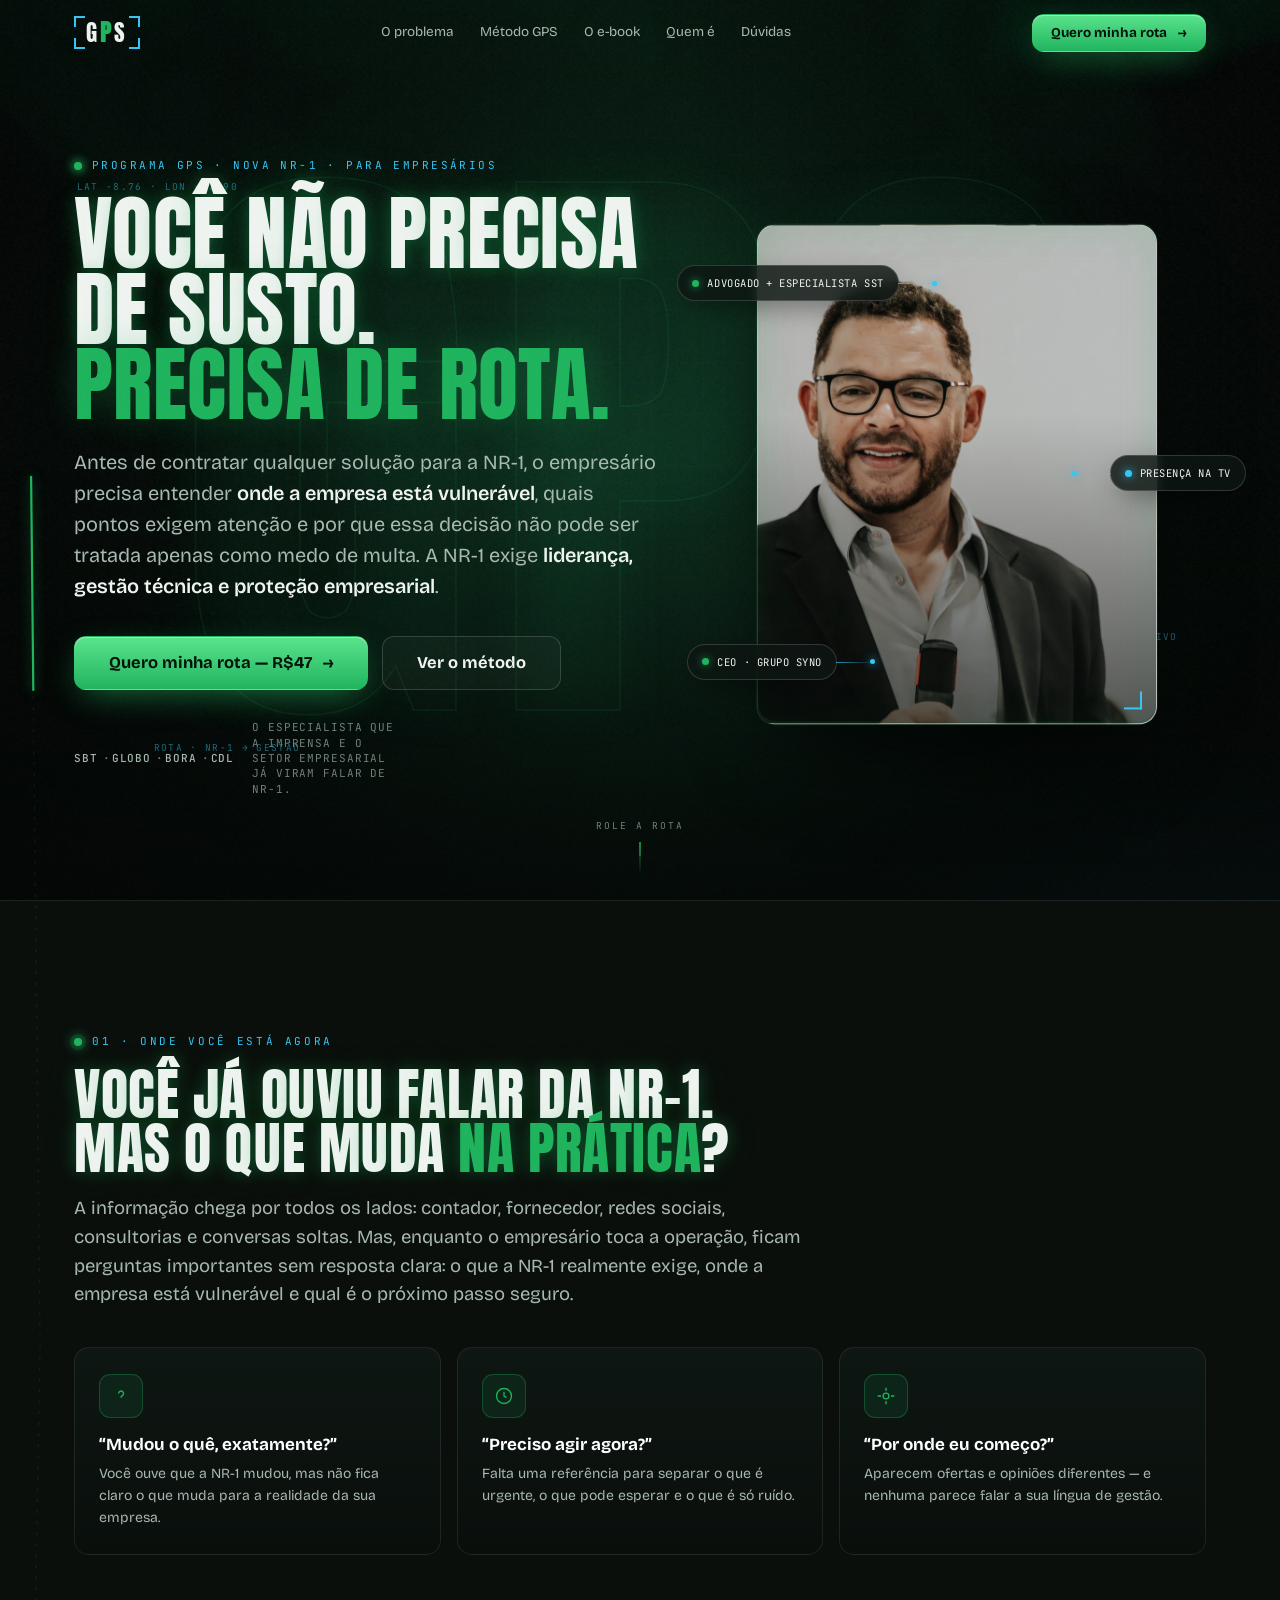
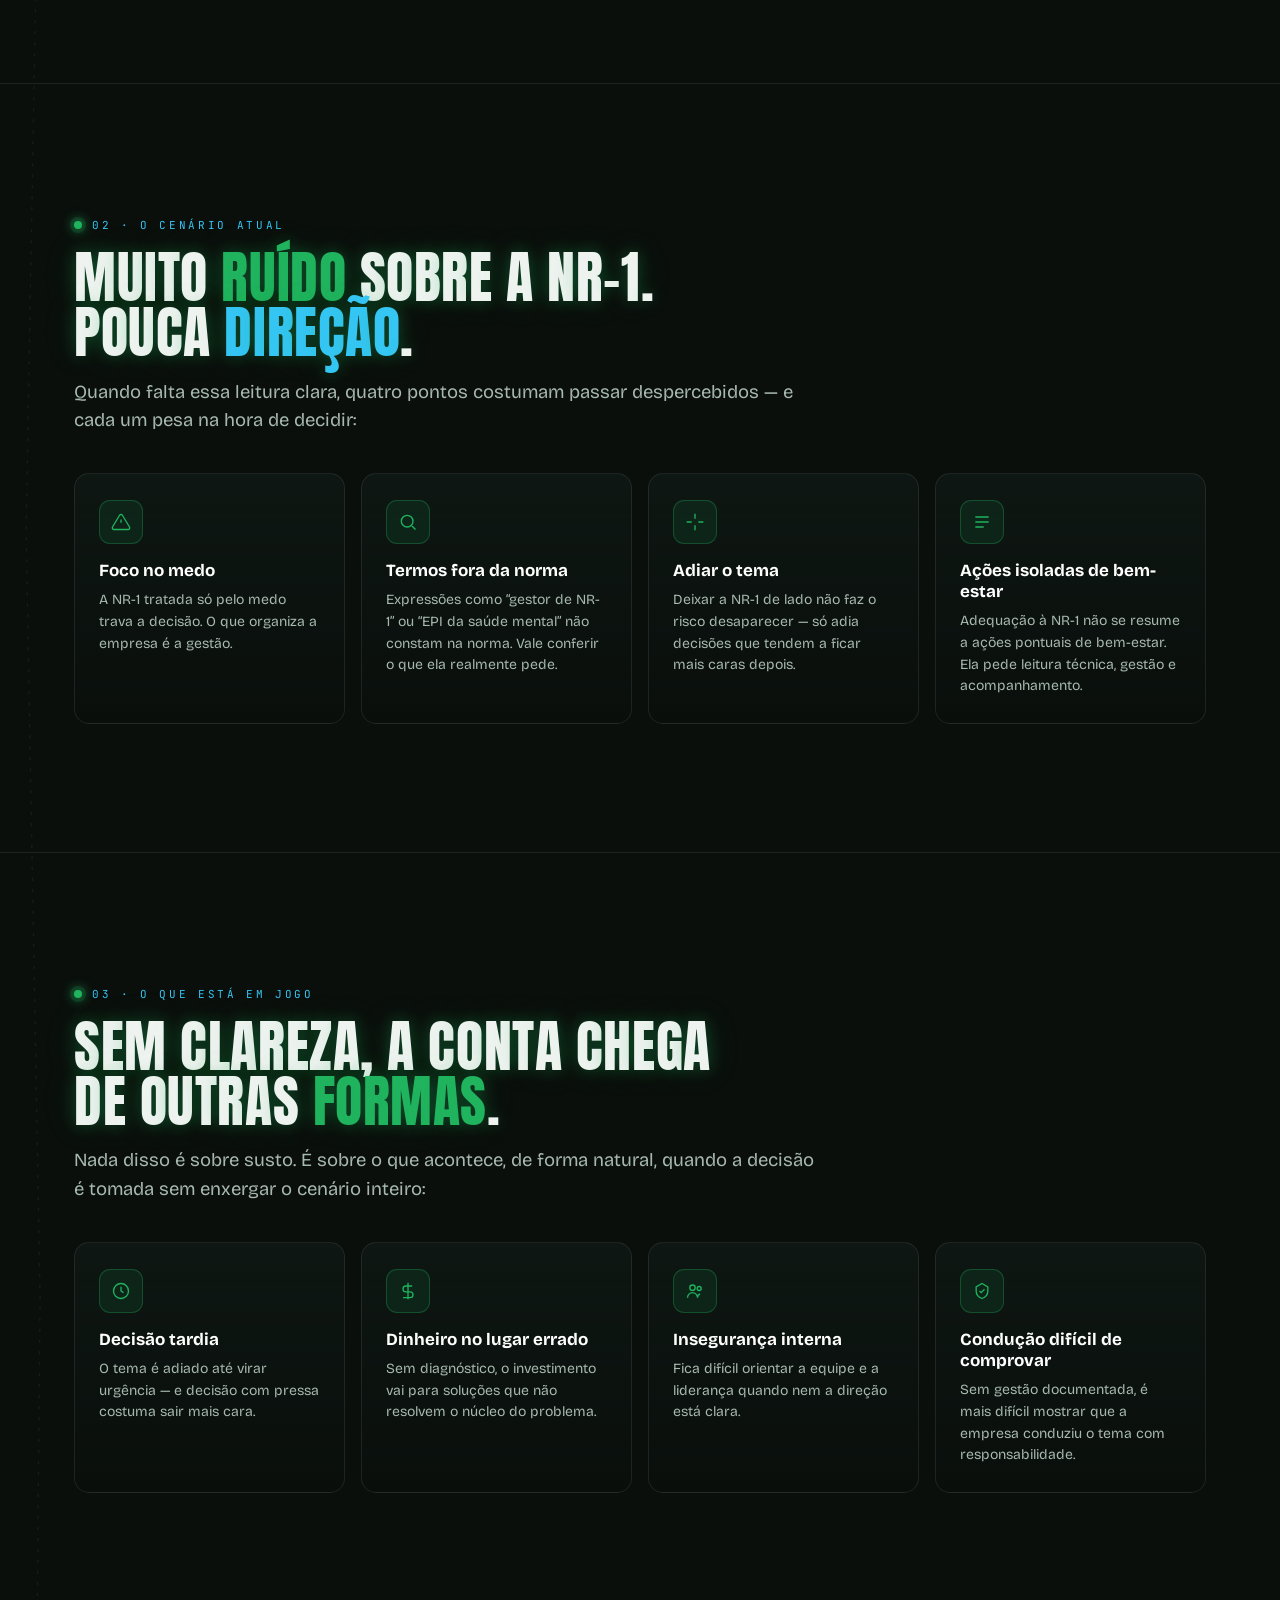
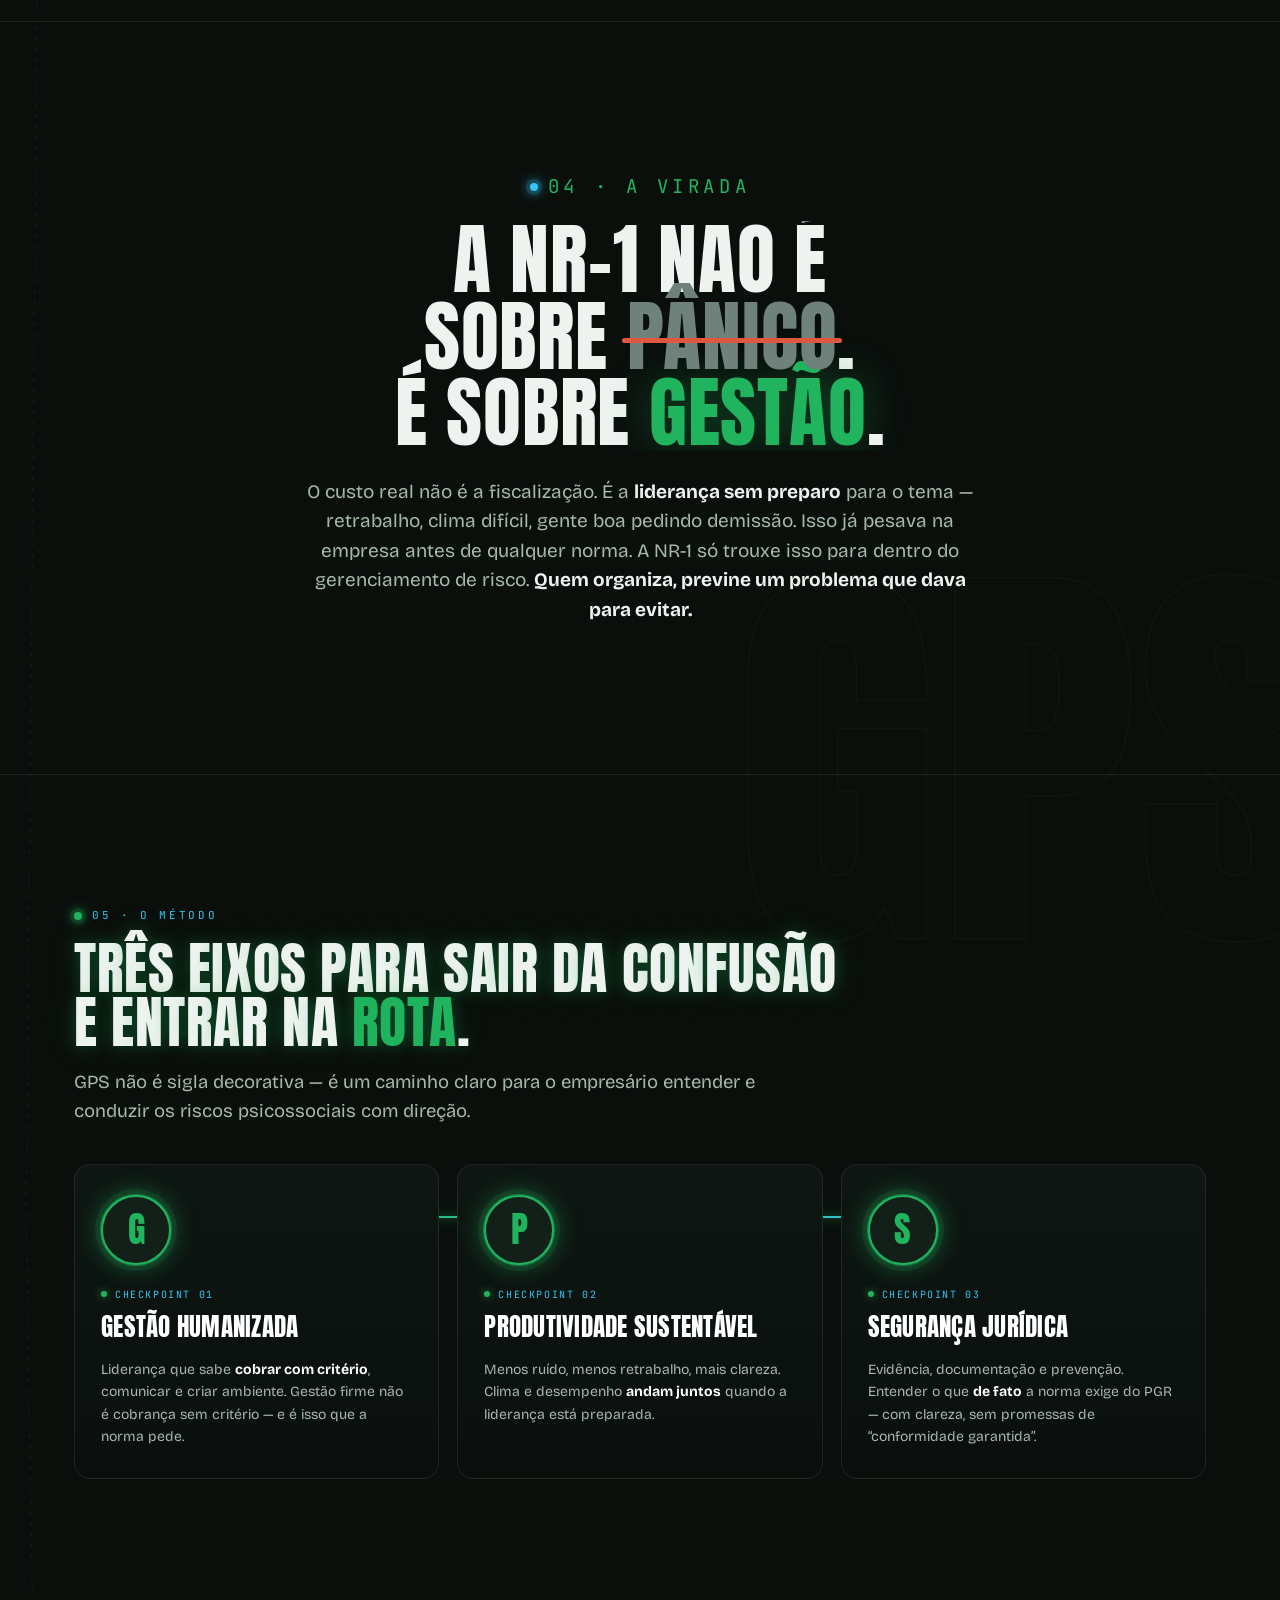
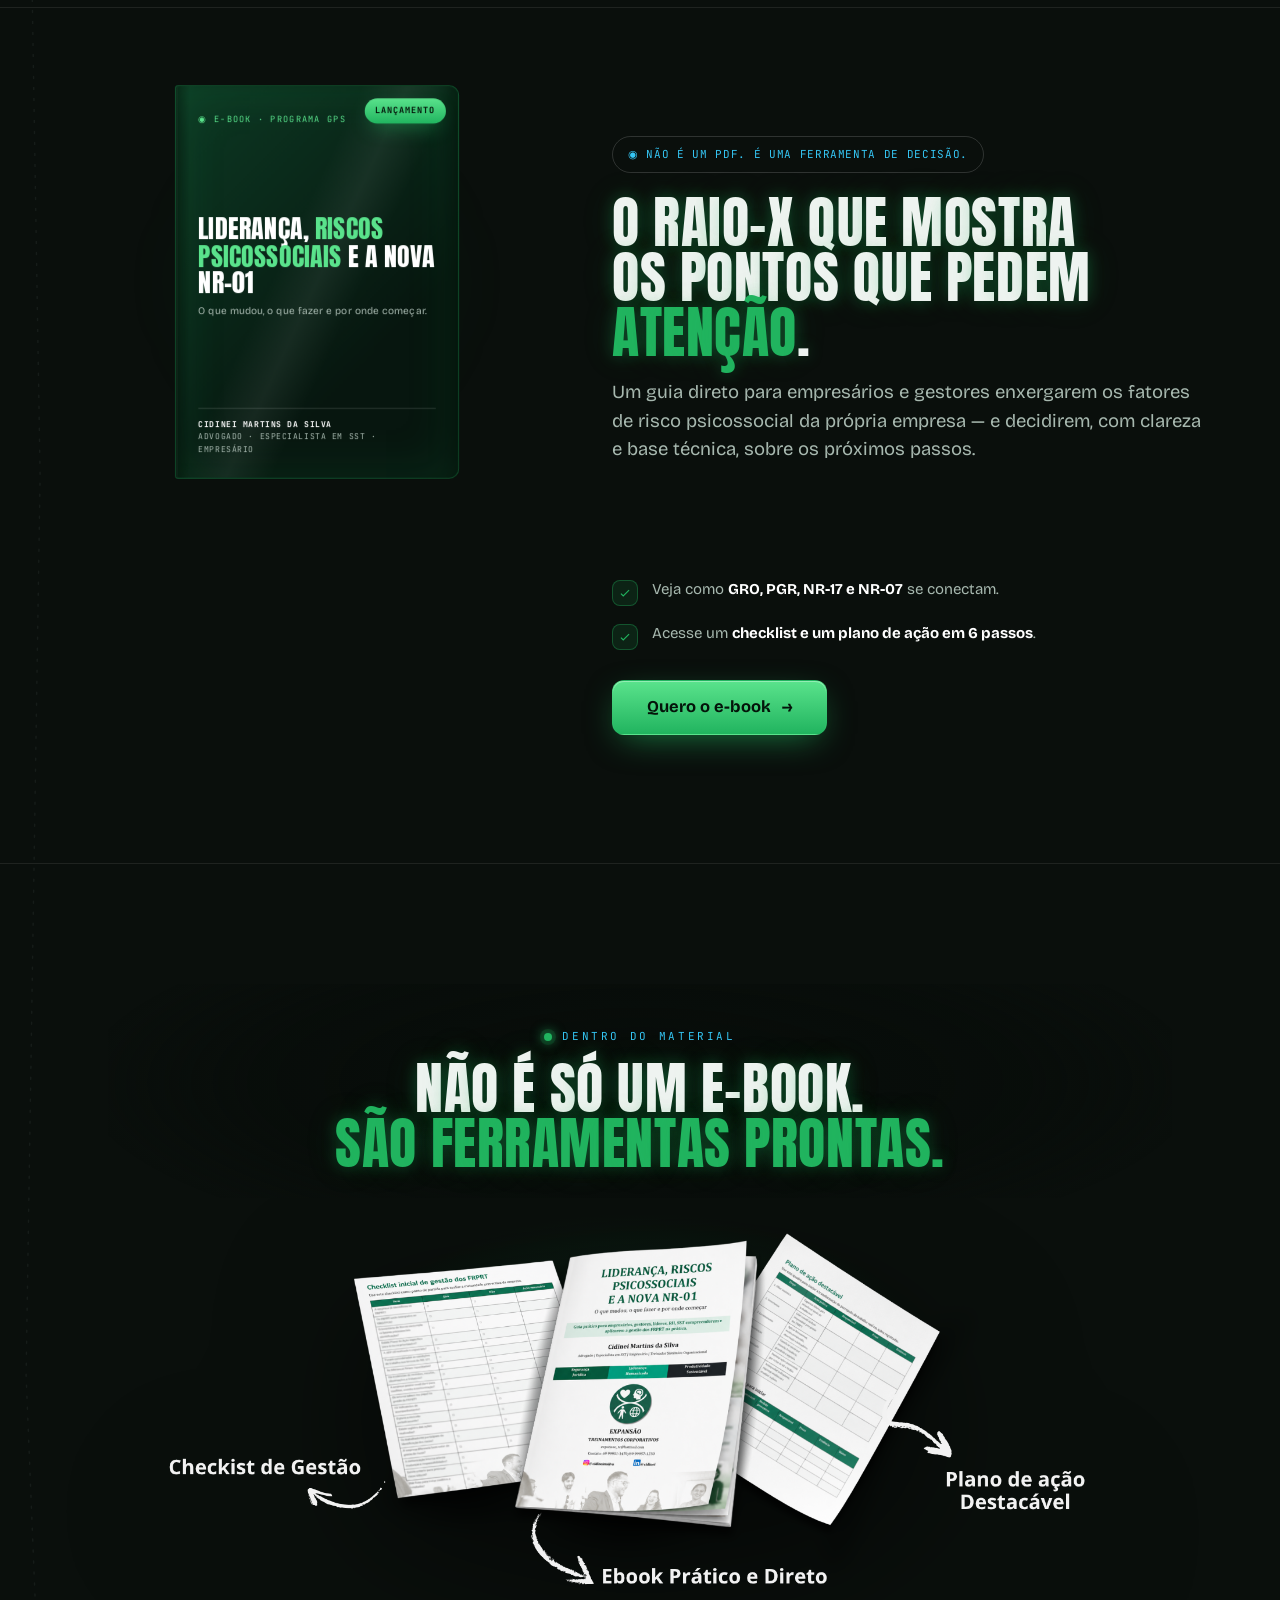
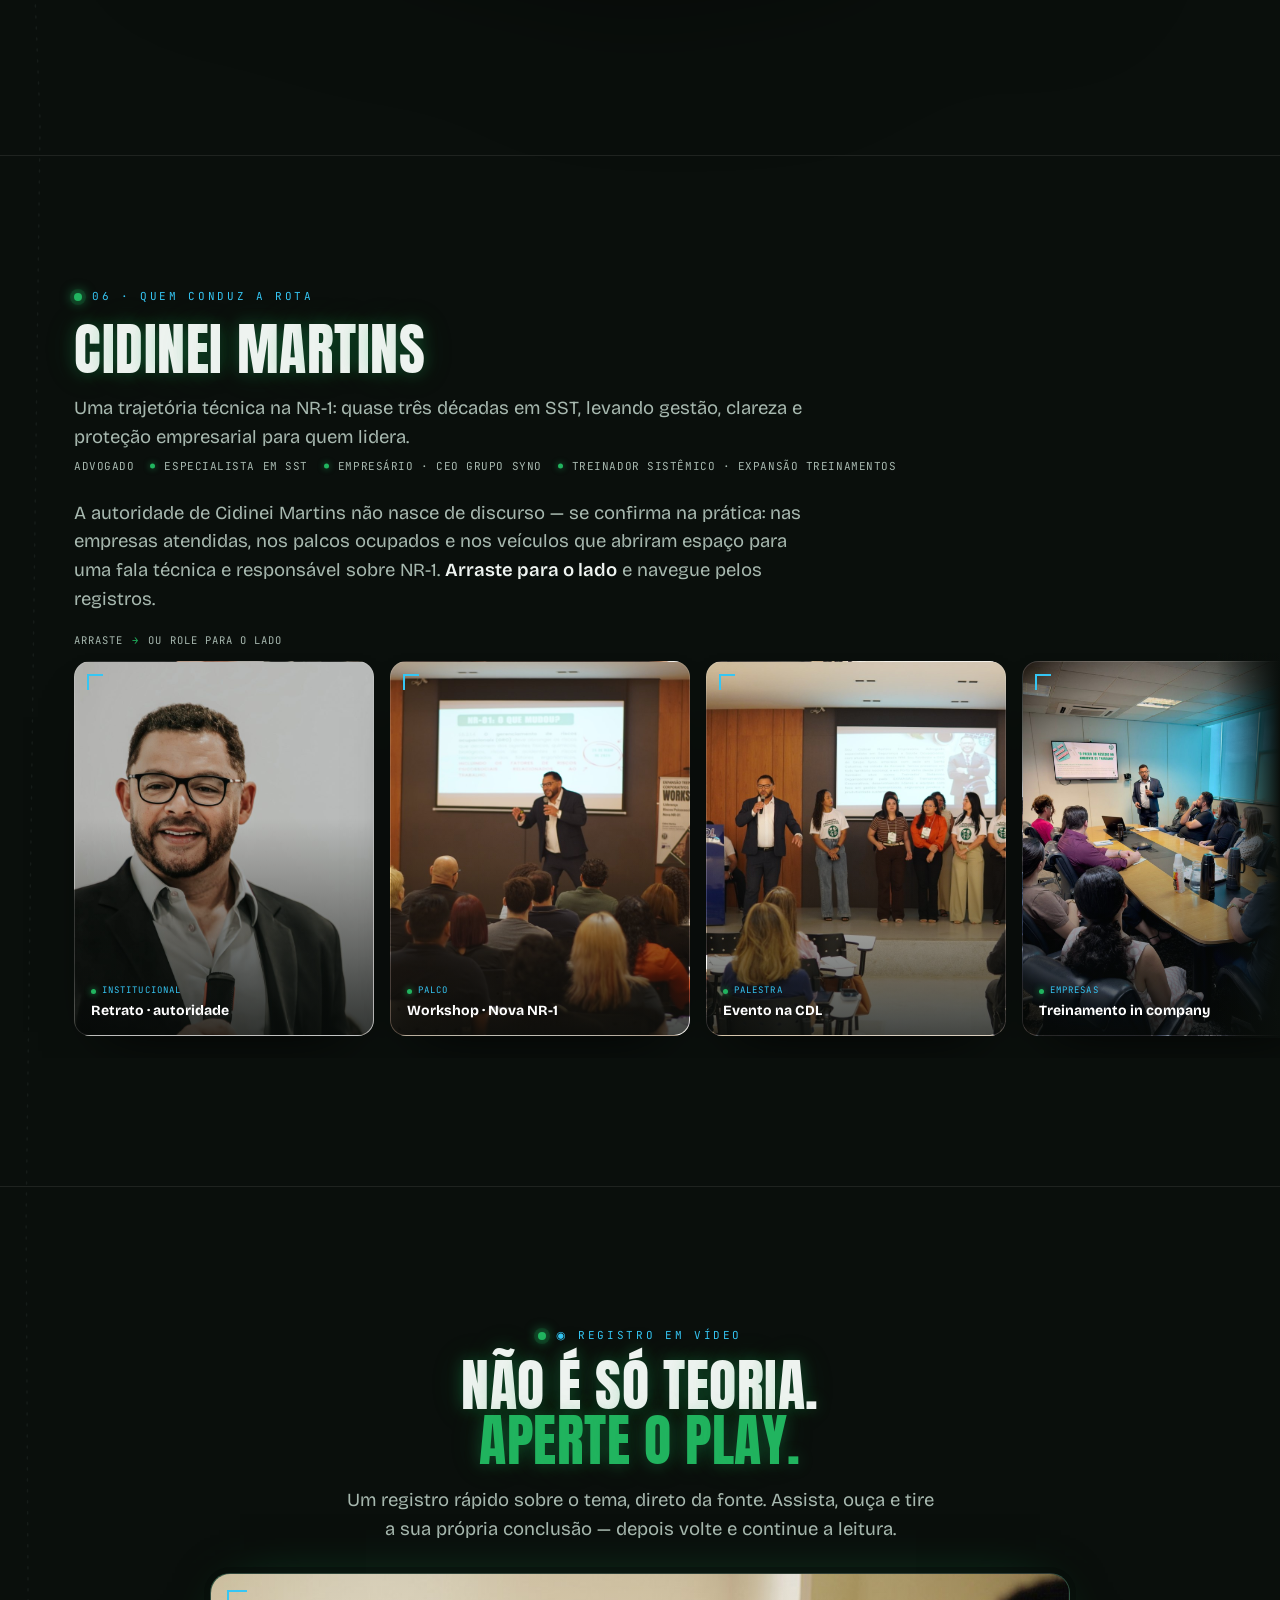
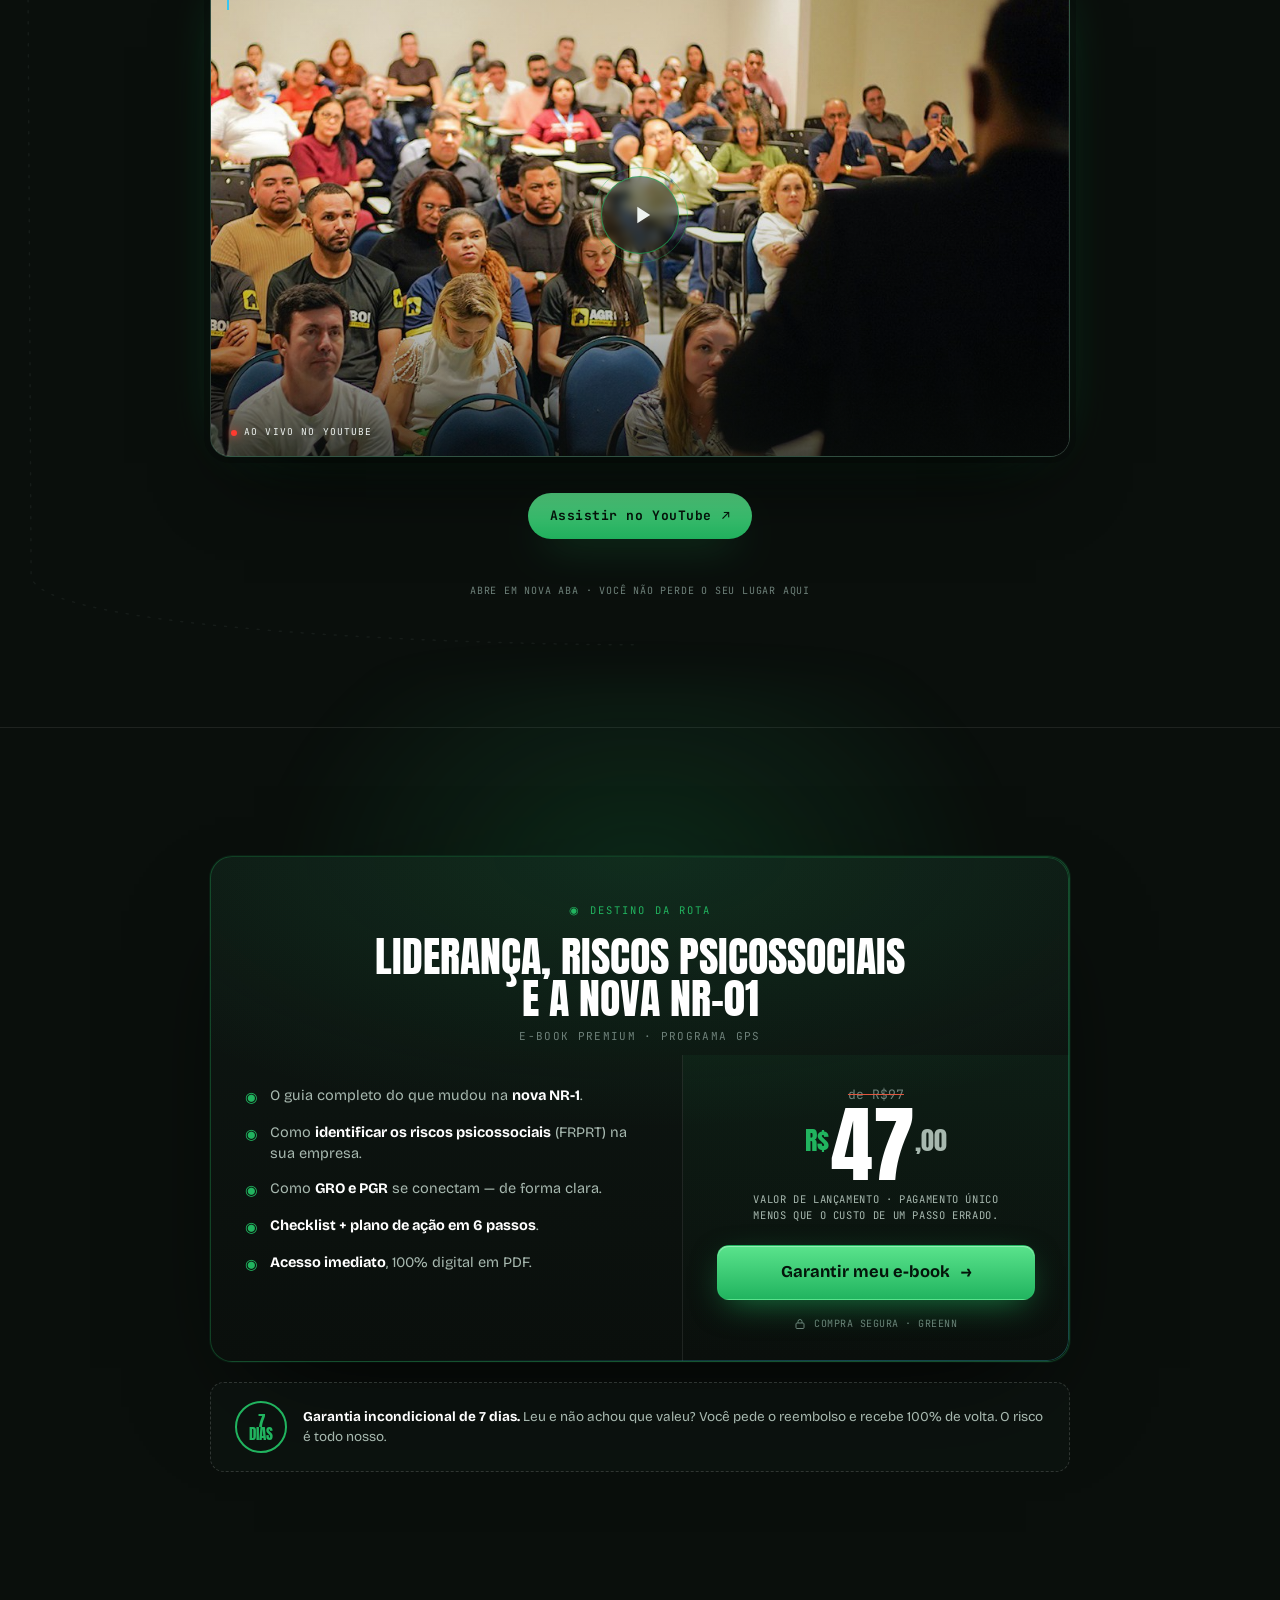
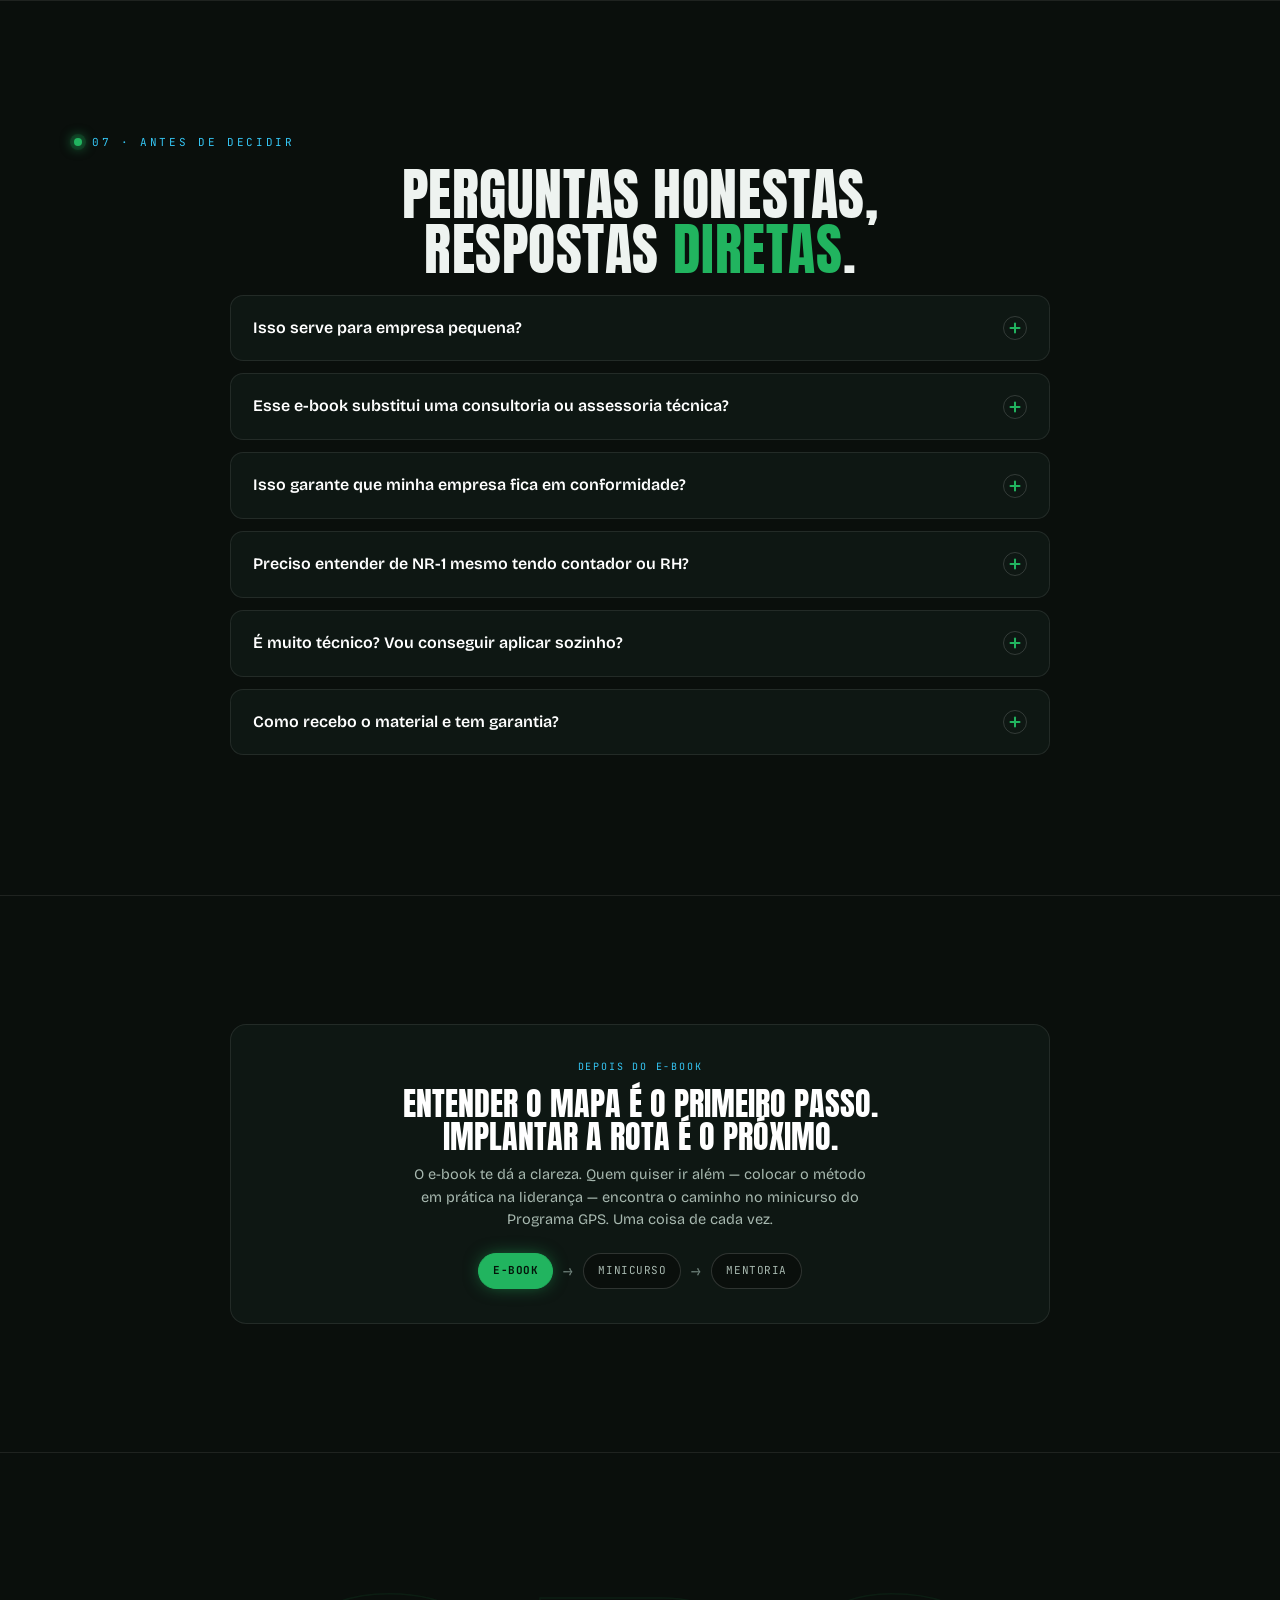
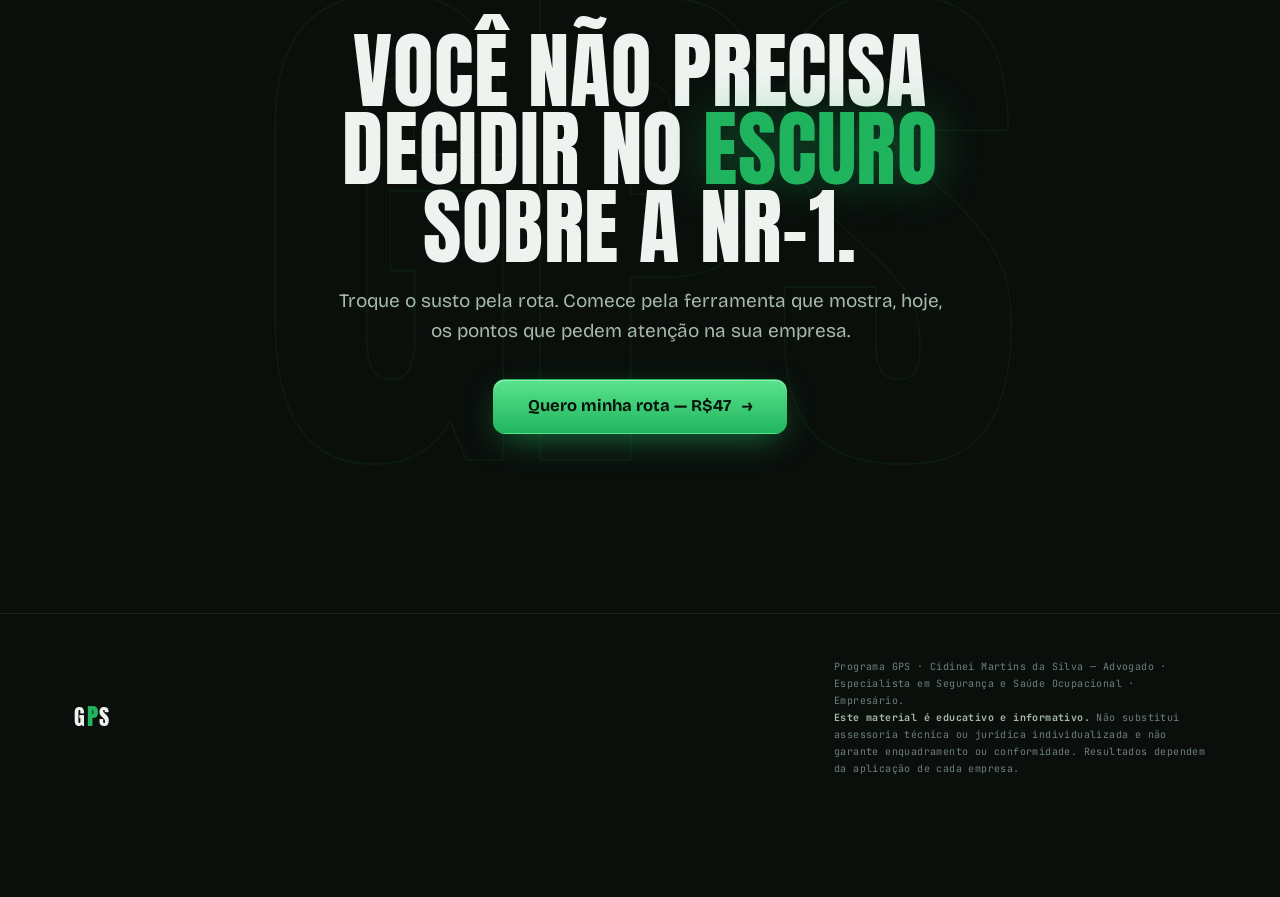
<file: gps-lp/index.html>
<!DOCTYPE html>
<html lang="pt-BR" class="no-js">
<head>
<script>document.documentElement.classList.remove('no-js');</script>
<meta charset="UTF-8">
<meta name="viewport" content="width=device-width, initial-scale=1">
<title>Programa GPS · A NR-1 não é susto. É rota. | Cidinei Martins</title>
<meta name="description" content="A nova NR-1 não precisa virar pânico. Precisa virar gestão. O e-book de entrada do Programa GPS ajuda o empresário a enxergar o cenário com clareza e decidir com mais segurança.">
<!-- Social / Open Graph -->
<meta property="og:type" content="website">
<meta property="og:locale" content="pt_BR">
<meta property="og:site_name" content="Programa GPS · Cidinei Martins">
<meta property="og:url" content="https://cidineimartins.com.br/ebookcnpj/">
<meta property="og:title" content="Programa GPS · A NR-1 não é susto. É rota.">
<meta property="og:description" content="A nova NR-1 não precisa virar pânico. Precisa virar gestão. E-book de entrada para o empresário enxergar o cenário com clareza e decidir com segurança.">
<meta property="og:image" content="https://cidineimartins.com.br/ebookcnpj/assets/og-share.jpg">
<meta property="og:image:secure_url" content="https://cidineimartins.com.br/ebookcnpj/assets/og-share.jpg">
<meta property="og:image:type" content="image/jpeg">
<meta property="og:image:width" content="1200">
<meta property="og:image:height" content="1200">
<meta property="og:image:alt" content="E-book Liderança, Riscos Psicossociais e a Nova NR-01 — Cidinei Martins da Silva. R$47, lançamento.">
<meta name="twitter:card" content="summary_large_image">
<meta name="twitter:title" content="Programa GPS · A NR-1 não é susto. É rota.">
<meta name="twitter:description" content="A nova NR-1 não precisa virar pânico. Precisa virar gestão. E-book de entrada para o empresário enxergar o cenário com clareza e decidir com segurança.">
<meta name="twitter:image" content="https://cidineimartins.com.br/ebookcnpj/assets/og-share.jpg">
<link rel="icon" href="data:image/svg+xml,<svg xmlns='http://www.w3.org/2000/svg' viewBox='0 0 32 32'><rect width='32' height='32' rx='7' fill='%230A0F0C'/><path d='M16 5 L25 27 L16 21.5 L7 27 Z' fill='%2321B45F'/></svg>">
<link rel="preconnect" href="https://fonts.googleapis.com">
<link rel="preconnect" href="https://fonts.gstatic.com" crossorigin>
<link href="https://fonts.googleapis.com/css2?family=Anton&family=Bricolage+Grotesque:opsz,wght@12..96,400;12..96,500;12..96,600;12..96,700;12..96,800&family=JetBrains+Mono:wght@400;500;700&display=swap" rel="stylesheet">
<style>
/* =====================================================================
   PROGRAMA GPS — LP P1 (Empresário) · v02 "sistema vivo"
   Upgrade de motion/experiência mantendo copy + arquitetura.
   Camadas: fundo vivo (canvas) · rota SVG que atravessa a página ·
   parallax · reveals cinematográficos · tilt 3D · CTA magnético.
   Convenção de transform: reveal usa 'translate'; tilt/parallax usam
   'transform' — propriedades independentes, compõem sem conflito.
   ===================================================================== */
:root{
  --ink:#0A0F0C; --ink-2:#0E1713; --ink-3:#132019; --ink-4:#18271F;
  --paper:#EEF3F0; --paper-dim:#A7B8AF; --muted:#6E817A;
  --green:#21B45F; --green-rgb:33,180,95; --green-2:#5AE38C; --green-deep:#0E5C33;
  --cyan:#35C6F4; --cyan-rgb:53,198,244; --amber:#E8B33D; --danger:#E0573F;
  --line:rgba(238,243,240,.09); --line-2:rgba(238,243,240,.16);
  --display:'Anton','Oswald','Arial Narrow',Impact,system-ui,sans-serif;
  --body:'Bricolage Grotesque',system-ui,-apple-system,'Segoe UI',Roboto,sans-serif;
  --mono:'JetBrains Mono',ui-monospace,'SF Mono',Menlo,monospace;
  --maxw:1180px;
}
*{margin:0;padding:0;box-sizing:border-box}
html{scroll-behavior:smooth;overflow-x:hidden}
@media (prefers-reduced-motion:reduce){html{scroll-behavior:auto}}
body{
  font-family:var(--body);background:var(--ink);color:var(--paper);
  line-height:1.55;-webkit-font-smoothing:antialiased;overflow-x:hidden;position:relative;
}
::selection{background:var(--green);color:#04140A}
:focus-visible{outline:2px solid var(--cyan);outline-offset:3px;border-radius:4px}
a{color:inherit;text-decoration:none}
img{max-width:100%;display:block}
h1,h2,h3{text-wrap:balance}

/* ---------------------------------------------------------------------
   CAMADA 0 — FUNDO VIVO
   --------------------------------------------------------------------- */
.bg{position:fixed;inset:0;z-index:0;pointer-events:none;overflow:hidden}
.bg #gl{position:absolute;inset:0;width:100%;height:100%;display:block}
.bg #amb{position:absolute;inset:0;width:100%;height:100%;opacity:.6}
.bg .grid-ov{position:absolute;inset:-6%;pointer-events:none;opacity:.5;will-change:transform;
  background-image:linear-gradient(rgba(238,243,240,.028) 1px,transparent 1px),linear-gradient(90deg,rgba(238,243,240,.028) 1px,transparent 1px);
  background-size:52px 52px;
  -webkit-mask:radial-gradient(90% 80% at 50% 40%,#000,transparent 92%);mask:radial-gradient(90% 80% at 50% 40%,#000,transparent 92%)}
.bg .veil{position:absolute;inset:0;
  background:radial-gradient(75% 55% at 50% -12%,rgba(var(--green-rgb),.07),transparent 62%),
             radial-gradient(60% 48% at 100% 110%,rgba(var(--cyan-rgb),.045),transparent 62%),
             linear-gradient(180deg,transparent 52%,rgba(4,8,6,.55))}
.bg .cursor-glow{position:absolute;top:0;left:0;width:300px;height:300px;margin:-150px 0 0 -150px;border-radius:50%;
  background:radial-gradient(circle,rgba(var(--green-rgb),.12),rgba(var(--cyan-rgb),.06) 40%,transparent 70%);
  will-change:transform;opacity:0;transition:opacity .6s}
/* rastro digital do cursor (breadcrumb GPS) */
#trail{position:fixed;inset:0;width:100%;height:100%;z-index:6;pointer-events:none;mix-blend-mode:screen}
.bg .scan{position:absolute;left:0;right:0;height:220px;top:-260px;opacity:.5;
  background:linear-gradient(180deg,transparent,rgba(var(--cyan-rgb),.05),transparent);animation:scanline 13s linear infinite}
@keyframes scanline{0%{top:-260px}100%{top:100%}}
@media (prefers-reduced-motion:reduce){.bg .scan{animation:none;display:none}}

/* rota SVG que atravessa toda a página (desktop) */
#routeSvg{position:absolute;top:0;left:0;width:100%;height:100%;z-index:1;pointer-events:none;overflow:visible;display:block}
#routeBase{fill:none;stroke:rgba(238,243,240,.055);stroke-width:1.5;stroke-dasharray:2 9;stroke-linecap:round}
#routeLive{fill:none;stroke:url(#routeGrad);stroke-width:2.2;stroke-linecap:round;filter:drop-shadow(0 0 6px rgba(var(--green-rgb),.6))}
.rbranch{fill:none;stroke:rgba(53,198,244,.55);stroke-width:1.5;stroke-linecap:round;opacity:0;transition:opacity .6s ease}
.rbranch.on{opacity:.85}
.rbnode{fill:var(--ink);stroke:var(--cyan);stroke-width:2;opacity:0;transition:opacity .5s ease}
.rbnode.on{opacity:1;fill:var(--cyan)}
.rdest{fill:var(--ink);stroke:var(--amber);stroke-width:2.5;opacity:0;transition:opacity .5s ease}
.rdest.on{opacity:1;fill:var(--amber);filter:drop-shadow(0 0 10px rgba(232,179,61,.9))}
#routeHead{fill:#eafff2;filter:drop-shadow(0 0 9px rgba(var(--green-rgb),1));opacity:0}
/* título recebe a "energia" da vertente */
.sec-h,#heroTitle,.final h2,.offer-top h2{transition:text-shadow .6s ease}
.energized{animation:enrg 1.3s ease forwards}
@keyframes enrg{0%{text-shadow:0 0 0 rgba(var(--green-rgb),0)}35%{text-shadow:0 0 30px rgba(var(--green-rgb),.7),0 0 62px rgba(var(--green-rgb),.3)}100%{text-shadow:0 0 16px rgba(var(--green-rgb),.32),0 0 34px rgba(var(--green-rgb),.15)}}
@media (prefers-reduced-motion:reduce){.energized{animation:none;text-shadow:0 0 16px rgba(var(--green-rgb),.32),0 0 34px rgba(var(--green-rgb),.15)}}

/* barra de progresso no topo */
.topbar{position:fixed;top:0;left:0;height:2px;width:100%;z-index:50;transform:scaleX(0);transform-origin:left;
  background:linear-gradient(90deg,var(--green),var(--cyan));box-shadow:0 0 12px rgba(var(--green-rgb),.7)}

/* wrap + camadas de conteúdo acima da rota */
.wrap{position:relative;z-index:2;max-width:var(--maxw);margin:0 auto;padding:0 24px}
.nav,.hero,.section,.final,footer{position:relative;z-index:2}

/* fragmentos "GPS" decorativos (marca d'água / profundidade) */
.scene-ghost{position:absolute;z-index:0;pointer-events:none;font-family:var(--display);text-transform:uppercase;
  color:transparent;-webkit-text-stroke:1.4px rgba(var(--green-rgb),.06);line-height:.8;user-select:none;will-change:transform}

/* ---------------------------------------------------------------------
   SHARED
   --------------------------------------------------------------------- */
.eyebrow{font-family:var(--mono);font-size:11px;letter-spacing:.24em;text-transform:uppercase;
  color:var(--cyan);display:inline-flex;align-items:center;gap:10px;margin-bottom:16px}
.eyebrow::before{content:"";width:8px;height:8px;border-radius:50%;background:var(--green);
  box-shadow:0 0 0 4px rgba(var(--green-rgb),.15),0 0 12px 2px rgba(var(--green-rgb),.7);animation:pulseDot 2.6s ease-in-out infinite}
@keyframes pulseDot{0%,100%{box-shadow:0 0 0 4px rgba(var(--green-rgb),.15),0 0 12px 2px rgba(var(--green-rgb),.7)}50%{box-shadow:0 0 0 6px rgba(var(--green-rgb),.05),0 0 18px 3px rgba(var(--green-rgb),.9)}}
@media (prefers-reduced-motion:reduce){.eyebrow::before{animation:none}}
.eyebrow.alt{color:var(--green)}
.eyebrow.alt::before{background:var(--cyan);box-shadow:0 0 0 4px rgba(var(--cyan-rgb),.15),0 0 12px 2px rgba(var(--cyan-rgb),.7)}
.sec-h{font-family:var(--display);font-weight:400;font-size:clamp(30px,5vw,56px);line-height:.98;
  text-transform:uppercase;letter-spacing:.01em;margin-bottom:18px}
.sec-h .g{color:var(--green)}
.sec-h .c{color:var(--cyan)}
.sec-lead{font-size:clamp(15px,1.7vw,18.5px);color:var(--paper-dim);max-width:62ch;margin-bottom:38px}
.sec-lead b{color:var(--paper);font-weight:600}
.section{padding:clamp(70px,10vw,132px) 0;border-top:1px solid var(--line)}

/* reveal cinematográfico (usa translate/opacity/filter) */
.rv{opacity:0;translate:0 34px;filter:blur(7px);
  transition:opacity .85s cubic-bezier(.16,.8,.24,1),translate .85s cubic-bezier(.16,.8,.24,1),filter .85s cubic-bezier(.16,.8,.24,1)}
.rv.in{opacity:1;translate:0 0;filter:blur(0)}
.rv.rvx{translate:-40px 0}.rv.rvx.in{translate:0 0}
.rv.rvr{translate:40px 0}.rv.rvr.in{translate:0 0}
@media (prefers-reduced-motion:reduce){.rv{translate:0 16px;filter:none}}

/* tipografia cinética (letra a letra, sem quebrar palavra) */
.kin .word{display:inline-block;white-space:nowrap}
.kin .ltr{display:inline-block}
.kin .ltr>i{display:inline-block;font-style:normal;opacity:0;translate:0 .55em;filter:blur(6px);
  transition:opacity .55s cubic-bezier(.2,.8,.2,1),translate .6s cubic-bezier(.16,.9,.24,1),filter .55s}
.kin.in .ltr>i{opacity:1;translate:0 0;filter:blur(0)}
/* FALLBACK sem JS: se o script de reveal não rodar, mostra tudo (nada de página em branco) */
html.no-js .rv,html.no-js .rv.rvx,html.no-js .rv.rvr{opacity:1!important;translate:0 0!important;filter:none!important}
html.no-js .turn .big{clip-path:none!important;-webkit-clip-path:none!important}
html.no-js .kin .ltr>i{opacity:1!important;translate:0 0!important;filter:none!important}

/* buttons + CTA magnético */
.btn{font-family:var(--body);font-weight:700;font-size:15px;border-radius:12px;padding:15px 26px;position:relative;
  cursor:pointer;border:1px solid transparent;display:inline-flex;align-items:center;gap:11px;overflow:hidden;
  transition:transform .25s cubic-bezier(.2,.7,.2,1),box-shadow .25s,background .2s,border-color .2s;line-height:1;text-align:center}
.btn .arw{transition:transform .25s;position:relative;z-index:1}
.btn>span:not(.arw),.btn{white-space:nowrap}
.btn:hover .arw{transform:translateX(4px)}
.btn-primary{background:linear-gradient(180deg,var(--green-2),var(--green));color:#04140A;
  box-shadow:0 10px 34px -10px rgba(var(--green-rgb),.7),inset 0 1px 0 rgba(255,255,255,.35)}
.btn-primary::before{content:"";position:absolute;top:0;left:-60%;width:45%;height:100%;
  background:linear-gradient(100deg,transparent,rgba(255,255,255,.5),transparent);transform:skewX(-18deg);transition:none}
.btn-primary:hover::before{animation:sheenmove .8s ease}
@keyframes sheenmove{0%{left:-60%}100%{left:130%}}
.btn-primary:hover{box-shadow:0 18px 50px -10px rgba(var(--green-rgb),.9),inset 0 1px 0 rgba(255,255,255,.4)}
.btn-ghost{background:rgba(238,243,240,.03);color:var(--paper);border-color:var(--line-2)}
.btn-ghost:hover{border-color:var(--green);background:rgba(var(--green-rgb),.08)}
.btn-lg{font-size:16.5px;padding:18px 34px}
@media (prefers-reduced-motion:reduce){.btn-primary:hover::before{animation:none}}

/* ---------------------------------------------------------------------
   NAVBAR
   --------------------------------------------------------------------- */
.nav{position:fixed;top:0;left:0;right:0;z-index:40;transition:background .3s,border-color .3s,backdrop-filter .3s;border-bottom:1px solid transparent}
.nav.solid{background:rgba(8,12,10,.8);backdrop-filter:blur(14px);border-bottom-color:var(--line)}
.nav-in{max-width:var(--maxw);margin:0 auto;padding:14px 24px;display:flex;align-items:center;justify-content:space-between;gap:16px}
.logo{display:inline-flex;align-items:center;gap:0;position:relative;padding:5px 12px}
.logo .br{position:absolute;width:11px;height:11px;border:2px solid var(--cyan);transition:.4s}
.logo:hover .br{width:14px;height:14px}
.logo .br.tl{top:0;left:0;border-right:none;border-bottom:none}
.logo .br.tr{top:0;right:0;border-left:none;border-bottom:none}
.logo .br.bl{bottom:0;left:0;border-right:none;border-top:none}
.logo .br.br2{bottom:0;right:0;border-left:none;border-top:none}
.logo .tx{font-family:var(--display);font-size:23px;letter-spacing:3px;color:var(--paper);line-height:1}
.logo .tx b{color:var(--green)}
.nav-links{display:flex;align-items:center;gap:26px}
.nav-links a{font-size:13.5px;color:var(--paper-dim);transition:color .2s;position:relative}
.nav-links a::after{content:"";position:absolute;left:0;bottom:-5px;height:1px;width:0;background:var(--green);transition:width .25s}
.nav-links a:hover{color:var(--paper)}.nav-links a:hover::after{width:100%}
.nav-cta{font-size:13.5px;padding:11px 18px}
@media(max-width:880px){.nav-links a{display:none}}

/* ---------------------------------------------------------------------
   HERO
   --------------------------------------------------------------------- */
.hero{min-height:100svh;display:flex;align-items:center;padding:120px 0 70px;border-top:none;overflow:hidden}
.hero-ghost{position:absolute;inset:0;display:flex;align-items:center;justify-content:center;z-index:1;pointer-events:none;overflow:hidden;will-change:transform,opacity}
.hero-ghost .gh{position:absolute;font-family:var(--display);font-size:min(48vw,660px);letter-spacing:.03em;line-height:1;text-transform:uppercase}
.hero-ghost .gh.outline{color:transparent;-webkit-text-stroke:1.6px rgba(var(--green-rgb),.10)}
.hero-ghost .gh.blur{color:rgba(var(--green-rgb),.05);filter:blur(26px)}
.hero-hud{position:absolute;inset:0;z-index:1;pointer-events:none;font-family:var(--mono);font-size:9.5px;letter-spacing:.14em;text-transform:uppercase;color:rgba(53,198,244,.5)}
.hero-hud span{position:absolute}
.hero-hud .h1{top:20%;left:6%}.hero-hud .h2{top:70%;right:8%}.hero-hud .h3{bottom:16%;left:12%}
@media(max-width:940px){.hero-hud{display:none}}
.hero-grid{position:relative;z-index:2;display:grid;grid-template-columns:1.08fr .92fr;gap:48px;align-items:center;width:100%}
@media(max-width:940px){.hero-grid{grid-template-columns:1fr;gap:38px}.hero-grid>*{min-width:0}}
.hero .kick{font-family:var(--mono);font-size:11px;letter-spacing:.22em;text-transform:uppercase;color:var(--cyan);
  display:inline-flex;align-items:center;gap:10px;margin-bottom:22px}
.hero .kick::before{content:"";width:8px;height:8px;border-radius:50%;background:var(--green);box-shadow:0 0 10px 2px rgba(var(--green-rgb),.8)}
.hero h1{font-family:var(--display);font-weight:400;text-transform:uppercase;
  font-size:clamp(38px,6.6vw,82px);line-height:.92;letter-spacing:.005em;margin-bottom:24px}
.hero h1 .l1,.hero h1 .l2{display:block}
.hero h1 .l2{color:var(--green);text-shadow:0 0 34px rgba(var(--green-rgb),.3)}
.hero .sub{font-size:clamp(16px,1.9vw,20px);color:var(--paper-dim);max-width:52ch;margin-bottom:34px}
.hero .sub b{color:var(--paper);font-weight:600}
.hero-cta{display:flex;flex-wrap:wrap;gap:14px;margin-bottom:30px}
.hero-auth{display:flex;align-items:center;gap:18px;flex-wrap:wrap;font-family:var(--mono);font-size:11px;letter-spacing:.08em;text-transform:uppercase;color:var(--muted)}
.hero-auth .media{display:flex;gap:14px;align-items:center}
.hero-auth .media span{color:var(--paper-dim);font-weight:500;position:relative}
.hero-auth .media span+span::before{content:"·";position:absolute;left:-9px;color:var(--muted)}
.hero-auth .txt{max-width:22ch;line-height:1.4}

.hero-visual{position:relative;min-height:460px;display:flex;align-items:center;justify-content:center;perspective:1200px}
.photo{position:relative;width:100%;max-width:400px;aspect-ratio:4/5;border-radius:18px;overflow:hidden;
  border:1px solid var(--line-2);
  background:var(--photo,none),radial-gradient(120% 80% at 70% 10%,rgba(var(--green-rgb),.22),transparent 55%),linear-gradient(180deg,var(--ink-3),var(--ink));
  background-size:cover;background-position:center top;
  box-shadow:0 40px 90px -34px rgba(0,0,0,.92),0 0 0 1px rgba(var(--green-rgb),.14);
  transition:box-shadow .5s}
.photo::after{content:"";position:absolute;inset:0;pointer-events:none;background:linear-gradient(180deg,transparent 38%,rgba(8,12,10,.55) 100%)}
/* borda luminosa animada */
.photo .aura{position:absolute;inset:-1px;border-radius:19px;pointer-events:none;padding:1px;
  background:conic-gradient(from var(--a,0deg),transparent 0deg,rgba(var(--green-rgb),.7) 60deg,rgba(var(--cyan-rgb),.6) 120deg,transparent 200deg,transparent 360deg);
  -webkit-mask:linear-gradient(#000 0 0) content-box,linear-gradient(#000 0 0);-webkit-mask-composite:xor;mask-composite:exclude;
  opacity:.55;animation:spinAura 7s linear infinite}
@keyframes spinAura{to{--a:360deg}}
@property --a{syntax:'<angle>';inherits:false;initial-value:0deg}
@media (prefers-reduced-motion:reduce){.photo .aura{animation:none}}
.photo .rim{position:absolute;inset:0;border-radius:18px;pointer-events:none;box-shadow:inset 0 0 40px rgba(var(--green-rgb),.14),inset 0 -2px 0 rgba(var(--green-rgb),.25)}
/* varredura de sinal */
.photo .sweep{position:absolute;left:0;right:0;height:34%;top:-40%;pointer-events:none;
  background:linear-gradient(180deg,transparent,rgba(var(--cyan-rgb),.16),transparent);animation:sweepDown 6s ease-in-out infinite}
@keyframes sweepDown{0%{top:-40%}60%,100%{top:120%}}
@media (prefers-reduced-motion:reduce){.photo .sweep{animation:none;display:none}}
.photo .frame-lab{position:absolute;top:14px;left:14px;z-index:3;font-family:var(--mono);font-size:9px;letter-spacing:.14em;text-transform:uppercase;color:var(--cyan);background:rgba(8,12,10,.6);padding:5px 9px;border-radius:6px;border:1px solid var(--line-2)}
.photo .ph-note{position:absolute;inset:0;display:flex;flex-direction:column;align-items:center;justify-content:center;gap:10px;text-align:center;padding:20px;color:var(--muted);font-family:var(--mono);font-size:10px;letter-spacing:.1em;text-transform:uppercase}
.photo .ph-note svg{width:54px;height:54px;opacity:.5}
.photo.has-img .ph-note{display:none}
.photo .brk{position:absolute;width:18px;height:18px;border:2px solid var(--cyan);z-index:3}
.photo .brk.a{bottom:14px;right:14px;border-left:none;border-top:none}
.chipfloat{position:absolute;z-index:4;font-family:var(--mono);font-size:10.5px;letter-spacing:.05em;text-transform:uppercase;
  color:var(--paper);background:rgba(14,23,19,.82);backdrop-filter:blur(6px);border:1px solid var(--line-2);border-radius:999px;
  padding:9px 14px;display:inline-flex;align-items:center;gap:8px;white-space:nowrap;box-shadow:0 10px 30px -12px rgba(0,0,0,.9)}
.chipfloat i{width:7px;height:7px;border-radius:50%;background:var(--green);box-shadow:0 0 8px rgba(var(--green-rgb),.9);font-style:normal}
.chipfloat.c i{background:var(--cyan);box-shadow:0 0 8px rgba(var(--cyan-rgb),.9)}
.chipfloat.f1{top:8%;left:-6%}.chipfloat.f2{top:46%;right:-8%}.chipfloat.f3{bottom:9%;left:-4%}
/* vertentes: linha + nó saindo do chip em direção à foto (não parecem "soltos") */
.chipfloat::after{content:"";position:absolute;top:50%;height:1px;width:38px;pointer-events:none;opacity:.9}
.chipfloat::before{content:"";position:absolute;top:50%;width:5px;height:5px;margin-top:-2.5px;border-radius:50%;
  background:var(--cyan);box-shadow:0 0 9px rgba(53,198,244,.95);pointer-events:none}
.chipfloat.f1::after,.chipfloat.f3::after{left:100%;background:linear-gradient(90deg,rgba(53,198,244,.8),transparent)}
.chipfloat.f2::after{right:100%;background:linear-gradient(270deg,rgba(53,198,244,.8),transparent)}
.chipfloat.f1::before,.chipfloat.f3::before{left:calc(100% + 34px)}
.chipfloat.f2::before{right:calc(100% + 34px)}
@media(max-width:940px){.chipfloat.f1{left:2%}.chipfloat.f2{right:2%}.chipfloat.f3{left:2%}
  .chipfloat::after{width:22px}.chipfloat.f1::before,.chipfloat.f3::before{left:calc(100% + 20px)}.chipfloat.f2::before{right:calc(100% + 20px)}}
.float-anim{animation:floaty 5s ease-in-out infinite}
.float-anim.d2{animation-delay:-1.6s}.float-anim.d3{animation-delay:-3.1s}
@keyframes floaty{0%,100%{transform:translateY(0)}50%{transform:translateY(-9px)}}
@media (prefers-reduced-motion:reduce){.float-anim{animation:none}}
.scrollcue{position:absolute;bottom:24px;left:50%;transform:translateX(-50%);z-index:3;font-family:var(--mono);font-size:9.5px;letter-spacing:.22em;text-transform:uppercase;color:var(--muted);display:flex;flex-direction:column;align-items:center;gap:8px}
.scrollcue .ln{width:1px;height:34px;background:linear-gradient(180deg,var(--green),transparent);position:relative;overflow:hidden}
.scrollcue .ln::after{content:"";position:absolute;left:0;top:0;width:1px;height:40%;background:var(--green-2);animation:drop 1.9s ease-in-out infinite}
@keyframes drop{0%{transform:translateY(-120%)}100%{transform:translateY(280%)}}
@media (prefers-reduced-motion:reduce){.scrollcue .ln::after{animation:none}}

/* ---------------------------------------------------------------------
   GRIDS / CARDS (com vida: tilt 3D, borda animada, sheen)
   --------------------------------------------------------------------- */
.grid{display:grid;gap:16px}
.g2{grid-template-columns:repeat(2,1fr)}.g3{grid-template-columns:repeat(3,1fr)}.g4{grid-template-columns:repeat(4,1fr)}
@media(max-width:860px){.g3,.g4{grid-template-columns:1fr 1fr}}
@media(max-width:560px){.g2,.g3,.g4{grid-template-columns:1fr}}
.card{background:linear-gradient(180deg,var(--ink-2),rgba(10,15,12,.6));border:1px solid var(--line);border-radius:15px;
  padding:26px 24px;position:relative;overflow:hidden;transform-style:preserve-3d;
  transition:border-color .4s,box-shadow .4s,transform .3s cubic-bezier(.2,.7,.2,1)}
.card::before{content:"";position:absolute;inset:0;border-radius:inherit;padding:1px;pointer-events:none;
  background:linear-gradient(130deg,transparent 20%,rgba(var(--green-rgb),.55),transparent 70%);
  -webkit-mask:linear-gradient(#000 0 0) content-box,linear-gradient(#000 0 0);-webkit-mask-composite:xor;mask-composite:exclude;opacity:0;transition:opacity .4s}
.card::after{content:"";position:absolute;width:280px;height:280px;top:var(--cy,50%);left:var(--cx,50%);transform:translate(-50%,-50%);
  background:radial-gradient(circle,rgba(var(--green-rgb),.14),transparent 60%);opacity:0;transition:opacity .4s;pointer-events:none}
.card:hover{border-color:rgba(var(--green-rgb),.35);box-shadow:0 30px 60px -30px rgba(0,0,0,.95),0 0 40px -20px rgba(var(--green-rgb),.4)}
.card:hover::before,.card:hover::after{opacity:1}
.card .ic{width:44px;height:44px;border-radius:11px;background:rgba(var(--green-rgb),.1);border:1px solid rgba(var(--green-rgb),.3);
  display:flex;align-items:center;justify-content:center;margin-bottom:16px;color:var(--green);transition:.4s;transform:translateZ(30px)}
.card:hover .ic{background:rgba(var(--green-rgb),.16);box-shadow:0 0 22px -4px rgba(var(--green-rgb),.6)}
.card .ic svg{width:20px;height:20px}
.card .lab{font-family:var(--mono);font-size:10px;letter-spacing:.16em;text-transform:uppercase;color:var(--cyan);display:block;margin-bottom:9px}
.card .t{font-weight:700;font-size:17px;color:#fff;margin-bottom:8px;line-height:1.25;transform:translateZ(20px)}
.card .d{font-size:14px;color:var(--paper-dim);line-height:1.55}
/* ic numerado (cards do conteúdo do e-book) */
.card .ic.num{font-family:var(--mono);font-weight:700;font-size:16px;color:var(--green)}
/* ── PRÉVIA DO E-BOOK · banner das ferramentas (imagem real, fundo transparente) ── */
.ebook-stage{position:relative;margin:30px auto 0;max-width:1340px;padding:0 8px}
.ebook-art{position:relative;width:100%;padding-top:clamp(94px,12vw,152px)}
.ebook-art::before{content:"";position:absolute;left:50%;top:54%;transform:translate(-50%,-50%);width:72%;height:64%;z-index:0;
  background:radial-gradient(closest-side,rgba(var(--green-rgb),.16),transparent 72%);pointer-events:none}
.ebook-art img{position:relative;z-index:1;display:block;width:100%;height:auto;filter:drop-shadow(0 44px 66px rgba(0,0,0,.5))}
/* texto POR CIMA da arte */
.ebook-over{position:absolute;left:50%;top:0;transform:translateX(-50%);z-index:3;pointer-events:none;text-align:center;width:min(760px,94%);padding:2px 24px 14px}
.ebook-over::before{content:"";position:absolute;left:-20%;right:-20%;top:-38px;height:214px;z-index:-1;
  background:radial-gradient(64% 100% at 50% 46%,rgba(7,12,9,.92),rgba(7,12,9,.5) 58%,transparent 82%)}
.ebook-over .sec-h{margin:0}
.ebook-over .over-hint{margin-top:14px;display:inline-flex;align-items:center;gap:8px;font-family:var(--mono);font-size:10px;letter-spacing:.1em;text-transform:uppercase;color:var(--cyan)}
.ebook-over .over-hint svg{width:15px;height:15px;fill:none;stroke:var(--cyan);stroke-width:1.6}
@media(max-width:620px){
  .ebook-stage{margin-top:12px;padding:0}
  .ebook-art{padding-top:0}
  .ebook-over{position:static;transform:none;width:auto;pointer-events:auto;padding:0 0 16px}
  .ebook-over::before{display:none}
}
/* prova social em VÍDEO — 1 vídeo em destaque (YouTube, leve: thumb + link) */
.vfeature{display:flex;flex-direction:column;align-items:center;gap:30px;margin-top:8px;text-align:center}
.vcopy{max-width:60ch}
.vcopy .eyebrow{margin-bottom:14px;justify-content:center}
.vcopy .sec-lead{margin-bottom:0}
.vphone{position:relative;display:block;width:100%;max-width:860px;aspect-ratio:16/9;border-radius:20px;overflow:hidden;
  border:1px solid var(--line-2);background:linear-gradient(160deg,#0d3a24,#07160f);text-decoration:none;
  box-shadow:0 40px 80px -34px rgba(0,0,0,.95),0 0 0 6px rgba(8,12,10,.5),0 0 60px -30px rgba(var(--green-rgb),.7);
  transition:transform .45s cubic-bezier(.2,.7,.2,1),box-shadow .45s}
.vphone:hover{transform:translateY(-6px);box-shadow:0 48px 92px -32px rgba(0,0,0,.98),0 0 0 6px rgba(8,12,10,.5),0 0 70px -22px rgba(var(--green-rgb),.85)}
.vphone .vthumb-img{position:absolute;inset:0;width:100%;height:100%;object-fit:cover;object-position:center;display:block}
.vphone .vthumb-img.vthumb-off{display:none}
.vphone .vgrad{position:absolute;inset:0;background:linear-gradient(180deg,rgba(8,12,10,.10),transparent 34%,rgba(8,12,10,.28) 74%,rgba(8,12,10,.72))}
.vphone .play{position:absolute;left:50%;top:50%;transform:translate(-50%,-50%);z-index:2;width:78px;height:78px;border-radius:50%;
  background:rgba(8,12,10,.45);border:1px solid rgba(var(--green-rgb),.65);backdrop-filter:blur(5px);-webkit-backdrop-filter:blur(5px);
  display:flex;align-items:center;justify-content:center;transition:.4s}
.vphone .play svg{width:28px;height:28px;margin-left:4px;fill:var(--paper)}
.vphone .play::after{content:"";position:absolute;inset:-10px;border-radius:50%;border:1px solid rgba(var(--green-rgb),.35);animation:vpulse 2.4s ease-out infinite}
@keyframes vpulse{0%{transform:scale(.85);opacity:.8}100%{transform:scale(1.5);opacity:0}}
.vphone:hover .play{background:rgba(var(--green-rgb),.28);box-shadow:0 0 30px rgba(var(--green-rgb),.6)}
.vphone .brk{position:absolute;top:16px;left:16px;width:20px;height:20px;border:2px solid var(--cyan);border-right:none;border-bottom:none;z-index:2}
.vphone .vtag{position:absolute;left:0;right:0;bottom:0;z-index:2;padding:16px 20px;font-family:var(--mono);font-size:9.5px;letter-spacing:.12em;text-transform:uppercase;color:var(--paper);display:flex;align-items:center;gap:7px}
.vphone .vtag::before{content:"";width:6px;height:6px;border-radius:50%;background:#ff3b30;box-shadow:0 0 8px rgba(255,59,48,.9)}
.vbtn{display:inline-flex;align-items:center;gap:10px;font-family:var(--mono);font-size:13px;letter-spacing:.04em;color:#04140A;background:linear-gradient(180deg,var(--green-2),var(--green));
  border-radius:999px;padding:13px 22px;font-weight:700;box-shadow:0 18px 40px -20px rgba(var(--green-rgb),.9);transition:transform .3s,box-shadow .3s;margin-top:6px}
.vbtn:hover{transform:translateY(-3px);box-shadow:0 26px 50px -20px rgba(var(--green-rgb),1)}
.vbtn .ar{transition:transform .3s}
.vbtn:hover .ar{transform:translate(3px,-3px)}
.vsmall{display:block;margin-top:14px;font-family:var(--mono);font-size:10px;letter-spacing:.08em;text-transform:uppercase;color:var(--muted)}
.card .d b{color:#fff}

/* ---------------------------------------------------------------------
   VIRADA
   --------------------------------------------------------------------- */
.turn{text-align:center;padding:clamp(80px,12vw,150px) 0;overflow:hidden}
/* eyebrow em linha própria, centralizado no topo (igual às outras seções) */
.turn .eyebrow{display:flex;justify-content:center;margin-bottom:20px}
.turn .big{font-family:var(--display);font-weight:400;text-transform:uppercase;font-size:clamp(34px,6.4vw,78px);line-height:.98;letter-spacing:.01em;max-width:16ch;margin:0 auto 26px}
.turn .big .strike{color:var(--muted);position:relative;white-space:nowrap}
.turn .big .strike::after{content:"";position:absolute;left:-2%;right:-2%;top:52%;height:5px;background:var(--danger);border-radius:3px;transform:scaleX(0);transform-origin:left;transition:transform .8s cubic-bezier(.6,0,.2,1) .3s}
.turn.in .big .strike::after{transform:scaleX(1)}
.turn .big .go{color:var(--green);text-shadow:0 0 40px rgba(var(--green-rgb),.35)}
.turn p{font-size:clamp(15px,2vw,19px);color:var(--paper-dim);max-width:56ch;margin:0 auto}
.turn p b{color:var(--paper)}
@media (prefers-reduced-motion:reduce){.turn .big .strike::after{transition:none;transform:scaleX(1)}}
/* efeito EXCLUSIVO da virada: o "sinal" desenha o texto (scan reveal) — diferente de todo o resto */
.turn .big-wrap{position:relative;display:inline-block;max-width:100%;margin-bottom:26px}
.turn .big-wrap .big{margin-bottom:0}
.turn .big{clip-path:inset(0 100% 0 -5%);-webkit-clip-path:inset(0 100% 0 -5%);transition:clip-path 1.15s cubic-bezier(.62,0,.2,1) .08s,-webkit-clip-path 1.15s cubic-bezier(.62,0,.2,1) .08s}
.turn.in .big{clip-path:inset(0 -5% 0 -5%);-webkit-clip-path:inset(0 -5% 0 -5%)}
.turn .scan-line{position:absolute;top:-8%;bottom:-8%;left:-3%;width:3px;opacity:0;pointer-events:none;border-radius:3px;
  background:linear-gradient(180deg,transparent,var(--green) 28%,var(--cyan) 72%,transparent);
  box-shadow:0 0 24px 5px rgba(var(--green-rgb),.7),0 0 46px 12px rgba(53,198,244,.22)}
.turn.in .scan-line{animation:turnScan 1.25s cubic-bezier(.62,0,.2,1) .08s forwards}
@keyframes turnScan{0%{left:-3%;opacity:0}10%{opacity:1}90%{opacity:1}100%{left:103%;opacity:0}}
@media (prefers-reduced-motion:reduce){.turn .big{clip-path:none;-webkit-clip-path:none;transition:none}.turn .scan-line{display:none}}

/* ---------------------------------------------------------------------
   MÉTODO GPS — módulos de sistema
   --------------------------------------------------------------------- */
.method{position:relative}
.gps-track{display:grid;grid-template-columns:repeat(3,1fr);gap:18px;position:relative;margin-top:12px}
@media(max-width:820px){.gps-track{grid-template-columns:1fr}}
.gps-track::before{content:"";position:absolute;left:8%;right:8%;top:52px;height:2px;background:linear-gradient(90deg,rgba(var(--green-rgb),.12),rgba(var(--line-2)));z-index:0}
.gps-track .flow{position:absolute;left:8%;top:52px;height:2px;width:0;background:linear-gradient(90deg,var(--green),var(--cyan));box-shadow:0 0 10px rgba(var(--green-rgb),.8);z-index:0;transition:width 1.4s cubic-bezier(.5,0,.1,1)}
.gps-track.lit .flow{width:84%}
@media(max-width:820px){.gps-track::before,.gps-track .flow{left:33px;right:auto;top:8%;bottom:8%;width:2px;height:auto}.gps-track.lit .flow{height:84%;width:2px}}
.gcard{position:relative;z-index:1;background:linear-gradient(180deg,var(--ink-2),var(--ink));border:1px solid var(--line);border-radius:16px;
  padding:30px 26px;transform-style:preserve-3d;transition:border-color .4s,box-shadow .4s,transform .3s cubic-bezier(.2,.7,.2,1)}
.gcard::after{content:"";position:absolute;width:300px;height:300px;top:var(--cy,50%);left:var(--cx,50%);transform:translate(-50%,-50%);background:radial-gradient(circle,rgba(var(--green-rgb),.13),transparent 60%);opacity:0;transition:opacity .4s;pointer-events:none;border-radius:16px}
.gcard:hover{border-color:rgba(var(--green-rgb),.4);box-shadow:0 30px 60px -30px rgba(0,0,0,.95),0 0 46px -22px rgba(var(--green-rgb),.5)}
.gcard:hover::after{opacity:1}
.gcard .cbrk{position:absolute;width:14px;height:14px;border:2px solid rgba(var(--cyan-rgb),.5);opacity:0;transition:opacity .4s}
.gcard .cbrk.tl{top:12px;left:12px;border-right:none;border-bottom:none}
.gcard .cbrk.br{bottom:12px;right:12px;border-left:none;border-top:none}
.gcard:hover .cbrk{opacity:1}
.gcard .node{width:70px;height:70px;border-radius:50%;background:var(--ink-3);border:2px solid var(--muted);display:flex;align-items:center;justify-content:center;
  font-family:var(--display);font-size:36px;color:var(--muted);margin-bottom:22px;transition:.6s;position:relative;transform:translateZ(34px)}
.gcard.on .node{border-color:var(--green);color:var(--green);box-shadow:0 0 0 6px rgba(var(--green-rgb),.12),0 0 26px rgba(var(--green-rgb),.55)}
.gcard.on .node::after{content:"";position:absolute;inset:-3px;border-radius:50%;border:2px solid rgba(var(--green-rgb),.5);animation:ping 2.4s ease-out infinite}
@keyframes ping{0%{transform:scale(1);opacity:.8}100%{transform:scale(1.4);opacity:0}}
@media (prefers-reduced-motion:reduce){.gcard.on .node::after{animation:none}}
.gcard .step{font-family:var(--mono);font-size:10px;letter-spacing:.16em;text-transform:uppercase;color:var(--cyan);margin-bottom:6px;display:flex;align-items:center;gap:8px}
.gcard .step::before{content:"";width:6px;height:6px;border-radius:50%;background:var(--muted);transition:.5s}
.gcard.on .step::before{background:var(--green);box-shadow:0 0 8px rgba(var(--green-rgb),.9)}
.gcard h3{font-family:var(--display);font-weight:400;font-size:25px;text-transform:uppercase;color:#fff;letter-spacing:.01em;margin-bottom:12px;transform:translateZ(18px)}
.gcard p{font-size:14px;color:var(--paper-dim);line-height:1.6}
.gcard p b{color:#fff}

/* ---------------------------------------------------------------------
   E-BOOK
   --------------------------------------------------------------------- */
.ebook-grid{display:grid;grid-template-columns:.9fr 1.1fr;gap:52px;align-items:center}
@media(max-width:860px){.ebook-grid{grid-template-columns:1fr;gap:40px}}
.ebook-mock{position:relative;display:flex;align-items:center;justify-content:center;min-height:440px;perspective:1500px}
.ebook-mock::before{content:"";position:absolute;width:58%;height:64%;border-radius:50%;
  background:radial-gradient(circle,rgba(var(--green-rgb),.18),transparent 68%);filter:blur(40px);z-index:0}
.ebook-mock::after{content:"";position:absolute;bottom:11%;width:52%;height:26px;border-radius:50%;
  background:radial-gradient(closest-side,rgba(0,0,0,.55),transparent);filter:blur(9px);z-index:0}
.book3d{position:relative;z-index:1;width:280px;height:388px;transform-style:preserve-3d;
  animation:spin360 20s linear infinite;will-change:transform}
.ebook-mock:hover .book3d{animation-play-state:paused}
@keyframes spin360{from{transform:rotateY(-20deg) rotateX(6deg)}to{transform:rotateY(340deg) rotateX(6deg)}}
.bookface{position:absolute;top:50%;left:50%;backface-visibility:hidden;-webkit-backface-visibility:hidden}
.bf-front,.bf-back{width:280px;height:388px;margin:-194px 0 0 -140px;border-radius:3px 10px 10px 3px;overflow:hidden;border:1px solid rgba(var(--green-rgb),.3)}
.bf-front{transform:translateZ(22px);background:var(--photo-book,none),linear-gradient(135deg,#0d3a24,#07160f 70%);background-size:cover;background-position:center;
  box-shadow:inset -14px 0 22px -12px rgba(0,0,0,.8),inset 2px 0 0 rgba(255,255,255,.06)}
.bf-back{transform:rotateY(180deg) translateZ(22px);background:linear-gradient(140deg,#0c2e1e,#06120c 78%);
  display:flex;align-items:center;justify-content:center;padding:26px;text-align:center;box-shadow:inset 14px 0 22px -12px rgba(0,0,0,.8)}
.bf-spine{width:44px;height:388px;margin:-194px 0 0 -22px;transform:rotateY(-90deg) translateZ(140px);overflow:hidden;
  background:linear-gradient(90deg,#05130c,#0b2e1d 45%,#0b2e1d 55%,#05130c);display:flex;align-items:center;justify-content:center;
  border-top:1px solid rgba(var(--green-rgb),.2);border-bottom:1px solid rgba(0,0,0,.7)}
.bf-spine .spine-tx{font-family:var(--display);font-size:15px;letter-spacing:4px;color:rgba(238,243,240,.6);text-transform:uppercase;transform:rotate(90deg);white-space:nowrap}
.bf-pages{width:44px;height:388px;margin:-194px 0 0 -22px;transform:rotateY(90deg) translateZ(140px);
  background:repeating-linear-gradient(0deg,#e7e3d5 0,#e7e3d5 1px,#cbc7b6 2px,#e7e3d5 3px);box-shadow:inset 0 0 26px rgba(0,0,0,.28)}
.bf-top,.bf-bottom{width:280px;height:44px;margin:-22px 0 0 -140px;background:repeating-linear-gradient(90deg,#e7e3d5 0,#e7e3d5 1px,#cbc7b6 2px,#e7e3d5 3px)}
.bf-top{transform:rotateX(90deg) translateZ(194px)}
.bf-bottom{transform:rotateX(-90deg) translateZ(194px);filter:brightness(.82)}
.book-back .bk-top{font-family:var(--mono);font-size:8.5px;letter-spacing:.14em;text-transform:uppercase;color:var(--green-2);margin-bottom:16px}
.book-back .back-msg{font-family:var(--display);font-weight:400;font-size:23px;line-height:1.08;text-transform:uppercase;color:#fff}
.book-back .back-msg .g{color:var(--green-2)}
.book-back .back-sub{font-family:var(--mono);font-size:9px;letter-spacing:.06em;text-transform:uppercase;color:var(--paper-dim);margin-top:16px;line-height:1.6}
.book::before{content:"";position:absolute;left:0;top:0;bottom:0;width:14px;background:linear-gradient(90deg,rgba(0,0,0,.5),transparent)}
.book .glare{position:absolute;inset:0;background:linear-gradient(115deg,transparent 40%,rgba(255,255,255,.10) 50%,transparent 60%);opacity:.6}
.book .spineglow{position:absolute;inset:0;box-shadow:inset 0 0 50px rgba(var(--green-rgb),.15)}
.book .bk-in{position:absolute;inset:0;display:flex;flex-direction:column;justify-content:space-between;padding:26px 22px 22px}
.book .bk-top{font-family:var(--mono);font-size:8.5px;letter-spacing:.14em;text-transform:uppercase;color:var(--green-2)}
.book .bk-title{font-family:var(--display);font-weight:400;font-size:26px;line-height:1.02;text-transform:uppercase;color:#fff}
.book .bk-title .g{color:var(--green-2)}
.book .bk-sub{font-size:10px;color:var(--paper-dim);line-height:1.4;margin-top:8px}
.book .bk-auth{font-family:var(--mono);font-size:8px;letter-spacing:.06em;text-transform:uppercase;color:var(--paper-dim);border-top:1px solid rgba(255,255,255,.14);padding-top:9px}
.book .bk-auth b{color:#fff}
.book-badge{position:absolute;top:12px;right:12px;z-index:3;font-family:var(--mono);font-size:8.5px;letter-spacing:.1em;text-transform:uppercase;color:#04140A;
  background:linear-gradient(180deg,var(--green-2),var(--green));padding:6px 11px;border-radius:999px;font-weight:700;box-shadow:0 8px 20px -8px rgba(var(--green-rgb),.8)}
.ebook-bullets{list-style:none;display:flex;flex-direction:column;gap:16px;margin:26px 0 30px}
.ebook-bullets li{display:flex;gap:14px;align-items:flex-start}
.ebook-bullets .bx{flex-shrink:0;width:26px;height:26px;border-radius:8px;background:rgba(var(--green-rgb),.12);border:1px solid rgba(var(--green-rgb),.35);display:flex;align-items:center;justify-content:center;color:var(--green);margin-top:2px}
.ebook-bullets .bx svg{width:14px;height:14px}
.ebook-bullets .txt{font-size:15px;color:var(--paper-dim);line-height:1.5}
.ebook-bullets .txt b{color:#fff}
.pill-note{display:inline-flex;align-items:center;gap:9px;font-family:var(--mono);font-size:11px;letter-spacing:.06em;text-transform:uppercase;color:var(--cyan);border:1px solid var(--line-2);border-radius:999px;padding:9px 15px;margin-bottom:22px}

/* ---------------------------------------------------------------------
   AUTORIDADE
   --------------------------------------------------------------------- */
.auth-grid{display:grid;grid-template-columns:.85fr 1.15fr;gap:48px;align-items:center}
@media(max-width:900px){.auth-grid{grid-template-columns:1fr;gap:36px}}
.auth-photo{aspect-ratio:4/5;max-width:380px;width:100%}
.cred-grid{display:grid;grid-template-columns:1fr 1fr;gap:12px;margin:24px 0 26px}
@media(max-width:520px){.cred-grid{grid-template-columns:1fr}}
.cred{border:1px solid var(--line);border-radius:12px;padding:15px 16px;background:var(--ink-2);position:relative;overflow:hidden;transition:border-color .4s,transform .3s}
.cred::after{content:"";position:absolute;width:200px;height:200px;top:var(--cy,50%);left:var(--cx,50%);transform:translate(-50%,-50%);background:radial-gradient(circle,rgba(var(--green-rgb),.12),transparent 60%);opacity:0;transition:opacity .4s;pointer-events:none}
.cred:hover{border-color:rgba(var(--green-rgb),.35)}.cred:hover::after{opacity:1}
.cred .r{font-family:var(--mono);font-size:9px;letter-spacing:.14em;text-transform:uppercase;color:var(--cyan);margin-bottom:5px}
.cred .v{font-weight:700;font-size:15px;color:#fff;line-height:1.2}
.cred .s{font-size:12px;color:var(--muted);margin-top:3px}
/* credenciais em linha discreta (usada só na P2 unificada) */
.cred-line{display:flex;flex-wrap:wrap;row-gap:8px;column-gap:16px;margin:6px 0 0}
.cred-line span{font-family:var(--mono);font-size:11px;letter-spacing:.05em;text-transform:uppercase;color:var(--paper-dim);position:relative;padding-left:14px}
.cred-line span::before{content:"";position:absolute;left:0;top:50%;transform:translateY(-50%);width:5px;height:5px;border-radius:50%;background:var(--green);box-shadow:0 0 6px rgba(var(--green-rgb),.7)}
.cred-line span:first-child{padding-left:0}
.cred-line span:first-child::before{display:none}
.stat-row{display:flex;gap:30px;flex-wrap:wrap;margin-top:6px}
.stat .n{font-family:var(--display);font-size:40px;color:var(--green);line-height:1;font-variant-numeric:tabular-nums;text-shadow:0 0 26px rgba(var(--green-rgb),.4)}
.stat .n .u{font-size:18px;color:var(--paper-dim);margin-left:3px}
.stat .cap{font-family:var(--mono);font-size:10px;letter-spacing:.08em;text-transform:uppercase;color:var(--muted);margin-top:6px}

/* ---------------------------------------------------------------------
   GALERIA — carrossel horizontal (arraste)
   --------------------------------------------------------------------- */
.gallery-outer{position:relative}
.gallery-outer::after{content:"";position:absolute;top:0;right:0;bottom:20px;width:64px;pointer-events:none;z-index:3;
  background:linear-gradient(90deg,transparent,var(--ink))}
.gallery{display:flex;gap:16px;overflow-x:auto;overflow-y:hidden;scroll-snap-type:x proximity;
  padding:8px max(24px,calc((100vw - var(--maxw))/2 + 24px)) 22px;cursor:grab;
  scrollbar-width:thin;scrollbar-color:rgba(var(--green-rgb),.4) transparent;-webkit-overflow-scrolling:touch}
.gallery.drag{cursor:grabbing;scroll-behavior:auto;scroll-snap-type:none}
.gallery::-webkit-scrollbar{height:8px}
.gallery::-webkit-scrollbar-thumb{background:rgba(var(--green-rgb),.35);border-radius:99px}
.gallery::-webkit-scrollbar-track{background:rgba(238,243,240,.05);border-radius:99px}
.gitem{flex:0 0 clamp(228px,62vw,300px);scroll-snap-align:center;aspect-ratio:4/5;position:relative;border-radius:16px;overflow:hidden;
  border:1px solid var(--line-2);user-select:none;
  background:var(--pimg,none),radial-gradient(120% 80% at 70% 8%,rgba(var(--green-rgb),.18),transparent 55%),linear-gradient(180deg,var(--ink-3),var(--ink));
  background-size:cover;background-position:center;box-shadow:0 26px 54px -30px rgba(0,0,0,.92);
  transition:transform .4s cubic-bezier(.2,.7,.2,1),border-color .4s,box-shadow .4s}
.gitem:hover{border-color:rgba(var(--green-rgb),.45);transform:translateY(-5px);box-shadow:0 30px 60px -28px rgba(0,0,0,.95),0 0 40px -22px rgba(var(--green-rgb),.5)}
.gitem::after{content:"";position:absolute;inset:0;pointer-events:none;background:linear-gradient(180deg,transparent 42%,rgba(8,12,10,.75))}
.gitem .brk{position:absolute;top:12px;left:12px;width:16px;height:16px;border:2px solid var(--cyan);border-right:none;border-bottom:none;z-index:2}
.gitem .glab{position:absolute;left:0;right:0;bottom:0;z-index:2;padding:15px 16px}
.gitem .glab .k{font-family:var(--mono);font-size:9px;letter-spacing:.12em;text-transform:uppercase;color:var(--cyan);margin-bottom:4px;display:flex;align-items:center;gap:6px}
.gitem .glab .k::before{content:"";width:5px;height:5px;border-radius:50%;background:var(--green);box-shadow:0 0 6px rgba(var(--green-rgb),.9)}
.gitem .glab .t{font-weight:700;font-size:14px;color:#fff;line-height:1.25}
.gitem .gnote{position:absolute;inset:0;display:flex;flex-direction:column;align-items:center;justify-content:center;gap:8px;z-index:1;
  font-family:var(--mono);font-size:9px;letter-spacing:.1em;text-transform:uppercase;color:var(--muted);text-align:center;padding:16px}
.gitem .gnote svg{width:40px;height:40px;opacity:.5}
.gitem.has-img .gnote{display:none}
.drag-hint{display:inline-flex;align-items:center;gap:9px;font-family:var(--mono);font-size:10.5px;letter-spacing:.1em;text-transform:uppercase;color:var(--paper-dim);margin-bottom:4px}
.drag-hint .ar{color:var(--green);animation:hintx 1.8s ease-in-out infinite}
@keyframes hintx{0%,100%{transform:translateX(0)}50%{transform:translateX(6px)}}
@media (prefers-reduced-motion:reduce){.drag-hint .ar{animation:none}}

/* ---------------------------------------------------------------------
   PROVA SOCIAL — sinais de validação
   --------------------------------------------------------------------- */
.proof-band{display:flex;flex-wrap:wrap;align-items:center;justify-content:center;gap:14px 30px;margin-bottom:36px;padding:22px;border:1px solid var(--line);border-radius:14px;background:var(--ink-2);position:relative;overflow:hidden}
.proof-band::before{content:"";position:absolute;left:-40%;top:0;width:35%;height:100%;background:linear-gradient(100deg,transparent,rgba(var(--cyan-rgb),.08),transparent);animation:bandSheen 7s ease-in-out infinite}
@keyframes bandSheen{0%{left:-40%}55%,100%{left:120%}}
@media (prefers-reduced-motion:reduce){.proof-band::before{animation:none}}
.proof-band .lbl{font-family:var(--mono);font-size:10px;letter-spacing:.16em;text-transform:uppercase;color:var(--muted)}
.proof-band .logo-txt{font-family:var(--display);font-size:20px;letter-spacing:.02em;color:var(--paper-dim);opacity:.85;transition:.3s;position:relative}
.proof-band .logo-txt:hover{color:var(--paper);opacity:1;text-shadow:0 0 18px rgba(var(--cyan-rgb),.5)}
.proof-cards{display:grid;grid-template-columns:repeat(3,1fr);gap:16px}
@media(max-width:820px){.proof-cards{grid-template-columns:1fr 1fr}}
@media(max-width:520px){.proof-cards{grid-template-columns:1fr}}
.pcard{border:1px solid var(--line);border-radius:14px;overflow:hidden;background:var(--ink-2);transition:transform .4s,border-color .4s,box-shadow .4s;position:relative}
.pcard:hover{transform:translateY(-5px);border-color:rgba(var(--cyan-rgb),.4);box-shadow:0 26px 54px -30px rgba(0,0,0,.95),0 0 40px -22px rgba(var(--cyan-rgb),.5)}
.pcard .ph{aspect-ratio:16/10;position:relative;background:var(--pimg,none),linear-gradient(140deg,var(--ink-3),var(--ink));background-size:cover;background-position:center;display:flex;align-items:center;justify-content:center;overflow:hidden}
.pcard .ph::after{content:"";position:absolute;inset:0;background:linear-gradient(180deg,transparent 50%,rgba(8,12,10,.6))}
.pcard .ph .tag{position:relative;z-index:1;font-family:var(--display);font-size:19px;color:rgba(238,243,240,.5);letter-spacing:.03em}
.pcard .sig{position:absolute;top:10px;right:10px;z-index:2;font-family:var(--mono);font-size:8px;letter-spacing:.1em;text-transform:uppercase;color:var(--green);border:1px solid rgba(var(--green-rgb),.4);border-radius:999px;padding:4px 8px;background:rgba(8,12,10,.6);display:flex;align-items:center;gap:5px}
.pcard .sig::before{content:"";width:5px;height:5px;border-radius:50%;background:var(--green);box-shadow:0 0 6px rgba(var(--green-rgb),.9)}
.pcard .meta{padding:14px 16px;border-top:1px solid var(--line)}
.pcard .meta .k{font-family:var(--mono);font-size:9.5px;letter-spacing:.12em;text-transform:uppercase;color:var(--cyan);margin-bottom:4px}
.pcard .meta .t{font-size:13.5px;color:#fff;font-weight:600;line-height:1.3}

/* ---------------------------------------------------------------------
   MAPA DE ENQUADRAMENTO — focal point por imagem/contexto
   (crop inteligente por foto; placeholders só surgem se a imagem faltar)
   --------------------------------------------------------------------- */
/* legendas/placeholders escondidos por padrão — só aparecem via .no-img (onerror) */
.photo .ph-note,.gitem .gnote,.pcard .ph .tag{display:none}
.photo.no-img .ph-note,.gitem.no-img .gnote{display:flex}
.pcard .ph.no-img .tag{display:block}

/* HERO — Cidinei está à esquerda do quadro (foto landscape em card 4:5) */
#heroPhoto{background-position:16% center}
/* AUTORIDADE — Cidinei à direita, flipchart à esquerda: mantém os dois */
.auth-photo{background-position:64% center}

/* GALERIA (4:5) — foco individual por registro */
.gitem.gf-hero{background-position:12% center}
.gitem.gf-auth{background-position:64% center}
.gitem.gf-sbt{background-position:22% center}   /* dupla à esquerda: preserva as duas pessoas */
.gitem.gf-cdl{background-position:47% center}
.gitem.gf-bora{background-position:center}      /* dois homens centralizados */
.gitem.gf-publico{background-position:center}
.gitem.gf-sicoob{background-position:center}
.gitem.gf-nr1{background-position:58% center}    /* palestra NR-1: ele à direita do palco */
.gitem.gf-palcdl{background-position:24% center} /* CDL: ele + púlpito à esquerda */
.gitem.gf-inco{background-position:center 34%}   /* in company: ele na parte de cima */
.gitem.gf-metodo{background-position:42% center} /* flipchart: ele centro-esquerda */

/* PROVA (16/10) — corte é vertical: prioriza rostos + corpo (largura inteira preserva 2 pessoas) */
.pcard .ph.pf-sbt{background-position:center 32%}
.pcard .ph.pf-globo{background-position:center 42%}
.pcard .ph.pf-cdl{background-position:center 30%}

/* GLOBO na galeria — pessoas nas duas pontas: preserva a foto inteira
   (imagem 'contain' sobre um fundo borrado dela mesma) */
.gitem.gcontain{background-image:none}
.gitem.gcontain::after{display:none}
.gitem.gcontain .gbg{position:absolute;inset:0;z-index:0;background:var(--pimg) center/cover no-repeat;filter:blur(16px) brightness(.5) saturate(1.08);transform:scale(1.16)}
.gitem.gcontain .gfg{position:absolute;inset:0;z-index:1;background:var(--pimg) center/contain no-repeat}
.gitem.gcontain .brk,.gitem.gcontain .glab{z-index:3}

@media(max-width:600px){
  /* mobile prioriza rosto/leitura humana */
  #heroPhoto{background-position:19% center}
  .auth-photo{background-position:70% center}
  .gitem.gf-auth{background-position:70% center}
}

/* ---------------------------------------------------------------------
   FAQ
   --------------------------------------------------------------------- */
.faq{max-width:820px;margin:0 auto}
.qa{border:1px solid var(--line);border-radius:13px;background:var(--ink-2);margin-bottom:12px;overflow:hidden;transition:border-color .3s,background .3s}
.qa[open]{border-color:rgba(var(--green-rgb),.35);background:linear-gradient(180deg,rgba(var(--green-rgb),.05),var(--ink-2))}
.qa summary{width:100%;text-align:left;background:transparent;border:none;color:#fff;font-family:var(--body);font-weight:600;font-size:16px;padding:20px 22px;cursor:pointer;display:flex;justify-content:space-between;gap:16px;align-items:center;list-style:none;-webkit-tap-highlight-color:transparent}
.qa summary::-webkit-details-marker{display:none}.qa summary::marker{content:""}
.qa .ico{flex-shrink:0;width:24px;height:24px;border-radius:50%;border:1px solid var(--line-2);position:relative;transition:.3s}
.qa .ico::before,.qa .ico::after{content:"";position:absolute;background:var(--green);border-radius:2px;top:50%;left:50%}
.qa .ico::before{width:11px;height:2px;transform:translate(-50%,-50%)}
.qa .ico::after{width:2px;height:11px;transform:translate(-50%,-50%);transition:transform .3s}
.qa[open] .ico{border-color:var(--green);transform:rotate(90deg);box-shadow:0 0 12px rgba(var(--green-rgb),.5)}
.qa[open] .ico::after{transform:translate(-50%,-50%) scaleY(0)}
.qa .ans{overflow:hidden}
.qa .ans p{padding:0 22px 22px;font-size:14.5px;color:var(--paper-dim);line-height:1.6}
.qa .ans p b{color:#fff}

/* ---------------------------------------------------------------------
   OFERTA — destino da rota
   --------------------------------------------------------------------- */
.offer{position:relative}
.offer .halo{position:absolute;top:-6%;left:50%;transform:translateX(-50%);width:min(900px,96%);height:80%;z-index:0;pointer-events:none;
  background:radial-gradient(60% 60% at 50% 30%,rgba(var(--green-rgb),.16),transparent 70%);filter:blur(20px)}
.offer-card{position:relative;z-index:1;max-width:860px;margin:0 auto;border-radius:22px;overflow:hidden;border:1px solid rgba(var(--green-rgb),.3);
  background:radial-gradient(120% 90% at 50% 0%,rgba(var(--green-rgb),.14),transparent 60%),linear-gradient(180deg,var(--ink-2),var(--ink));
  box-shadow:0 50px 110px -44px rgba(0,0,0,.92),0 0 0 1px rgba(var(--green-rgb),.1)}
.offer-card::before{content:"";position:absolute;inset:0;border-radius:22px;padding:1px;pointer-events:none;
  background:conic-gradient(from var(--a,0deg),transparent 0deg,rgba(var(--green-rgb),.6) 70deg,rgba(var(--cyan-rgb),.5) 140deg,transparent 230deg,transparent 360deg);
  -webkit-mask:linear-gradient(#000 0 0) content-box,linear-gradient(#000 0 0);-webkit-mask-composite:xor;mask-composite:exclude;opacity:.6;animation:spinAura 9s linear infinite}
@media (prefers-reduced-motion:reduce){.offer-card::before{animation:none}}
.offer-top{text-align:center;padding:40px 28px 10px;position:relative}
.offer-top .arrived{font-family:var(--mono);font-size:10.5px;letter-spacing:.2em;text-transform:uppercase;color:var(--green);display:inline-flex;align-items:center;gap:9px;margin-bottom:18px}
.offer-top .arrived::before{content:"◉";color:var(--green);animation:pulseDot 2.4s ease-in-out infinite}
.offer-top h2{font-family:var(--display);font-weight:400;font-size:clamp(26px,4vw,42px);text-transform:uppercase;color:#fff;line-height:1;margin-bottom:8px}
.offer-body{display:grid;grid-template-columns:1.1fr .9fr;gap:0}
@media(max-width:720px){.offer-body{grid-template-columns:1fr}}
.offer-list{padding:30px 34px;border-right:1px solid var(--line)}
@media(max-width:720px){.offer-list{border-right:none;border-bottom:1px solid var(--line)}}
.offer-list li{list-style:none;display:flex;gap:12px;align-items:flex-start;margin-bottom:14px;font-size:14.5px;color:var(--paper-dim);line-height:1.45}
.offer-list li b{color:#fff}
.offer-list li .ck{flex-shrink:0;color:var(--green);margin-top:2px}
.offer-buy{padding:30px 34px;display:flex;flex-direction:column;justify-content:center;text-align:center;background:linear-gradient(180deg,rgba(var(--green-rgb),.06),transparent)}
.offer-buy .anchor{font-family:var(--mono);font-size:13px;color:var(--muted);text-decoration:line-through;text-decoration-color:var(--danger);margin-bottom:2px}
.offer-buy .price{font-family:var(--display);font-size:clamp(56px,9vw,84px);color:#fff;line-height:.9;font-variant-numeric:tabular-nums}
.offer-buy .price .cur{font-size:26px;color:var(--green);vertical-align:super;margin-right:2px}
.offer-buy .price .cent{font-size:26px;color:var(--paper-dim);vertical-align:super}
.offer-buy .terms{font-family:var(--mono);font-size:10.5px;letter-spacing:.06em;text-transform:uppercase;color:var(--paper-dim);margin:8px 0 22px}
.offer-buy .btn{width:100%;justify-content:center}
.offer-buy .safe{display:flex;align-items:center;justify-content:center;gap:8px;font-family:var(--mono);font-size:10px;letter-spacing:.05em;text-transform:uppercase;color:var(--muted);margin-top:16px}
.guarantee{position:relative;z-index:1;display:flex;align-items:center;gap:16px;max-width:860px;margin:20px auto 0;padding:18px 24px;border:1px dashed var(--line-2);border-radius:14px;background:rgba(14,23,19,.5)}
.guarantee .badge{flex-shrink:0;width:52px;height:52px;border-radius:50%;border:2px solid var(--green);color:var(--green);display:flex;align-items:center;justify-content:center;font-family:var(--display);font-size:15px;text-align:center;line-height:.9}
.guarantee .gt{font-size:13.5px;color:var(--paper-dim);line-height:1.5}
.guarantee .gt b{color:#fff}

/* NEXT STEP */
.next{max-width:820px;margin:0 auto;text-align:center;border:1px solid var(--line);border-radius:16px;padding:34px 30px;background:var(--ink-2)}
.next .k{font-family:var(--mono);font-size:10px;letter-spacing:.18em;text-transform:uppercase;color:var(--cyan);margin-bottom:12px}
.next h3{font-family:var(--display);font-weight:400;font-size:clamp(22px,3.4vw,32px);text-transform:uppercase;color:#fff;margin-bottom:10px;line-height:1.05}
.next p{font-size:14.5px;color:var(--paper-dim);max-width:52ch;margin:0 auto}
.next .route-mini{display:flex;align-items:center;justify-content:center;gap:0;margin-top:22px;flex-wrap:wrap}
.next .rstep{font-family:var(--mono);font-size:11px;letter-spacing:.05em;text-transform:uppercase;color:var(--paper-dim);border:1px solid var(--line-2);border-radius:999px;padding:8px 14px;background:var(--ink)}
.next .rstep.now{color:#04140A;background:var(--green);border-color:var(--green);font-weight:700;box-shadow:0 0 18px -4px rgba(var(--green-rgb),.7)}
.next .rarw{color:var(--muted);margin:0 10px}
/* mobile: E-book -> Minicurso -> Mentoria numa linha só (escala pra caber) */
@media(max-width:600px){
  .next .route-mini{flex-wrap:nowrap;max-width:100%}
  .next .rstep{font-size:clamp(9px,2.5vw,11px);padding:7px clamp(8px,2.4vw,13px);letter-spacing:.02em;white-space:nowrap}
  .next .rarw{margin:0 clamp(4px,1.5vw,9px);flex:0 0 auto}
}

/* CTA FINAL */
.final{text-align:center;padding:clamp(90px,14vw,180px) 0;overflow:hidden}
.final .ghost{position:absolute;inset:0;display:flex;align-items:center;justify-content:center;pointer-events:none;z-index:0}
.final .ghost span{font-family:var(--display);font-size:min(42vw,560px);color:transparent;-webkit-text-stroke:1.4px rgba(var(--green-rgb),.09);line-height:1}
.final .in-c{position:relative;z-index:2}
.final h2{font-family:var(--display);font-weight:400;font-size:clamp(34px,6.5vw,86px);text-transform:uppercase;line-height:.94;letter-spacing:.01em;max-width:15ch;margin:0 auto 20px}
.final h2 .g{color:var(--green);text-shadow:0 0 44px rgba(var(--green-rgb),.4)}
.final p{font-size:clamp(15px,2vw,19px);color:var(--paper-dim);max-width:52ch;margin:0 auto 34px}
.final .btn{margin:0 auto}

/* footer */
footer{border-top:1px solid var(--line);padding:44px 0 120px}
.foot-in{display:flex;flex-wrap:wrap;gap:20px;justify-content:space-between;align-items:center}
.foot-brand{font-family:var(--display);font-size:22px;letter-spacing:2px}
.foot-brand b{color:var(--green)}
.foot-legal{font-family:var(--mono);font-size:10px;line-height:1.7;color:var(--muted);letter-spacing:.04em;max-width:62ch}
.foot-legal b{color:var(--paper-dim)}

/* sticky mobile CTA */
.mcta{position:fixed;left:0;right:0;bottom:0;z-index:45;display:none;padding:11px 16px calc(11px + env(safe-area-inset-bottom));background:rgba(8,12,10,.92);-webkit-backdrop-filter:blur(14px);backdrop-filter:blur(14px);border-top:1px solid rgba(var(--green-rgb),.28);box-shadow:0 -16px 38px -24px rgba(0,0,0,.92);align-items:center;justify-content:space-between;gap:12px;transform:translateY(125%);transition:transform .4s cubic-bezier(.2,.7,.2,1);will-change:transform}
.mcta.show{transform:translateY(0)}
.mcta .btn{flex:0 0 auto}
@media(prefers-reduced-motion:reduce){.mcta{transition:none}}
.mcta .mp{font-family:var(--display);font-size:24px;color:#fff;line-height:1}
.mcta .mp .cur{font-size:13px;color:var(--green);vertical-align:super}
.mcta .mp small{display:block;font-family:var(--mono);font-size:8px;letter-spacing:.1em;color:var(--muted);text-transform:uppercase}
.mcta .btn{padding:13px 20px;font-size:14px}
@media(max-width:880px){.mcta{display:flex}}

.hl{color:var(--green)}
.mono-tag{font-family:var(--mono);font-size:11px;letter-spacing:.12em;text-transform:uppercase;color:var(--muted)}

/* ---------- mobile ---------- */
@media(max-width:600px){
  .nav-cta{display:none}
  .hero{padding:100px 0 58px;min-height:auto}
  .hero .kick{flex-wrap:wrap}
  .hero h1{font-size:clamp(30px,8.7vw,46px)}
  .hero .sub{font-size:15.5px;margin-bottom:26px}
  .hero-cta{flex-direction:column;align-items:stretch}
  .hero-cta .btn{justify-content:center;width:100%}
  .hero-auth{flex-direction:column;align-items:flex-start;gap:12px}
  .hero-auth .txt{max-width:34ch}
  .hero-visual{min-height:340px}
  .hero-ghost .gh{font-size:82vw}
  .sec-h{font-size:clamp(25px,7.4vw,40px)}
  .section{padding:58px 0}
  .turn{padding:64px 0}
}
</style>
</head>
<body>

<!-- CAMADA 0 — FUNDO VIVO -->
<div class="bg" aria-hidden="true">
  <canvas id="gl"></canvas>
  <canvas id="amb"></canvas>
  <div class="grid-ov" id="gridOv"></div>
  <div class="veil"></div>
  <div class="scan"></div>
  <div class="cursor-glow" id="cursorGlow"></div>
</div>
<canvas id="trail" aria-hidden="true"></canvas>

<!-- ROTA que atravessa a página -->
<svg id="routeSvg" aria-hidden="true">
  <defs>
    <linearGradient id="routeGrad" x1="0" y1="0" x2="0" y2="1">
      <stop offset="0" stop-color="#21B45F"/><stop offset="1" stop-color="#35C6F4"/>
    </linearGradient>
  </defs>
  <path id="routeBase" d=""/>
  <g id="routeBranches"></g>
  <path id="routeLive" d=""/>
  <path id="routeHead" d="M -6.5 -6 L 6.5 -6 L 0 7.5 Z"/>
</svg>

<div class="topbar" id="topbar" aria-hidden="true"></div>

<!-- NAV -->
<nav class="nav" id="nav">
  <div class="nav-in">
    <a href="#top" class="logo" aria-label="Programa GPS">
      <span class="br tl"></span><span class="br tr"></span><span class="br bl"></span><span class="br br2"></span>
      <span class="tx">G<b>P</b>S</span>
    </a>
    <div class="nav-links">
      <a href="#problema">O problema</a>
      <a href="#metodo">Método GPS</a>
      <a href="#ebook">O e-book</a>
      <a href="#autoridade">Quem é</a>
      <a href="#faq">Dúvidas</a>
    </div>
    <a href="#oferta" class="btn btn-primary nav-cta magnetic">Quero minha rota <span class="arw">→</span></a>
  </div>
</nav>

<!-- HERO -->
<header class="hero" id="top">
  <div class="hero-ghost" id="heroGhost" aria-hidden="true">
    <span class="gh blur">GPS</span>
    <span class="gh outline">GPS</span>
  </div>
  <div class="hero-hud" aria-hidden="true">
    <span class="h1">LAT −8.76 · LON −63.90</span>
    <span class="h2">SINAL · ATIVO</span>
    <span class="h3">ROTA · NR-1 → GESTÃO</span>
  </div>
  <div class="wrap">
    <div class="hero-grid">
      <div class="hero-copy">
        <span class="kick rv">Programa GPS · Nova NR-1 · Para empresários</span>
        <h1 id="heroTitle"><span class="l1">Você não precisa de susto.</span><span class="l2">Precisa de rota.</span></h1>
        <p class="sub rv">Antes de contratar qualquer solução para a NR-1, o empresário precisa entender <b>onde a empresa está vulnerável</b>, quais pontos exigem atenção e por que essa decisão não pode ser tratada apenas como medo de multa. A NR-1 exige <b>liderança, gestão técnica e proteção empresarial</b>.</p>
        <div class="hero-cta rv">
          <a class="btn btn-primary btn-lg js-checkout magnetic" href="https://payfast.greenn.com.br/fpzamy9/offer/o8FIrl?utm_source=lp&utm_medium=site&utm_content=cta" target="_blank" rel="noopener noreferrer">Quero minha rota — R$47 <span class="arw">→</span></a>
          <a class="btn btn-ghost btn-lg" href="#metodo">Ver o método</a>
        </div>
        <div class="hero-auth rv">
          <div class="media"><span>SBT</span><span>Globo</span><span>Bora</span><span>CDL</span></div>
          <div class="txt">O especialista que a imprensa e o setor empresarial já viram falar de NR-1.</div>
        </div>
      </div>

      <div class="hero-visual rv">
        <div class="photo tilt" id="heroPhoto" role="img" aria-label="Cidinei Martins — retrato de autoridade" data-par="26" style="--photo:url('assets/cidinei-hero.jpg')">
          <span class="aura"></span>
          <div class="ph-note">
            <svg viewBox="0 0 24 24" fill="none" stroke="currentColor" stroke-width="1.4"><circle cx="12" cy="8" r="4"/><path d="M4 21c0-4 3.6-7 8-7s8 3 8 7"/></svg>
            <span>Foto do hero<br>assets/cidinei-hero.jpg</span>
          </div>
          <div class="sweep"></div>
          <div class="rim"></div>
          <span class="brk a"></span>
        </div>
        <span class="chipfloat f1 float-anim"><i></i> Advogado + Especialista SST</span>
        <span class="chipfloat c f2 float-anim d2"><i></i> Presença na TV</span>
        <span class="chipfloat f3 float-anim d3"><i></i> CEO · Grupo Syno</span>
      </div>
    </div>
  </div>
  <div class="scrollcue" aria-hidden="true"><span>Role a rota</span><span class="ln"></span></div>
</header>

<!-- SITUAÇÃO (S) -->
<section class="section" id="situacao">
  <div class="wrap">
    <span class="eyebrow rv">01 · Onde você está agora</span>
    <h2 class="sec-h rv">Você já ouviu falar da NR-1.<br>Mas o que muda <span class="g">na prática</span>?</h2>
    <p class="sec-lead rv">A informação chega por todos os lados: contador, fornecedor, redes sociais, consultorias e conversas soltas. Mas, enquanto o empresário toca a operação, ficam perguntas importantes sem resposta clara: o que a NR-1 realmente exige, onde a empresa está vulnerável e qual é o próximo passo seguro.</p>
    <div class="grid g3">
      <div class="card tilt rv">
        <div class="ic"><svg viewBox="0 0 24 24" fill="none" stroke="currentColor" stroke-width="1.6"><path d="M9.1 9a3 3 0 1 1 4.5 2.6c-.9.5-1.6 1.2-1.6 2.4m0 3h.01"/></svg></div>
        <div class="t">“Mudou o quê, exatamente?”</div>
        <div class="d">Você ouve que a NR-1 mudou, mas não fica claro o que muda para a realidade da sua empresa.</div>
      </div>
      <div class="card tilt rv">
        <div class="ic"><svg viewBox="0 0 24 24" fill="none" stroke="currentColor" stroke-width="1.6"><circle cx="12" cy="12" r="9"/><path d="M12 7v5l3 2"/></svg></div>
        <div class="t">“Preciso agir agora?”</div>
        <div class="d">Falta uma referência para separar o que é urgente, o que pode esperar e o que é só ruído.</div>
      </div>
      <div class="card tilt rv">
        <div class="ic"><svg viewBox="0 0 24 24" fill="none" stroke="currentColor" stroke-width="1.6"><path d="M12 2v4m0 12v4M2 12h4m12 0h4"/><circle cx="12" cy="12" r="3.5"/></svg></div>
        <div class="t">“Por onde eu começo?”</div>
        <div class="d">Aparecem ofertas e opiniões diferentes — e nenhuma parece falar a sua língua de gestão.</div>
      </div>
    </div>
  </div>
</section>

<!-- PROBLEMA (P) -->
<section class="section" id="problema">
  <div class="wrap">
    <span class="eyebrow rv">02 · O cenário atual</span>
    <h2 class="sec-h rv">Muito <span class="g">ruído</span> sobre a NR-1.<br>Pouca <span class="c">direção</span>.</h2>
    <p class="sec-lead rv">Quando falta essa leitura clara, quatro pontos costumam passar despercebidos — e cada um pesa na hora de decidir:</p>
    <div class="grid g4">
      <div class="card tilt rv">
        <div class="ic"><svg viewBox="0 0 24 24" fill="none" stroke="currentColor" stroke-width="1.6"><path d="M12 9v4m0 4h.01M10.3 3.9 1.8 18a2 2 0 0 0 1.7 3h17a2 2 0 0 0 1.7-3L13.7 3.9a2 2 0 0 0-3.4 0z"/></svg></div>
        <div class="t">Foco no medo</div>
        <div class="d">A NR-1 tratada só pelo medo trava a decisão. O que organiza a empresa é a gestão.</div>
      </div>
      <div class="card tilt rv">
        <div class="ic"><svg viewBox="0 0 24 24" fill="none" stroke="currentColor" stroke-width="1.6"><circle cx="11" cy="11" r="7"/><path d="m21 21-4.3-4.3"/></svg></div>
        <div class="t">Termos fora da norma</div>
        <div class="d">Expressões como “gestor de NR-1” ou “EPI da saúde mental” não constam na norma. Vale conferir o que ela realmente pede.</div>
      </div>
      <div class="card tilt rv">
        <div class="ic"><svg viewBox="0 0 24 24" fill="none" stroke="currentColor" stroke-width="1.6"><path d="M12 2v6m0 8v6M2 12h6m8 0h6"/></svg></div>
        <div class="t">Adiar o tema</div>
        <div class="d">Deixar a NR-1 de lado não faz o risco desaparecer — só adia decisões que tendem a ficar mais caras depois.</div>
      </div>
      <div class="card tilt rv">
        <div class="ic"><svg viewBox="0 0 24 24" fill="none" stroke="currentColor" stroke-width="1.6"><path d="M4 6h16M4 12h16M4 18h10"/></svg></div>
        <div class="t">Ações isoladas de bem-estar</div>
        <div class="d">Adequação à NR-1 não se resume a ações pontuais de bem-estar. Ela pede leitura técnica, gestão e acompanhamento.</div>
      </div>
    </div>
  </div>
</section>

<!-- IMPLICAÇÃO (I) -->
<section class="section" id="implicacao">
  <div class="wrap">
    <span class="eyebrow rv">03 · O que está em jogo</span>
    <h2 class="sec-h rv">Sem clareza, a conta chega<br>de outras <span class="g">formas</span>.</h2>
    <p class="sec-lead rv">Nada disso é sobre susto. É sobre o que acontece, de forma natural, quando a decisão é tomada sem enxergar o cenário inteiro:</p>
    <div class="grid g4">
      <div class="card tilt rv">
        <div class="ic"><svg viewBox="0 0 24 24" fill="none" stroke="currentColor" stroke-width="1.6"><circle cx="12" cy="12" r="9"/><path d="M12 7v5l3 2"/></svg></div>
        <div class="t">Decisão tardia</div>
        <div class="d">O tema é adiado até virar urgência — e decisão com pressa costuma sair mais cara.</div>
      </div>
      <div class="card tilt rv">
        <div class="ic"><svg viewBox="0 0 24 24" fill="none" stroke="currentColor" stroke-width="1.6"><path d="M12 2v20M17 6H9.5a3.5 3.5 0 0 0 0 7h5a3.5 3.5 0 0 1 0 7H6"/></svg></div>
        <div class="t">Dinheiro no lugar errado</div>
        <div class="d">Sem diagnóstico, o investimento vai para soluções que não resolvem o núcleo do problema.</div>
      </div>
      <div class="card tilt rv">
        <div class="ic"><svg viewBox="0 0 24 24" fill="none" stroke="currentColor" stroke-width="1.6"><circle cx="9" cy="8" r="3.2"/><circle cx="17" cy="9" r="2.4"/><path d="M3 20c0-3.3 2.7-6 6-6s6 2.7 6 6M15 20c0-2 1-3.7 3-4.4"/></svg></div>
        <div class="t">Insegurança interna</div>
        <div class="d">Fica difícil orientar a equipe e a liderança quando nem a direção está clara.</div>
      </div>
      <div class="card tilt rv">
        <div class="ic"><svg viewBox="0 0 24 24" fill="none" stroke="currentColor" stroke-width="1.6"><path d="M9 12l2 2 4-4M12 3l7 4v5c0 4.5-3 7.5-7 9-4-1.5-7-4.5-7-9V7z"/></svg></div>
        <div class="t">Condução difícil de comprovar</div>
        <div class="d">Sem gestão documentada, é mais difícil mostrar que a empresa conduziu o tema com responsabilidade.</div>
      </div>
    </div>
  </div>
</section>

<!-- VIRADA (reenquadramento I→N) -->
<section class="section turn" id="virada">
  <div class="wrap">
    <p class="eyebrow alt rv" style="justify-content:center">04 · A virada</p>
    <div class="big-wrap">
      <h2 class="big">A NR-1 não é sobre <span class="strike">pânico</span>.<br>É sobre <span class="go">gestão</span>.</h2>
      <span class="scan-line" aria-hidden="true"></span>
    </div>
    <p class="turn-lead rv">O custo real não é a fiscalização. É a <b>liderança sem preparo</b> para o tema — retrabalho, clima difícil, gente boa pedindo demissão. Isso já pesava na empresa antes de qualquer norma. A NR-1 só trouxe isso para dentro do gerenciamento de risco. <b>Quem organiza, previne um problema que dava para evitar.</b></p>
  </div>
</section>

<!-- MÉTODO GPS -->
<section class="section method" id="metodo">
  <div class="scene-ghost" data-par="60" style="font-size:min(34vw,420px);right:-4%;top:6%">GPS</div>
  <div class="wrap">
    <span class="eyebrow rv">05 · O método</span>
    <h2 class="sec-h rv">Três eixos para sair da confusão<br>e entrar na <span class="g">rota</span>.</h2>
    <p class="sec-lead rv">GPS não é sigla decorativa — é um caminho claro para o empresário entender e conduzir os riscos psicossociais com direção.</p>
    <div class="gps-track" id="gpsTrack">
      <span class="flow"></span>
      <div class="gcard tilt rv" data-node>
        <span class="cbrk tl"></span><span class="cbrk br"></span>
        <div class="node">G</div>
        <div class="step">Checkpoint 01</div>
        <h3>Gestão Humanizada</h3>
        <p>Liderança que sabe <b>cobrar com critério</b>, comunicar e criar ambiente. Gestão firme não é cobrança sem critério — e é isso que a norma pede.</p>
      </div>
      <div class="gcard tilt rv" data-node>
        <span class="cbrk tl"></span><span class="cbrk br"></span>
        <div class="node">P</div>
        <div class="step">Checkpoint 02</div>
        <h3>Produtividade Sustentável</h3>
        <p>Menos ruído, menos retrabalho, mais clareza. Clima e desempenho <b>andam juntos</b> quando a liderança está preparada.</p>
      </div>
      <div class="gcard tilt rv" data-node>
        <span class="cbrk tl"></span><span class="cbrk br"></span>
        <div class="node">S</div>
        <div class="step">Checkpoint 03</div>
        <h3>Segurança Jurídica</h3>
        <p>Evidência, documentação e prevenção. Entender o que <b>de fato</b> a norma exige do PGR — com clareza, sem promessas de “conformidade garantida”.</p>
      </div>
    </div>
  </div>
</section>

<!-- E-BOOK -->
<section class="section" id="ebook">
  <div class="wrap">
    <div class="ebook-grid">
      <div class="ebook-mock rv rvx" data-par="30">
        <div class="book3d" id="book">
          <div class="bookface bf-front book">
            <span class="book-badge">Lançamento</span>
            <div class="spineglow"></div>
            <div class="glare"></div>
            <div class="bk-in">
              <div class="bk-top">◉ E-book · Programa GPS</div>
              <div>
                <div class="bk-title">Liderança, <span class="g">Riscos Psicossociais</span> e a Nova NR-01</div>
                <div class="bk-sub">O que mudou, o que fazer e por onde começar.</div>
              </div>
              <div class="bk-auth"><b>Cidinei Martins da Silva</b><br>Advogado · Especialista em SST · Empresário</div>
            </div>
          </div>
          <div class="bookface bf-back book-back">
            <div class="back-in">
              <div class="bk-top">◉ A rota começa aqui</div>
              <div class="back-msg">O guia que tira você do <span class="g">escuro</span> na nova NR-1.</div>
              <div class="back-sub">Rota, não susto. Decisão, não medo.</div>
            </div>
          </div>
          <div class="bookface bf-spine"><span class="spine-tx">GPS</span></div>
          <div class="bookface bf-pages"></div>
          <div class="bookface bf-top"></div>
          <div class="bookface bf-bottom"></div>
        </div>
      </div>
      <div class="ebook-copy">
        <span class="pill-note rv">◉ Não é um PDF. É uma ferramenta de decisão.</span>
        <h2 class="sec-h rv">O raio-x que mostra<br>os pontos que pedem <span class="g">atenção</span>.</h2>
        <p class="sec-lead rv" style="margin-bottom:8px">Um guia direto para empresários e gestores enxergarem os fatores de risco psicossocial da própria empresa — e decidirem, com clareza e base técnica, sobre os próximos passos.</p>
        <ul class="ebook-bullets">
          <li class="rv"><span class="bx"><svg viewBox="0 0 24 24" fill="none" stroke="currentColor" stroke-width="2"><path d="M5 13l4 4L19 7"/></svg></span><span class="txt">Entenda <b>o que realmente mudou</b> com a nova NR-1.</span></li>
          <li class="rv"><span class="bx"><svg viewBox="0 0 24 24" fill="none" stroke="currentColor" stroke-width="2"><path d="M5 13l4 4L19 7"/></svg></span><span class="txt">Aprenda a <b>identificar os fatores de risco psicossocial</b> (FRPRT).</span></li>
          <li class="rv"><span class="bx"><svg viewBox="0 0 24 24" fill="none" stroke="currentColor" stroke-width="2"><path d="M5 13l4 4L19 7"/></svg></span><span class="txt">Veja como <b>GRO, PGR, NR-17 e NR-07</b> se conectam.</span></li>
          <li class="rv"><span class="bx"><svg viewBox="0 0 24 24" fill="none" stroke="currentColor" stroke-width="2"><path d="M5 13l4 4L19 7"/></svg></span><span class="txt">Acesse um <b>checklist e um plano de ação em 6 passos</b>.</span></li>
        </ul>
        <a class="btn btn-primary btn-lg js-checkout magnetic rv" href="https://payfast.greenn.com.br/fpzamy9/offer/o8FIrl?utm_source=lp&utm_medium=site&utm_content=cta" target="_blank" rel="noopener noreferrer">Quero o e-book <span class="arw">→</span></a>
      </div>
    </div>
  </div>
</section>

<!-- AUTORIDADE -->
<!-- E-BOOK · CONTEÚDO EXPANDIDO (percepção de valor) -->
<section class="section" id="ebook-conteudo">
  <div class="wrap">
    <div class="ebook-stage rv">
      <!-- TEXTO POR CIMA DA ARTE -->
      <div class="ebook-over">
        <span class="eyebrow" style="justify-content:center">Dentro do material</span>
        <h2 class="sec-h">Não é só um e-book.<br><span class="g">São ferramentas prontas.</span></h2>
      </div>
      <div class="ebook-art">
        <img src="assets/ebook-mockup.png" alt="Prévia das ferramentas do e-book: Checklist inicial de gestão dos FRPRT, o e-book Liderança, Riscos Psicossociais e a Nova NR-01, e o Plano de ação destacável." decoding="async" loading="lazy">
      </div>
    </div>
  </div>
</section>

<!-- AUTORIDADE (unificada: quem é + trajetória em imagens — mesmo escopo da P2/Jurídico) -->
<section class="section" id="autoridade">
  <div class="wrap">
    <span class="eyebrow rv">06 · Quem conduz a rota</span>
    <h2 class="sec-h rv">Cidinei Martins</h2>
    <p class="sec-lead rv" style="margin-bottom:6px">Uma trajetória técnica na NR-1: quase três décadas em SST, levando gestão, clareza e proteção empresarial para quem lidera.</p>
    <div class="cred-line rv">
      <span>Advogado</span><span>Especialista em SST</span><span>Empresário · CEO Grupo Syno</span><span>Treinador Sistêmico · Expansão Treinamentos</span>
    </div>
    <p class="sec-lead rv" style="margin-top:24px;margin-bottom:14px">A autoridade de Cidinei Martins não nasce de discurso — se confirma na prática: nas empresas atendidas, nos palcos ocupados e nos veículos que abriram espaço para uma fala técnica e responsável sobre NR-1. <b>Arraste para o lado</b> e navegue pelos registros.</p>
    <span class="drag-hint rv">Arraste <span class="ar">→</span> ou role para o lado</span>
  </div>
  <div class="gallery-outer">
    <div class="gallery" id="gallery">
      <div class="gitem gf-hero" role="img" aria-label="Cidinei Martins — retrato de autoridade" style="--pimg:url('assets/cidinei-hero.jpg')"><span class="brk"></span><div class="gnote"><svg viewBox="0 0 24 24" fill="none" stroke="currentColor" stroke-width="1.4"><circle cx="12" cy="8" r="4"/><path d="M4 21c0-4 3.6-7 8-7s8 3 8 7"/></svg><span>assets/cidinei-hero.jpg</span></div><div class="glab"><div class="k">Institucional</div><div class="t">Retrato · autoridade</div></div></div>
      <div class="gitem gf-nr1" role="img" aria-label="Cidinei Martins palestrando sobre a nova NR-1 para uma plateia" style="--pimg:url('assets/palestra-nr1.jpg')"><span class="brk"></span><div class="gnote"><svg viewBox="0 0 24 24" fill="none" stroke="currentColor" stroke-width="1.4"><circle cx="9" cy="8" r="3"/><circle cx="17" cy="9" r="2.4"/><path d="M3 20c0-3.3 2.7-6 6-6s6 2.7 6 6M15 20c0-2 1-3.7 3-4.4"/></svg><span>assets/palestra-nr1.jpg</span></div><div class="glab"><div class="k">Palco</div><div class="t">Workshop · Nova NR-1</div></div></div>
      <div class="gitem gf-palcdl" role="img" aria-label="Cidinei Martins em palestra na CDL para o público" style="--pimg:url('assets/palestra-cdl.jpg')"><span class="brk"></span><div class="gnote"><svg viewBox="0 0 24 24" fill="none" stroke="currentColor" stroke-width="1.4"><circle cx="9" cy="8" r="3"/><circle cx="17" cy="9" r="2.4"/><path d="M3 20c0-3.3 2.7-6 6-6s6 2.7 6 6M15 20c0-2 1-3.7 3-4.4"/></svg><span>assets/palestra-cdl.jpg</span></div><div class="glab"><div class="k">Palestra</div><div class="t">Evento na CDL</div></div></div>
      <div class="gitem gf-inco" role="img" aria-label="Cidinei Martins em treinamento dentro de uma empresa" style="--pimg:url('assets/treinamento-empresa.jpg')"><span class="brk"></span><div class="gnote"><svg viewBox="0 0 24 24" fill="none" stroke="currentColor" stroke-width="1.4"><circle cx="12" cy="8" r="4"/><path d="M4 21c0-4 3.6-7 8-7s8 3 8 7"/></svg><span>assets/treinamento-empresa.jpg</span></div><div class="glab"><div class="k">Empresas</div><div class="t">Treinamento in company</div></div></div>
      <div class="gitem gf-metodo" role="img" aria-label="Cidinei Martins ensinando o método com flipchart" style="--pimg:url('assets/metodo-flipchart.jpg')"><span class="brk"></span><div class="gnote"><svg viewBox="0 0 24 24" fill="none" stroke="currentColor" stroke-width="1.4"><circle cx="12" cy="8" r="4"/><path d="M4 21c0-4 3.6-7 8-7s8 3 8 7"/></svg><span>assets/metodo-flipchart.jpg</span></div><div class="glab"><div class="k">Método</div><div class="t">Ensinando na prática</div></div></div>
      <div class="gitem gf-bora" role="img" aria-label="Cidinei Martins em entrevista de TV no programa Bora" style="--pimg:url('assets/galeria-bora.jpg')"><span class="brk"></span><div class="gnote"><svg viewBox="0 0 24 24" fill="none" stroke="currentColor" stroke-width="1.4"><rect x="3" y="6" width="18" height="12" rx="2"/><path d="M8 21h8"/></svg><span>assets/galeria-bora.jpg</span></div><div class="glab"><div class="k">Televisão</div><div class="t">Entrevista · Bora</div></div></div>
      <div class="gitem gf-publico" role="img" aria-label="Cidinei Martins apresentando para o público em evento" style="--pimg:url('assets/galeria-publico.jpg')"><span class="brk"></span><div class="gnote"><svg viewBox="0 0 24 24" fill="none" stroke="currentColor" stroke-width="1.4"><circle cx="9" cy="8" r="3"/><circle cx="17" cy="9" r="2.4"/><path d="M3 20c0-3.3 2.7-6 6-6s6 2.7 6 6M15 20c0-2 1-3.7 3-4.4"/></svg><span>assets/galeria-publico.jpg</span></div><div class="glab"><div class="k">Conexão</div><div class="t">Com o público</div></div></div>
      <div class="gitem gf-sicoob" role="img" aria-label="Cidinei Martins em ação institucional no SICOOB" style="--pimg:url('assets/galeria-sicoob.jpg')"><span class="brk"></span><div class="gnote"><svg viewBox="0 0 24 24" fill="none" stroke="currentColor" stroke-width="1.4"><path d="M3 21h18M5 21V8l7-4 7 4v13"/></svg><span>assets/galeria-sicoob.jpg</span></div><div class="glab"><div class="k">Instituição</div><div class="t">SICOOB</div></div></div>
    </div>
  </div>
</section>

<!-- PROVA SOCIAL EM VÍDEO (YouTube — leve: só thumbnail + link, sem iframe no load) -->
<section class="section" id="videos">
  <div class="wrap">
    <div class="vfeature rv">
      <div class="vcopy">
        <span class="eyebrow">◉ Registro em vídeo</span>
        <h2 class="sec-h">Não é só teoria.<br><span class="g">Aperte o play.</span></h2>
        <p class="sec-lead">Um registro rápido sobre o tema, direto da fonte. Assista, ouça e tire a sua própria conclusão — depois volte e continue a leitura.</p>
      </div>
      <a class="vphone" id="vphone" href="https://www.youtube.com/watch?v=3WZPZtSBkb0" target="_blank" rel="noopener noreferrer" aria-label="Assistir ao vídeo no YouTube (abre em nova aba)">
        <span class="brk"></span>
        <img class="vthumb-img" id="vthumb" src="assets/video-capa-publico-16x9.jpg" alt="Cidinei Martins palestrando para uma plateia cheia" decoding="async">
        <span class="vgrad"></span>
        <span class="play"><svg viewBox="0 0 24 24"><path d="M8 5v14l11-7z"/></svg></span>
        <span class="vtag">Ao vivo no YouTube</span>
      </a>
      <a class="vbtn" id="vbtn" href="https://www.youtube.com/watch?v=3WZPZtSBkb0" target="_blank" rel="noopener noreferrer">Assistir no YouTube <span class="ar">↗</span></a>
      <span class="vsmall">Abre em nova aba · você não perde o seu lugar aqui</span>
    </div>
  </div>
</section>

<!-- OFERTA -->
<section class="section offer" id="oferta">
  <div class="halo" aria-hidden="true"></div>
  <div class="wrap">
    <div class="offer-card rv">
      <div class="offer-top">
        <span class="arrived">Destino da rota</span>
        <h2>Liderança, Riscos Psicossociais<br>e a Nova NR-01</h2>
        <p class="mono-tag">E-book premium · Programa GPS</p>
      </div>
      <div class="offer-body">
        <ul class="offer-list">
          <li><span class="ck">◉</span><span>O guia completo do que mudou na <b>nova NR-1</b>.</span></li>
          <li><span class="ck">◉</span><span>Como <b>identificar os riscos psicossociais</b> (FRPRT) na sua empresa.</span></li>
          <li><span class="ck">◉</span><span>Como <b>GRO e PGR</b> se conectam — de forma clara.</span></li>
          <li><span class="ck">◉</span><span><b>Checklist + plano de ação em 6 passos</b>.</span></li>
          <li><span class="ck">◉</span><span><b>Acesso imediato</b>, 100% digital em PDF.</span></li>
        </ul>
        <div class="offer-buy">
          <div class="anchor">de R$97</div>
          <div class="price"><span class="cur">R$</span>47<span class="cent">,00</span></div>
          <div class="terms">Valor de lançamento · pagamento único<br>Menos que o custo de um passo errado.</div>
          <a class="btn btn-primary btn-lg js-checkout magnetic" href="https://payfast.greenn.com.br/fpzamy9/offer/o8FIrl?utm_source=lp&utm_medium=site&utm_content=cta" target="_blank" rel="noopener noreferrer">Garantir meu e-book <span class="arw">→</span></a>
          <div class="safe"><svg width="12" height="12" viewBox="0 0 24 24" fill="none" stroke="currentColor" stroke-width="2"><rect x="4" y="10" width="16" height="11" rx="2"/><path d="M8 10V7a4 4 0 0 1 8 0v3"/></svg> Compra segura · Greenn</div>
        </div>
      </div>
    </div>
    <div class="guarantee rv">
      <div class="badge">7<br>DIAS</div>
      <div class="gt"><b>Garantia incondicional de 7 dias.</b> Leu e não achou que valeu? Você pede o reembolso e recebe 100% de volta. O risco é todo nosso.</div>
    </div>
  </div>
</section>

<!-- OBJEÇÕES / FAQ -->
<section class="section" id="faq">
  <div class="wrap">
    <span class="eyebrow rv">07 · Antes de decidir</span>
    <h2 class="sec-h rv" style="text-align:center">Perguntas honestas,<br>respostas <span class="g">diretas</span>.</h2>
    <div class="faq" style="margin-top:14px">
      <details class="qa rv"><summary><span>Isso serve para empresa pequena?</span><span class="ico"></span></summary><div class="ans"><p>Serve — e é onde mais faz diferença. Em PME a <b>liderança está mais perto do time</b>, então organizar gestão e prevenção tem efeito rápido. O e-book foi escrito para quem decide, não para departamento jurídico.</p></div></details>
      <details class="qa rv"><summary><span>Esse e-book substitui uma consultoria ou assessoria técnica?</span><span class="ico"></span></summary><div class="ans"><p>Não — e essa é a intenção. Ele é a <b>porta de entrada</b>: te dá clareza para saber exatamente o que cobrar e o que priorizar <b>antes</b> de contratar qualquer serviço. É o melhor filtro contra gastar errado.</p></div></details>
      <details class="qa rv"><summary><span>Isso garante que minha empresa fica em conformidade?</span><span class="ico"></span></summary><div class="ans"><p>“Conformidade garantida” não existe — nenhum material sério promete isso. O que este entrega é <b>clareza, direção e preparo da liderança</b> para conduzir a adequação com critério.</p></div></details>
      <details class="qa rv"><summary><span>Preciso entender de NR-1 mesmo tendo contador ou RH?</span><span class="ico"></span></summary><div class="ans"><p>Sim. Quem <b>responde pela empresa é você</b>. Entender o essencial te dá autonomia para acompanhar e alinhar o trabalho de contador, RH e parceiros com mais segurança.</p></div></details>
      <details class="qa rv"><summary><span>É muito técnico? Vou conseguir aplicar sozinho?</span><span class="ico"></span></summary><div class="ans"><p>É técnico na medida certa: <b>verdade normativa, sem juridiquês</b>. Escrito para o empresário ler em poucos minutos e sair sabendo quais pontos precisam de atenção e quais decisões tomar.</p></div></details>
      <details class="qa rv"><summary><span>Como recebo o material e tem garantia?</span><span class="ico"></span></summary><div class="ans"><p>Material <b>100% digital em PDF</b>, com acesso imediato após a compra. E você conta com <b>garantia de 7 dias</b> — se não fizer sentido, é só pedir o reembolso.</p></div></details>
    </div>
  </div>
</section>

<!-- NEXT STEP -->
<section class="section" id="proximo">
  <div class="wrap">
    <div class="next rv">
      <div class="k">Depois do e-book</div>
      <h3>Entender o mapa é o primeiro passo.<br>Implantar a rota é o próximo.</h3>
      <p>O e-book te dá a clareza. Quem quiser ir além — colocar o método em prática na liderança — encontra o caminho no minicurso do Programa GPS. Uma coisa de cada vez.</p>
      <div class="route-mini">
        <span class="rstep now">E-book</span><span class="rarw">→</span>
        <span class="rstep">Minicurso</span><span class="rarw">→</span>
        <span class="rstep">Mentoria</span>
      </div>
    </div>
  </div>
</section>

<!-- CTA FINAL -->
<section class="section final" id="fim">
  <div class="ghost" aria-hidden="true"><span>GPS</span></div>
  <div class="wrap in-c">
    <h2 class="rv">Você não precisa decidir no <span class="g">escuro</span> sobre a NR-1.</h2>
    <p class="rv">Troque o susto pela rota. Comece pela ferramenta que mostra, hoje, os pontos que pedem atenção na sua empresa.</p>
    <a class="btn btn-primary btn-lg js-checkout magnetic rv" href="https://payfast.greenn.com.br/fpzamy9/offer/o8FIrl?utm_source=lp&utm_medium=site&utm_content=cta" target="_blank" rel="noopener noreferrer">Quero minha rota — R$47 <span class="arw">→</span></a>
  </div>
</section>

<footer>
  <div class="wrap">
    <div class="foot-in">
      <div class="foot-brand">G<b>P</b>S</div>
      <div class="foot-legal">
        Programa GPS · Cidinei Martins da Silva — Advogado · Especialista em Segurança e Saúde Ocupacional · Empresário.<br>
        <b>Este material é educativo e informativo.</b> Não substitui assessoria técnica ou jurídica individualizada e não garante enquadramento ou conformidade. Resultados dependem da aplicação de cada empresa.
      </div>
    </div>
  </div>
</footer>

<!-- sticky mobile CTA -->
<div class="mcta">
  <div class="mp"><span class="cur">R$</span>47<small>e-book · acesso imediato</small></div>
  <a class="btn btn-primary js-checkout" href="https://payfast.greenn.com.br/fpzamy9/offer/o8FIrl?utm_source=lp&utm_medium=site&utm_content=cta" target="_blank" rel="noopener noreferrer">Garantir <span class="arw">→</span></a>
</div>
<script>
/* CTA fixo (mobile): aparece depois do hero e some sobre a oferta/CTA final.
   Gatilho por scrollY (estável); só ESCONDE via geometria (falha => aparece). */
(function(){
  var bar=document.querySelector('.mcta'); if(!bar) return;
  var hero=document.getElementById('top'), offer=document.getElementById('oferta'), fim=document.getElementById('fim');
  function trig(){ return hero ? Math.max(300, hero.offsetHeight*0.6) : 400; }
  var t=trig();
  function onScreen(el){ if(!el) return false; try{ var r=el.getBoundingClientRect(); return r.top<innerHeight*0.85 && r.bottom>innerHeight*0.15; }catch(e){ return false; } }
  function upd(){
    var y=window.scrollY||window.pageYOffset||0;
    bar.classList.toggle('show', y>t && !onScreen(offer) && !onScreen(fim));
  }
  addEventListener('scroll',upd,{passive:true});
  addEventListener('resize',function(){ t=trig(); upd(); });
  upd();
})();
</script>

<script>
(function(){
  var reduce = matchMedia('(prefers-reduced-motion:reduce)').matches;
  var fine = matchMedia('(pointer:fine)').matches;
  var mob = function(){ return innerWidth < 820; };
  var lerp = function(a,b,t){ return a+(b-a)*t; };
  var clamp = function(v,a,b){ return v<a?a:v>b?b:v; };

  /* ---- CHECKOUT ---- */
  var CHECKOUT_URL = "https://payfast.greenn.com.br/fpzamy9/offer/o8FIrl?utm_source=lp&utm_medium=site&utm_content=cta";
  document.querySelectorAll('.js-checkout').forEach(function(a){a.href=CHECKOUT_URL;a.target="_blank";a.rel="noopener";});

  /* ---- photo slots graceful ---- */
  document.querySelectorAll('[style*="--photo"],[style*="--photo-book"],[style*="--pimg"]').forEach(function(el){
    var m=/url\(['"]?((?:\.\.\/)?assets[^'")]+|data:image[^'")]+)['"]?\)/.exec(el.getAttribute('style')||''); if(!m)return;
    var img=new Image();
    img.onload=function(){el.classList.add('has-img');};
    img.onerror=function(){el.classList.add('no-img');};  /* legenda de fallback só se a imagem faltar de verdade */
    img.src=m[1];
  });

  /* ---- FAQ: <details> nativo (funciona sem JS). JS só fecha os outros ao abrir um. ---- */
  document.querySelectorAll('.faq details.qa').forEach(function(d){
    d.addEventListener('toggle',function(){
      if(d.open){ document.querySelectorAll('.faq details.qa').forEach(function(o){ if(o!==d) o.open=false; }); }
    });
  });

  /* ---- GALERIA: arrastar horizontal + roda do mouse ---- */
  document.querySelectorAll('.gallery').forEach(function(g){
    var down=false,sx=0,sl=0,moved=false;
    g.addEventListener('pointerdown',function(e){down=true;moved=false;sx=e.clientX;sl=g.scrollLeft;g.classList.add('drag');try{g.setPointerCapture(e.pointerId);}catch(_){}});
    g.addEventListener('pointermove',function(e){if(!down)return;var dx=e.clientX-sx;if(Math.abs(dx)>5)moved=true;g.scrollLeft=sl-dx;});
    function up(){down=false;g.classList.remove('drag');}
    g.addEventListener('pointerup',up);g.addEventListener('pointercancel',up);
    g.addEventListener('click',function(e){if(moved){e.preventDefault();e.stopPropagation();}},true);
    g.addEventListener('wheel',function(e){
      if(Math.abs(e.deltaY)<=Math.abs(e.deltaX))return;
      var max=g.scrollWidth-g.clientWidth;
      if((e.deltaY<0&&g.scrollLeft<=0)||(e.deltaY>0&&g.scrollLeft>=max-1))return;
      g.scrollLeft+=e.deltaY; e.preventDefault();
    },{passive:false});
  });

  /* ---- PROVA SOCIAL EM VÍDEO (1 vídeo do YouTube em destaque; thumb + link, sem iframe) ---- */
  var VIDEO_ID = "3WZPZtSBkb0";   /* ID do vídeo do YouTube (horizontal). Vazio ("") esconde a seção. */
  (function(){
    var sec=document.getElementById('videos');
    if(!sec) return;
    if(!VIDEO_ID){ sec.style.display='none'; return; }
    var url="https://www.youtube.com/watch?v="+VIDEO_ID;
    var ph=document.getElementById('vphone'), bt=document.getElementById('vbtn');
    if(ph) ph.href=url;
    if(bt) bt.href=url;
    /* SEM troca automática pela thumb do YouTube — o vídeo pode carregar um frame
       genérico, sem nada a ver com a capa aprovada. O poster fica sempre fixo. */
  })();

  /* ---- TIPOGRAFIA CINÉTICA: divide headlines em letras (preserva spans coloridos) ---- */
  function kinify(el){
    if(el.dataset.kined) return; el.dataset.kined="1";
    var n={v:0};
    function addWord(dst,word){
      var w=document.createElement('span'); w.className='word';
      for(var i=0;i<word.length;i++){
        var s=document.createElement('span'); s.className='ltr';
        var it=document.createElement('i'); it.textContent=word.charAt(i);
        it.style.transitionDelay=Math.min(n.v*0.02,1.5)+'s'; n.v++;
        s.appendChild(it); w.appendChild(s);
      }
      dst.appendChild(w);
    }
    function rec(src,dst){
      Array.prototype.forEach.call(src.childNodes,function(ch){
        if(ch.nodeType===3){
          ch.nodeValue.split(/(\s+)/).forEach(function(tok){
            if(tok==='')return;
            if(/^\s+$/.test(tok)) dst.appendChild(document.createTextNode(' '));
            else addWord(dst,tok);
          });
        } else if(ch.nodeName==='BR'){ dst.appendChild(document.createElement('br')); }
        else { var e=document.createElement(ch.nodeName.toLowerCase()); if(ch.className)e.className=ch.className; rec(ch,e); dst.appendChild(e); }
      });
    }
    var frag=document.createDocumentFragment(); rec(el,frag);
    el.innerHTML=''; el.appendChild(frag); el.classList.remove('rv'); el.classList.add('kin');
  }
  var kinEls=[].slice.call(document.querySelectorAll('#heroTitle, .sec-h, .final h2, .offer-top h2'));
  kinEls.forEach(kinify);

  /* ---- REVEALS (staggered) ---- */
  var revIO=new IntersectionObserver(function(es){es.forEach(function(e){
    if(!e.isIntersecting)return; var el=e.target;
    // stagger relative to siblings sharing the same parent
    var sibs=[].slice.call(el.parentNode.children).filter(function(c){return c.classList&&c.classList.contains('rv');});
    var i=sibs.indexOf(el); if(i>=0) el.style.transitionDelay=(reduce?0:Math.min(i,6)*0.08)+'s';
    el.classList.add('in'); revIO.unobserve(el);
  });},{threshold:.16,rootMargin:'0px 0px -8% 0px'});
  document.querySelectorAll('.rv,.turn,.kin').forEach(function(el){ revIO.observe(el); });
  /* garante o reveal da dobra inicial mesmo se o IO demorar */
  requestAnimationFrame(function(){ requestAnimationFrame(function(){
    document.querySelectorAll('.rv,.kin').forEach(function(el){
      var r=el.getBoundingClientRect();
      if(r.top < innerHeight*0.94 && r.bottom > 0){ el.classList.add('in'); revIO.unobserve(el); }
    });
  });});

  /* ---- HERO TITLE line reveal ---- */
  var ht=document.getElementById('heroTitle');
  setTimeout(function(){ if(ht) ht.classList.add('in'); }, reduce?0:180);

  /* ---- METHOD ignite + flow ---- */
  var track=document.getElementById('gpsTrack');
  var mIO=new IntersectionObserver(function(es){es.forEach(function(e){
    if(!e.isIntersecting)return;
    if(track) track.classList.add('lit');
    document.querySelectorAll('[data-node]').forEach(function(c,i){setTimeout(function(){c.classList.add('on');}, 250+i*420);});
    mIO.disconnect();
  });},{threshold:.35});
  if(track) mIO.observe(track);

  /* ---- COUNTERS ---- */
  var cIO=new IntersectionObserver(function(es){es.forEach(function(e){
    if(!e.isIntersecting)return; e.target.querySelectorAll('[data-count]').forEach(function(el){
      if(el.dataset.done)return; el.dataset.done=1; var tgt=+el.getAttribute('data-count');
      if(reduce){el.firstChild.nodeValue=tgt;return;}
      var dur=1200,t0=null; (function tick(ts){if(!t0)t0=ts;var p=Math.min((ts-t0)/dur,1);
        el.firstChild.nodeValue=Math.round(p*p*(3-2*p)*tgt); if(p<1)requestAnimationFrame(tick);})(0);
    }); cIO.unobserve(e.target);
  });},{threshold:.5});
  if(!reduce){ document.querySelectorAll('[data-count]').forEach(function(el){el.firstChild.nodeValue=0;}); } /* com JS começa do 0; sem JS mostra o número real */
  document.querySelectorAll('.stat-row').forEach(function(el){cIO.observe(el);});

  /* ---- TILT 3D + sheen (desktop, fine pointer) ---- */
  if(fine && !reduce){
    document.querySelectorAll('.tilt').forEach(function(el){
      var raf=null,rx=0,ry=0;
      el.addEventListener('pointermove',function(ev){
        var r=el.getBoundingClientRect();
        var px=(ev.clientX-r.left)/r.width, py=(ev.clientY-r.top)/r.height;
        el.style.setProperty('--cx',(px*100)+'%'); el.style.setProperty('--cy',(py*100)+'%');
        ry=(px-.5)*10; rx=(.5-py)*10;
        if(!raf)raf=requestAnimationFrame(function(){el.style.transform='perspective(900px) rotateX('+rx+'deg) rotateY('+ry+'deg) translateY(-4px)';raf=null;});
      });
      el.addEventListener('pointerleave',function(){ el.style.transform=''; });
    });
  }

  /* ---- MAGNETIC buttons ---- */
  if(fine && !reduce){
    document.querySelectorAll('.magnetic').forEach(function(el){
      el.addEventListener('pointermove',function(ev){
        var r=el.getBoundingClientRect();
        var x=(ev.clientX-r.left-r.width/2), y=(ev.clientY-r.top-r.height/2);
        el.style.transform='translate('+(x*0.28)+'px,'+(y*0.4)+'px)';
      });
      el.addEventListener('pointerleave',function(){ el.style.transform=''; });
    });
  }

  /* ---- NAV links smooth handled by CSS scroll-behavior ---- */
  var nav=document.getElementById('nav');

  /* ==================================================================
     ROUTE que atravessa a página + PARALLAX + fundo vivo — 1 rAF loop
     ================================================================== */
  var routeSvg=document.getElementById('routeSvg'),
      rBase=document.getElementById('routeBase'),
      rLive=document.getElementById('routeLive'),
      rBranchG=document.getElementById('routeBranches'),
      rHead=document.getElementById('routeHead'),
      topbar=document.getElementById('topbar'),
      heroGhost=document.getElementById('heroGhost'),
      hero=document.getElementById('top');

  var anchors=[], mainLen=0, mainStartY=0, mainEndY=0, destNode=null, destY=0, docW=0, docH=0;
  var parEls=[].slice.call(document.querySelectorAll('[data-par]')).map(function(el){return {el:el,amp:+el.getAttribute('data-par'),top:0,h:0};});
  var SVGNS='http://www.w3.org/2000/svg';

  function buildRoute(){
    docW=document.documentElement.clientWidth; docH=document.documentElement.scrollHeight;
    routeSvg.setAttribute('width',docW); routeSvg.setAttribute('height',docH);
    routeSvg.setAttribute('viewBox','0 0 '+docW+' '+docH);
    var contentLeft=Math.max(24,(docW-1180)/2+24);
    var gutter=contentLeft>=88;                 // vertentes só quando há gutter (PC)
    var Xmain=clamp(contentLeft*0.42,12,84);
    // destino = oferta principal (calculado ANTES das âncoras, pra filtrar o que vem depois dele)
    var offerEl=document.querySelector('.offer-card'); var otopY,ocx;
    if(offerEl){var orr=offerEl.getBoundingClientRect(); otopY=orr.top+scrollY-18; ocx=orr.left+scrollX+orr.width/2;}
    else {otopY=docH-420; ocx=docW/2;}
    // âncoras de título: hero + títulos de seção — só os que vêm ANTES do e-book.
    // a rota termina na oferta; títulos depois dela (FAQ, CTA final) ficam de fora,
    // senão o traçado passa do destino e volta (quebra a sensação de chegada).
    anchors=[]; var list=[]; var htEl=document.getElementById('heroTitle'); if(htEl)list.push(htEl);
    [].slice.call(document.querySelectorAll('.sec-h')).forEach(function(e){list.push(e);});
    list.forEach(function(el){
      var r=el.getBoundingClientRect(); if(r.height===0)return;
      var y=r.top+scrollY+Math.min(r.height*0.5,54); var left=r.left+scrollX;
      if(y>=otopY-40)return;
      var isCenter=getComputedStyle(el).textAlign==='center';
      anchors.push({el:el,y:y,left:left,branch:gutter && el.id!=='heroTitle' && !isCenter && left>Xmain+40 && left<docW*0.34});
    });
    anchors.sort(function(a,b){return a.y-b.y;});
    mainStartY=anchors.length?anchors[0].y:200; mainEndY=otopY; destY=otopY;
    // caminho principal (desce no gutter e curva para dentro da oferta)
    var d='M '+Xmain.toFixed(1)+' '+mainStartY.toFixed(1);
    anchors.forEach(function(a,i){ if(i===0)return; var xx=clamp(Xmain+((i%2)?9:-5),8,Xmain+9); d+=' L '+xx.toFixed(1)+' '+a.y.toFixed(1); });
    d+=' L '+Xmain.toFixed(1)+' '+(otopY-70).toFixed(1);
    d+=' C '+Xmain.toFixed(1)+' '+(otopY-14).toFixed(1)+' '+(ocx-160).toFixed(1)+' '+otopY.toFixed(1)+' '+ocx.toFixed(1)+' '+otopY.toFixed(1);
    rBase.setAttribute('d',d); rLive.setAttribute('d',d);
    mainLen=rLive.getTotalLength(); rLive.style.strokeDasharray=mainLen; rLive.style.strokeDashoffset=mainLen;
    // vertentes que conectam nos títulos
    rBranchG.innerHTML='';
    anchors.forEach(function(a){
      a.bpath=null;a.bnode=null; a.lit=false; if(!a.branch)return;
      var bx=Math.max(Xmain+16,a.left-18);
      var p=document.createElementNS(SVGNS,'path'); p.setAttribute('class','rbranch');
      p.setAttribute('d','M '+Xmain.toFixed(1)+' '+a.y.toFixed(1)+' L '+(bx-12).toFixed(1)+' '+a.y.toFixed(1)+' L '+bx.toFixed(1)+' '+a.y.toFixed(1));
      rBranchG.appendChild(p);
      var c=document.createElementNS(SVGNS,'circle'); c.setAttribute('class','rbnode'); c.setAttribute('cx',bx); c.setAttribute('cy',a.y); c.setAttribute('r',4);
      rBranchG.appendChild(c); a.bpath=p; a.bnode=c;
    });
    if(!destNode){ destNode=document.createElementNS(SVGNS,'circle'); destNode.setAttribute('class','rdest'); destNode.setAttribute('r',6); routeSvg.appendChild(destNode); }
    destNode.setAttribute('cx',ocx); destNode.setAttribute('cy',otopY);
    // bases de parallax
    parEls.forEach(function(o){ var rr=o.el.getBoundingClientRect(); o.top=rr.top+scrollY; o.h=rr.height; });
  }

  var pgX=innerWidth/2,pgY=innerHeight/2,cgX=pgX,cgY=pgY,nX=0,nY=0;
  if(fine){ addEventListener('pointermove',function(e){pgX=e.clientX;pgY=e.clientY;},{passive:true}); }
  var glow=document.getElementById('cursorGlow');
  if(glow&&fine&&!reduce){ setTimeout(function(){glow.style.opacity=1;},400); }

  /* ---- RASTRO DIGITAL do cursor (breadcrumb GPS) ---- */
  var trail=document.getElementById('trail'), tctx=(trail&&fine&&!reduce)?trail.getContext('2d'):null, tpts=[], tdpr=1;
  function sizeTrail(){ if(!tctx)return; tdpr=Math.min(devicePixelRatio||1,2); trail.width=(innerWidth*tdpr)|0; trail.height=(innerHeight*tdpr)|0; }
  sizeTrail();
  function drawTrail(){
    if(!tctx)return;
    var lp=tpts.length?tpts[tpts.length-1]:null;
    var moved=!lp||(Math.abs(pgX-lp.x)+Math.abs(pgY-lp.y)>5);
    if(moved){ tpts.push({x:pgX,y:pgY}); if(tpts.length>20)tpts.shift(); }
    else if(tpts.length){ tpts.shift(); }        // parado: rastro encolhe e some
    tctx.clearRect(0,0,trail.width,trail.height);
    var n=tpts.length; if(n<2)return;
    for(var i=1;i<n;i++){ var a=tpts[i-1],b=tpts[i],f=i/n;
      tctx.strokeStyle='rgba(53,198,244,'+(0.04+0.30*f)+')'; tctx.lineWidth=(0.5+1.6*f)*tdpr;
      tctx.beginPath(); tctx.moveTo(a.x*tdpr,a.y*tdpr); tctx.lineTo(b.x*tdpr,b.y*tdpr); tctx.stroke(); }
    for(var j=0;j<n;j+=2){ var p=tpts[j],f2=j/n,s=(1.3+2.8*f2)*tdpr;   // nós "digitais"
      tctx.fillStyle='rgba(122,240,176,'+(0.05+0.32*f2)+')'; tctx.fillRect(p.x*tdpr-s/2,p.y*tdpr-s/2,s,s); }
  }

  /* ---- FUNDO FLUIDO WEBGL (shader GLSL, sem libs, com fallback) ---- */
  var GL=(function(){
    var canvas=document.getElementById('gl'); if(!canvas) return null;
    var gl=null; try{ gl=canvas.getContext('webgl',{antialias:false,alpha:false,depth:false,powerPreference:'high-performance'})||canvas.getContext('experimental-webgl'); }catch(e){}
    if(!gl) return null;
    var VS='attribute vec2 p;void main(){gl_Position=vec4(p,0.0,1.0);}';
    var FS=[
     'precision highp float;',
     'uniform vec2 u_res;uniform float u_time;uniform vec2 u_mouse;uniform float u_scroll;',
     'float hash(vec2 p){p=fract(p*vec2(123.34,345.45));p+=dot(p,p+34.345);return fract(p.x*p.y);}',
     'float noise(vec2 p){vec2 i=floor(p),f=fract(p);float a=hash(i),b=hash(i+vec2(1.,0.)),c=hash(i+vec2(0.,1.)),d=hash(i+vec2(1.,1.));vec2 u=f*f*(3.-2.*f);return mix(mix(a,b,u.x),mix(c,d,u.x),u.y);}',
     'float fbm(vec2 p){float v=0.,a=0.5;for(int i=0;i<5;i++){v+=a*noise(p);p=p*2.02+vec2(11.,7.);a*=0.5;}return v;}',
     'void main(){',
     ' vec2 uv=gl_FragCoord.xy/u_res;',
     ' vec2 p=(gl_FragCoord.xy-0.5*u_res)/u_res.y;',
     ' vec2 m=(u_mouse*u_res-0.5*u_res)/u_res.y;',
     ' float t=u_time*0.05;',
     ' vec2 pm=p+(p-m)*0.06;',
     ' vec2 q=vec2(fbm(pm*1.05+vec2(0.0,t)),fbm(pm*1.05+vec2(t,1.0)+5.2));',
     ' vec2 r=vec2(fbm(pm*1.25+q*1.8+vec2(t*0.6,0.0)),fbm(pm*1.25+q*1.8+vec2(0.0,-t*0.75)));',
     ' float f=fbm(pm*1.15+r*1.9);',
     ' float b1=0.5+0.5*sin(u_time*0.06+p.x*0.5);',
     ' float b2=0.5+0.5*sin(u_time*0.04-p.y*0.6+2.0);',
     ' float breath=mix(b1,b2,0.5);',
     ' float band=smoothstep(-0.9,0.95,p.y);',
     ' float amt=smoothstep(0.40,0.84,f)*(0.30+0.48*breath)*mix(0.72,1.0,band);',
     ' vec3 ink=vec3(0.026,0.039,0.033);vec3 gdeep=vec3(0.030,0.20,0.12);vec3 grn=vec3(0.09,0.53,0.30);',
     ' vec3 col=ink;',
     ' col=mix(col,gdeep,amt);',
     ' col=mix(col,grn,smoothstep(0.64,0.95,f)*breath*0.32);',
     ' float ml=exp(-dot(p-m,p-m)*6.5);',
     ' col+=vec3(0.10,0.46,0.28)*ml*0.34;',
     ' float vig=smoothstep(1.55,0.05,length(p*vec2(0.85,1.0)));',
     ' col*=mix(0.42,1.0,vig);',
     ' col*=0.95;',
     ' float gr=hash(uv*u_res*0.5+fract(u_time))*2.0-1.0;',
     ' col+=gr*0.012;',
     ' gl_FragColor=vec4(max(col,0.0),1.0);',
     '}'
    ].join('\n');
    function sh(ty,src){var o=gl.createShader(ty);gl.shaderSource(o,src);gl.compileShader(o);if(!gl.getShaderParameter(o,gl.COMPILE_STATUS)){if(window.console)console.warn('GLSL',gl.getShaderInfoLog(o));return null;}return o;}
    var vs=sh(gl.VERTEX_SHADER,VS),fs=sh(gl.FRAGMENT_SHADER,FS); if(!vs||!fs)return null;
    var pr=gl.createProgram();gl.attachShader(pr,vs);gl.attachShader(pr,fs);gl.linkProgram(pr);
    if(!gl.getProgramParameter(pr,gl.LINK_STATUS))return null;
    gl.useProgram(pr);
    var b=gl.createBuffer();gl.bindBuffer(gl.ARRAY_BUFFER,b);gl.bufferData(gl.ARRAY_BUFFER,new Float32Array([-1,-1,3,-1,-1,3]),gl.STATIC_DRAW);
    var lp=gl.getAttribLocation(pr,'p');gl.enableVertexAttribArray(lp);gl.vertexAttribPointer(lp,2,gl.FLOAT,false,0,0);
    var uRes=gl.getUniformLocation(pr,'u_res'),uTime=gl.getUniformLocation(pr,'u_time'),uMouse=gl.getUniformLocation(pr,'u_mouse'),uScroll=gl.getUniformLocation(pr,'u_scroll');
    function resize(){var q=Math.min(devicePixelRatio||1,mob()?1:1.5)*0.8;canvas.width=Math.max(2,(innerWidth*q)|0);canvas.height=Math.max(2,(innerHeight*q)|0);gl.viewport(0,0,canvas.width,canvas.height);}
    resize();
    return {resize:resize,draw:function(time,mx,my,scroll){gl.uniform2f(uRes,canvas.width,canvas.height);gl.uniform1f(uTime,time);gl.uniform2f(uMouse,mx,my);gl.uniform1f(uScroll,scroll);gl.drawArrays(gl.TRIANGLES,0,3);}};
  })();
  var amb=document.getElementById('amb'), gridOv=document.getElementById('gridOv');
  if(GL){ if(amb)amb.style.display='none'; if(glow)glow.style.display='none'; }

  /* ---- background canvas (fallback) ---- */
  var cv=document.getElementById('amb'), cx2=cv.getContext('2d'), W,H,dpr,parts=[],t=0;
  function sizeBg(){
    dpr=Math.min(devicePixelRatio||1,2); W=cv.width=innerWidth*dpr; H=cv.height=innerHeight*dpr;
    var n=mob()?26:70; parts=[];
    for(var i=0;i<n;i++){parts.push({x:Math.random()*W,y:Math.random()*H,z:0.3+Math.random(),s:(Math.random()*1.3+0.4)*dpr,vy:(0.1+Math.random()*0.25)*dpr});}
  }
  function drawBg(){
    cx2.clearRect(0,0,W,H);
    // brilhos verdes lentos sobre preto (fundo vivo em fallback)
    var bl=[[0.5+0.26*Math.sin(t*0.3),0.30+0.12*Math.cos(t*0.24)],[0.22+0.15*Math.cos(t*0.21),0.72+0.11*Math.sin(t*0.27)],[0.8+0.12*Math.sin(t*0.19+2.0),0.6+0.13*Math.cos(t*0.23+1.0)]];
    for(var bi=0;bi<bl.length;bi++){var bx=bl[bi][0]*W,by=bl[bi][1]*H,rr=(bi===0?0.5:0.34)*Math.min(W,H);
      var bg=cx2.createRadialGradient(bx,by,0,bx,by,rr);
      bg.addColorStop(0,'rgba(33,180,95,'+(bi===0?0.10:0.06)+')');bg.addColorStop(1,'rgba(33,180,95,0)');
      cx2.fillStyle=bg;cx2.fillRect(0,0,W,H);}
    var ox=nX*30*dpr, oy=nY*30*dpr, g=48*dpr, off=(t*6*dpr)%g;
    cx2.strokeStyle='rgba(238,243,240,0.026)'; cx2.lineWidth=1;
    for(var x=-g+ (ox%g) - off; x<W+g; x+=g){cx2.beginPath();cx2.moveTo(x,0);cx2.lineTo(x,H);cx2.stroke();}
    for(var y=-g+ (oy%g); y<H+g; y+=g){cx2.beginPath();cx2.moveTo(0,y);cx2.lineTo(W,y);cx2.stroke();}
    // contour arcs (map abstrato)
    cx2.strokeStyle='rgba(33,180,95,0.05)'; cx2.lineWidth=1.2*dpr;
    for(var k=0;k<3;k++){cx2.beginPath();cx2.arc(W*0.5+ox*2, H*1.15, (140+k*80)*dpr, Math.PI, Math.PI*2);cx2.stroke();}
    // particles
    for(var i=0;i<parts.length;i++){var p=parts[i];p.y-=p.vy;if(p.y<-4)p.y=H+4;
      var dx=ox*p.z, dy=oy*p.z;
      cx2.beginPath();cx2.arc(p.x+dx,p.y+dy,p.s,0,7);
      cx2.fillStyle='rgba(90,227,140,'+(0.06+p.z*0.09)+')';cx2.fill();}
  }

  var last=0;
  function loop(ts){
    // pointer smoothing
    cgX=lerp(cgX,pgX,0.09); cgY=lerp(cgY,pgY,0.09);
    nX=(cgX/innerWidth-0.5); nY=(cgY/innerHeight-0.5);
    if(glow) glow.style.transform='translate3d('+cgX+'px,'+cgY+'px,0)';
    if(tctx) drawTrail();

    var y=scrollY||document.documentElement.scrollTop;
    var maxScroll=docH-innerHeight; var prog=maxScroll>0?clamp(y/maxScroll,0,1):0;
    topbar.style.transform='scaleX('+prog+')';
    nav.classList.toggle('solid', y>40);

    // FUNDO: WebGL fluido reativo (anima sempre; mais lento em reduce)
    var gtime=(ts||0)/1000*(reduce?0.4:1);
    if(GL){ GL.draw(gtime, cgX/innerWidth, 1-cgY/innerHeight, prog); }
    else { t+=reduce?0.006:0.016; drawBg(); }
    if(gridOv && !reduce) gridOv.style.transform='translate3d('+(nX*-16).toFixed(1)+'px,'+(nY*-16).toFixed(1)+'px,0)';

    // ROTA: a linha É a barra de progresso — a seta fica no meio da viewport (onde você lê) e acompanha o scroll
    if(mainLen>0){
      var targetY=y+innerHeight*0.5;              // "sempre no meio" — posição de leitura
      var frac=clamp((targetY-mainStartY)/Math.max(1,(mainEndY-mainStartY)),0,1);
      var lenAt=frac*mainLen;
      rLive.style.strokeDashoffset=mainLen*(1-frac);
      var pt=rLive.getPointAtLength(lenAt);
      var pt2=rLive.getPointAtLength(Math.min(mainLen,lenAt+1.4)); // tangente p/ orientar a seta
      var ang=Math.atan2(pt2.y-pt.y,pt2.x-pt.x)*180/Math.PI-90;    // seta aponta no sentido da rota
      rHead.setAttribute('transform','translate('+pt.x.toFixed(1)+' '+pt.y.toFixed(1)+') rotate('+ang.toFixed(1)+')');
      rHead.setAttribute('opacity', y>24?1:0);
      for(var ai=0;ai<anchors.length;ai++){ var a=anchors[ai];
        if(!a.lit && pt.y>=a.y-2){ a.lit=true; a.el.classList.add('energized');   // energia chega quando a seta passa
          if(a.bpath)a.bpath.classList.add('on'); if(a.bnode)a.bnode.classList.add('on'); }
      }
      if(destNode) destNode.classList.toggle('on', frac>=0.985);
    }

    // HERO ghost — scroll transform (afasta/desfoca) + mouse parallax
    if(heroGhost && !reduce){
      var hp=clamp(y/innerHeight,0,1.2);
      heroGhost.style.transform='translate3d('+(nX*26)+'px,'+(-y*0.16 - nY*14)+'px,0) scale('+(1+hp*0.18)+')';
      heroGhost.style.opacity=String(clamp(1-hp*1.05,0,1));
    }

    // PARALLAX elements (transform translate — não conflita com reveal/tilt de outros)
    if(!reduce){
      for(var i=0;i<parEls.length;i++){ var o=parEls[i];
        if(o.el.classList.contains('tilt') && o.el.style.transform && o.el.style.transform.indexOf('perspective')>=0) continue; // tilt ativo tem prioridade
        var center=o.top+o.h/2-(y+innerHeight/2);
        var mv=(-center/innerHeight)*o.amp;
        o.el.style.transform='translate3d(0,'+mv.toFixed(1)+'px,0)';
      }
    }
    requestAnimationFrame(loop);
  }

  function resizeAll(){ sizeBg(); if(GL)GL.resize(); sizeTrail(); buildRoute(); }
  addEventListener('resize',function(){ clearTimeout(window.__rz); window.__rz=setTimeout(resizeAll,180); });
  // recompute route after fonts/images settle
  addEventListener('load',function(){ setTimeout(buildRoute,300); });

  sizeBg(); buildRoute();
  requestAnimationFrame(loop);
})();
</script>
</body>
</html>
</file>
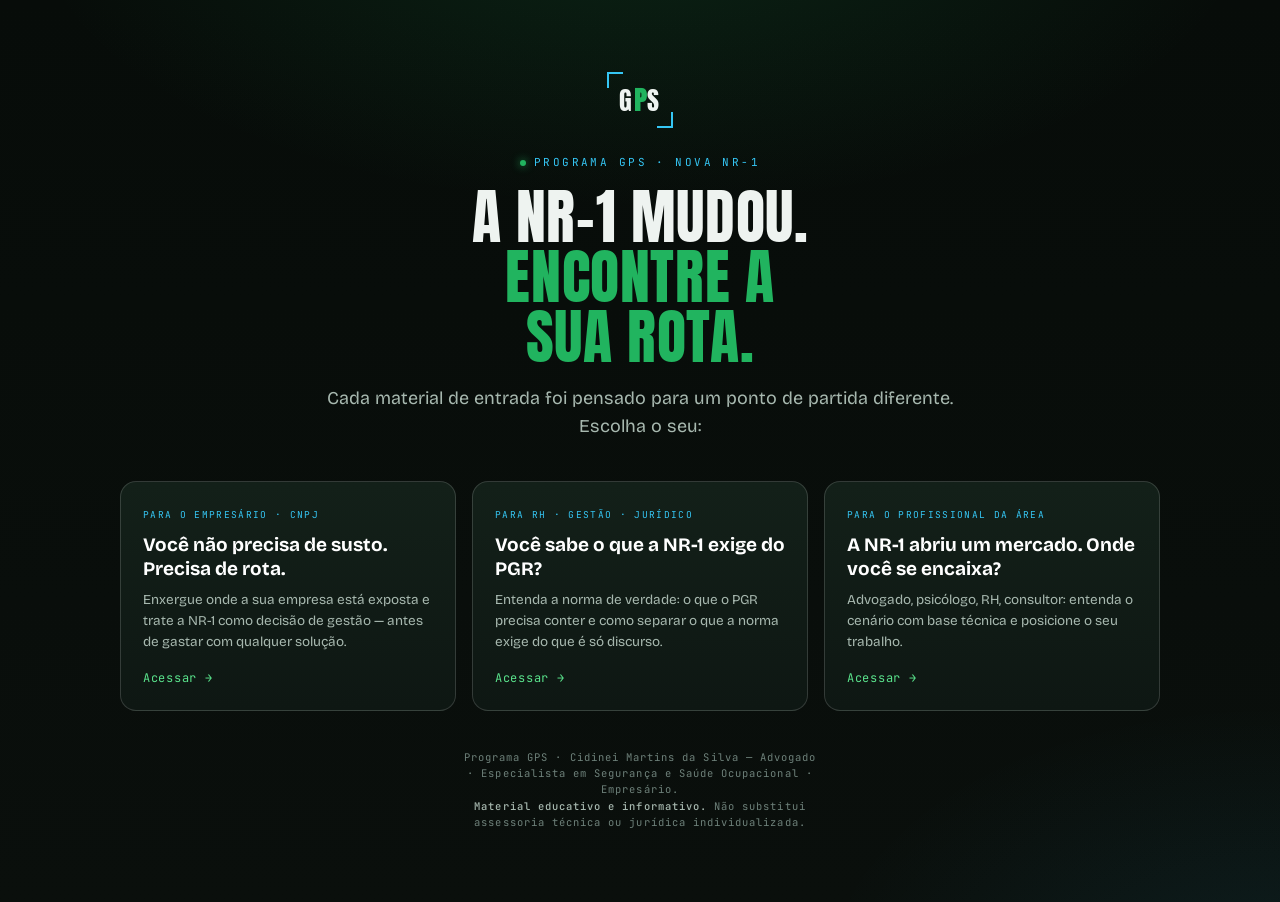
<file: gps-lp/home/index.html>
<!DOCTYPE html>
<html lang="pt-BR">
<head>
<meta charset="UTF-8">
<meta name="viewport" content="width=device-width, initial-scale=1">
<title>Programa GPS · Cidinei Martins — a rota da nova NR-1</title>
<meta name="description" content="Programa GPS: entenda a nova NR-1 com clareza. Escolha o material de entrada para o seu perfil — empresário, RH/jurídico ou profissional da área.">
<!-- Social / Open Graph -->
<meta property="og:type" content="website">
<meta property="og:locale" content="pt_BR">
<meta property="og:site_name" content="Programa GPS · Cidinei Martins">
<meta property="og:url" content="https://cidineimartins.com.br/">
<meta property="og:title" content="Programa GPS · A NR-1 mudou. Encontre a sua rota.">
<meta property="og:description" content="Entenda a nova NR-1 com clareza. Escolha o material de entrada para o seu perfil — empresário, RH/jurídico ou profissional da área.">
<meta property="og:image" content="https://cidineimartins.com.br/og-share.jpg">
<meta property="og:image:secure_url" content="https://cidineimartins.com.br/og-share.jpg">
<meta property="og:image:type" content="image/jpeg">
<meta property="og:image:width" content="1200">
<meta property="og:image:height" content="1200">
<meta property="og:image:alt" content="E-book Liderança, Riscos Psicossociais e a Nova NR-01 — Cidinei Martins da Silva. R$47, lançamento.">
<meta name="twitter:card" content="summary_large_image">
<meta name="twitter:title" content="Programa GPS · A NR-1 mudou. Encontre a sua rota.">
<meta name="twitter:description" content="Entenda a nova NR-1 com clareza. Escolha o material do seu perfil — empresário, RH/jurídico ou profissional.">
<meta name="twitter:image" content="https://cidineimartins.com.br/og-share.jpg">
<link rel="icon" href="data:image/svg+xml,<svg xmlns='http://www.w3.org/2000/svg' viewBox='0 0 32 32'><rect width='32' height='32' rx='7' fill='%230A0F0C'/><path d='M16 5 L25 27 L16 21.5 L7 27 Z' fill='%2321B45F'/></svg>">
<link rel="preconnect" href="https://fonts.googleapis.com">
<link rel="preconnect" href="https://fonts.gstatic.com" crossorigin>
<link href="https://fonts.googleapis.com/css2?family=Anton&family=Bricolage+Grotesque:opsz,wght@12..96,400;500;600;700&family=JetBrains+Mono:wght@400;500;700&display=swap" rel="stylesheet">
<style>
  :root{
    --ink:#0A0F0C;--ink-2:#0E1713;--ink-3:#132019;--paper:#EEF3F0;--paper-dim:#A7B8AF;--muted:#6E817A;
    --green:#21B45F;--green-rgb:33,180,95;--green-2:#5AE38C;--cyan:#35C6F4;--cyan-rgb:53,198,244;
    --line:rgba(238,243,240,.09);--line-2:rgba(238,243,240,.16);
    --display:'Anton','Oswald','Arial Narrow',Impact,system-ui,sans-serif;
    --body:'Bricolage Grotesque',system-ui,-apple-system,'Segoe UI',Roboto,sans-serif;
    --mono:'JetBrains Mono',ui-monospace,Menlo,monospace;
  }
  *{margin:0;padding:0;box-sizing:border-box}
  html{overflow-x:hidden}
  body{font-family:var(--body);color:var(--paper);line-height:1.55;min-height:100vh;
    background:
      radial-gradient(80% 55% at 50% -10%,rgba(var(--green-rgb),.14),transparent 60%),
      radial-gradient(60% 50% at 100% 108%,rgba(var(--cyan-rgb),.08),transparent 60%),
      linear-gradient(180deg,#070c09,var(--ink));
    display:flex;flex-direction:column;align-items:center;justify-content:center;
    padding:clamp(28px,6vw,72px) 20px;-webkit-font-smoothing:antialiased}
  ::selection{background:var(--green);color:#04140A}
  a{color:inherit;text-decoration:none}
  .brand{display:inline-flex;align-items:center;gap:2px;position:relative;padding:8px 12px;margin-bottom:26px}
  .brand span{font-family:var(--display);font-size:26px;letter-spacing:.06em;text-transform:uppercase}
  .brand b{color:var(--green)}
  .brand::before,.brand::after{content:"";position:absolute;width:14px;height:14px;border:2px solid var(--cyan)}
  .brand::before{top:0;left:0;border-right:none;border-bottom:none}
  .brand::after{bottom:0;right:0;border-left:none;border-top:none}
  .kick{font-family:var(--mono);font-size:11px;letter-spacing:.22em;text-transform:uppercase;color:var(--cyan);
    display:flex;align-items:center;gap:8px;justify-content:center;margin-bottom:16px}
  .kick::before{content:"";width:6px;height:6px;border-radius:50%;background:var(--green);box-shadow:0 0 8px rgba(var(--green-rgb),.9)}
  h1{font-family:var(--display);text-transform:uppercase;font-weight:400;font-size:clamp(30px,6vw,60px);
    line-height:1;letter-spacing:.01em;text-align:center;max-width:16ch;text-wrap:balance}
  h1 .g{color:var(--green)}
  .sub{color:var(--paper-dim);text-align:center;max-width:54ch;margin:18px auto 40px;font-size:clamp(15px,2vw,18px)}
  .grid{display:grid;grid-template-columns:repeat(3,1fr);gap:16px;width:100%;max-width:1040px}
  @media(max-width:820px){.grid{grid-template-columns:1fr}}
  .card{position:relative;display:flex;flex-direction:column;gap:10px;padding:26px 22px 22px;border-radius:16px;
    border:1px solid var(--line-2);background:linear-gradient(180deg,var(--ink-3),var(--ink-2));overflow:hidden;
    transition:transform .35s cubic-bezier(.2,.7,.2,1),border-color .35s,box-shadow .35s}
  .card::before{content:"";position:absolute;inset:0;background:radial-gradient(120% 80% at 50% 0,rgba(var(--green-rgb),.14),transparent 55%);opacity:0;transition:opacity .35s}
  .card:hover{transform:translateY(-6px);border-color:rgba(var(--green-rgb),.4);box-shadow:0 30px 60px -30px rgba(0,0,0,.9),0 0 40px -24px rgba(var(--green-rgb),.6)}
  .card:hover::before{opacity:1}
  .card .tag{font-family:var(--mono);font-size:9.5px;letter-spacing:.14em;text-transform:uppercase;color:var(--cyan)}
  .card h2{font-size:19px;font-weight:700;color:#fff;line-height:1.25}
  .card p{font-size:13.5px;color:var(--paper-dim);flex:1}
  .card .go{margin-top:6px;font-family:var(--mono);font-size:12px;letter-spacing:.06em;color:var(--green-2);display:inline-flex;align-items:center;gap:8px}
  .card .go .ar{transition:transform .3s}
  .card:hover .go .ar{transform:translateX(5px)}
  .foot{margin-top:38px;font-family:var(--mono);font-size:10.5px;letter-spacing:.1em;color:var(--muted);text-align:center;max-width:60ch}
  .foot b{color:var(--paper-dim);font-weight:500}
</style>
</head>
<body>
  <a class="brand" href="./" aria-label="Programa GPS"><span>G<b>P</b>S</span></a>
  <div class="kick">Programa GPS · Nova NR-1</div>
  <h1>A NR-1 mudou. <span class="g">Encontre a sua rota.</span></h1>
  <p class="sub">Cada material de entrada foi pensado para um ponto de partida diferente. Escolha o seu:</p>

  <div class="grid">
    <a class="card" href="ebookcnpj/">
      <span class="tag">Para o empresário · CNPJ</span>
      <h2>Você não precisa de susto. Precisa de rota.</h2>
      <p>Enxergue onde a sua empresa está exposta e trate a NR-1 como decisão de gestão — antes de gastar com qualquer solução.</p>
      <span class="go">Acessar <span class="ar">→</span></span>
    </a>
    <a class="card" href="ebookjuridico/">
      <span class="tag">Para RH · Gestão · Jurídico</span>
      <h2>Você sabe o que a NR-1 exige do PGR?</h2>
      <p>Entenda a norma de verdade: o que o PGR precisa conter e como separar o que a norma exige do que é só discurso.</p>
      <span class="go">Acessar <span class="ar">→</span></span>
    </a>
    <a class="card" href="ebookoportunidade/">
      <span class="tag">Para o profissional da área</span>
      <h2>A NR-1 abriu um mercado. Onde você se encaixa?</h2>
      <p>Advogado, psicólogo, RH, consultor: entenda o cenário com base técnica e posicione o seu trabalho.</p>
      <span class="go">Acessar <span class="ar">→</span></span>
    </a>
  </div>

  <div class="foot">
    Programa GPS · Cidinei Martins da Silva — Advogado · Especialista em Segurança e Saúde Ocupacional · Empresário.<br>
    <b>Material educativo e informativo.</b> Não substitui assessoria técnica ou jurídica individualizada.
  </div>
</body>
</html>
</file>
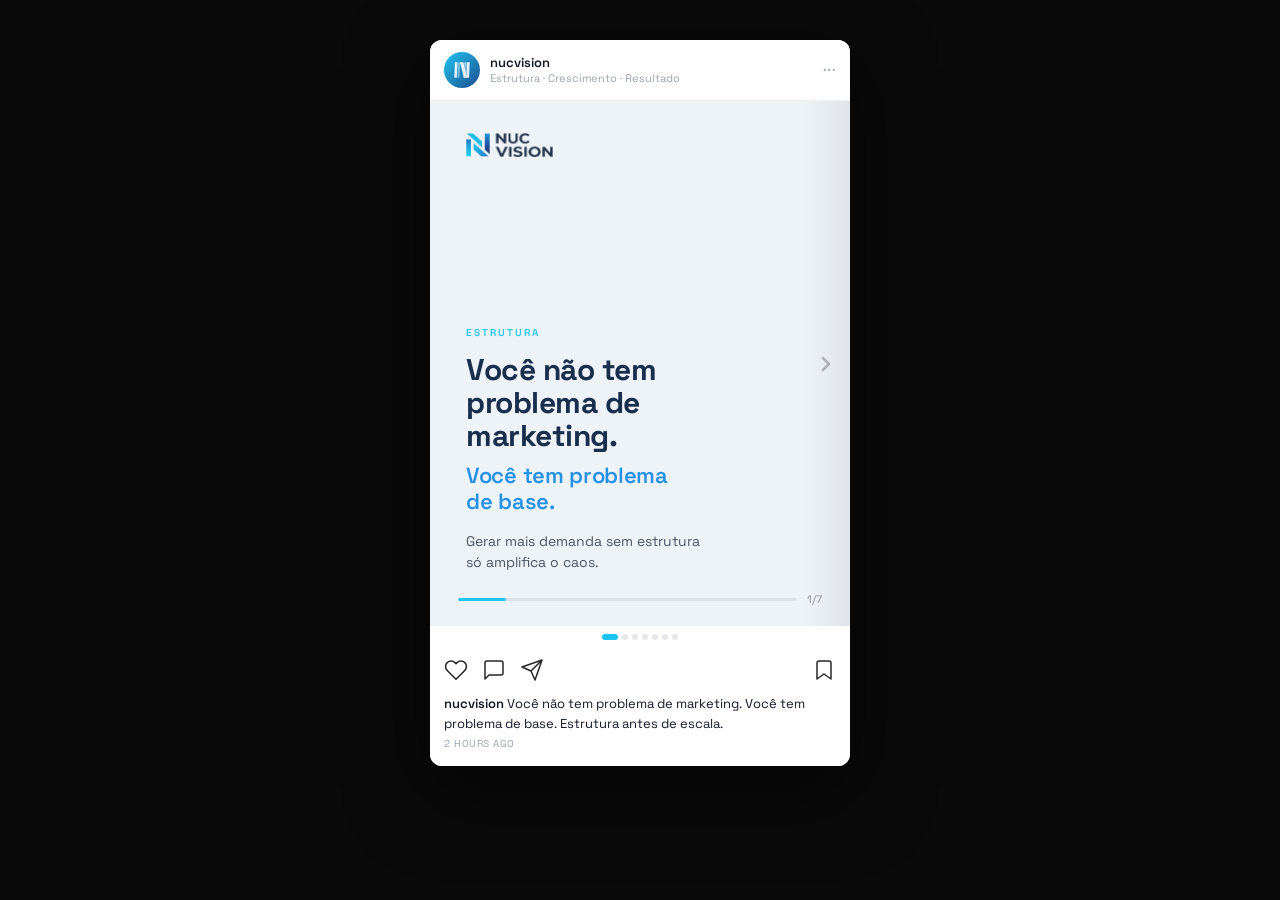
<file: nucvision-carousel.html>
<!DOCTYPE html><html lang="pt-BR"><head><meta charset="UTF-8"><meta name="viewport" content="width=device-width,initial-scale=1.0"><title>NUC Vision — Carrossel</title><link rel="preconnect" href="https://fonts.googleapis.com"><link rel="preconnect" href="https://fonts.gstatic.com" crossorigin><link href="https://fonts.googleapis.com/css2?family=Space+Grotesk:wght@300;400;500;600;700&display=swap" rel="stylesheet"><style>* { margin: 0; padding: 0; box-sizing: border-box; }
body { background: #0A0A0A; display: flex; justify-content: center; align-items: flex-start; min-height: 100vh; padding: 40px 20px; }
.ig-frame { width: 420px; background: #fff; border-radius: 12px; overflow: hidden; box-shadow: 0 24px 80px rgba(0,0,0,0.6); }
.ig-header { display: flex; align-items: center; gap: 10px; padding: 12px 14px; background: #fff; border-bottom: 1px solid #efefef; }
.ig-avatar { width: 36px; height: 36px; border-radius: 50%; background: linear-gradient(135deg,#1EC5F2,#1D4D8F); display: flex; align-items: center; justify-content: center; flex-shrink: 0; }
.ig-handle { font-family: 'Space Grotesk',sans-serif; font-size: 13px; font-weight: 600; color: #111827; line-height: 1.2; }
.ig-subtitle { font-family: 'Space Grotesk',sans-serif; font-size: 11px; color: #9CA3AF; }
.ig-more { color: #9CA3AF; font-size: 18px; cursor: pointer; margin-left: auto; }
.carousel-viewport { width: 420px; height: 525px; overflow: hidden; position: relative; cursor: grab; user-select: none; }
.carousel-viewport:active { cursor: grabbing; }
.carousel-track { display: flex; height: 100%; transition: transform 0.35s cubic-bezier(0.4,0,0.2,1); will-change: transform; }
.slide { min-width: 420px; height: 525px; position: relative; overflow: hidden; display: flex; flex-direction: column; }
.ig-dots { display: flex; justify-content: center; gap: 4px; padding: 8px 0; background: #fff; }
.dot { height: 6px; border-radius: 3px; background: #E5E7EB; transition: all 0.25s; width: 6px; }
.dot.active { background: #1EC5F2; width: 16px; }
.ig-actions { display: flex; align-items: center; padding: 10px 14px 4px; gap: 14px; background: #fff; }
.ig-bookmark { margin-left: auto; }
.ig-caption { padding: 8px 14px 16px; background: #fff; }
.ig-caption-text { font-family: 'Space Grotesk',sans-serif; font-size: 13px; color: #111827; line-height: 1.5; }
.ig-caption-text strong { font-weight: 600; }
.ig-time { font-family: 'Space Grotesk',sans-serif; font-size: 10px; color: #9CA3AF; margin-top: 4px; text-transform: uppercase; letter-spacing: 0.5px; }</style></head><body><div class="ig-frame"><div class="ig-header"><div class="ig-avatar"><svg width="18" height="18" viewBox="0 0 56 56" xmlns="http://www.w3.org/2000/svg"><defs><linearGradient id="g1a" x1="0%" y1="0%" x2="100%" y2="100%"><stop offset="0%" stop-color="rgba(255,255,255,1)"/><stop offset="100%" stop-color="rgba(255,255,255,0.75)"/></linearGradient><linearGradient id="g1b" x1="0%" y1="0%" x2="100%" y2="100%"><stop offset="0%" stop-color="rgba(255,255,255,0.6)"/><stop offset="100%" stop-color="rgba(255,255,255,0.35)"/></linearGradient></defs><polygon points="6,4 14,4 12,52 4,52" fill="url(#g1a)"/><polygon points="16,4 22,4 20,52 14,52" fill="url(#g1b)" opacity="0.9"/><polygon points="22,4 32,4 44,52 34,52" fill="url(#g1a)"/><polygon points="44,4 52,4 50,52 42,52" fill="url(#g1a)"/><polygon points="34,4 44,4 42,52 32,52" fill="url(#g1b)" opacity="0.9"/></svg></div><div><div class="ig-handle">nucvision</div><div class="ig-subtitle">Estrutura · Crescimento · Resultado</div></div><div class="ig-more">···</div></div><div class="carousel-viewport" id="viewport"><div class="carousel-track" id="track"><div class="slide" style="background:#EEF3F8;justify-content:space-between;padding:32px 36px 52px;"><div style="align-self:flex-start;"><img src="[data-uri]" style="height:24px;width:auto;max-width:160px;object-fit:contain;"></div><div><span style="display:inline-block;font-family:'Space Grotesk',sans-serif;font-size:10px;font-weight:600;letter-spacing:2px;color:#1EC5F2;margin-bottom:14px;">ESTRUTURA</span><h1 style="font-family:'Space Grotesk',sans-serif;font-size:30px;font-weight:700;color:#1A2E4D;line-height:1.1;letter-spacing:-0.5px;margin-bottom:10px;">Você não tem<br>problema de<br>marketing.</h1><h2 style="font-family:'Space Grotesk',sans-serif;font-size:22px;font-weight:600;color:#2591E6;line-height:1.2;letter-spacing:-0.3px;margin-bottom:16px;">Você tem problema<br>de base.</h2><p style="font-family:'Space Grotesk',sans-serif;font-size:14px;color:#4B5563;line-height:1.55;">Gerar mais demanda sem estrutura<br>só amplifica o caos.</p></div><div style="position:absolute;bottom:0;left:0;right:0;padding:16px 28px 20px;z-index:10;display:flex;align-items:center;gap:10px;"><div style="flex:1;height:3px;background:rgba(0,0,0,0.08);border-radius:2px;overflow:hidden;"><div style="height:100%;width:14.3%;background:#1EC5F2;border-radius:2px;"></div></div><span style="font-family:'Space Grotesk',sans-serif;font-size:11px;color:rgba(0,0,0,0.3);font-weight:500;">1/7</span></div><div style="position:absolute;right:0;top:0;bottom:0;width:48px;z-index:9;display:flex;align-items:center;justify-content:center;background:linear-gradient(to right,transparent,rgba(0,0,0,0.06));"><svg width="24" height="24" viewBox="0 0 24 24" fill="none"><path d="M9 6l6 6-6 6" stroke="rgba(0,0,0,0.25)" stroke-width="2.5" stroke-linecap="round" stroke-linejoin="round"/></svg></div></div><div class="slide" style="background:#111827;justify-content:flex-end;padding:0 36px 52px;"><div><span style="display:inline-block;font-family:'Space Grotesk',sans-serif;font-size:10px;font-weight:600;letter-spacing:2px;color:#5DD6F5;margin-bottom:14px;">O DIAGNÓSTICO</span><h1 style="font-family:'Space Grotesk',sans-serif;font-size:24px;font-weight:700;color:#fff;line-height:1.15;letter-spacing:-0.4px;margin-bottom:18px;">Os sinais que sua empresa<br>está ignorando</h1><div style="display:flex;align-items:center;gap:12px;padding:8px 0;border-bottom:1px solid rgba(255,255,255,0.06);"><span style="color:#1EC5F2;font-size:12px;font-weight:700;min-width:14px;">—</span><span style="font-family:'Space Grotesk',sans-serif;font-size:13px;color:rgba(255,255,255,0.8);">Posicionamento sem clareza</span></div><div style="display:flex;align-items:center;gap:12px;padding:8px 0;border-bottom:1px solid rgba(255,255,255,0.06);"><span style="color:#1EC5F2;font-size:12px;font-weight:700;min-width:14px;">—</span><span style="font-family:'Space Grotesk',sans-serif;font-size:13px;color:rgba(255,255,255,0.8);">Oferta mal definida</span></div><div style="display:flex;align-items:center;gap:12px;padding:8px 0;border-bottom:1px solid rgba(255,255,255,0.06);"><span style="color:#1EC5F2;font-size:12px;font-weight:700;min-width:14px;">—</span><span style="font-family:'Space Grotesk',sans-serif;font-size:13px;color:rgba(255,255,255,0.8);">Processo comercial inexistente</span></div><div style="display:flex;align-items:center;gap:12px;padding:8px 0;border-bottom:1px solid rgba(255,255,255,0.06);"><span style="color:#1EC5F2;font-size:12px;font-weight:700;min-width:14px;">—</span><span style="font-family:'Space Grotesk',sans-serif;font-size:13px;color:rgba(255,255,255,0.8);">CRM sem uso real</span></div><div style="display:flex;align-items:center;gap:12px;padding:8px 0;border-bottom:1px solid rgba(255,255,255,0.06);"><span style="color:#1EC5F2;font-size:12px;font-weight:700;min-width:14px;">—</span><span style="font-family:'Space Grotesk',sans-serif;font-size:13px;color:rgba(255,255,255,0.8);">Atendimento inconsistente</span></div><div style="display:flex;align-items:center;gap:12px;padding:8px 0;border-bottom:1px solid rgba(255,255,255,0.06);"><span style="color:#1EC5F2;font-size:12px;font-weight:700;min-width:14px;">—</span><span style="font-family:'Space Grotesk',sans-serif;font-size:13px;color:rgba(255,255,255,0.8);">Decisões por percepção, não dados</span></div></div><div style="position:absolute;bottom:0;left:0;right:0;padding:16px 28px 20px;z-index:10;display:flex;align-items:center;gap:10px;"><div style="flex:1;height:3px;background:rgba(255,255,255,0.12);border-radius:2px;overflow:hidden;"><div style="height:100%;width:28.6%;background:#ffffff;border-radius:2px;"></div></div><span style="font-family:'Space Grotesk',sans-serif;font-size:11px;color:rgba(255,255,255,0.4);font-weight:500;">2/7</span></div><div style="position:absolute;right:0;top:0;bottom:0;width:48px;z-index:9;display:flex;align-items:center;justify-content:center;background:linear-gradient(to right,transparent,rgba(255,255,255,0.08));"><svg width="24" height="24" viewBox="0 0 24 24" fill="none"><path d="M9 6l6 6-6 6" stroke="rgba(255,255,255,0.35)" stroke-width="2.5" stroke-linecap="round" stroke-linejoin="round"/></svg></div></div><div class="slide" style="background:linear-gradient(165deg,#1D4D8F 0%,#2591E6 55%,#5DD6F5 100%);justify-content:center;align-items:center;padding:36px;text-align:center;"><div><span style="display:inline-block;font-family:'Space Grotesk',sans-serif;font-size:10px;font-weight:600;letter-spacing:2px;color:rgba(255,255,255,0.6);margin-bottom:14px;">A REALIDADE</span><h1 style="font-family:'Space Grotesk',sans-serif;font-size:28px;font-weight:700;color:#fff;line-height:1.1;letter-spacing:-0.4px;margin-bottom:8px;">Marketing não<br>organiza empresa.</h1><p style="font-family:'Space Grotesk',sans-serif;font-size:18px;font-weight:500;color:rgba(255,255,255,0.75);margin-bottom:28px;">Ele potencializa<br>o que já existe.</p><div style="padding:18px 20px;background:rgba(0,0,0,0.18);border-radius:14px;border:1px solid rgba(255,255,255,0.1);text-align:left;"><p style="font-family:'Space Grotesk',sans-serif;font-size:10px;color:rgba(255,255,255,0.45);margin-bottom:8px;letter-spacing:1.5px;font-weight:600;">PRINCÍPIO</p><p style="font-family:'Space Grotesk',sans-serif;font-size:14px;color:rgba(255,255,255,0.9);line-height:1.55;font-style:italic;">"Sem estrutura, mais marketing só amplifica o caos. Com base sólida, cada investimento multiplica resultado."</p></div></div><div style="position:absolute;bottom:0;left:0;right:0;padding:16px 28px 20px;z-index:10;display:flex;align-items:center;gap:10px;"><div style="flex:1;height:3px;background:rgba(255,255,255,0.12);border-radius:2px;overflow:hidden;"><div style="height:100%;width:42.9%;background:#ffffff;border-radius:2px;"></div></div><span style="font-family:'Space Grotesk',sans-serif;font-size:11px;color:rgba(255,255,255,0.4);font-weight:500;">3/7</span></div><div style="position:absolute;right:0;top:0;bottom:0;width:48px;z-index:9;display:flex;align-items:center;justify-content:center;background:linear-gradient(to right,transparent,rgba(255,255,255,0.08));"><svg width="24" height="24" viewBox="0 0 24 24" fill="none"><path d="M9 6l6 6-6 6" stroke="rgba(255,255,255,0.35)" stroke-width="2.5" stroke-linecap="round" stroke-linejoin="round"/></svg></div></div><div class="slide" style="background:#EEF3F8;justify-content:flex-end;padding:0 36px 52px;"><div><span style="display:inline-block;font-family:'Space Grotesk',sans-serif;font-size:10px;font-weight:600;letter-spacing:2px;color:#1EC5F2;margin-bottom:14px;">O QUE FAZEMOS</span><h1 style="font-family:'Space Grotesk',sans-serif;font-size:22px;font-weight:700;color:#1A2E4D;line-height:1.15;letter-spacing:-0.3px;margin-bottom:18px;">Estruturamos a base<br>antes de escalar</h1><div style="display:flex;align-items:flex-start;gap:14px;padding:9px 0;border-bottom:1px solid #D4DFE9;"><span style="font-size:14px;min-width:20px;text-align:center;">🎯</span><div><div style="font-family:'Space Grotesk',sans-serif;font-size:13px;font-weight:600;color:#1A2E4D;">Posicionamento & Oferta</div><div style="font-family:'Space Grotesk',sans-serif;font-size:11px;color:#4B5563;margin-top:1px;">Clareza estratégica sobre o negócio</div></div></div><div style="display:flex;align-items:flex-start;gap:14px;padding:9px 0;border-bottom:1px solid #D4DFE9;"><span style="font-size:14px;min-width:20px;text-align:center;">⚙️</span><div><div style="font-family:'Space Grotesk',sans-serif;font-size:13px;font-weight:600;color:#1A2E4D;">Processo Comercial</div><div style="font-family:'Space Grotesk',sans-serif;font-size:11px;color:#4B5563;margin-top:1px;">Da prospecção ao fechamento</div></div></div><div style="display:flex;align-items:flex-start;gap:14px;padding:9px 0;border-bottom:1px solid #D4DFE9;"><span style="font-size:14px;min-width:20px;text-align:center;">📊</span><div><div style="font-family:'Space Grotesk',sans-serif;font-size:13px;font-weight:600;color:#1A2E4D;">CRM & Controle de Leads</div><div style="font-family:'Space Grotesk',sans-serif;font-size:11px;color:#4B5563;margin-top:1px;">Visibilidade total do funil</div></div></div><div style="display:flex;align-items:flex-start;gap:14px;padding:9px 0;border-bottom:1px solid #D4DFE9;"><span style="font-size:14px;min-width:20px;text-align:center;">🔁</span><div><div style="font-family:'Space Grotesk',sans-serif;font-size:13px;font-weight:600;color:#1A2E4D;">Follow-up & Atendimento</div><div style="font-family:'Space Grotesk',sans-serif;font-size:11px;color:#4B5563;margin-top:1px;">Consistência em cada etapa</div></div></div><div style="display:flex;align-items:flex-start;gap:14px;padding:9px 0;border-bottom:1px solid #D4DFE9;"><span style="font-size:14px;min-width:20px;text-align:center;">📈</span><div><div style="font-family:'Space Grotesk',sans-serif;font-size:13px;font-weight:600;color:#1A2E4D;">Indicadores & Metas</div><div style="font-family:'Space Grotesk',sans-serif;font-size:11px;color:#4B5563;margin-top:1px;">Decisões baseadas em performance</div></div></div></div><div style="position:absolute;bottom:0;left:0;right:0;padding:16px 28px 20px;z-index:10;display:flex;align-items:center;gap:10px;"><div style="flex:1;height:3px;background:rgba(0,0,0,0.08);border-radius:2px;overflow:hidden;"><div style="height:100%;width:57.1%;background:#1EC5F2;border-radius:2px;"></div></div><span style="font-family:'Space Grotesk',sans-serif;font-size:11px;color:rgba(0,0,0,0.3);font-weight:500;">4/7</span></div><div style="position:absolute;right:0;top:0;bottom:0;width:48px;z-index:9;display:flex;align-items:center;justify-content:center;background:linear-gradient(to right,transparent,rgba(0,0,0,0.06));"><svg width="24" height="24" viewBox="0 0 24 24" fill="none"><path d="M9 6l6 6-6 6" stroke="rgba(0,0,0,0.25)" stroke-width="2.5" stroke-linecap="round" stroke-linejoin="round"/></svg></div></div><div class="slide" style="background:#111827;justify-content:flex-end;padding:0 36px 52px;"><div><span style="display:inline-block;font-family:'Space Grotesk',sans-serif;font-size:10px;font-weight:600;letter-spacing:2px;color:#5DD6F5;margin-bottom:14px;">SEM ESTRUTURA</span><h1 style="font-family:'Space Grotesk',sans-serif;font-size:22px;font-weight:700;color:#fff;line-height:1.15;letter-spacing:-0.3px;margin-bottom:18px;">O que acontece quando<br>você escala antes da hora</h1><div style="display:flex;align-items:flex-start;gap:12px;padding:9px 0;border-bottom:1px solid rgba(255,255,255,0.06);"><span style="color:#F87171;font-size:13px;font-weight:700;min-width:16px;margin-top:1px;">✕</span><span style="font-family:'Space Grotesk',sans-serif;font-size:13px;color:rgba(255,255,255,0.75);line-height:1.4;">Leads gerados e desperdiçados</span></div><div style="display:flex;align-items:flex-start;gap:12px;padding:9px 0;border-bottom:1px solid rgba(255,255,255,0.06);"><span style="color:#F87171;font-size:13px;font-weight:700;min-width:16px;margin-top:1px;">✕</span><span style="font-family:'Space Grotesk',sans-serif;font-size:13px;color:rgba(255,255,255,0.75);line-height:1.4;">Time sobrecarregado sem processo</span></div><div style="display:flex;align-items:flex-start;gap:12px;padding:9px 0;border-bottom:1px solid rgba(255,255,255,0.06);"><span style="color:#F87171;font-size:13px;font-weight:700;min-width:16px;margin-top:1px;">✕</span><span style="font-family:'Space Grotesk',sans-serif;font-size:13px;color:rgba(255,255,255,0.75);line-height:1.4;">CAC alto, conversão baixa</span></div><div style="display:flex;align-items:flex-start;gap:12px;padding:9px 0;border-bottom:1px solid rgba(255,255,255,0.06);"><span style="color:#F87171;font-size:13px;font-weight:700;min-width:16px;margin-top:1px;">✕</span><span style="font-family:'Space Grotesk',sans-serif;font-size:13px;color:rgba(255,255,255,0.75);line-height:1.4;">Crescimento que pressiona, não sustenta</span></div><div style="display:flex;align-items:flex-start;gap:12px;padding:9px 0;border-bottom:1px solid rgba(255,255,255,0.06);"><span style="color:#F87171;font-size:13px;font-weight:700;min-width:16px;margin-top:1px;">✕</span><span style="font-family:'Space Grotesk',sans-serif;font-size:13px;color:rgba(255,255,255,0.75);line-height:1.4;">Marketing e vendas desalinhados</span></div><p style="font-family:'Space Grotesk',sans-serif;font-size:12px;color:rgba(255,255,255,0.35);margin-top:12px;font-style:italic;">Mais volume sem base = mais pressão, menos resultado.</p></div><div style="position:absolute;bottom:0;left:0;right:0;padding:16px 28px 20px;z-index:10;display:flex;align-items:center;gap:10px;"><div style="flex:1;height:3px;background:rgba(255,255,255,0.12);border-radius:2px;overflow:hidden;"><div style="height:100%;width:71.4%;background:#ffffff;border-radius:2px;"></div></div><span style="font-family:'Space Grotesk',sans-serif;font-size:11px;color:rgba(255,255,255,0.4);font-weight:500;">5/7</span></div><div style="position:absolute;right:0;top:0;bottom:0;width:48px;z-index:9;display:flex;align-items:center;justify-content:center;background:linear-gradient(to right,transparent,rgba(255,255,255,0.08));"><svg width="24" height="24" viewBox="0 0 24 24" fill="none"><path d="M9 6l6 6-6 6" stroke="rgba(255,255,255,0.35)" stroke-width="2.5" stroke-linecap="round" stroke-linejoin="round"/></svg></div></div><div class="slide" style="background:#EEF3F8;justify-content:flex-end;padding:0 36px 52px;"><div><span style="display:inline-block;font-family:'Space Grotesk',sans-serif;font-size:10px;font-weight:600;letter-spacing:2px;color:#1EC5F2;margin-bottom:14px;">NOSSO PROCESSO</span><h1 style="font-family:'Space Grotesk',sans-serif;font-size:24px;font-weight:700;color:#1A2E4D;line-height:1.15;letter-spacing:-0.3px;margin-bottom:18px;">Como trabalhamos</h1><div style="display:flex;align-items:flex-start;gap:16px;padding:9px 0;border-bottom:1px solid #D4DFE9;"><span style="font-family:'Space Grotesk',sans-serif;font-size:22px;font-weight:300;color:#1EC5F2;min-width:32px;line-height:1;">01</span><div><div style="font-family:'Space Grotesk',sans-serif;font-size:13px;font-weight:600;color:#1A2E4D;">Diagnóstico</div><div style="font-family:'Space Grotesk',sans-serif;font-size:11px;color:#4B5563;margin-top:1px;">Posicionamento, oferta e gaps mapeados</div></div></div><div style="display:flex;align-items:flex-start;gap:16px;padding:9px 0;border-bottom:1px solid #D4DFE9;"><span style="font-family:'Space Grotesk',sans-serif;font-size:22px;font-weight:300;color:#1EC5F2;min-width:32px;line-height:1;">02</span><div><div style="font-family:'Space Grotesk',sans-serif;font-size:13px;font-weight:600;color:#1A2E4D;">Estruturação</div><div style="font-family:'Space Grotesk',sans-serif;font-size:11px;color:#4B5563;margin-top:1px;">Processo comercial e operação organizados</div></div></div><div style="display:flex;align-items:flex-start;gap:16px;padding:9px 0;border-bottom:1px solid #D4DFE9;"><span style="font-family:'Space Grotesk',sans-serif;font-size:22px;font-weight:300;color:#1EC5F2;min-width:32px;line-height:1;">03</span><div><div style="font-family:'Space Grotesk',sans-serif;font-size:13px;font-weight:600;color:#1A2E4D;">Sistemas</div><div style="font-family:'Space Grotesk',sans-serif;font-size:11px;color:#4B5563;margin-top:1px;">CRM, rotinas e indicadores implementados</div></div></div><div style="display:flex;align-items:flex-start;gap:16px;padding:9px 0;border-bottom:1px solid #D4DFE9;"><span style="font-family:'Space Grotesk',sans-serif;font-size:22px;font-weight:300;color:#1EC5F2;min-width:32px;line-height:1;">04</span><div><div style="font-family:'Space Grotesk',sans-serif;font-size:13px;font-weight:600;color:#1A2E4D;">Validação</div><div style="font-family:'Space Grotesk',sans-serif;font-size:11px;color:#4B5563;margin-top:1px;">Ajustes com base em dados reais</div></div></div><div style="display:flex;align-items:flex-start;gap:16px;padding:9px 0;border-bottom:1px solid #D4DFE9;"><span style="font-family:'Space Grotesk',sans-serif;font-size:22px;font-weight:300;color:#1EC5F2;min-width:32px;line-height:1;">05</span><div><div style="font-family:'Space Grotesk',sans-serif;font-size:13px;font-weight:600;color:#1A2E4D;">Escala</div><div style="font-family:'Space Grotesk',sans-serif;font-size:11px;color:#4B5563;margin-top:1px;">Geração de demanda com base validada</div></div></div></div><div style="position:absolute;bottom:0;left:0;right:0;padding:16px 28px 20px;z-index:10;display:flex;align-items:center;gap:10px;"><div style="flex:1;height:3px;background:rgba(0,0,0,0.08);border-radius:2px;overflow:hidden;"><div style="height:100%;width:85.7%;background:#1EC5F2;border-radius:2px;"></div></div><span style="font-family:'Space Grotesk',sans-serif;font-size:11px;color:rgba(0,0,0,0.3);font-weight:500;">6/7</span></div><div style="position:absolute;right:0;top:0;bottom:0;width:48px;z-index:9;display:flex;align-items:center;justify-content:center;background:linear-gradient(to right,transparent,rgba(0,0,0,0.06));"><svg width="24" height="24" viewBox="0 0 24 24" fill="none"><path d="M9 6l6 6-6 6" stroke="rgba(0,0,0,0.25)" stroke-width="2.5" stroke-linecap="round" stroke-linejoin="round"/></svg></div></div><div class="slide" style="background:linear-gradient(165deg,#1D4D8F 0%,#2591E6 55%,#5DD6F5 100%);justify-content:center;align-items:center;padding:40px 36px;text-align:center;"><div style="display:flex;flex-direction:column;align-items:center;gap:18px;width:100%;"><div style="margin-bottom:4px;"><img src="[data-uri]" style="height:42px;width:auto;max-width:240px;object-fit:contain;filter:drop-shadow(0 3px 12px rgba(0,0,0,0.28)) drop-shadow(0 1px 3px rgba(0,0,0,0.18));"></div><div><h1 style="font-family:'Space Grotesk',sans-serif;font-size:27px;font-weight:700;color:#fff;line-height:1.1;letter-spacing:-0.4px;margin-bottom:10px;">Pronto para crescer<br>com controle?</h1><p style="font-family:'Space Grotesk',sans-serif;font-size:13px;color:rgba(255,255,255,0.82);line-height:1.55;margin-bottom:22px;">Estruturamos a base do seu negócio<br>antes de escalar o marketing.</p><div style="display:inline-flex;align-items:center;padding:11px 28px;background:#EEF3F8;color:#1D4D8F;font-family:'Space Grotesk',sans-serif;font-weight:700;font-size:13px;border-radius:28px;letter-spacing:0.2px;">Fale com a NUC Vision →</div></div><p style="font-family:'Space Grotesk',sans-serif;font-size:11px;color:rgba(255,255,255,0.45);letter-spacing:1.5px;">@nucvision</p></div><div style="position:absolute;bottom:0;left:0;right:0;padding:16px 28px 20px;z-index:10;display:flex;align-items:center;gap:10px;"><div style="flex:1;height:3px;background:rgba(255,255,255,0.12);border-radius:2px;overflow:hidden;"><div style="height:100%;width:100.0%;background:#ffffff;border-radius:2px;"></div></div><span style="font-family:'Space Grotesk',sans-serif;font-size:11px;color:rgba(255,255,255,0.4);font-weight:500;">7/7</span></div></div></div></div><div class="ig-dots" id="dots"><div class="dot active" data-idx="0"></div><div class="dot" data-idx="1"></div><div class="dot" data-idx="2"></div><div class="dot" data-idx="3"></div><div class="dot" data-idx="4"></div><div class="dot" data-idx="5"></div><div class="dot" data-idx="6"></div></div><div class="ig-actions"><svg width="24" height="24" fill="none" viewBox="0 0 24 24"><path d="M20.84 4.61a5.5 5.5 0 0 0-7.78 0L12 5.67l-1.06-1.06a5.5 5.5 0 0 0-7.78 7.78l1.06 1.06L12 21.23l7.78-7.78 1.06-1.06a5.5 5.5 0 0 0 0-7.78z" stroke="#262626" stroke-width="1.5" stroke-linecap="round" stroke-linejoin="round"/></svg><svg width="24" height="24" fill="none" viewBox="0 0 24 24"><path d="M21 15a2 2 0 0 1-2 2H7l-4 4V5a2 2 0 0 1 2-2h14a2 2 0 0 1 2 2z" stroke="#262626" stroke-width="1.5" stroke-linecap="round" stroke-linejoin="round"/></svg><svg width="24" height="24" fill="none" viewBox="0 0 24 24"><path d="M22 2L11 13M22 2l-7 20-4-9-9-4 20-7z" stroke="#262626" stroke-width="1.5" stroke-linecap="round" stroke-linejoin="round"/></svg><svg class="ig-bookmark" width="24" height="24" fill="none" viewBox="0 0 24 24"><path d="M19 21l-7-5-7 5V5a2 2 0 0 1 2-2h10a2 2 0 0 1 2 2z" stroke="#262626" stroke-width="1.5" stroke-linecap="round" stroke-linejoin="round"/></svg></div><div class="ig-caption"><p class="ig-caption-text"><strong>nucvision</strong> Você não tem problema de marketing. Você tem problema de base. Estrutura antes de escala.</p><p class="ig-time">2 hours ago</p></div></div><script>const track = document.getElementById('track');
const vp = document.getElementById('viewport');
const allDots = document.querySelectorAll('.dot');
const TOTAL = 7, SW = 420;
let cur = 0, sx = 0, drag = false;
function goTo(i) {
  cur = Math.max(0, Math.min(TOTAL-1, i));
  track.style.transform = 'translateX(' + (-cur * SW) + 'px)';
  allDots.forEach(function(d,j){ d.classList.toggle('active', j===cur); });
}
vp.addEventListener('pointerdown', function(e){ drag=true; sx=e.clientX; track.style.transition='none'; vp.setPointerCapture(e.pointerId); });
vp.addEventListener('pointermove', function(e){ if(!drag) return; track.style.transform='translateX('+(-cur*SW+(e.clientX-sx))+'px)'; });
vp.addEventListener('pointerup', function(e){ if(!drag) return; drag=false; var dx=e.clientX-sx; track.style.transition='transform 0.35s cubic-bezier(0.4,0,0.2,1)'; if(dx<-50) goTo(cur+1); else if(dx>50) goTo(cur-1); else goTo(cur); });
allDots.forEach(function(d){ d.addEventListener('click', function(){ goTo(parseInt(d.dataset.idx)); }); });</script></body></html>
</file>
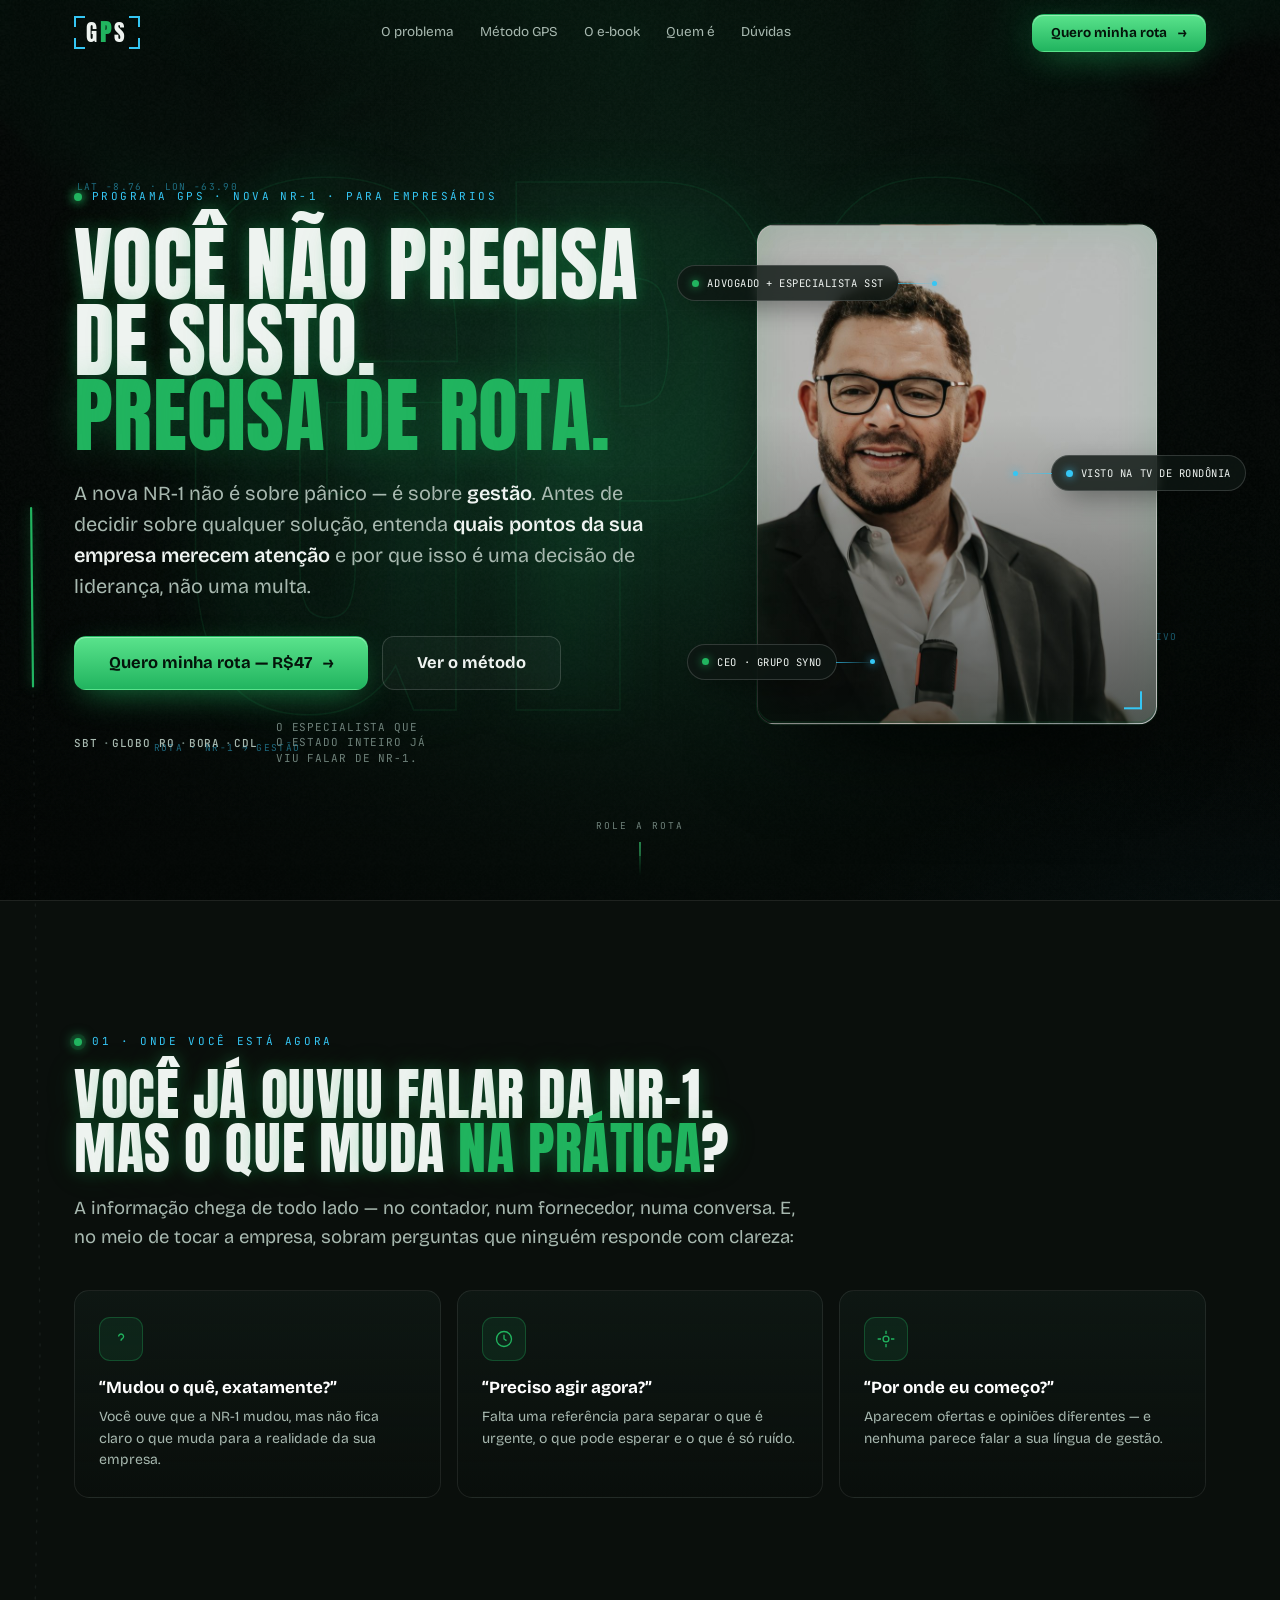
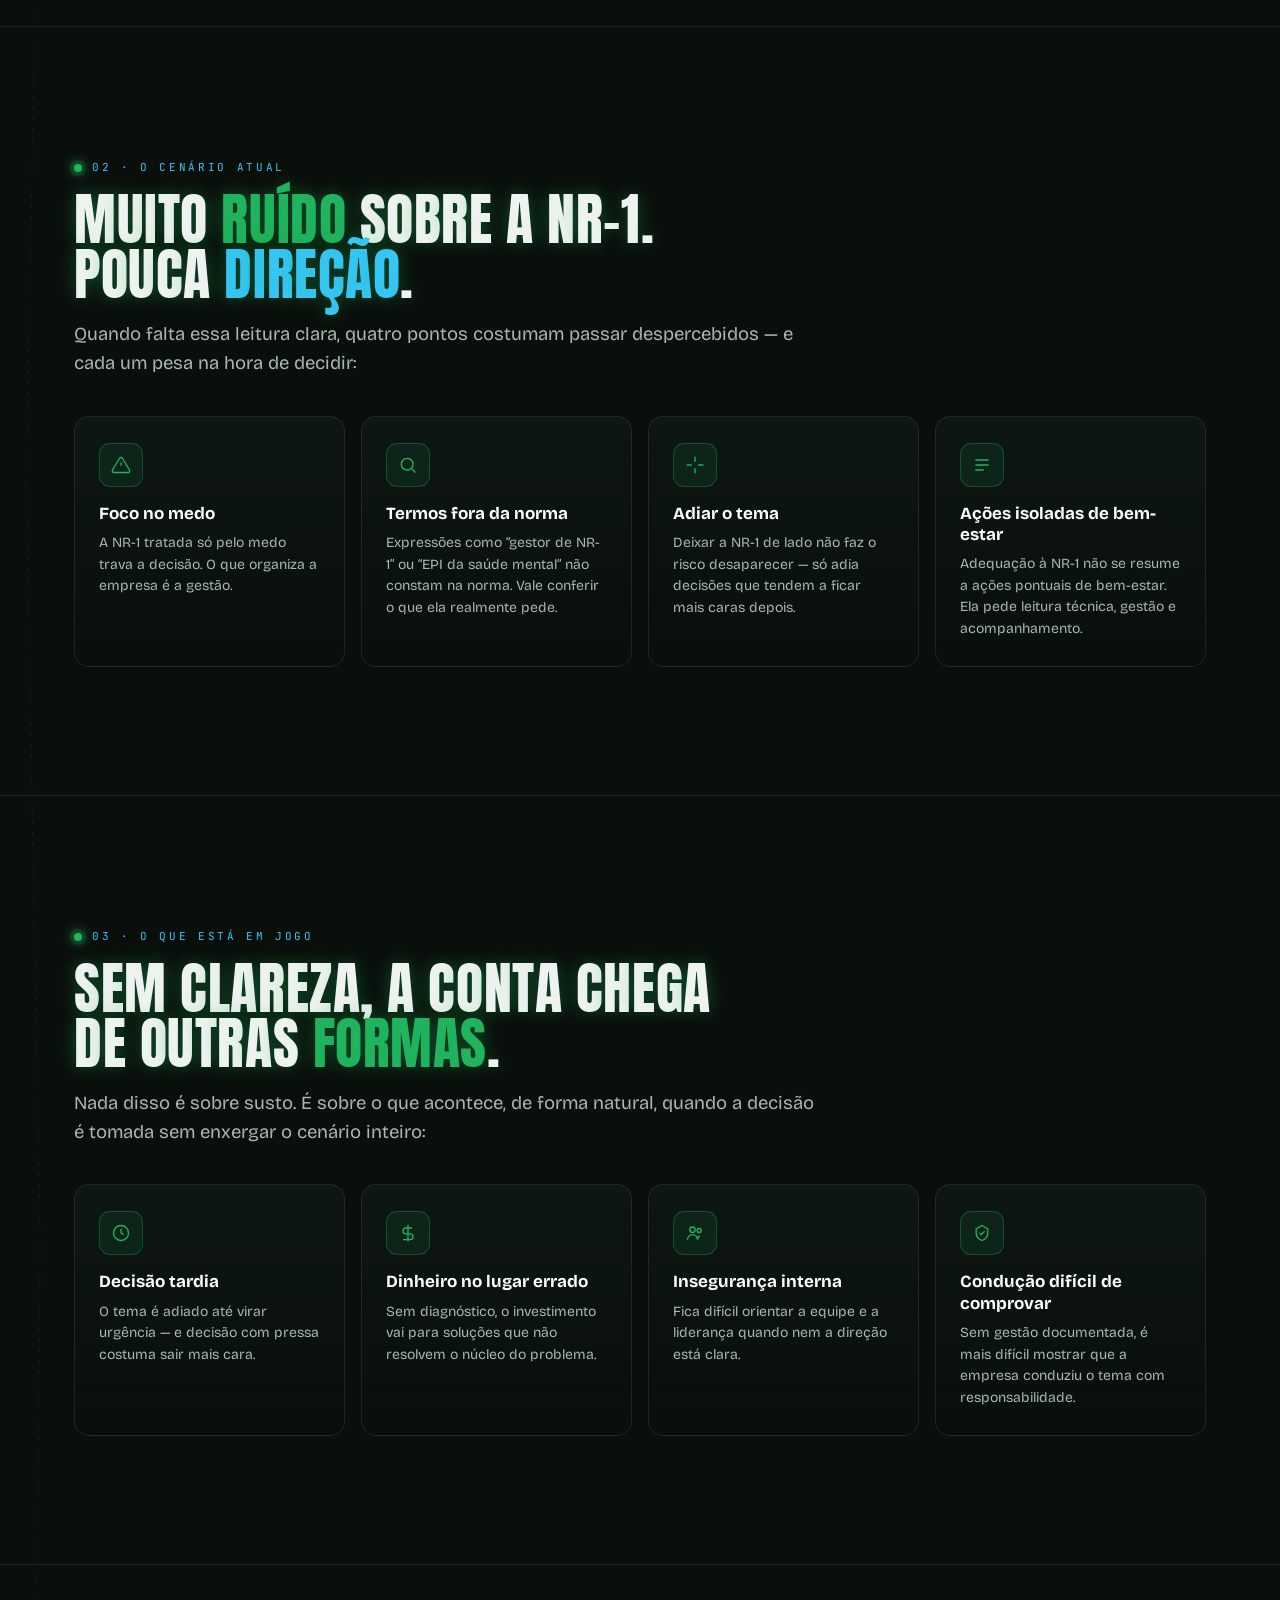
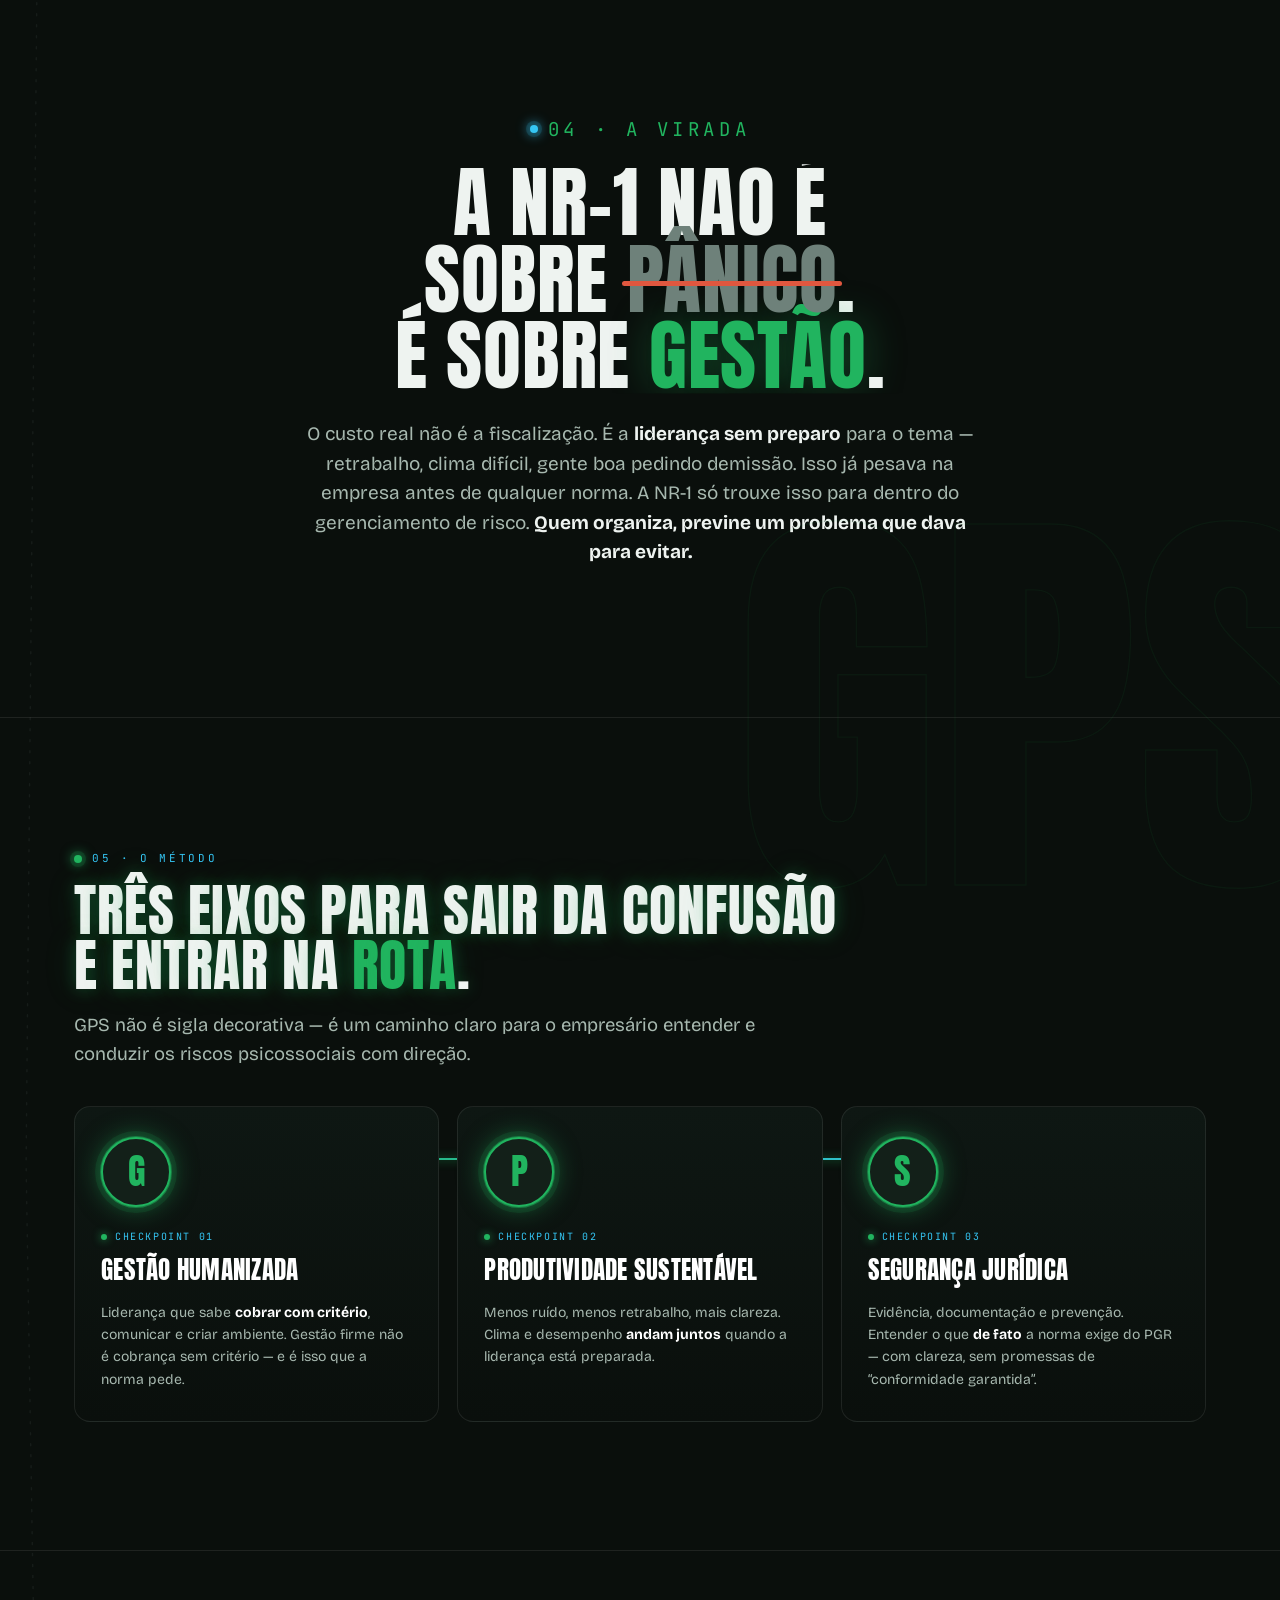
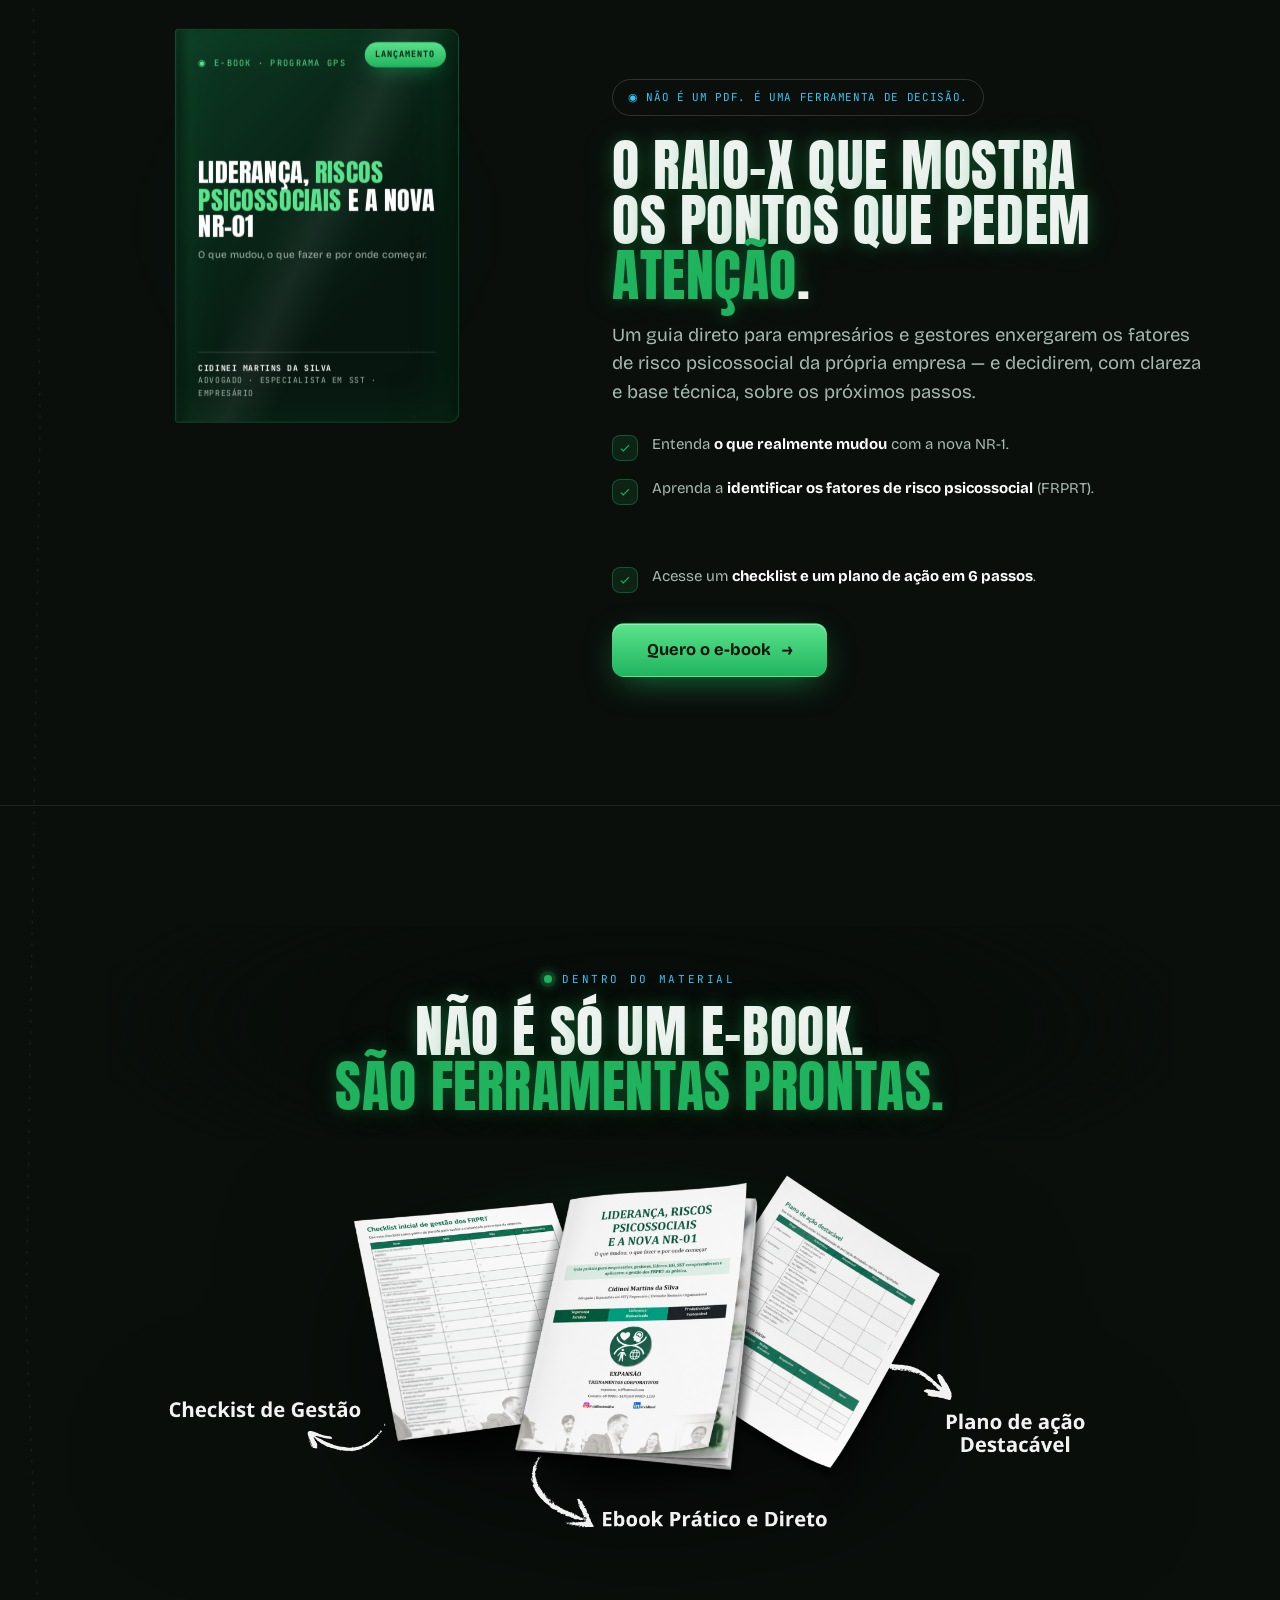
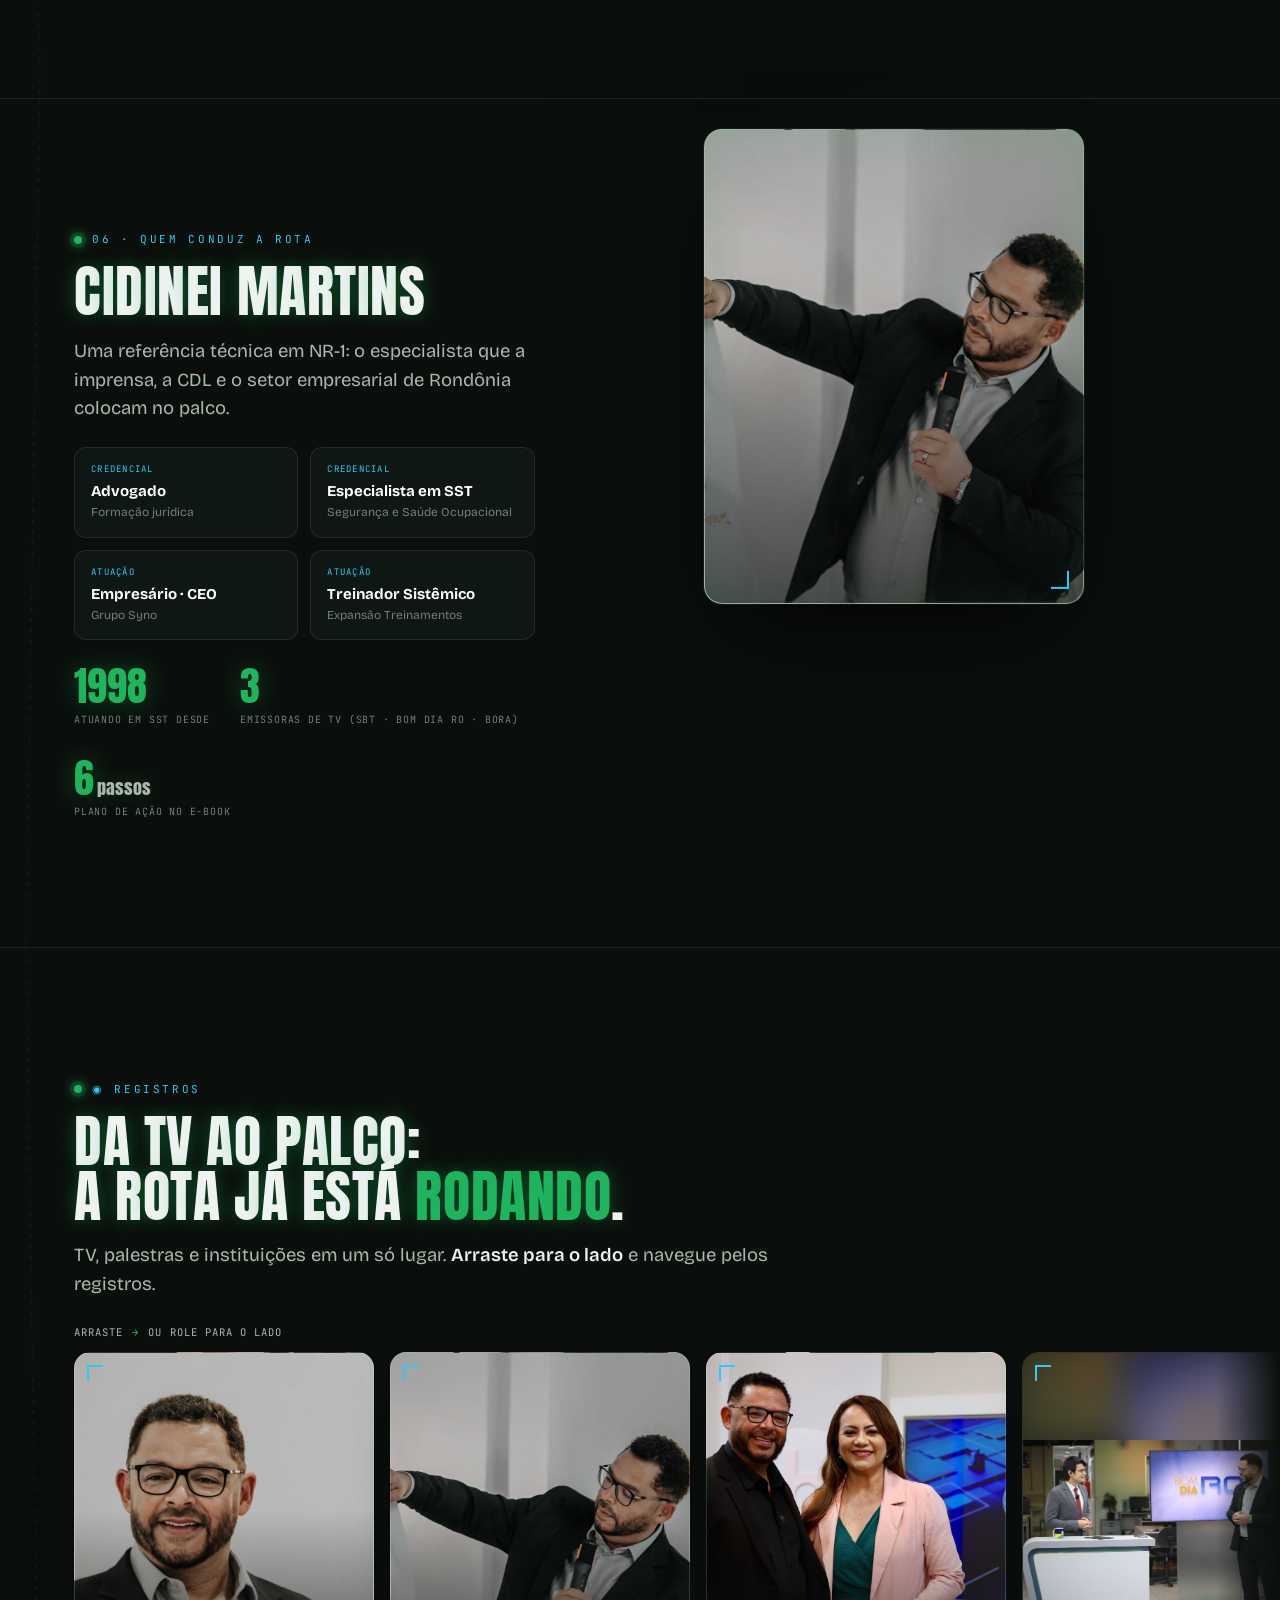
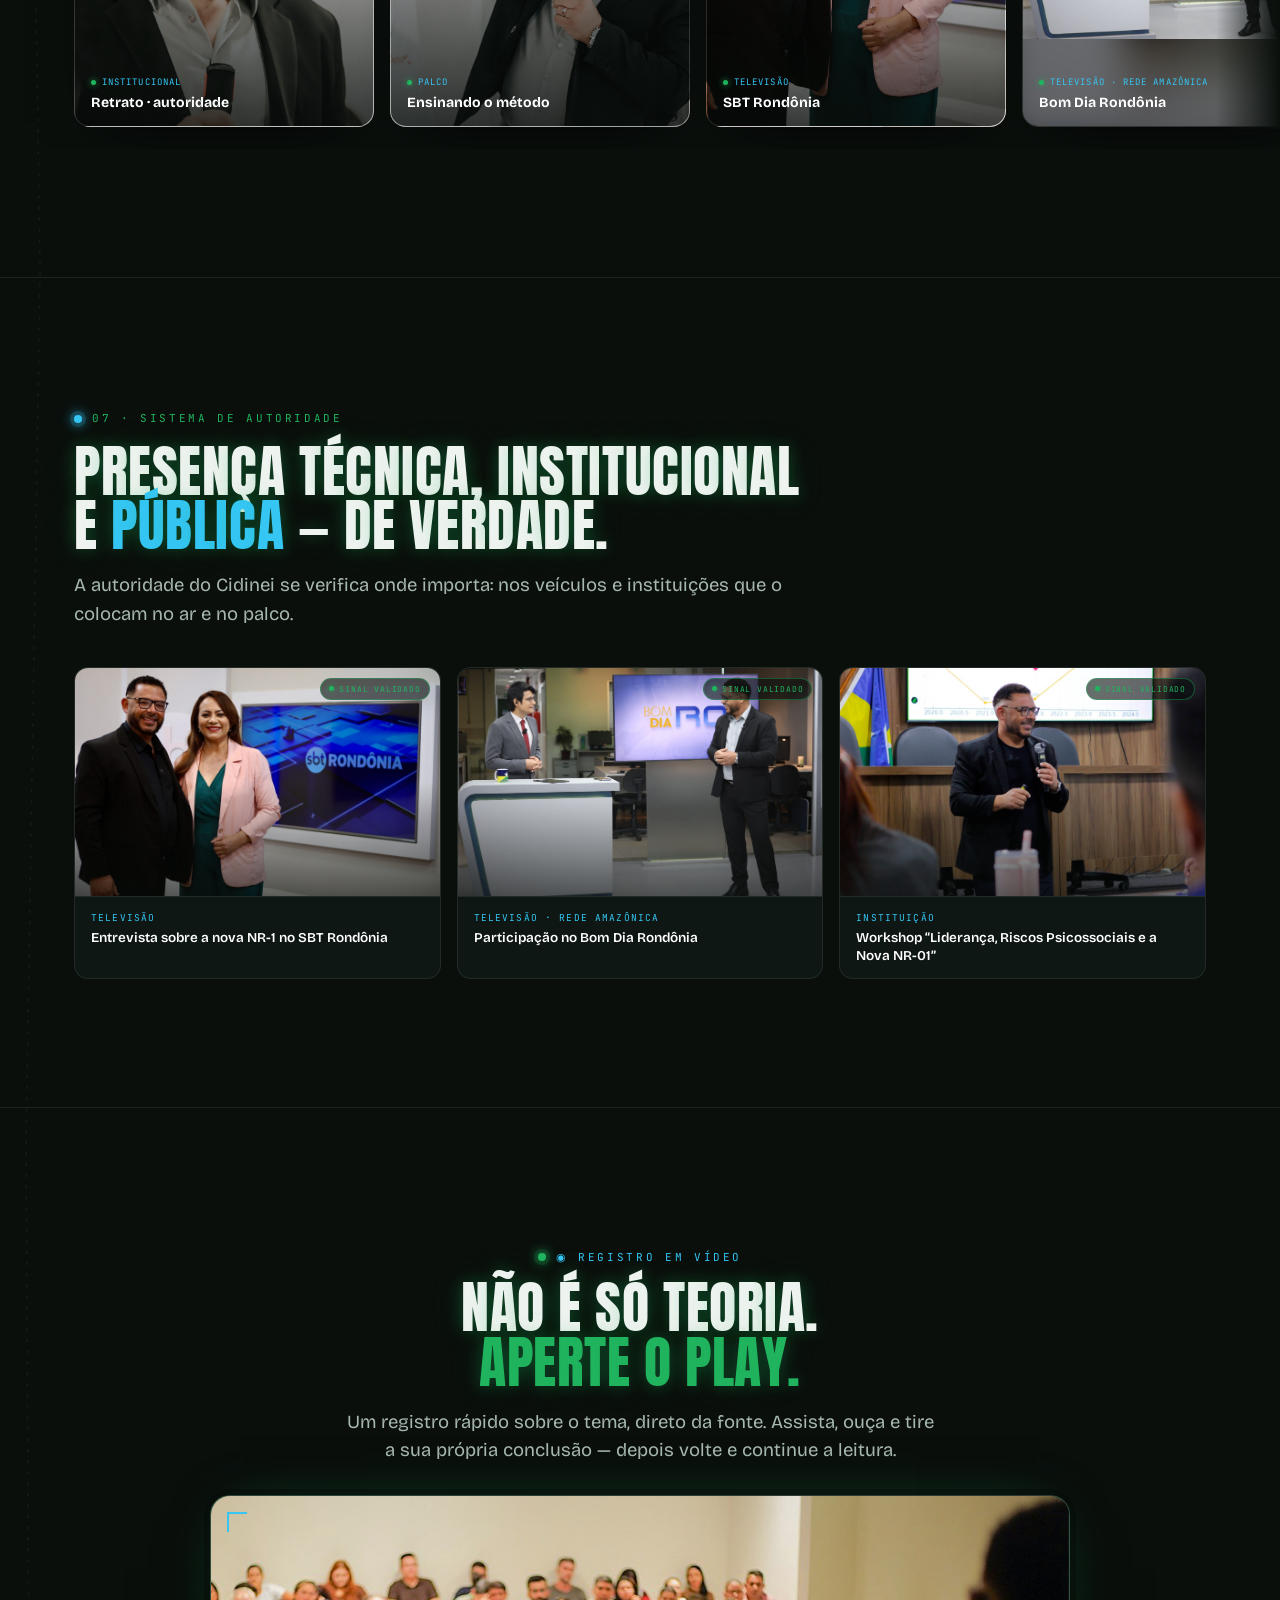
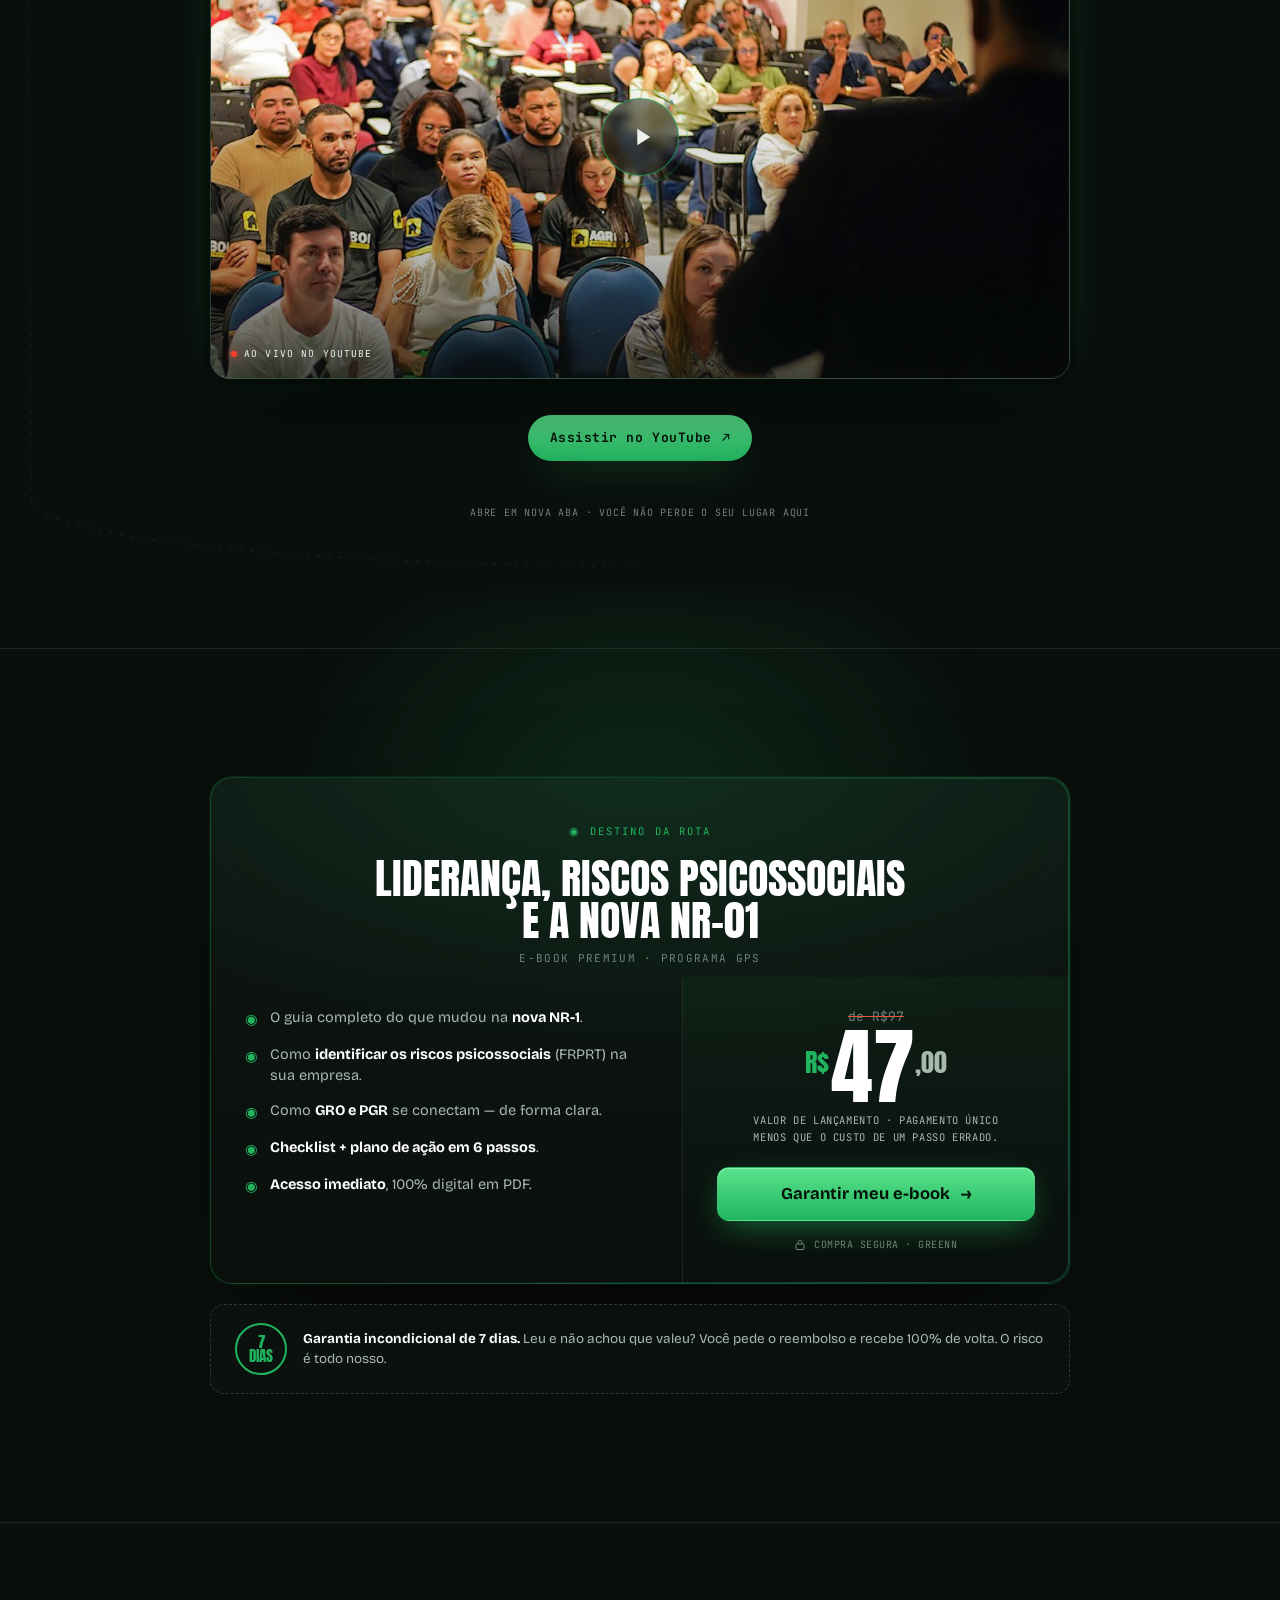
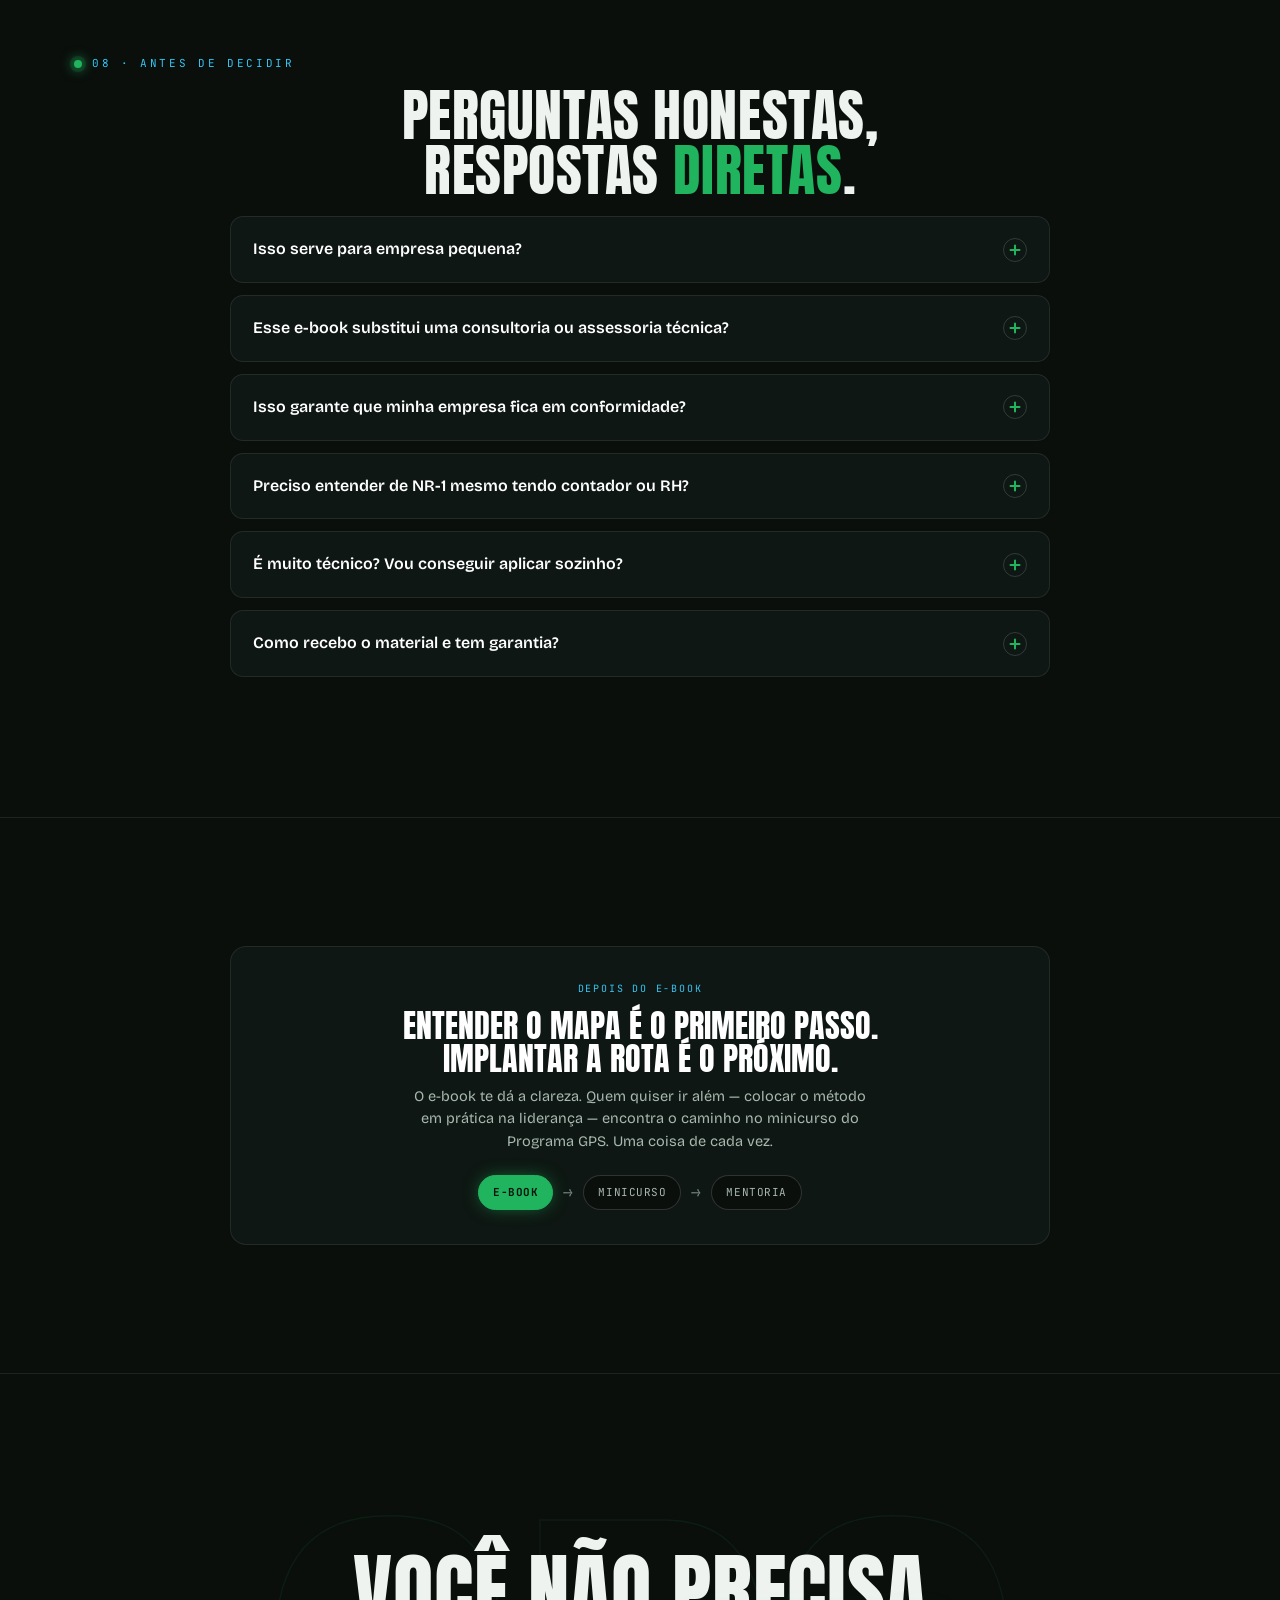
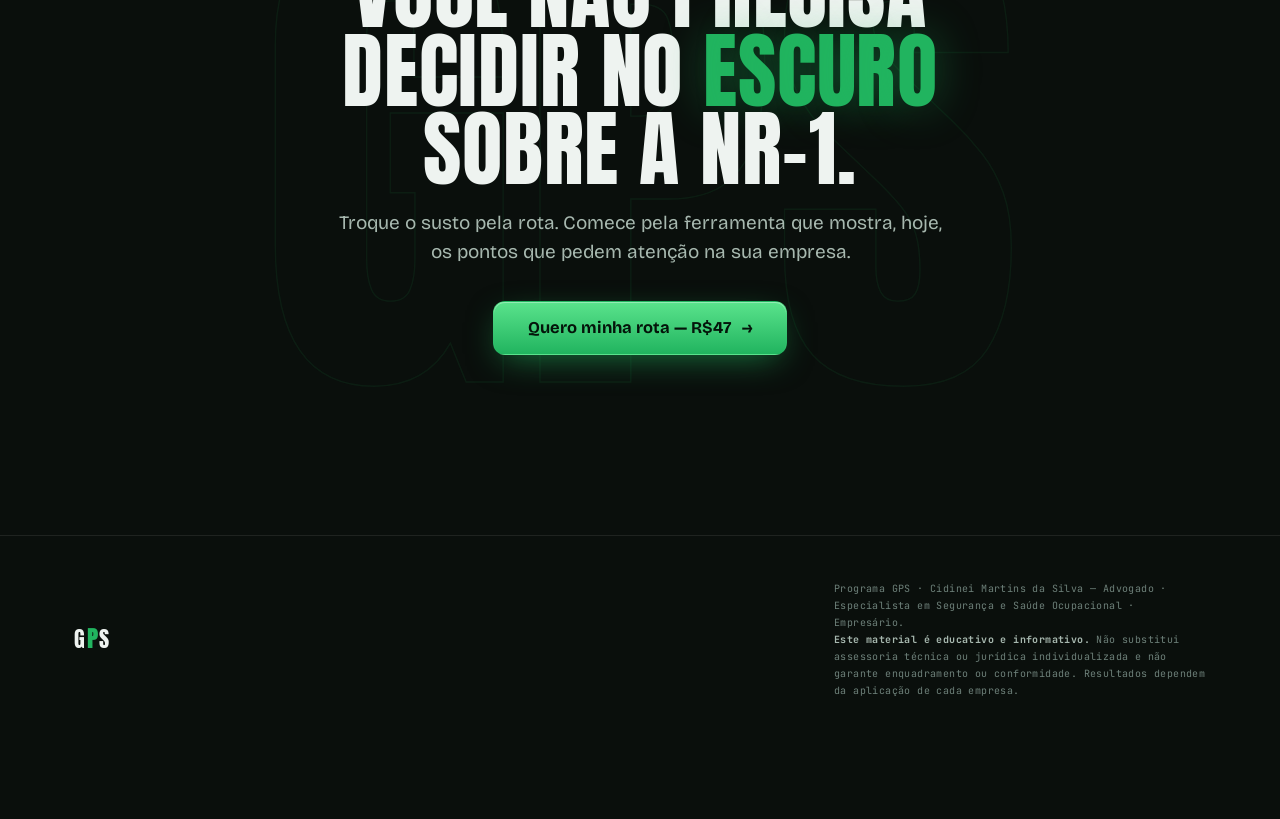
<file: gps-lp/base.html>
<!DOCTYPE html>
<html lang="pt-BR" class="no-js">
<head>
<script>document.documentElement.classList.remove('no-js');</script>
<meta charset="UTF-8">
<meta name="viewport" content="width=device-width, initial-scale=1">
<title>Programa GPS · A NR-1 não é susto. É rota. | Cidinei Martins</title>
<meta name="description" content="A nova NR-1 não precisa virar pânico. Precisa virar gestão. O e-book de entrada do Programa GPS ajuda o empresário a enxergar o cenário com clareza e decidir com mais segurança.">
<!-- Social / Open Graph -->
<meta property="og:type" content="website">
<meta property="og:locale" content="pt_BR">
<meta property="og:site_name" content="Programa GPS · Cidinei Martins">
<meta property="og:url" content="https://cidineimartins.com.br/ebookcnpj/">
<meta property="og:title" content="Programa GPS · A NR-1 não é susto. É rota.">
<meta property="og:description" content="A nova NR-1 não precisa virar pânico. Precisa virar gestão. E-book de entrada para o empresário enxergar o cenário com clareza e decidir com segurança.">
<meta property="og:image" content="https://cidineimartins.com.br/ebookcnpj/assets/og-share.jpg">
<meta property="og:image:secure_url" content="https://cidineimartins.com.br/ebookcnpj/assets/og-share.jpg">
<meta property="og:image:type" content="image/jpeg">
<meta property="og:image:width" content="1200">
<meta property="og:image:height" content="1200">
<meta property="og:image:alt" content="E-book Liderança, Riscos Psicossociais e a Nova NR-01 — Cidinei Martins da Silva. R$47, lançamento.">
<meta name="twitter:card" content="summary_large_image">
<meta name="twitter:title" content="Programa GPS · A NR-1 não é susto. É rota.">
<meta name="twitter:description" content="A nova NR-1 não precisa virar pânico. Precisa virar gestão. E-book de entrada para o empresário enxergar o cenário com clareza e decidir com segurança.">
<meta name="twitter:image" content="https://cidineimartins.com.br/ebookcnpj/assets/og-share.jpg">
<link rel="icon" href="data:image/svg+xml,<svg xmlns='http://www.w3.org/2000/svg' viewBox='0 0 32 32'><rect width='32' height='32' rx='7' fill='%230A0F0C'/><path d='M16 5 L25 27 L16 21.5 L7 27 Z' fill='%2321B45F'/></svg>">
<link rel="preconnect" href="https://fonts.googleapis.com">
<link rel="preconnect" href="https://fonts.gstatic.com" crossorigin>
<link href="https://fonts.googleapis.com/css2?family=Anton&family=Bricolage+Grotesque:opsz,wght@12..96,400;12..96,500;12..96,600;12..96,700;12..96,800&family=JetBrains+Mono:wght@400;500;700&display=swap" rel="stylesheet">
<style>
/* =====================================================================
   PROGRAMA GPS — LP P1 (Empresário) · v02 "sistema vivo"
   Upgrade de motion/experiência mantendo copy + arquitetura.
   Camadas: fundo vivo (canvas) · rota SVG que atravessa a página ·
   parallax · reveals cinematográficos · tilt 3D · CTA magnético.
   Convenção de transform: reveal usa 'translate'; tilt/parallax usam
   'transform' — propriedades independentes, compõem sem conflito.
   ===================================================================== */
:root{
  --ink:#0A0F0C; --ink-2:#0E1713; --ink-3:#132019; --ink-4:#18271F;
  --paper:#EEF3F0; --paper-dim:#A7B8AF; --muted:#6E817A;
  --green:#21B45F; --green-rgb:33,180,95; --green-2:#5AE38C; --green-deep:#0E5C33;
  --cyan:#35C6F4; --cyan-rgb:53,198,244; --amber:#E8B33D; --danger:#E0573F;
  --line:rgba(238,243,240,.09); --line-2:rgba(238,243,240,.16);
  --display:'Anton','Oswald','Arial Narrow',Impact,system-ui,sans-serif;
  --body:'Bricolage Grotesque',system-ui,-apple-system,'Segoe UI',Roboto,sans-serif;
  --mono:'JetBrains Mono',ui-monospace,'SF Mono',Menlo,monospace;
  --maxw:1180px;
}
*{margin:0;padding:0;box-sizing:border-box}
html{scroll-behavior:smooth;overflow-x:hidden}
@media (prefers-reduced-motion:reduce){html{scroll-behavior:auto}}
body{
  font-family:var(--body);background:var(--ink);color:var(--paper);
  line-height:1.55;-webkit-font-smoothing:antialiased;overflow-x:hidden;position:relative;
}
::selection{background:var(--green);color:#04140A}
:focus-visible{outline:2px solid var(--cyan);outline-offset:3px;border-radius:4px}
a{color:inherit;text-decoration:none}
img{max-width:100%;display:block}
h1,h2,h3{text-wrap:balance}

/* ---------------------------------------------------------------------
   CAMADA 0 — FUNDO VIVO
   --------------------------------------------------------------------- */
.bg{position:fixed;inset:0;z-index:0;pointer-events:none;overflow:hidden}
.bg #gl{position:absolute;inset:0;width:100%;height:100%;display:block}
.bg #amb{position:absolute;inset:0;width:100%;height:100%;opacity:.6}
.bg .grid-ov{position:absolute;inset:-6%;pointer-events:none;opacity:.5;will-change:transform;
  background-image:linear-gradient(rgba(238,243,240,.028) 1px,transparent 1px),linear-gradient(90deg,rgba(238,243,240,.028) 1px,transparent 1px);
  background-size:52px 52px;
  -webkit-mask:radial-gradient(90% 80% at 50% 40%,#000,transparent 92%);mask:radial-gradient(90% 80% at 50% 40%,#000,transparent 92%)}
.bg .veil{position:absolute;inset:0;
  background:radial-gradient(75% 55% at 50% -12%,rgba(var(--green-rgb),.07),transparent 62%),
             radial-gradient(60% 48% at 100% 110%,rgba(var(--cyan-rgb),.045),transparent 62%),
             linear-gradient(180deg,transparent 52%,rgba(4,8,6,.55))}
.bg .cursor-glow{position:absolute;top:0;left:0;width:300px;height:300px;margin:-150px 0 0 -150px;border-radius:50%;
  background:radial-gradient(circle,rgba(var(--green-rgb),.12),rgba(var(--cyan-rgb),.06) 40%,transparent 70%);
  will-change:transform;opacity:0;transition:opacity .6s}
/* rastro digital do cursor (breadcrumb GPS) */
#trail{position:fixed;inset:0;width:100%;height:100%;z-index:6;pointer-events:none;mix-blend-mode:screen}
.bg .scan{position:absolute;left:0;right:0;height:220px;top:-260px;opacity:.5;
  background:linear-gradient(180deg,transparent,rgba(var(--cyan-rgb),.05),transparent);animation:scanline 13s linear infinite}
@keyframes scanline{0%{top:-260px}100%{top:100%}}
@media (prefers-reduced-motion:reduce){.bg .scan{animation:none;display:none}}

/* rota SVG que atravessa toda a página (desktop) */
#routeSvg{position:absolute;top:0;left:0;width:100%;height:100%;z-index:1;pointer-events:none;overflow:visible;display:block}
#routeBase{fill:none;stroke:rgba(238,243,240,.055);stroke-width:1.5;stroke-dasharray:2 9;stroke-linecap:round}
#routeLive{fill:none;stroke:url(#routeGrad);stroke-width:2.2;stroke-linecap:round;filter:drop-shadow(0 0 6px rgba(var(--green-rgb),.6))}
.rbranch{fill:none;stroke:rgba(53,198,244,.55);stroke-width:1.5;stroke-linecap:round;opacity:0;transition:opacity .6s ease}
.rbranch.on{opacity:.85}
.rbnode{fill:var(--ink);stroke:var(--cyan);stroke-width:2;opacity:0;transition:opacity .5s ease}
.rbnode.on{opacity:1;fill:var(--cyan)}
.rdest{fill:var(--ink);stroke:var(--amber);stroke-width:2.5;opacity:0;transition:opacity .5s ease}
.rdest.on{opacity:1;fill:var(--amber);filter:drop-shadow(0 0 10px rgba(232,179,61,.9))}
#routeHead{fill:#eafff2;filter:drop-shadow(0 0 9px rgba(var(--green-rgb),1));opacity:0}
/* título recebe a "energia" da vertente */
.sec-h,#heroTitle,.final h2,.offer-top h2{transition:text-shadow .6s ease}
.energized{animation:enrg 1.3s ease forwards}
@keyframes enrg{0%{text-shadow:0 0 0 rgba(var(--green-rgb),0)}35%{text-shadow:0 0 30px rgba(var(--green-rgb),.7),0 0 62px rgba(var(--green-rgb),.3)}100%{text-shadow:0 0 16px rgba(var(--green-rgb),.32),0 0 34px rgba(var(--green-rgb),.15)}}
@media (prefers-reduced-motion:reduce){.energized{animation:none;text-shadow:0 0 16px rgba(var(--green-rgb),.32),0 0 34px rgba(var(--green-rgb),.15)}}

/* barra de progresso no topo */
.topbar{position:fixed;top:0;left:0;height:2px;width:100%;z-index:50;transform:scaleX(0);transform-origin:left;
  background:linear-gradient(90deg,var(--green),var(--cyan));box-shadow:0 0 12px rgba(var(--green-rgb),.7)}

/* wrap + camadas de conteúdo acima da rota */
.wrap{position:relative;z-index:2;max-width:var(--maxw);margin:0 auto;padding:0 24px}
.nav,.hero,.section,.final,footer{position:relative;z-index:2}

/* fragmentos "GPS" decorativos (marca d'água / profundidade) */
.scene-ghost{position:absolute;z-index:0;pointer-events:none;font-family:var(--display);text-transform:uppercase;
  color:transparent;-webkit-text-stroke:1.4px rgba(var(--green-rgb),.06);line-height:.8;user-select:none;will-change:transform}

/* ---------------------------------------------------------------------
   SHARED
   --------------------------------------------------------------------- */
.eyebrow{font-family:var(--mono);font-size:11px;letter-spacing:.24em;text-transform:uppercase;
  color:var(--cyan);display:inline-flex;align-items:center;gap:10px;margin-bottom:16px}
.eyebrow::before{content:"";width:8px;height:8px;border-radius:50%;background:var(--green);
  box-shadow:0 0 0 4px rgba(var(--green-rgb),.15),0 0 12px 2px rgba(var(--green-rgb),.7);animation:pulseDot 2.6s ease-in-out infinite}
@keyframes pulseDot{0%,100%{box-shadow:0 0 0 4px rgba(var(--green-rgb),.15),0 0 12px 2px rgba(var(--green-rgb),.7)}50%{box-shadow:0 0 0 6px rgba(var(--green-rgb),.05),0 0 18px 3px rgba(var(--green-rgb),.9)}}
@media (prefers-reduced-motion:reduce){.eyebrow::before{animation:none}}
.eyebrow.alt{color:var(--green)}
.eyebrow.alt::before{background:var(--cyan);box-shadow:0 0 0 4px rgba(var(--cyan-rgb),.15),0 0 12px 2px rgba(var(--cyan-rgb),.7)}
.sec-h{font-family:var(--display);font-weight:400;font-size:clamp(30px,5vw,56px);line-height:.98;
  text-transform:uppercase;letter-spacing:.01em;margin-bottom:18px}
.sec-h .g{color:var(--green)}
.sec-h .c{color:var(--cyan)}
.sec-lead{font-size:clamp(15px,1.7vw,18.5px);color:var(--paper-dim);max-width:62ch;margin-bottom:38px}
.sec-lead b{color:var(--paper);font-weight:600}
.section{padding:clamp(70px,10vw,132px) 0;border-top:1px solid var(--line)}

/* reveal cinematográfico (usa translate/opacity/filter) */
.rv{opacity:0;translate:0 34px;filter:blur(7px);
  transition:opacity .85s cubic-bezier(.16,.8,.24,1),translate .85s cubic-bezier(.16,.8,.24,1),filter .85s cubic-bezier(.16,.8,.24,1)}
.rv.in{opacity:1;translate:0 0;filter:blur(0)}
.rv.rvx{translate:-40px 0}.rv.rvx.in{translate:0 0}
.rv.rvr{translate:40px 0}.rv.rvr.in{translate:0 0}
@media (prefers-reduced-motion:reduce){.rv{translate:0 16px;filter:none}}

/* tipografia cinética (letra a letra, sem quebrar palavra) */
.kin .word{display:inline-block;white-space:nowrap}
.kin .ltr{display:inline-block}
.kin .ltr>i{display:inline-block;font-style:normal;opacity:0;translate:0 .55em;filter:blur(6px);
  transition:opacity .55s cubic-bezier(.2,.8,.2,1),translate .6s cubic-bezier(.16,.9,.24,1),filter .55s}
.kin.in .ltr>i{opacity:1;translate:0 0;filter:blur(0)}
/* FALLBACK sem JS: se o script de reveal não rodar, mostra tudo (nada de página em branco) */
html.no-js .rv,html.no-js .rv.rvx,html.no-js .rv.rvr{opacity:1!important;translate:0 0!important;filter:none!important}
html.no-js .turn .big{clip-path:none!important;-webkit-clip-path:none!important}
html.no-js .kin .ltr>i{opacity:1!important;translate:0 0!important;filter:none!important}

/* buttons + CTA magnético */
.btn{font-family:var(--body);font-weight:700;font-size:15px;border-radius:12px;padding:15px 26px;position:relative;
  cursor:pointer;border:1px solid transparent;display:inline-flex;align-items:center;gap:11px;overflow:hidden;
  transition:transform .25s cubic-bezier(.2,.7,.2,1),box-shadow .25s,background .2s,border-color .2s;line-height:1;text-align:center}
.btn .arw{transition:transform .25s;position:relative;z-index:1}
.btn>span:not(.arw),.btn{white-space:nowrap}
.btn:hover .arw{transform:translateX(4px)}
.btn-primary{background:linear-gradient(180deg,var(--green-2),var(--green));color:#04140A;
  box-shadow:0 10px 34px -10px rgba(var(--green-rgb),.7),inset 0 1px 0 rgba(255,255,255,.35)}
.btn-primary::before{content:"";position:absolute;top:0;left:-60%;width:45%;height:100%;
  background:linear-gradient(100deg,transparent,rgba(255,255,255,.5),transparent);transform:skewX(-18deg);transition:none}
.btn-primary:hover::before{animation:sheenmove .8s ease}
@keyframes sheenmove{0%{left:-60%}100%{left:130%}}
.btn-primary:hover{box-shadow:0 18px 50px -10px rgba(var(--green-rgb),.9),inset 0 1px 0 rgba(255,255,255,.4)}
.btn-ghost{background:rgba(238,243,240,.03);color:var(--paper);border-color:var(--line-2)}
.btn-ghost:hover{border-color:var(--green);background:rgba(var(--green-rgb),.08)}
.btn-lg{font-size:16.5px;padding:18px 34px}
@media (prefers-reduced-motion:reduce){.btn-primary:hover::before{animation:none}}

/* ---------------------------------------------------------------------
   NAVBAR
   --------------------------------------------------------------------- */
.nav{position:fixed;top:0;left:0;right:0;z-index:40;transition:background .3s,border-color .3s,backdrop-filter .3s;border-bottom:1px solid transparent}
.nav.solid{background:rgba(8,12,10,.8);backdrop-filter:blur(14px);border-bottom-color:var(--line)}
.nav-in{max-width:var(--maxw);margin:0 auto;padding:14px 24px;display:flex;align-items:center;justify-content:space-between;gap:16px}
.logo{display:inline-flex;align-items:center;gap:0;position:relative;padding:5px 12px}
.logo .br{position:absolute;width:11px;height:11px;border:2px solid var(--cyan);transition:.4s}
.logo:hover .br{width:14px;height:14px}
.logo .br.tl{top:0;left:0;border-right:none;border-bottom:none}
.logo .br.tr{top:0;right:0;border-left:none;border-bottom:none}
.logo .br.bl{bottom:0;left:0;border-right:none;border-top:none}
.logo .br.br2{bottom:0;right:0;border-left:none;border-top:none}
.logo .tx{font-family:var(--display);font-size:23px;letter-spacing:3px;color:var(--paper);line-height:1}
.logo .tx b{color:var(--green)}
.nav-links{display:flex;align-items:center;gap:26px}
.nav-links a{font-size:13.5px;color:var(--paper-dim);transition:color .2s;position:relative}
.nav-links a::after{content:"";position:absolute;left:0;bottom:-5px;height:1px;width:0;background:var(--green);transition:width .25s}
.nav-links a:hover{color:var(--paper)}.nav-links a:hover::after{width:100%}
.nav-cta{font-size:13.5px;padding:11px 18px}
@media(max-width:880px){.nav-links a{display:none}}

/* ---------------------------------------------------------------------
   HERO
   --------------------------------------------------------------------- */
.hero{min-height:100svh;display:flex;align-items:center;padding:120px 0 70px;border-top:none;overflow:hidden}
.hero-ghost{position:absolute;inset:0;display:flex;align-items:center;justify-content:center;z-index:1;pointer-events:none;overflow:hidden;will-change:transform,opacity}
.hero-ghost .gh{position:absolute;font-family:var(--display);font-size:min(48vw,660px);letter-spacing:.03em;line-height:1;text-transform:uppercase}
.hero-ghost .gh.outline{color:transparent;-webkit-text-stroke:1.6px rgba(var(--green-rgb),.10)}
.hero-ghost .gh.blur{color:rgba(var(--green-rgb),.05);filter:blur(26px)}
.hero-hud{position:absolute;inset:0;z-index:1;pointer-events:none;font-family:var(--mono);font-size:9.5px;letter-spacing:.14em;text-transform:uppercase;color:rgba(53,198,244,.5)}
.hero-hud span{position:absolute}
.hero-hud .h1{top:20%;left:6%}.hero-hud .h2{top:70%;right:8%}.hero-hud .h3{bottom:16%;left:12%}
@media(max-width:940px){.hero-hud{display:none}}
.hero-grid{position:relative;z-index:2;display:grid;grid-template-columns:1.08fr .92fr;gap:48px;align-items:center;width:100%}
@media(max-width:940px){.hero-grid{grid-template-columns:1fr;gap:38px}.hero-grid>*{min-width:0}}
.hero .kick{font-family:var(--mono);font-size:11px;letter-spacing:.22em;text-transform:uppercase;color:var(--cyan);
  display:inline-flex;align-items:center;gap:10px;margin-bottom:22px}
.hero .kick::before{content:"";width:8px;height:8px;border-radius:50%;background:var(--green);box-shadow:0 0 10px 2px rgba(var(--green-rgb),.8)}
.hero h1{font-family:var(--display);font-weight:400;text-transform:uppercase;
  font-size:clamp(38px,6.6vw,82px);line-height:.92;letter-spacing:.005em;margin-bottom:24px}
.hero h1 .l1,.hero h1 .l2{display:block}
.hero h1 .l2{color:var(--green);text-shadow:0 0 34px rgba(var(--green-rgb),.3)}
.hero .sub{font-size:clamp(16px,1.9vw,20px);color:var(--paper-dim);max-width:52ch;margin-bottom:34px}
.hero .sub b{color:var(--paper);font-weight:600}
.hero-cta{display:flex;flex-wrap:wrap;gap:14px;margin-bottom:30px}
.hero-auth{display:flex;align-items:center;gap:18px;flex-wrap:wrap;font-family:var(--mono);font-size:11px;letter-spacing:.08em;text-transform:uppercase;color:var(--muted)}
.hero-auth .media{display:flex;gap:14px;align-items:center}
.hero-auth .media span{color:var(--paper-dim);font-weight:500;position:relative}
.hero-auth .media span+span::before{content:"·";position:absolute;left:-9px;color:var(--muted)}
.hero-auth .txt{max-width:22ch;line-height:1.4}

.hero-visual{position:relative;min-height:460px;display:flex;align-items:center;justify-content:center;perspective:1200px}
.photo{position:relative;width:100%;max-width:400px;aspect-ratio:4/5;border-radius:18px;overflow:hidden;
  border:1px solid var(--line-2);
  background:var(--photo,none),radial-gradient(120% 80% at 70% 10%,rgba(var(--green-rgb),.22),transparent 55%),linear-gradient(180deg,var(--ink-3),var(--ink));
  background-size:cover;background-position:center top;
  box-shadow:0 40px 90px -34px rgba(0,0,0,.92),0 0 0 1px rgba(var(--green-rgb),.14);
  transition:box-shadow .5s}
.photo::after{content:"";position:absolute;inset:0;pointer-events:none;background:linear-gradient(180deg,transparent 38%,rgba(8,12,10,.55) 100%)}
/* borda luminosa animada */
.photo .aura{position:absolute;inset:-1px;border-radius:19px;pointer-events:none;padding:1px;
  background:conic-gradient(from var(--a,0deg),transparent 0deg,rgba(var(--green-rgb),.7) 60deg,rgba(var(--cyan-rgb),.6) 120deg,transparent 200deg,transparent 360deg);
  -webkit-mask:linear-gradient(#000 0 0) content-box,linear-gradient(#000 0 0);-webkit-mask-composite:xor;mask-composite:exclude;
  opacity:.55;animation:spinAura 7s linear infinite}
@keyframes spinAura{to{--a:360deg}}
@property --a{syntax:'<angle>';inherits:false;initial-value:0deg}
@media (prefers-reduced-motion:reduce){.photo .aura{animation:none}}
.photo .rim{position:absolute;inset:0;border-radius:18px;pointer-events:none;box-shadow:inset 0 0 40px rgba(var(--green-rgb),.14),inset 0 -2px 0 rgba(var(--green-rgb),.25)}
/* varredura de sinal */
.photo .sweep{position:absolute;left:0;right:0;height:34%;top:-40%;pointer-events:none;
  background:linear-gradient(180deg,transparent,rgba(var(--cyan-rgb),.16),transparent);animation:sweepDown 6s ease-in-out infinite}
@keyframes sweepDown{0%{top:-40%}60%,100%{top:120%}}
@media (prefers-reduced-motion:reduce){.photo .sweep{animation:none;display:none}}
.photo .frame-lab{position:absolute;top:14px;left:14px;z-index:3;font-family:var(--mono);font-size:9px;letter-spacing:.14em;text-transform:uppercase;color:var(--cyan);background:rgba(8,12,10,.6);padding:5px 9px;border-radius:6px;border:1px solid var(--line-2)}
.photo .ph-note{position:absolute;inset:0;display:flex;flex-direction:column;align-items:center;justify-content:center;gap:10px;text-align:center;padding:20px;color:var(--muted);font-family:var(--mono);font-size:10px;letter-spacing:.1em;text-transform:uppercase}
.photo .ph-note svg{width:54px;height:54px;opacity:.5}
.photo.has-img .ph-note{display:none}
.photo .brk{position:absolute;width:18px;height:18px;border:2px solid var(--cyan);z-index:3}
.photo .brk.a{bottom:14px;right:14px;border-left:none;border-top:none}
.chipfloat{position:absolute;z-index:4;font-family:var(--mono);font-size:10.5px;letter-spacing:.05em;text-transform:uppercase;
  color:var(--paper);background:rgba(14,23,19,.82);backdrop-filter:blur(6px);border:1px solid var(--line-2);border-radius:999px;
  padding:9px 14px;display:inline-flex;align-items:center;gap:8px;white-space:nowrap;box-shadow:0 10px 30px -12px rgba(0,0,0,.9)}
.chipfloat i{width:7px;height:7px;border-radius:50%;background:var(--green);box-shadow:0 0 8px rgba(var(--green-rgb),.9);font-style:normal}
.chipfloat.c i{background:var(--cyan);box-shadow:0 0 8px rgba(var(--cyan-rgb),.9)}
.chipfloat.f1{top:8%;left:-6%}.chipfloat.f2{top:46%;right:-8%}.chipfloat.f3{bottom:9%;left:-4%}
/* vertentes: linha + nó saindo do chip em direção à foto (não parecem "soltos") */
.chipfloat::after{content:"";position:absolute;top:50%;height:1px;width:38px;pointer-events:none;opacity:.9}
.chipfloat::before{content:"";position:absolute;top:50%;width:5px;height:5px;margin-top:-2.5px;border-radius:50%;
  background:var(--cyan);box-shadow:0 0 9px rgba(53,198,244,.95);pointer-events:none}
.chipfloat.f1::after,.chipfloat.f3::after{left:100%;background:linear-gradient(90deg,rgba(53,198,244,.8),transparent)}
.chipfloat.f2::after{right:100%;background:linear-gradient(270deg,rgba(53,198,244,.8),transparent)}
.chipfloat.f1::before,.chipfloat.f3::before{left:calc(100% + 34px)}
.chipfloat.f2::before{right:calc(100% + 34px)}
@media(max-width:940px){.chipfloat.f1{left:2%}.chipfloat.f2{right:2%}.chipfloat.f3{left:2%}
  .chipfloat::after{width:22px}.chipfloat.f1::before,.chipfloat.f3::before{left:calc(100% + 20px)}.chipfloat.f2::before{right:calc(100% + 20px)}}
.float-anim{animation:floaty 5s ease-in-out infinite}
.float-anim.d2{animation-delay:-1.6s}.float-anim.d3{animation-delay:-3.1s}
@keyframes floaty{0%,100%{transform:translateY(0)}50%{transform:translateY(-9px)}}
@media (prefers-reduced-motion:reduce){.float-anim{animation:none}}
.scrollcue{position:absolute;bottom:24px;left:50%;transform:translateX(-50%);z-index:3;font-family:var(--mono);font-size:9.5px;letter-spacing:.22em;text-transform:uppercase;color:var(--muted);display:flex;flex-direction:column;align-items:center;gap:8px}
.scrollcue .ln{width:1px;height:34px;background:linear-gradient(180deg,var(--green),transparent);position:relative;overflow:hidden}
.scrollcue .ln::after{content:"";position:absolute;left:0;top:0;width:1px;height:40%;background:var(--green-2);animation:drop 1.9s ease-in-out infinite}
@keyframes drop{0%{transform:translateY(-120%)}100%{transform:translateY(280%)}}
@media (prefers-reduced-motion:reduce){.scrollcue .ln::after{animation:none}}

/* ---------------------------------------------------------------------
   GRIDS / CARDS (com vida: tilt 3D, borda animada, sheen)
   --------------------------------------------------------------------- */
.grid{display:grid;gap:16px}
.g2{grid-template-columns:repeat(2,1fr)}.g3{grid-template-columns:repeat(3,1fr)}.g4{grid-template-columns:repeat(4,1fr)}
@media(max-width:860px){.g3,.g4{grid-template-columns:1fr 1fr}}
@media(max-width:560px){.g2,.g3,.g4{grid-template-columns:1fr}}
.card{background:linear-gradient(180deg,var(--ink-2),rgba(10,15,12,.6));border:1px solid var(--line);border-radius:15px;
  padding:26px 24px;position:relative;overflow:hidden;transform-style:preserve-3d;
  transition:border-color .4s,box-shadow .4s,transform .3s cubic-bezier(.2,.7,.2,1)}
.card::before{content:"";position:absolute;inset:0;border-radius:inherit;padding:1px;pointer-events:none;
  background:linear-gradient(130deg,transparent 20%,rgba(var(--green-rgb),.55),transparent 70%);
  -webkit-mask:linear-gradient(#000 0 0) content-box,linear-gradient(#000 0 0);-webkit-mask-composite:xor;mask-composite:exclude;opacity:0;transition:opacity .4s}
.card::after{content:"";position:absolute;width:280px;height:280px;top:var(--cy,50%);left:var(--cx,50%);transform:translate(-50%,-50%);
  background:radial-gradient(circle,rgba(var(--green-rgb),.14),transparent 60%);opacity:0;transition:opacity .4s;pointer-events:none}
.card:hover{border-color:rgba(var(--green-rgb),.35);box-shadow:0 30px 60px -30px rgba(0,0,0,.95),0 0 40px -20px rgba(var(--green-rgb),.4)}
.card:hover::before,.card:hover::after{opacity:1}
.card .ic{width:44px;height:44px;border-radius:11px;background:rgba(var(--green-rgb),.1);border:1px solid rgba(var(--green-rgb),.3);
  display:flex;align-items:center;justify-content:center;margin-bottom:16px;color:var(--green);transition:.4s;transform:translateZ(30px)}
.card:hover .ic{background:rgba(var(--green-rgb),.16);box-shadow:0 0 22px -4px rgba(var(--green-rgb),.6)}
.card .ic svg{width:20px;height:20px}
.card .lab{font-family:var(--mono);font-size:10px;letter-spacing:.16em;text-transform:uppercase;color:var(--cyan);display:block;margin-bottom:9px}
.card .t{font-weight:700;font-size:17px;color:#fff;margin-bottom:8px;line-height:1.25;transform:translateZ(20px)}
.card .d{font-size:14px;color:var(--paper-dim);line-height:1.55}
/* ic numerado (cards do conteúdo do e-book) */
.card .ic.num{font-family:var(--mono);font-weight:700;font-size:16px;color:var(--green)}
/* ── PRÉVIA DO E-BOOK · banner das ferramentas (imagem real, fundo transparente) ── */
.ebook-stage{position:relative;margin:30px auto 0;max-width:1340px;padding:0 8px}
.ebook-art{position:relative;width:100%;padding-top:clamp(94px,12vw,152px)}
.ebook-art::before{content:"";position:absolute;left:50%;top:54%;transform:translate(-50%,-50%);width:72%;height:64%;z-index:0;
  background:radial-gradient(closest-side,rgba(var(--green-rgb),.16),transparent 72%);pointer-events:none}
.ebook-art img{position:relative;z-index:1;display:block;width:100%;height:auto;filter:drop-shadow(0 44px 66px rgba(0,0,0,.5))}
/* texto POR CIMA da arte */
.ebook-over{position:absolute;left:50%;top:0;transform:translateX(-50%);z-index:3;pointer-events:none;text-align:center;width:min(760px,94%);padding:2px 24px 14px}
.ebook-over::before{content:"";position:absolute;left:-20%;right:-20%;top:-38px;height:214px;z-index:-1;
  background:radial-gradient(64% 100% at 50% 46%,rgba(7,12,9,.92),rgba(7,12,9,.5) 58%,transparent 82%)}
.ebook-over .sec-h{margin:0}
.ebook-over .over-hint{margin-top:14px;display:inline-flex;align-items:center;gap:8px;font-family:var(--mono);font-size:10px;letter-spacing:.1em;text-transform:uppercase;color:var(--cyan)}
.ebook-over .over-hint svg{width:15px;height:15px;fill:none;stroke:var(--cyan);stroke-width:1.6}
@media(max-width:620px){
  .ebook-stage{margin-top:12px;padding:0}
  .ebook-art{padding-top:0}
  .ebook-over{position:static;transform:none;width:auto;pointer-events:auto;padding:0 0 16px}
  .ebook-over::before{display:none}
}
/* prova social em VÍDEO — 1 vídeo em destaque (YouTube, leve: thumb + link) */
.vfeature{display:flex;flex-direction:column;align-items:center;gap:30px;margin-top:8px;text-align:center}
.vcopy{max-width:60ch}
.vcopy .eyebrow{margin-bottom:14px;justify-content:center}
.vcopy .sec-lead{margin-bottom:0}
.vphone{position:relative;display:block;width:100%;max-width:860px;aspect-ratio:16/9;border-radius:20px;overflow:hidden;
  border:1px solid var(--line-2);background:linear-gradient(160deg,#0d3a24,#07160f);text-decoration:none;
  box-shadow:0 40px 80px -34px rgba(0,0,0,.95),0 0 0 6px rgba(8,12,10,.5),0 0 60px -30px rgba(var(--green-rgb),.7);
  transition:transform .45s cubic-bezier(.2,.7,.2,1),box-shadow .45s}
.vphone:hover{transform:translateY(-6px);box-shadow:0 48px 92px -32px rgba(0,0,0,.98),0 0 0 6px rgba(8,12,10,.5),0 0 70px -22px rgba(var(--green-rgb),.85)}
.vphone .vthumb-img{position:absolute;inset:0;width:100%;height:100%;object-fit:cover;object-position:center;display:block}
.vphone .vthumb-img.vthumb-off{display:none}
.vphone .vgrad{position:absolute;inset:0;background:linear-gradient(180deg,rgba(8,12,10,.10),transparent 34%,rgba(8,12,10,.28) 74%,rgba(8,12,10,.72))}
.vphone .play{position:absolute;left:50%;top:50%;transform:translate(-50%,-50%);z-index:2;width:78px;height:78px;border-radius:50%;
  background:rgba(8,12,10,.45);border:1px solid rgba(var(--green-rgb),.65);backdrop-filter:blur(5px);-webkit-backdrop-filter:blur(5px);
  display:flex;align-items:center;justify-content:center;transition:.4s}
.vphone .play svg{width:28px;height:28px;margin-left:4px;fill:var(--paper)}
.vphone .play::after{content:"";position:absolute;inset:-10px;border-radius:50%;border:1px solid rgba(var(--green-rgb),.35);animation:vpulse 2.4s ease-out infinite}
@keyframes vpulse{0%{transform:scale(.85);opacity:.8}100%{transform:scale(1.5);opacity:0}}
.vphone:hover .play{background:rgba(var(--green-rgb),.28);box-shadow:0 0 30px rgba(var(--green-rgb),.6)}
.vphone .brk{position:absolute;top:16px;left:16px;width:20px;height:20px;border:2px solid var(--cyan);border-right:none;border-bottom:none;z-index:2}
.vphone .vtag{position:absolute;left:0;right:0;bottom:0;z-index:2;padding:16px 20px;font-family:var(--mono);font-size:9.5px;letter-spacing:.12em;text-transform:uppercase;color:var(--paper);display:flex;align-items:center;gap:7px}
.vphone .vtag::before{content:"";width:6px;height:6px;border-radius:50%;background:#ff3b30;box-shadow:0 0 8px rgba(255,59,48,.9)}
.vbtn{display:inline-flex;align-items:center;gap:10px;font-family:var(--mono);font-size:13px;letter-spacing:.04em;color:#04140A;background:linear-gradient(180deg,var(--green-2),var(--green));
  border-radius:999px;padding:13px 22px;font-weight:700;box-shadow:0 18px 40px -20px rgba(var(--green-rgb),.9);transition:transform .3s,box-shadow .3s;margin-top:6px}
.vbtn:hover{transform:translateY(-3px);box-shadow:0 26px 50px -20px rgba(var(--green-rgb),1)}
.vbtn .ar{transition:transform .3s}
.vbtn:hover .ar{transform:translate(3px,-3px)}
.vsmall{display:block;margin-top:14px;font-family:var(--mono);font-size:10px;letter-spacing:.08em;text-transform:uppercase;color:var(--muted)}
.card .d b{color:#fff}

/* ---------------------------------------------------------------------
   VIRADA
   --------------------------------------------------------------------- */
.turn{text-align:center;padding:clamp(80px,12vw,150px) 0;overflow:hidden}
/* eyebrow em linha própria, centralizado no topo (igual às outras seções) */
.turn .eyebrow{display:flex;justify-content:center;margin-bottom:20px}
.turn .big{font-family:var(--display);font-weight:400;text-transform:uppercase;font-size:clamp(34px,6.4vw,78px);line-height:.98;letter-spacing:.01em;max-width:16ch;margin:0 auto 26px}
.turn .big .strike{color:var(--muted);position:relative;white-space:nowrap}
.turn .big .strike::after{content:"";position:absolute;left:-2%;right:-2%;top:52%;height:5px;background:var(--danger);border-radius:3px;transform:scaleX(0);transform-origin:left;transition:transform .8s cubic-bezier(.6,0,.2,1) .3s}
.turn.in .big .strike::after{transform:scaleX(1)}
.turn .big .go{color:var(--green);text-shadow:0 0 40px rgba(var(--green-rgb),.35)}
.turn p{font-size:clamp(15px,2vw,19px);color:var(--paper-dim);max-width:56ch;margin:0 auto}
.turn p b{color:var(--paper)}
@media (prefers-reduced-motion:reduce){.turn .big .strike::after{transition:none;transform:scaleX(1)}}
/* efeito EXCLUSIVO da virada: o "sinal" desenha o texto (scan reveal) — diferente de todo o resto */
.turn .big-wrap{position:relative;display:inline-block;max-width:100%;margin-bottom:26px}
.turn .big-wrap .big{margin-bottom:0}
.turn .big{clip-path:inset(0 100% 0 -5%);-webkit-clip-path:inset(0 100% 0 -5%);transition:clip-path 1.15s cubic-bezier(.62,0,.2,1) .08s,-webkit-clip-path 1.15s cubic-bezier(.62,0,.2,1) .08s}
.turn.in .big{clip-path:inset(0 -5% 0 -5%);-webkit-clip-path:inset(0 -5% 0 -5%)}
.turn .scan-line{position:absolute;top:-8%;bottom:-8%;left:-3%;width:3px;opacity:0;pointer-events:none;border-radius:3px;
  background:linear-gradient(180deg,transparent,var(--green) 28%,var(--cyan) 72%,transparent);
  box-shadow:0 0 24px 5px rgba(var(--green-rgb),.7),0 0 46px 12px rgba(53,198,244,.22)}
.turn.in .scan-line{animation:turnScan 1.25s cubic-bezier(.62,0,.2,1) .08s forwards}
@keyframes turnScan{0%{left:-3%;opacity:0}10%{opacity:1}90%{opacity:1}100%{left:103%;opacity:0}}
@media (prefers-reduced-motion:reduce){.turn .big{clip-path:none;-webkit-clip-path:none;transition:none}.turn .scan-line{display:none}}

/* ---------------------------------------------------------------------
   MÉTODO GPS — módulos de sistema
   --------------------------------------------------------------------- */
.method{position:relative}
.gps-track{display:grid;grid-template-columns:repeat(3,1fr);gap:18px;position:relative;margin-top:12px}
@media(max-width:820px){.gps-track{grid-template-columns:1fr}}
.gps-track::before{content:"";position:absolute;left:8%;right:8%;top:52px;height:2px;background:linear-gradient(90deg,rgba(var(--green-rgb),.12),rgba(var(--line-2)));z-index:0}
.gps-track .flow{position:absolute;left:8%;top:52px;height:2px;width:0;background:linear-gradient(90deg,var(--green),var(--cyan));box-shadow:0 0 10px rgba(var(--green-rgb),.8);z-index:0;transition:width 1.4s cubic-bezier(.5,0,.1,1)}
.gps-track.lit .flow{width:84%}
@media(max-width:820px){.gps-track::before,.gps-track .flow{left:33px;right:auto;top:8%;bottom:8%;width:2px;height:auto}.gps-track.lit .flow{height:84%;width:2px}}
.gcard{position:relative;z-index:1;background:linear-gradient(180deg,var(--ink-2),var(--ink));border:1px solid var(--line);border-radius:16px;
  padding:30px 26px;transform-style:preserve-3d;transition:border-color .4s,box-shadow .4s,transform .3s cubic-bezier(.2,.7,.2,1)}
.gcard::after{content:"";position:absolute;width:300px;height:300px;top:var(--cy,50%);left:var(--cx,50%);transform:translate(-50%,-50%);background:radial-gradient(circle,rgba(var(--green-rgb),.13),transparent 60%);opacity:0;transition:opacity .4s;pointer-events:none;border-radius:16px}
.gcard:hover{border-color:rgba(var(--green-rgb),.4);box-shadow:0 30px 60px -30px rgba(0,0,0,.95),0 0 46px -22px rgba(var(--green-rgb),.5)}
.gcard:hover::after{opacity:1}
.gcard .cbrk{position:absolute;width:14px;height:14px;border:2px solid rgba(var(--cyan-rgb),.5);opacity:0;transition:opacity .4s}
.gcard .cbrk.tl{top:12px;left:12px;border-right:none;border-bottom:none}
.gcard .cbrk.br{bottom:12px;right:12px;border-left:none;border-top:none}
.gcard:hover .cbrk{opacity:1}
.gcard .node{width:70px;height:70px;border-radius:50%;background:var(--ink-3);border:2px solid var(--muted);display:flex;align-items:center;justify-content:center;
  font-family:var(--display);font-size:36px;color:var(--muted);margin-bottom:22px;transition:.6s;position:relative;transform:translateZ(34px)}
.gcard.on .node{border-color:var(--green);color:var(--green);box-shadow:0 0 0 6px rgba(var(--green-rgb),.12),0 0 26px rgba(var(--green-rgb),.55)}
.gcard.on .node::after{content:"";position:absolute;inset:-3px;border-radius:50%;border:2px solid rgba(var(--green-rgb),.5);animation:ping 2.4s ease-out infinite}
@keyframes ping{0%{transform:scale(1);opacity:.8}100%{transform:scale(1.4);opacity:0}}
@media (prefers-reduced-motion:reduce){.gcard.on .node::after{animation:none}}
.gcard .step{font-family:var(--mono);font-size:10px;letter-spacing:.16em;text-transform:uppercase;color:var(--cyan);margin-bottom:6px;display:flex;align-items:center;gap:8px}
.gcard .step::before{content:"";width:6px;height:6px;border-radius:50%;background:var(--muted);transition:.5s}
.gcard.on .step::before{background:var(--green);box-shadow:0 0 8px rgba(var(--green-rgb),.9)}
.gcard h3{font-family:var(--display);font-weight:400;font-size:25px;text-transform:uppercase;color:#fff;letter-spacing:.01em;margin-bottom:12px;transform:translateZ(18px)}
.gcard p{font-size:14px;color:var(--paper-dim);line-height:1.6}
.gcard p b{color:#fff}

/* ---------------------------------------------------------------------
   E-BOOK
   --------------------------------------------------------------------- */
.ebook-grid{display:grid;grid-template-columns:.9fr 1.1fr;gap:52px;align-items:center}
@media(max-width:860px){.ebook-grid{grid-template-columns:1fr;gap:40px}}
.ebook-mock{position:relative;display:flex;align-items:center;justify-content:center;min-height:440px;perspective:1500px}
.ebook-mock::before{content:"";position:absolute;width:58%;height:64%;border-radius:50%;
  background:radial-gradient(circle,rgba(var(--green-rgb),.18),transparent 68%);filter:blur(40px);z-index:0}
.ebook-mock::after{content:"";position:absolute;bottom:11%;width:52%;height:26px;border-radius:50%;
  background:radial-gradient(closest-side,rgba(0,0,0,.55),transparent);filter:blur(9px);z-index:0}
.book3d{position:relative;z-index:1;width:280px;height:388px;transform-style:preserve-3d;
  animation:spin360 20s linear infinite;will-change:transform}
.ebook-mock:hover .book3d{animation-play-state:paused}
@keyframes spin360{from{transform:rotateY(-20deg) rotateX(6deg)}to{transform:rotateY(340deg) rotateX(6deg)}}
.bookface{position:absolute;top:50%;left:50%;backface-visibility:hidden;-webkit-backface-visibility:hidden}
.bf-front,.bf-back{width:280px;height:388px;margin:-194px 0 0 -140px;border-radius:3px 10px 10px 3px;overflow:hidden;border:1px solid rgba(var(--green-rgb),.3)}
.bf-front{transform:translateZ(22px);background:var(--photo-book,none),linear-gradient(135deg,#0d3a24,#07160f 70%);background-size:cover;background-position:center;
  box-shadow:inset -14px 0 22px -12px rgba(0,0,0,.8),inset 2px 0 0 rgba(255,255,255,.06)}
.bf-back{transform:rotateY(180deg) translateZ(22px);background:linear-gradient(140deg,#0c2e1e,#06120c 78%);
  display:flex;align-items:center;justify-content:center;padding:26px;text-align:center;box-shadow:inset 14px 0 22px -12px rgba(0,0,0,.8)}
.bf-spine{width:44px;height:388px;margin:-194px 0 0 -22px;transform:rotateY(-90deg) translateZ(140px);overflow:hidden;
  background:linear-gradient(90deg,#05130c,#0b2e1d 45%,#0b2e1d 55%,#05130c);display:flex;align-items:center;justify-content:center;
  border-top:1px solid rgba(var(--green-rgb),.2);border-bottom:1px solid rgba(0,0,0,.7)}
.bf-spine .spine-tx{font-family:var(--display);font-size:15px;letter-spacing:4px;color:rgba(238,243,240,.6);text-transform:uppercase;transform:rotate(90deg);white-space:nowrap}
.bf-pages{width:44px;height:388px;margin:-194px 0 0 -22px;transform:rotateY(90deg) translateZ(140px);
  background:repeating-linear-gradient(0deg,#e7e3d5 0,#e7e3d5 1px,#cbc7b6 2px,#e7e3d5 3px);box-shadow:inset 0 0 26px rgba(0,0,0,.28)}
.bf-top,.bf-bottom{width:280px;height:44px;margin:-22px 0 0 -140px;background:repeating-linear-gradient(90deg,#e7e3d5 0,#e7e3d5 1px,#cbc7b6 2px,#e7e3d5 3px)}
.bf-top{transform:rotateX(90deg) translateZ(194px)}
.bf-bottom{transform:rotateX(-90deg) translateZ(194px);filter:brightness(.82)}
.book-back .bk-top{font-family:var(--mono);font-size:8.5px;letter-spacing:.14em;text-transform:uppercase;color:var(--green-2);margin-bottom:16px}
.book-back .back-msg{font-family:var(--display);font-weight:400;font-size:23px;line-height:1.08;text-transform:uppercase;color:#fff}
.book-back .back-msg .g{color:var(--green-2)}
.book-back .back-sub{font-family:var(--mono);font-size:9px;letter-spacing:.06em;text-transform:uppercase;color:var(--paper-dim);margin-top:16px;line-height:1.6}
.book::before{content:"";position:absolute;left:0;top:0;bottom:0;width:14px;background:linear-gradient(90deg,rgba(0,0,0,.5),transparent)}
.book .glare{position:absolute;inset:0;background:linear-gradient(115deg,transparent 40%,rgba(255,255,255,.10) 50%,transparent 60%);opacity:.6}
.book .spineglow{position:absolute;inset:0;box-shadow:inset 0 0 50px rgba(var(--green-rgb),.15)}
.book .bk-in{position:absolute;inset:0;display:flex;flex-direction:column;justify-content:space-between;padding:26px 22px 22px}
.book .bk-top{font-family:var(--mono);font-size:8.5px;letter-spacing:.14em;text-transform:uppercase;color:var(--green-2)}
.book .bk-title{font-family:var(--display);font-weight:400;font-size:26px;line-height:1.02;text-transform:uppercase;color:#fff}
.book .bk-title .g{color:var(--green-2)}
.book .bk-sub{font-size:10px;color:var(--paper-dim);line-height:1.4;margin-top:8px}
.book .bk-auth{font-family:var(--mono);font-size:8px;letter-spacing:.06em;text-transform:uppercase;color:var(--paper-dim);border-top:1px solid rgba(255,255,255,.14);padding-top:9px}
.book .bk-auth b{color:#fff}
.book-badge{position:absolute;top:12px;right:12px;z-index:3;font-family:var(--mono);font-size:8.5px;letter-spacing:.1em;text-transform:uppercase;color:#04140A;
  background:linear-gradient(180deg,var(--green-2),var(--green));padding:6px 11px;border-radius:999px;font-weight:700;box-shadow:0 8px 20px -8px rgba(var(--green-rgb),.8)}
.ebook-bullets{list-style:none;display:flex;flex-direction:column;gap:16px;margin:26px 0 30px}
.ebook-bullets li{display:flex;gap:14px;align-items:flex-start}
.ebook-bullets .bx{flex-shrink:0;width:26px;height:26px;border-radius:8px;background:rgba(var(--green-rgb),.12);border:1px solid rgba(var(--green-rgb),.35);display:flex;align-items:center;justify-content:center;color:var(--green);margin-top:2px}
.ebook-bullets .bx svg{width:14px;height:14px}
.ebook-bullets .txt{font-size:15px;color:var(--paper-dim);line-height:1.5}
.ebook-bullets .txt b{color:#fff}
.pill-note{display:inline-flex;align-items:center;gap:9px;font-family:var(--mono);font-size:11px;letter-spacing:.06em;text-transform:uppercase;color:var(--cyan);border:1px solid var(--line-2);border-radius:999px;padding:9px 15px;margin-bottom:22px}

/* ---------------------------------------------------------------------
   AUTORIDADE
   --------------------------------------------------------------------- */
.auth-grid{display:grid;grid-template-columns:.85fr 1.15fr;gap:48px;align-items:center}
@media(max-width:900px){.auth-grid{grid-template-columns:1fr;gap:36px}}
.auth-photo{aspect-ratio:4/5;max-width:380px;width:100%}
.cred-grid{display:grid;grid-template-columns:1fr 1fr;gap:12px;margin:24px 0 26px}
@media(max-width:520px){.cred-grid{grid-template-columns:1fr}}
.cred{border:1px solid var(--line);border-radius:12px;padding:15px 16px;background:var(--ink-2);position:relative;overflow:hidden;transition:border-color .4s,transform .3s}
.cred::after{content:"";position:absolute;width:200px;height:200px;top:var(--cy,50%);left:var(--cx,50%);transform:translate(-50%,-50%);background:radial-gradient(circle,rgba(var(--green-rgb),.12),transparent 60%);opacity:0;transition:opacity .4s;pointer-events:none}
.cred:hover{border-color:rgba(var(--green-rgb),.35)}.cred:hover::after{opacity:1}
.cred .r{font-family:var(--mono);font-size:9px;letter-spacing:.14em;text-transform:uppercase;color:var(--cyan);margin-bottom:5px}
.cred .v{font-weight:700;font-size:15px;color:#fff;line-height:1.2}
.cred .s{font-size:12px;color:var(--muted);margin-top:3px}
/* credenciais em linha discreta (usada só na P2 unificada) */
.cred-line{display:flex;flex-wrap:wrap;row-gap:8px;column-gap:16px;margin:6px 0 0}
.cred-line span{font-family:var(--mono);font-size:11px;letter-spacing:.05em;text-transform:uppercase;color:var(--paper-dim);position:relative;padding-left:14px}
.cred-line span::before{content:"";position:absolute;left:0;top:50%;transform:translateY(-50%);width:5px;height:5px;border-radius:50%;background:var(--green);box-shadow:0 0 6px rgba(var(--green-rgb),.7)}
.cred-line span:first-child{padding-left:0}
.cred-line span:first-child::before{display:none}
.stat-row{display:flex;gap:30px;flex-wrap:wrap;margin-top:6px}
.stat .n{font-family:var(--display);font-size:40px;color:var(--green);line-height:1;font-variant-numeric:tabular-nums;text-shadow:0 0 26px rgba(var(--green-rgb),.4)}
.stat .n .u{font-size:18px;color:var(--paper-dim);margin-left:3px}
.stat .cap{font-family:var(--mono);font-size:10px;letter-spacing:.08em;text-transform:uppercase;color:var(--muted);margin-top:6px}

/* ---------------------------------------------------------------------
   GALERIA — carrossel horizontal (arraste)
   --------------------------------------------------------------------- */
.gallery-outer{position:relative}
.gallery-outer::after{content:"";position:absolute;top:0;right:0;bottom:20px;width:64px;pointer-events:none;z-index:3;
  background:linear-gradient(90deg,transparent,var(--ink))}
.gallery{display:flex;gap:16px;overflow-x:auto;overflow-y:hidden;scroll-snap-type:x proximity;
  padding:8px max(24px,calc((100vw - var(--maxw))/2 + 24px)) 22px;cursor:grab;
  scrollbar-width:thin;scrollbar-color:rgba(var(--green-rgb),.4) transparent;-webkit-overflow-scrolling:touch}
.gallery.drag{cursor:grabbing;scroll-behavior:auto;scroll-snap-type:none}
.gallery::-webkit-scrollbar{height:8px}
.gallery::-webkit-scrollbar-thumb{background:rgba(var(--green-rgb),.35);border-radius:99px}
.gallery::-webkit-scrollbar-track{background:rgba(238,243,240,.05);border-radius:99px}
.gitem{flex:0 0 clamp(228px,62vw,300px);scroll-snap-align:center;aspect-ratio:4/5;position:relative;border-radius:16px;overflow:hidden;
  border:1px solid var(--line-2);user-select:none;
  background:var(--pimg,none),radial-gradient(120% 80% at 70% 8%,rgba(var(--green-rgb),.18),transparent 55%),linear-gradient(180deg,var(--ink-3),var(--ink));
  background-size:cover;background-position:center;box-shadow:0 26px 54px -30px rgba(0,0,0,.92);
  transition:transform .4s cubic-bezier(.2,.7,.2,1),border-color .4s,box-shadow .4s}
.gitem:hover{border-color:rgba(var(--green-rgb),.45);transform:translateY(-5px);box-shadow:0 30px 60px -28px rgba(0,0,0,.95),0 0 40px -22px rgba(var(--green-rgb),.5)}
.gitem::after{content:"";position:absolute;inset:0;pointer-events:none;background:linear-gradient(180deg,transparent 42%,rgba(8,12,10,.75))}
.gitem .brk{position:absolute;top:12px;left:12px;width:16px;height:16px;border:2px solid var(--cyan);border-right:none;border-bottom:none;z-index:2}
.gitem .glab{position:absolute;left:0;right:0;bottom:0;z-index:2;padding:15px 16px}
.gitem .glab .k{font-family:var(--mono);font-size:9px;letter-spacing:.12em;text-transform:uppercase;color:var(--cyan);margin-bottom:4px;display:flex;align-items:center;gap:6px}
.gitem .glab .k::before{content:"";width:5px;height:5px;border-radius:50%;background:var(--green);box-shadow:0 0 6px rgba(var(--green-rgb),.9)}
.gitem .glab .t{font-weight:700;font-size:14px;color:#fff;line-height:1.25}
.gitem .gnote{position:absolute;inset:0;display:flex;flex-direction:column;align-items:center;justify-content:center;gap:8px;z-index:1;
  font-family:var(--mono);font-size:9px;letter-spacing:.1em;text-transform:uppercase;color:var(--muted);text-align:center;padding:16px}
.gitem .gnote svg{width:40px;height:40px;opacity:.5}
.gitem.has-img .gnote{display:none}
.drag-hint{display:inline-flex;align-items:center;gap:9px;font-family:var(--mono);font-size:10.5px;letter-spacing:.1em;text-transform:uppercase;color:var(--paper-dim);margin-bottom:4px}
.drag-hint .ar{color:var(--green);animation:hintx 1.8s ease-in-out infinite}
@keyframes hintx{0%,100%{transform:translateX(0)}50%{transform:translateX(6px)}}
@media (prefers-reduced-motion:reduce){.drag-hint .ar{animation:none}}

/* ---------------------------------------------------------------------
   PROVA SOCIAL — sinais de validação
   --------------------------------------------------------------------- */
.proof-band{display:flex;flex-wrap:wrap;align-items:center;justify-content:center;gap:14px 30px;margin-bottom:36px;padding:22px;border:1px solid var(--line);border-radius:14px;background:var(--ink-2);position:relative;overflow:hidden}
.proof-band::before{content:"";position:absolute;left:-40%;top:0;width:35%;height:100%;background:linear-gradient(100deg,transparent,rgba(var(--cyan-rgb),.08),transparent);animation:bandSheen 7s ease-in-out infinite}
@keyframes bandSheen{0%{left:-40%}55%,100%{left:120%}}
@media (prefers-reduced-motion:reduce){.proof-band::before{animation:none}}
.proof-band .lbl{font-family:var(--mono);font-size:10px;letter-spacing:.16em;text-transform:uppercase;color:var(--muted)}
.proof-band .logo-txt{font-family:var(--display);font-size:20px;letter-spacing:.02em;color:var(--paper-dim);opacity:.85;transition:.3s;position:relative}
.proof-band .logo-txt:hover{color:var(--paper);opacity:1;text-shadow:0 0 18px rgba(var(--cyan-rgb),.5)}
.proof-cards{display:grid;grid-template-columns:repeat(3,1fr);gap:16px}
@media(max-width:820px){.proof-cards{grid-template-columns:1fr 1fr}}
@media(max-width:520px){.proof-cards{grid-template-columns:1fr}}
.pcard{border:1px solid var(--line);border-radius:14px;overflow:hidden;background:var(--ink-2);transition:transform .4s,border-color .4s,box-shadow .4s;position:relative}
.pcard:hover{transform:translateY(-5px);border-color:rgba(var(--cyan-rgb),.4);box-shadow:0 26px 54px -30px rgba(0,0,0,.95),0 0 40px -22px rgba(var(--cyan-rgb),.5)}
.pcard .ph{aspect-ratio:16/10;position:relative;background:var(--pimg,none),linear-gradient(140deg,var(--ink-3),var(--ink));background-size:cover;background-position:center;display:flex;align-items:center;justify-content:center;overflow:hidden}
.pcard .ph::after{content:"";position:absolute;inset:0;background:linear-gradient(180deg,transparent 50%,rgba(8,12,10,.6))}
.pcard .ph .tag{position:relative;z-index:1;font-family:var(--display);font-size:19px;color:rgba(238,243,240,.5);letter-spacing:.03em}
.pcard .sig{position:absolute;top:10px;right:10px;z-index:2;font-family:var(--mono);font-size:8px;letter-spacing:.1em;text-transform:uppercase;color:var(--green);border:1px solid rgba(var(--green-rgb),.4);border-radius:999px;padding:4px 8px;background:rgba(8,12,10,.6);display:flex;align-items:center;gap:5px}
.pcard .sig::before{content:"";width:5px;height:5px;border-radius:50%;background:var(--green);box-shadow:0 0 6px rgba(var(--green-rgb),.9)}
.pcard .meta{padding:14px 16px;border-top:1px solid var(--line)}
.pcard .meta .k{font-family:var(--mono);font-size:9.5px;letter-spacing:.12em;text-transform:uppercase;color:var(--cyan);margin-bottom:4px}
.pcard .meta .t{font-size:13.5px;color:#fff;font-weight:600;line-height:1.3}

/* ---------------------------------------------------------------------
   MAPA DE ENQUADRAMENTO — focal point por imagem/contexto
   (crop inteligente por foto; placeholders só surgem se a imagem faltar)
   --------------------------------------------------------------------- */
/* legendas/placeholders escondidos por padrão — só aparecem via .no-img (onerror) */
.photo .ph-note,.gitem .gnote,.pcard .ph .tag{display:none}
.photo.no-img .ph-note,.gitem.no-img .gnote{display:flex}
.pcard .ph.no-img .tag{display:block}

/* HERO — Cidinei está à esquerda do quadro (foto landscape em card 4:5) */
#heroPhoto{background-position:16% center}
/* AUTORIDADE — Cidinei à direita, flipchart à esquerda: mantém os dois */
.auth-photo{background-position:64% center}

/* GALERIA (4:5) — foco individual por registro */
.gitem.gf-hero{background-position:12% center}
.gitem.gf-auth{background-position:64% center}
.gitem.gf-sbt{background-position:22% center}   /* dupla à esquerda: preserva as duas pessoas */
.gitem.gf-cdl{background-position:47% center}
.gitem.gf-bora{background-position:center}      /* dois homens centralizados */
.gitem.gf-publico{background-position:center}
.gitem.gf-sicoob{background-position:center}
.gitem.gf-nr1{background-position:58% center}    /* palestra NR-1: ele à direita do palco */
.gitem.gf-palcdl{background-position:24% center} /* CDL: ele + púlpito à esquerda */
.gitem.gf-inco{background-position:center 34%}   /* in company: ele na parte de cima */
.gitem.gf-metodo{background-position:42% center} /* flipchart: ele centro-esquerda */

/* PROVA (16/10) — corte é vertical: prioriza rostos + corpo (largura inteira preserva 2 pessoas) */
.pcard .ph.pf-sbt{background-position:center 32%}
.pcard .ph.pf-globo{background-position:center 42%}
.pcard .ph.pf-cdl{background-position:center 30%}

/* GLOBO na galeria — pessoas nas duas pontas: preserva a foto inteira
   (imagem 'contain' sobre um fundo borrado dela mesma) */
.gitem.gcontain{background-image:none}
.gitem.gcontain::after{display:none}
.gitem.gcontain .gbg{position:absolute;inset:0;z-index:0;background:var(--pimg) center/cover no-repeat;filter:blur(16px) brightness(.5) saturate(1.08);transform:scale(1.16)}
.gitem.gcontain .gfg{position:absolute;inset:0;z-index:1;background:var(--pimg) center/contain no-repeat}
.gitem.gcontain .brk,.gitem.gcontain .glab{z-index:3}

@media(max-width:600px){
  /* mobile prioriza rosto/leitura humana */
  #heroPhoto{background-position:19% center}
  .auth-photo{background-position:70% center}
  .gitem.gf-auth{background-position:70% center}
}

/* ---------------------------------------------------------------------
   FAQ
   --------------------------------------------------------------------- */
.faq{max-width:820px;margin:0 auto}
.qa{border:1px solid var(--line);border-radius:13px;background:var(--ink-2);margin-bottom:12px;overflow:hidden;transition:border-color .3s,background .3s}
.qa[open]{border-color:rgba(var(--green-rgb),.35);background:linear-gradient(180deg,rgba(var(--green-rgb),.05),var(--ink-2))}
.qa summary{width:100%;text-align:left;background:transparent;border:none;color:#fff;font-family:var(--body);font-weight:600;font-size:16px;padding:20px 22px;cursor:pointer;display:flex;justify-content:space-between;gap:16px;align-items:center;list-style:none;-webkit-tap-highlight-color:transparent}
.qa summary::-webkit-details-marker{display:none}.qa summary::marker{content:""}
.qa .ico{flex-shrink:0;width:24px;height:24px;border-radius:50%;border:1px solid var(--line-2);position:relative;transition:.3s}
.qa .ico::before,.qa .ico::after{content:"";position:absolute;background:var(--green);border-radius:2px;top:50%;left:50%}
.qa .ico::before{width:11px;height:2px;transform:translate(-50%,-50%)}
.qa .ico::after{width:2px;height:11px;transform:translate(-50%,-50%);transition:transform .3s}
.qa[open] .ico{border-color:var(--green);transform:rotate(90deg);box-shadow:0 0 12px rgba(var(--green-rgb),.5)}
.qa[open] .ico::after{transform:translate(-50%,-50%) scaleY(0)}
.qa .ans{overflow:hidden}
.qa .ans p{padding:0 22px 22px;font-size:14.5px;color:var(--paper-dim);line-height:1.6}
.qa .ans p b{color:#fff}

/* ---------------------------------------------------------------------
   OFERTA — destino da rota
   --------------------------------------------------------------------- */
.offer{position:relative}
.offer .halo{position:absolute;top:-6%;left:50%;transform:translateX(-50%);width:min(900px,96%);height:80%;z-index:0;pointer-events:none;
  background:radial-gradient(60% 60% at 50% 30%,rgba(var(--green-rgb),.16),transparent 70%);filter:blur(20px)}
.offer-card{position:relative;z-index:1;max-width:860px;margin:0 auto;border-radius:22px;overflow:hidden;border:1px solid rgba(var(--green-rgb),.3);
  background:radial-gradient(120% 90% at 50% 0%,rgba(var(--green-rgb),.14),transparent 60%),linear-gradient(180deg,var(--ink-2),var(--ink));
  box-shadow:0 50px 110px -44px rgba(0,0,0,.92),0 0 0 1px rgba(var(--green-rgb),.1)}
.offer-card::before{content:"";position:absolute;inset:0;border-radius:22px;padding:1px;pointer-events:none;
  background:conic-gradient(from var(--a,0deg),transparent 0deg,rgba(var(--green-rgb),.6) 70deg,rgba(var(--cyan-rgb),.5) 140deg,transparent 230deg,transparent 360deg);
  -webkit-mask:linear-gradient(#000 0 0) content-box,linear-gradient(#000 0 0);-webkit-mask-composite:xor;mask-composite:exclude;opacity:.6;animation:spinAura 9s linear infinite}
@media (prefers-reduced-motion:reduce){.offer-card::before{animation:none}}
.offer-top{text-align:center;padding:40px 28px 10px;position:relative}
.offer-top .arrived{font-family:var(--mono);font-size:10.5px;letter-spacing:.2em;text-transform:uppercase;color:var(--green);display:inline-flex;align-items:center;gap:9px;margin-bottom:18px}
.offer-top .arrived::before{content:"◉";color:var(--green);animation:pulseDot 2.4s ease-in-out infinite}
.offer-top h2{font-family:var(--display);font-weight:400;font-size:clamp(26px,4vw,42px);text-transform:uppercase;color:#fff;line-height:1;margin-bottom:8px}
.offer-body{display:grid;grid-template-columns:1.1fr .9fr;gap:0}
@media(max-width:720px){.offer-body{grid-template-columns:1fr}}
.offer-list{padding:30px 34px;border-right:1px solid var(--line)}
@media(max-width:720px){.offer-list{border-right:none;border-bottom:1px solid var(--line)}}
.offer-list li{list-style:none;display:flex;gap:12px;align-items:flex-start;margin-bottom:14px;font-size:14.5px;color:var(--paper-dim);line-height:1.45}
.offer-list li b{color:#fff}
.offer-list li .ck{flex-shrink:0;color:var(--green);margin-top:2px}
.offer-buy{padding:30px 34px;display:flex;flex-direction:column;justify-content:center;text-align:center;background:linear-gradient(180deg,rgba(var(--green-rgb),.06),transparent)}
.offer-buy .anchor{font-family:var(--mono);font-size:13px;color:var(--muted);text-decoration:line-through;text-decoration-color:var(--danger);margin-bottom:2px}
.offer-buy .price{font-family:var(--display);font-size:clamp(56px,9vw,84px);color:#fff;line-height:.9;font-variant-numeric:tabular-nums}
.offer-buy .price .cur{font-size:26px;color:var(--green);vertical-align:super;margin-right:2px}
.offer-buy .price .cent{font-size:26px;color:var(--paper-dim);vertical-align:super}
.offer-buy .terms{font-family:var(--mono);font-size:10.5px;letter-spacing:.06em;text-transform:uppercase;color:var(--paper-dim);margin:8px 0 22px}
.offer-buy .btn{width:100%;justify-content:center}
.offer-buy .safe{display:flex;align-items:center;justify-content:center;gap:8px;font-family:var(--mono);font-size:10px;letter-spacing:.05em;text-transform:uppercase;color:var(--muted);margin-top:16px}
.guarantee{position:relative;z-index:1;display:flex;align-items:center;gap:16px;max-width:860px;margin:20px auto 0;padding:18px 24px;border:1px dashed var(--line-2);border-radius:14px;background:rgba(14,23,19,.5)}
.guarantee .badge{flex-shrink:0;width:52px;height:52px;border-radius:50%;border:2px solid var(--green);color:var(--green);display:flex;align-items:center;justify-content:center;font-family:var(--display);font-size:15px;text-align:center;line-height:.9}
.guarantee .gt{font-size:13.5px;color:var(--paper-dim);line-height:1.5}
.guarantee .gt b{color:#fff}

/* NEXT STEP */
.next{max-width:820px;margin:0 auto;text-align:center;border:1px solid var(--line);border-radius:16px;padding:34px 30px;background:var(--ink-2)}
.next .k{font-family:var(--mono);font-size:10px;letter-spacing:.18em;text-transform:uppercase;color:var(--cyan);margin-bottom:12px}
.next h3{font-family:var(--display);font-weight:400;font-size:clamp(22px,3.4vw,32px);text-transform:uppercase;color:#fff;margin-bottom:10px;line-height:1.05}
.next p{font-size:14.5px;color:var(--paper-dim);max-width:52ch;margin:0 auto}
.next .route-mini{display:flex;align-items:center;justify-content:center;gap:0;margin-top:22px;flex-wrap:wrap}
.next .rstep{font-family:var(--mono);font-size:11px;letter-spacing:.05em;text-transform:uppercase;color:var(--paper-dim);border:1px solid var(--line-2);border-radius:999px;padding:8px 14px;background:var(--ink)}
.next .rstep.now{color:#04140A;background:var(--green);border-color:var(--green);font-weight:700;box-shadow:0 0 18px -4px rgba(var(--green-rgb),.7)}
.next .rarw{color:var(--muted);margin:0 10px}
/* mobile: E-book -> Minicurso -> Mentoria numa linha só (escala pra caber) */
@media(max-width:600px){
  .next .route-mini{flex-wrap:nowrap;max-width:100%}
  .next .rstep{font-size:clamp(9px,2.5vw,11px);padding:7px clamp(8px,2.4vw,13px);letter-spacing:.02em;white-space:nowrap}
  .next .rarw{margin:0 clamp(4px,1.5vw,9px);flex:0 0 auto}
}

/* CTA FINAL */
.final{text-align:center;padding:clamp(90px,14vw,180px) 0;overflow:hidden}
.final .ghost{position:absolute;inset:0;display:flex;align-items:center;justify-content:center;pointer-events:none;z-index:0}
.final .ghost span{font-family:var(--display);font-size:min(42vw,560px);color:transparent;-webkit-text-stroke:1.4px rgba(var(--green-rgb),.09);line-height:1}
.final .in-c{position:relative;z-index:2}
.final h2{font-family:var(--display);font-weight:400;font-size:clamp(34px,6.5vw,86px);text-transform:uppercase;line-height:.94;letter-spacing:.01em;max-width:15ch;margin:0 auto 20px}
.final h2 .g{color:var(--green);text-shadow:0 0 44px rgba(var(--green-rgb),.4)}
.final p{font-size:clamp(15px,2vw,19px);color:var(--paper-dim);max-width:52ch;margin:0 auto 34px}
.final .btn{margin:0 auto}

/* footer */
footer{border-top:1px solid var(--line);padding:44px 0 120px}
.foot-in{display:flex;flex-wrap:wrap;gap:20px;justify-content:space-between;align-items:center}
.foot-brand{font-family:var(--display);font-size:22px;letter-spacing:2px}
.foot-brand b{color:var(--green)}
.foot-legal{font-family:var(--mono);font-size:10px;line-height:1.7;color:var(--muted);letter-spacing:.04em;max-width:62ch}
.foot-legal b{color:var(--paper-dim)}

/* sticky mobile CTA */
.mcta{position:fixed;left:0;right:0;bottom:0;z-index:45;display:none;padding:11px 16px calc(11px + env(safe-area-inset-bottom));background:rgba(8,12,10,.92);-webkit-backdrop-filter:blur(14px);backdrop-filter:blur(14px);border-top:1px solid rgba(var(--green-rgb),.28);box-shadow:0 -16px 38px -24px rgba(0,0,0,.92);align-items:center;justify-content:space-between;gap:12px;transform:translateY(125%);transition:transform .4s cubic-bezier(.2,.7,.2,1);will-change:transform}
.mcta.show{transform:translateY(0)}
.mcta .btn{flex:0 0 auto}
@media(prefers-reduced-motion:reduce){.mcta{transition:none}}
.mcta .mp{font-family:var(--display);font-size:24px;color:#fff;line-height:1}
.mcta .mp .cur{font-size:13px;color:var(--green);vertical-align:super}
.mcta .mp small{display:block;font-family:var(--mono);font-size:8px;letter-spacing:.1em;color:var(--muted);text-transform:uppercase}
.mcta .btn{padding:13px 20px;font-size:14px}
@media(max-width:880px){.mcta{display:flex}}

.hl{color:var(--green)}
.mono-tag{font-family:var(--mono);font-size:11px;letter-spacing:.12em;text-transform:uppercase;color:var(--muted)}

/* ---------- mobile ---------- */
@media(max-width:600px){
  .nav-cta{display:none}
  .hero{padding:100px 0 58px;min-height:auto}
  .hero .kick{flex-wrap:wrap}
  .hero h1{font-size:clamp(30px,8.7vw,46px)}
  .hero .sub{font-size:15.5px;margin-bottom:26px}
  .hero-cta{flex-direction:column;align-items:stretch}
  .hero-cta .btn{justify-content:center;width:100%}
  .hero-auth{flex-direction:column;align-items:flex-start;gap:12px}
  .hero-auth .txt{max-width:34ch}
  .hero-visual{min-height:340px}
  .hero-ghost .gh{font-size:82vw}
  .sec-h{font-size:clamp(25px,7.4vw,40px)}
  .section{padding:58px 0}
  .turn{padding:64px 0}
}
</style>
</head>
<body>

<!-- CAMADA 0 — FUNDO VIVO -->
<div class="bg" aria-hidden="true">
  <canvas id="gl"></canvas>
  <canvas id="amb"></canvas>
  <div class="grid-ov" id="gridOv"></div>
  <div class="veil"></div>
  <div class="scan"></div>
  <div class="cursor-glow" id="cursorGlow"></div>
</div>
<canvas id="trail" aria-hidden="true"></canvas>

<!-- ROTA que atravessa a página -->
<svg id="routeSvg" aria-hidden="true">
  <defs>
    <linearGradient id="routeGrad" x1="0" y1="0" x2="0" y2="1">
      <stop offset="0" stop-color="#21B45F"/><stop offset="1" stop-color="#35C6F4"/>
    </linearGradient>
  </defs>
  <path id="routeBase" d=""/>
  <g id="routeBranches"></g>
  <path id="routeLive" d=""/>
  <path id="routeHead" d="M -6.5 -6 L 6.5 -6 L 0 7.5 Z"/>
</svg>

<div class="topbar" id="topbar" aria-hidden="true"></div>

<!-- NAV -->
<nav class="nav" id="nav">
  <div class="nav-in">
    <a href="#top" class="logo" aria-label="Programa GPS">
      <span class="br tl"></span><span class="br tr"></span><span class="br bl"></span><span class="br br2"></span>
      <span class="tx">G<b>P</b>S</span>
    </a>
    <div class="nav-links">
      <a href="#problema">O problema</a>
      <a href="#metodo">Método GPS</a>
      <a href="#ebook">O e-book</a>
      <a href="#autoridade">Quem é</a>
      <a href="#faq">Dúvidas</a>
    </div>
    <a href="#oferta" class="btn btn-primary nav-cta magnetic">Quero minha rota <span class="arw">→</span></a>
  </div>
</nav>

<!-- HERO -->
<header class="hero" id="top">
  <div class="hero-ghost" id="heroGhost" aria-hidden="true">
    <span class="gh blur">GPS</span>
    <span class="gh outline">GPS</span>
  </div>
  <div class="hero-hud" aria-hidden="true">
    <span class="h1">LAT −8.76 · LON −63.90</span>
    <span class="h2">SINAL · ATIVO</span>
    <span class="h3">ROTA · NR-1 → GESTÃO</span>
  </div>
  <div class="wrap">
    <div class="hero-grid">
      <div class="hero-copy">
        <span class="kick rv">Programa GPS · Nova NR-1 · Para empresários</span>
        <h1 id="heroTitle"><span class="l1">Você não precisa de susto.</span><span class="l2">Precisa de rota.</span></h1>
        <p class="sub rv">A nova NR-1 não é sobre pânico — é sobre <b>gestão</b>. Antes de decidir sobre qualquer solução, entenda <b>quais pontos da sua empresa merecem atenção</b> e por que isso é uma decisão de liderança, não uma multa.</p>
        <div class="hero-cta rv">
          <a class="btn btn-primary btn-lg js-checkout magnetic" href="https://payfast.greenn.com.br/fpzamy9/offer/o8FIrl?utm_source=lp&utm_medium=site&utm_content=cta" target="_blank" rel="noopener noreferrer">Quero minha rota — R$47 <span class="arw">→</span></a>
          <a class="btn btn-ghost btn-lg" href="#metodo">Ver o método</a>
        </div>
        <div class="hero-auth rv">
          <div class="media"><span>SBT</span><span>Globo RO</span><span>Bora</span><span>CDL</span></div>
          <div class="txt">O especialista que o estado inteiro já viu falar de NR-1.</div>
        </div>
      </div>

      <div class="hero-visual rv">
        <div class="photo tilt" id="heroPhoto" role="img" aria-label="Cidinei Martins — retrato de autoridade" data-par="26" style="--photo:url('assets/cidinei-hero.jpg')">
          <span class="aura"></span>
          <div class="ph-note">
            <svg viewBox="0 0 24 24" fill="none" stroke="currentColor" stroke-width="1.4"><circle cx="12" cy="8" r="4"/><path d="M4 21c0-4 3.6-7 8-7s8 3 8 7"/></svg>
            <span>Foto do hero<br>assets/cidinei-hero.jpg</span>
          </div>
          <div class="sweep"></div>
          <div class="rim"></div>
          <span class="brk a"></span>
        </div>
        <span class="chipfloat f1 float-anim"><i></i> Advogado + Especialista SST</span>
        <span class="chipfloat c f2 float-anim d2"><i></i> Visto na TV de Rondônia</span>
        <span class="chipfloat f3 float-anim d3"><i></i> CEO · Grupo Syno</span>
      </div>
    </div>
  </div>
  <div class="scrollcue" aria-hidden="true"><span>Role a rota</span><span class="ln"></span></div>
</header>

<!-- SITUAÇÃO (S) -->
<section class="section" id="situacao">
  <div class="wrap">
    <span class="eyebrow rv">01 · Onde você está agora</span>
    <h2 class="sec-h rv">Você já ouviu falar da NR-1.<br>Mas o que muda <span class="g">na prática</span>?</h2>
    <p class="sec-lead rv">A informação chega de todo lado — no contador, num fornecedor, numa conversa. E, no meio de tocar a empresa, sobram perguntas que ninguém responde com clareza:</p>
    <div class="grid g3">
      <div class="card tilt rv">
        <div class="ic"><svg viewBox="0 0 24 24" fill="none" stroke="currentColor" stroke-width="1.6"><path d="M9.1 9a3 3 0 1 1 4.5 2.6c-.9.5-1.6 1.2-1.6 2.4m0 3h.01"/></svg></div>
        <div class="t">“Mudou o quê, exatamente?”</div>
        <div class="d">Você ouve que a NR-1 mudou, mas não fica claro o que muda para a realidade da sua empresa.</div>
      </div>
      <div class="card tilt rv">
        <div class="ic"><svg viewBox="0 0 24 24" fill="none" stroke="currentColor" stroke-width="1.6"><circle cx="12" cy="12" r="9"/><path d="M12 7v5l3 2"/></svg></div>
        <div class="t">“Preciso agir agora?”</div>
        <div class="d">Falta uma referência para separar o que é urgente, o que pode esperar e o que é só ruído.</div>
      </div>
      <div class="card tilt rv">
        <div class="ic"><svg viewBox="0 0 24 24" fill="none" stroke="currentColor" stroke-width="1.6"><path d="M12 2v4m0 12v4M2 12h4m12 0h4"/><circle cx="12" cy="12" r="3.5"/></svg></div>
        <div class="t">“Por onde eu começo?”</div>
        <div class="d">Aparecem ofertas e opiniões diferentes — e nenhuma parece falar a sua língua de gestão.</div>
      </div>
    </div>
  </div>
</section>

<!-- PROBLEMA (P) -->
<section class="section" id="problema">
  <div class="wrap">
    <span class="eyebrow rv">02 · O cenário atual</span>
    <h2 class="sec-h rv">Muito <span class="g">ruído</span> sobre a NR-1.<br>Pouca <span class="c">direção</span>.</h2>
    <p class="sec-lead rv">Quando falta essa leitura clara, quatro pontos costumam passar despercebidos — e cada um pesa na hora de decidir:</p>
    <div class="grid g4">
      <div class="card tilt rv">
        <div class="ic"><svg viewBox="0 0 24 24" fill="none" stroke="currentColor" stroke-width="1.6"><path d="M12 9v4m0 4h.01M10.3 3.9 1.8 18a2 2 0 0 0 1.7 3h17a2 2 0 0 0 1.7-3L13.7 3.9a2 2 0 0 0-3.4 0z"/></svg></div>
        <div class="t">Foco no medo</div>
        <div class="d">A NR-1 tratada só pelo medo trava a decisão. O que organiza a empresa é a gestão.</div>
      </div>
      <div class="card tilt rv">
        <div class="ic"><svg viewBox="0 0 24 24" fill="none" stroke="currentColor" stroke-width="1.6"><circle cx="11" cy="11" r="7"/><path d="m21 21-4.3-4.3"/></svg></div>
        <div class="t">Termos fora da norma</div>
        <div class="d">Expressões como “gestor de NR-1” ou “EPI da saúde mental” não constam na norma. Vale conferir o que ela realmente pede.</div>
      </div>
      <div class="card tilt rv">
        <div class="ic"><svg viewBox="0 0 24 24" fill="none" stroke="currentColor" stroke-width="1.6"><path d="M12 2v6m0 8v6M2 12h6m8 0h6"/></svg></div>
        <div class="t">Adiar o tema</div>
        <div class="d">Deixar a NR-1 de lado não faz o risco desaparecer — só adia decisões que tendem a ficar mais caras depois.</div>
      </div>
      <div class="card tilt rv">
        <div class="ic"><svg viewBox="0 0 24 24" fill="none" stroke="currentColor" stroke-width="1.6"><path d="M4 6h16M4 12h16M4 18h10"/></svg></div>
        <div class="t">Ações isoladas de bem-estar</div>
        <div class="d">Adequação à NR-1 não se resume a ações pontuais de bem-estar. Ela pede leitura técnica, gestão e acompanhamento.</div>
      </div>
    </div>
  </div>
</section>

<!-- IMPLICAÇÃO (I) -->
<section class="section" id="implicacao">
  <div class="wrap">
    <span class="eyebrow rv">03 · O que está em jogo</span>
    <h2 class="sec-h rv">Sem clareza, a conta chega<br>de outras <span class="g">formas</span>.</h2>
    <p class="sec-lead rv">Nada disso é sobre susto. É sobre o que acontece, de forma natural, quando a decisão é tomada sem enxergar o cenário inteiro:</p>
    <div class="grid g4">
      <div class="card tilt rv">
        <div class="ic"><svg viewBox="0 0 24 24" fill="none" stroke="currentColor" stroke-width="1.6"><circle cx="12" cy="12" r="9"/><path d="M12 7v5l3 2"/></svg></div>
        <div class="t">Decisão tardia</div>
        <div class="d">O tema é adiado até virar urgência — e decisão com pressa costuma sair mais cara.</div>
      </div>
      <div class="card tilt rv">
        <div class="ic"><svg viewBox="0 0 24 24" fill="none" stroke="currentColor" stroke-width="1.6"><path d="M12 2v20M17 6H9.5a3.5 3.5 0 0 0 0 7h5a3.5 3.5 0 0 1 0 7H6"/></svg></div>
        <div class="t">Dinheiro no lugar errado</div>
        <div class="d">Sem diagnóstico, o investimento vai para soluções que não resolvem o núcleo do problema.</div>
      </div>
      <div class="card tilt rv">
        <div class="ic"><svg viewBox="0 0 24 24" fill="none" stroke="currentColor" stroke-width="1.6"><circle cx="9" cy="8" r="3.2"/><circle cx="17" cy="9" r="2.4"/><path d="M3 20c0-3.3 2.7-6 6-6s6 2.7 6 6M15 20c0-2 1-3.7 3-4.4"/></svg></div>
        <div class="t">Insegurança interna</div>
        <div class="d">Fica difícil orientar a equipe e a liderança quando nem a direção está clara.</div>
      </div>
      <div class="card tilt rv">
        <div class="ic"><svg viewBox="0 0 24 24" fill="none" stroke="currentColor" stroke-width="1.6"><path d="M9 12l2 2 4-4M12 3l7 4v5c0 4.5-3 7.5-7 9-4-1.5-7-4.5-7-9V7z"/></svg></div>
        <div class="t">Condução difícil de comprovar</div>
        <div class="d">Sem gestão documentada, é mais difícil mostrar que a empresa conduziu o tema com responsabilidade.</div>
      </div>
    </div>
  </div>
</section>

<!-- VIRADA (reenquadramento I→N) -->
<section class="section turn" id="virada">
  <div class="wrap">
    <p class="eyebrow alt rv" style="justify-content:center">04 · A virada</p>
    <div class="big-wrap">
      <h2 class="big">A NR-1 não é sobre <span class="strike">pânico</span>.<br>É sobre <span class="go">gestão</span>.</h2>
      <span class="scan-line" aria-hidden="true"></span>
    </div>
    <p class="turn-lead rv">O custo real não é a fiscalização. É a <b>liderança sem preparo</b> para o tema — retrabalho, clima difícil, gente boa pedindo demissão. Isso já pesava na empresa antes de qualquer norma. A NR-1 só trouxe isso para dentro do gerenciamento de risco. <b>Quem organiza, previne um problema que dava para evitar.</b></p>
  </div>
</section>

<!-- MÉTODO GPS -->
<section class="section method" id="metodo">
  <div class="scene-ghost" data-par="60" style="font-size:min(34vw,420px);right:-4%;top:6%">GPS</div>
  <div class="wrap">
    <span class="eyebrow rv">05 · O método</span>
    <h2 class="sec-h rv">Três eixos para sair da confusão<br>e entrar na <span class="g">rota</span>.</h2>
    <p class="sec-lead rv">GPS não é sigla decorativa — é um caminho claro para o empresário entender e conduzir os riscos psicossociais com direção.</p>
    <div class="gps-track" id="gpsTrack">
      <span class="flow"></span>
      <div class="gcard tilt rv" data-node>
        <span class="cbrk tl"></span><span class="cbrk br"></span>
        <div class="node">G</div>
        <div class="step">Checkpoint 01</div>
        <h3>Gestão Humanizada</h3>
        <p>Liderança que sabe <b>cobrar com critério</b>, comunicar e criar ambiente. Gestão firme não é cobrança sem critério — e é isso que a norma pede.</p>
      </div>
      <div class="gcard tilt rv" data-node>
        <span class="cbrk tl"></span><span class="cbrk br"></span>
        <div class="node">P</div>
        <div class="step">Checkpoint 02</div>
        <h3>Produtividade Sustentável</h3>
        <p>Menos ruído, menos retrabalho, mais clareza. Clima e desempenho <b>andam juntos</b> quando a liderança está preparada.</p>
      </div>
      <div class="gcard tilt rv" data-node>
        <span class="cbrk tl"></span><span class="cbrk br"></span>
        <div class="node">S</div>
        <div class="step">Checkpoint 03</div>
        <h3>Segurança Jurídica</h3>
        <p>Evidência, documentação e prevenção. Entender o que <b>de fato</b> a norma exige do PGR — com clareza, sem promessas de “conformidade garantida”.</p>
      </div>
    </div>
  </div>
</section>

<!-- E-BOOK -->
<section class="section" id="ebook">
  <div class="wrap">
    <div class="ebook-grid">
      <div class="ebook-mock rv rvx" data-par="30">
        <div class="book3d" id="book">
          <div class="bookface bf-front book">
            <span class="book-badge">Lançamento</span>
            <div class="spineglow"></div>
            <div class="glare"></div>
            <div class="bk-in">
              <div class="bk-top">◉ E-book · Programa GPS</div>
              <div>
                <div class="bk-title">Liderança, <span class="g">Riscos Psicossociais</span> e a Nova NR-01</div>
                <div class="bk-sub">O que mudou, o que fazer e por onde começar.</div>
              </div>
              <div class="bk-auth"><b>Cidinei Martins da Silva</b><br>Advogado · Especialista em SST · Empresário</div>
            </div>
          </div>
          <div class="bookface bf-back book-back">
            <div class="back-in">
              <div class="bk-top">◉ A rota começa aqui</div>
              <div class="back-msg">O guia que tira você do <span class="g">escuro</span> na nova NR-1.</div>
              <div class="back-sub">Rota, não susto. Decisão, não medo.</div>
            </div>
          </div>
          <div class="bookface bf-spine"><span class="spine-tx">GPS</span></div>
          <div class="bookface bf-pages"></div>
          <div class="bookface bf-top"></div>
          <div class="bookface bf-bottom"></div>
        </div>
      </div>
      <div class="ebook-copy">
        <span class="pill-note rv">◉ Não é um PDF. É uma ferramenta de decisão.</span>
        <h2 class="sec-h rv">O raio-x que mostra<br>os pontos que pedem <span class="g">atenção</span>.</h2>
        <p class="sec-lead rv" style="margin-bottom:8px">Um guia direto para empresários e gestores enxergarem os fatores de risco psicossocial da própria empresa — e decidirem, com clareza e base técnica, sobre os próximos passos.</p>
        <ul class="ebook-bullets">
          <li class="rv"><span class="bx"><svg viewBox="0 0 24 24" fill="none" stroke="currentColor" stroke-width="2"><path d="M5 13l4 4L19 7"/></svg></span><span class="txt">Entenda <b>o que realmente mudou</b> com a nova NR-1.</span></li>
          <li class="rv"><span class="bx"><svg viewBox="0 0 24 24" fill="none" stroke="currentColor" stroke-width="2"><path d="M5 13l4 4L19 7"/></svg></span><span class="txt">Aprenda a <b>identificar os fatores de risco psicossocial</b> (FRPRT).</span></li>
          <li class="rv"><span class="bx"><svg viewBox="0 0 24 24" fill="none" stroke="currentColor" stroke-width="2"><path d="M5 13l4 4L19 7"/></svg></span><span class="txt">Veja como <b>GRO, PGR e as normas vizinhas</b> (NR-17/NR-07) se conectam.</span></li>
          <li class="rv"><span class="bx"><svg viewBox="0 0 24 24" fill="none" stroke="currentColor" stroke-width="2"><path d="M5 13l4 4L19 7"/></svg></span><span class="txt">Acesse um <b>checklist e um plano de ação em 6 passos</b>.</span></li>
        </ul>
        <a class="btn btn-primary btn-lg js-checkout magnetic rv" href="https://payfast.greenn.com.br/fpzamy9/offer/o8FIrl?utm_source=lp&utm_medium=site&utm_content=cta" target="_blank" rel="noopener noreferrer">Quero o e-book <span class="arw">→</span></a>
      </div>
    </div>
  </div>
</section>

<!-- AUTORIDADE -->
<!-- E-BOOK · CONTEÚDO EXPANDIDO (percepção de valor) -->
<section class="section" id="ebook-conteudo">
  <div class="wrap">
    <div class="ebook-stage rv">
      <!-- TEXTO POR CIMA DA ARTE -->
      <div class="ebook-over">
        <span class="eyebrow" style="justify-content:center">Dentro do material</span>
        <h2 class="sec-h">Não é só um e-book.<br><span class="g">São ferramentas prontas.</span></h2>
      </div>
      <div class="ebook-art">
        <img src="assets/ebook-mockup.png" alt="Prévia das ferramentas do e-book: Checklist inicial de gestão dos FRPRT, o e-book Liderança, Riscos Psicossociais e a Nova NR-01, e o Plano de ação destacável." decoding="async" loading="lazy">
      </div>
    </div>
  </div>
</section>

<!-- AUTORIDADE -->
<section class="section" id="autoridade">
  <div class="wrap">
    <div class="auth-grid">
      <div class="auth-copy">
        <span class="eyebrow rv">06 · Quem conduz a rota</span>
        <h2 class="sec-h rv">Cidinei Martins</h2>
        <p class="sec-lead rv" style="margin-bottom:6px">Uma referência técnica em NR-1: o especialista que a imprensa, a CDL e o setor empresarial de Rondônia colocam no palco.</p>
        <div class="cred-grid">
          <div class="cred rv"><div class="r">Credencial</div><div class="v">Advogado</div><div class="s">Formação jurídica</div></div>
          <div class="cred rv"><div class="r">Credencial</div><div class="v">Especialista em SST</div><div class="s">Segurança e Saúde Ocupacional</div></div>
          <div class="cred rv"><div class="r">Atuação</div><div class="v">Empresário · CEO</div><div class="s">Grupo Syno</div></div>
          <div class="cred rv"><div class="r">Atuação</div><div class="v">Treinador Sistêmico</div><div class="s">Expansão Treinamentos</div></div>
        </div>
        <div class="stat-row rv">
          <div class="stat"><div class="n">1998</div><div class="cap">Atuando em SST desde</div></div>
          <div class="stat"><div class="n"><span data-count="3">3</span></div><div class="cap">Emissoras de TV (SBT · Bom Dia RO · Bora)</div></div>
          <div class="stat"><div class="n"><span data-count="6">6</span><span class="u">passos</span></div><div class="cap">Plano de ação no e-book</div></div>
        </div>
      </div>
      <div class="rv rvr" style="display:flex;justify-content:center">
        <div class="photo auth-photo tilt" role="img" aria-label="Cidinei Martins ensinando o método em flipchart" data-par="24" style="--photo:url('assets/cidinei-autoridade.jpg')">
          <span class="aura"></span>
          <div class="ph-note">
            <svg viewBox="0 0 24 24" fill="none" stroke="currentColor" stroke-width="1.4"><circle cx="12" cy="8" r="4"/><path d="M4 21c0-4 3.6-7 8-7s8 3 8 7"/></svg>
            <span>Foto ensinando<br>assets/cidinei-autoridade.jpg</span>
          </div>
          <div class="sweep"></div>
          <div class="rim"></div><span class="brk a"></span>
        </div>
      </div>
    </div>
  </div>
</section>

<!-- GALERIA (carrossel horizontal) -->
<section class="section" id="galeria">
  <div class="wrap">
    <span class="eyebrow rv">◉ Registros</span>
    <h2 class="sec-h rv">Da TV ao palco:<br>a rota já está <span class="g">rodando</span>.</h2>
    <p class="sec-lead rv" style="margin-bottom:20px">TV, palestras e instituições em um só lugar. <b>Arraste para o lado</b> e navegue pelos registros.</p>
    <span class="drag-hint rv">Arraste <span class="ar">→</span> ou role para o lado</span>
  </div>
  <div class="gallery-outer">
    <div class="gallery" id="gallery">
      <div class="gitem gf-hero" role="img" aria-label="Cidinei Martins — retrato de autoridade" style="--pimg:url('assets/cidinei-hero.jpg')"><span class="brk"></span><div class="gnote"><svg viewBox="0 0 24 24" fill="none" stroke="currentColor" stroke-width="1.4"><circle cx="12" cy="8" r="4"/><path d="M4 21c0-4 3.6-7 8-7s8 3 8 7"/></svg><span>assets/cidinei-hero.jpg</span></div><div class="glab"><div class="k">Institucional</div><div class="t">Retrato · autoridade</div></div></div>
      <div class="gitem gf-auth" role="img" aria-label="Cidinei Martins ensinando o método no flipchart" style="--pimg:url('assets/cidinei-autoridade.jpg')"><span class="brk"></span><div class="gnote"><svg viewBox="0 0 24 24" fill="none" stroke="currentColor" stroke-width="1.4"><circle cx="12" cy="8" r="4"/><path d="M4 21c0-4 3.6-7 8-7s8 3 8 7"/></svg><span>assets/cidinei-autoridade.jpg</span></div><div class="glab"><div class="k">Palco</div><div class="t">Ensinando o método</div></div></div>
      <div class="gitem gf-sbt" role="img" aria-label="Cidinei Martins em entrevista no SBT Rondônia" style="--pimg:url('assets/prova-sbt.jpg')"><span class="brk"></span><div class="gnote"><svg viewBox="0 0 24 24" fill="none" stroke="currentColor" stroke-width="1.4"><rect x="3" y="6" width="18" height="12" rx="2"/><path d="M8 21h8"/></svg><span>assets/prova-sbt.jpg</span></div><div class="glab"><div class="k">Televisão</div><div class="t">SBT Rondônia</div></div></div>
      <div class="gitem gf-globo gcontain" role="img" aria-label="Cidinei Martins em participação no Bom Dia Rondônia, Rede Amazônica" style="--pimg:url('assets/prova-globo.jpg')"><div class="gbg"></div><div class="gfg"></div><span class="brk"></span><div class="gnote"><svg viewBox="0 0 24 24" fill="none" stroke="currentColor" stroke-width="1.4"><rect x="3" y="6" width="18" height="12" rx="2"/><path d="M8 21h8"/></svg><span>assets/prova-globo.jpg</span></div><div class="glab"><div class="k">Televisão · Rede Amazônica</div><div class="t">Bom Dia Rondônia</div></div></div>
      <div class="gitem gf-cdl" role="img" aria-label="Cidinei Martins em workshop na CDL Porto Velho" style="--pimg:url('assets/prova-cdl.jpg')"><span class="brk"></span><div class="gnote"><svg viewBox="0 0 24 24" fill="none" stroke="currentColor" stroke-width="1.4"><path d="M3 21h18M5 21V8l7-4 7 4v13"/></svg><span>assets/prova-cdl.jpg</span></div><div class="glab"><div class="k">Instituição</div><div class="t">Workshop · CDL Porto Velho</div></div></div>
      <div class="gitem gf-bora" role="img" aria-label="Cidinei Martins com apresentador na TV Bora Rondônia" style="--pimg:url('assets/galeria-bora.jpg')"><span class="brk"></span><div class="gnote"><svg viewBox="0 0 24 24" fill="none" stroke="currentColor" stroke-width="1.4"><rect x="3" y="6" width="18" height="12" rx="2"/><path d="M8 21h8"/></svg><span>assets/galeria-bora.jpg</span></div><div class="glab"><div class="k">Televisão</div><div class="t">Bora Rondônia</div></div></div>
      <div class="gitem gf-publico" role="img" aria-label="Cidinei Martins apresentando para o público em evento" style="--pimg:url('assets/galeria-publico.jpg')"><span class="brk"></span><div class="gnote"><svg viewBox="0 0 24 24" fill="none" stroke="currentColor" stroke-width="1.4"><circle cx="9" cy="8" r="3"/><circle cx="17" cy="9" r="2.4"/><path d="M3 20c0-3.3 2.7-6 6-6s6 2.7 6 6M15 20c0-2 1-3.7 3-4.4"/></svg><span>assets/galeria-publico.jpg</span></div><div class="glab"><div class="k">Conexão</div><div class="t">Com o público</div></div></div>
      <div class="gitem gf-sicoob" role="img" aria-label="Cidinei Martins em ação institucional no SICOOB" style="--pimg:url('assets/galeria-sicoob.jpg')"><span class="brk"></span><div class="gnote"><svg viewBox="0 0 24 24" fill="none" stroke="currentColor" stroke-width="1.4"><path d="M3 21h18M5 21V8l7-4 7 4v13"/></svg><span>assets/galeria-sicoob.jpg</span></div><div class="glab"><div class="k">Instituição</div><div class="t">SICOOB</div></div></div>
    </div>
  </div>
</section>

<!-- PROVA SOCIAL -->
<section class="section" id="prova">
  <div class="wrap">
    <span class="eyebrow alt rv">07 · Sistema de autoridade</span>
    <h2 class="sec-h rv">Presença técnica, institucional<br>e <span class="c">pública</span> — de verdade.</h2>
    <p class="sec-lead rv">A autoridade do Cidinei se verifica onde importa: nos veículos e instituições que o colocam no ar e no palco.</p>

    <div class="proof-cards">
      <div class="pcard tilt rv"><div class="ph pf-sbt" role="img" aria-label="Cidinei Martins em entrevista no SBT Rondônia sobre a nova NR-1" style="--pimg:url('assets/prova-sbt.jpg')"><span class="sig">Sinal validado</span><span class="tag">SBT RONDÔNIA</span></div><div class="meta"><div class="k">Televisão</div><div class="t">Entrevista sobre a nova NR-1 no SBT Rondônia</div></div></div>
      <div class="pcard tilt rv"><div class="ph pf-globo" role="img" aria-label="Cidinei Martins no Bom Dia Rondônia, Rede Amazônica" style="--pimg:url('assets/prova-globo.jpg')"><span class="sig">Sinal validado</span><span class="tag">BOM DIA RO</span></div><div class="meta"><div class="k">Televisão · Rede Amazônica</div><div class="t">Participação no Bom Dia Rondônia</div></div></div>
      <div class="pcard tilt rv"><div class="ph pf-cdl" role="img" aria-label="Cidinei Martins em workshop na CDL Porto Velho" style="--pimg:url('assets/prova-cdl.jpg')"><span class="sig">Sinal validado</span><span class="tag">CDL PORTO VELHO</span></div><div class="meta"><div class="k">Instituição</div><div class="t">Workshop “Liderança, Riscos Psicossociais e a Nova NR-01”</div></div></div>
    </div>
  </div>
</section>

<!-- PROVA SOCIAL EM VÍDEO (YouTube — leve: só thumbnail + link, sem iframe no load) -->
<section class="section" id="videos">
  <div class="wrap">
    <div class="vfeature rv">
      <div class="vcopy">
        <span class="eyebrow">◉ Registro em vídeo</span>
        <h2 class="sec-h">Não é só teoria.<br><span class="g">Aperte o play.</span></h2>
        <p class="sec-lead">Um registro rápido sobre o tema, direto da fonte. Assista, ouça e tire a sua própria conclusão — depois volte e continue a leitura.</p>
      </div>
      <a class="vphone" id="vphone" href="https://www.youtube.com/watch?v=3WZPZtSBkb0" target="_blank" rel="noopener noreferrer" aria-label="Assistir ao vídeo no YouTube (abre em nova aba)">
        <span class="brk"></span>
        <img class="vthumb-img" id="vthumb" src="assets/video-capa-publico-16x9.jpg" alt="Cidinei Martins palestrando para uma plateia cheia" decoding="async">
        <span class="vgrad"></span>
        <span class="play"><svg viewBox="0 0 24 24"><path d="M8 5v14l11-7z"/></svg></span>
        <span class="vtag">Ao vivo no YouTube</span>
      </a>
      <a class="vbtn" id="vbtn" href="https://www.youtube.com/watch?v=3WZPZtSBkb0" target="_blank" rel="noopener noreferrer">Assistir no YouTube <span class="ar">↗</span></a>
      <span class="vsmall">Abre em nova aba · você não perde o seu lugar aqui</span>
    </div>
  </div>
</section>

<!-- OFERTA -->
<section class="section offer" id="oferta">
  <div class="halo" aria-hidden="true"></div>
  <div class="wrap">
    <div class="offer-card rv">
      <div class="offer-top">
        <span class="arrived">Destino da rota</span>
        <h2>Liderança, Riscos Psicossociais<br>e a Nova NR-01</h2>
        <p class="mono-tag">E-book premium · Programa GPS</p>
      </div>
      <div class="offer-body">
        <ul class="offer-list">
          <li><span class="ck">◉</span><span>O guia completo do que mudou na <b>nova NR-1</b>.</span></li>
          <li><span class="ck">◉</span><span>Como <b>identificar os riscos psicossociais</b> (FRPRT) na sua empresa.</span></li>
          <li><span class="ck">◉</span><span>Como <b>GRO e PGR</b> se conectam — de forma clara.</span></li>
          <li><span class="ck">◉</span><span><b>Checklist + plano de ação em 6 passos</b>.</span></li>
          <li><span class="ck">◉</span><span><b>Acesso imediato</b>, 100% digital em PDF.</span></li>
        </ul>
        <div class="offer-buy">
          <div class="anchor">de R$97</div>
          <div class="price"><span class="cur">R$</span>47<span class="cent">,00</span></div>
          <div class="terms">Valor de lançamento · pagamento único<br>Menos que o custo de um passo errado.</div>
          <a class="btn btn-primary btn-lg js-checkout magnetic" href="https://payfast.greenn.com.br/fpzamy9/offer/o8FIrl?utm_source=lp&utm_medium=site&utm_content=cta" target="_blank" rel="noopener noreferrer">Garantir meu e-book <span class="arw">→</span></a>
          <div class="safe"><svg width="12" height="12" viewBox="0 0 24 24" fill="none" stroke="currentColor" stroke-width="2"><rect x="4" y="10" width="16" height="11" rx="2"/><path d="M8 10V7a4 4 0 0 1 8 0v3"/></svg> Compra segura · Greenn</div>
        </div>
      </div>
    </div>
    <div class="guarantee rv">
      <div class="badge">7<br>DIAS</div>
      <div class="gt"><b>Garantia incondicional de 7 dias.</b> Leu e não achou que valeu? Você pede o reembolso e recebe 100% de volta. O risco é todo nosso.</div>
    </div>
  </div>
</section>

<!-- OBJEÇÕES / FAQ -->
<section class="section" id="faq">
  <div class="wrap">
    <span class="eyebrow rv">08 · Antes de decidir</span>
    <h2 class="sec-h rv" style="text-align:center">Perguntas honestas,<br>respostas <span class="g">diretas</span>.</h2>
    <div class="faq" style="margin-top:14px">
      <details class="qa rv"><summary><span>Isso serve para empresa pequena?</span><span class="ico"></span></summary><div class="ans"><p>Serve — e é onde mais faz diferença. Em PME a <b>liderança está mais perto do time</b>, então organizar gestão e prevenção tem efeito rápido. O e-book foi escrito para quem decide, não para departamento jurídico.</p></div></details>
      <details class="qa rv"><summary><span>Esse e-book substitui uma consultoria ou assessoria técnica?</span><span class="ico"></span></summary><div class="ans"><p>Não — e essa é a intenção. Ele é a <b>porta de entrada</b>: te dá clareza para saber exatamente o que cobrar e o que priorizar <b>antes</b> de contratar qualquer serviço. É o melhor filtro contra gastar errado.</p></div></details>
      <details class="qa rv"><summary><span>Isso garante que minha empresa fica em conformidade?</span><span class="ico"></span></summary><div class="ans"><p>“Conformidade garantida” não existe — nenhum material sério promete isso. O que este entrega é <b>clareza, direção e preparo da liderança</b> para conduzir a adequação com critério.</p></div></details>
      <details class="qa rv"><summary><span>Preciso entender de NR-1 mesmo tendo contador ou RH?</span><span class="ico"></span></summary><div class="ans"><p>Sim. Quem <b>responde pela empresa é você</b>. Entender o essencial te dá autonomia para acompanhar e alinhar o trabalho de contador, RH e parceiros com mais segurança.</p></div></details>
      <details class="qa rv"><summary><span>É muito técnico? Vou conseguir aplicar sozinho?</span><span class="ico"></span></summary><div class="ans"><p>É técnico na medida certa: <b>verdade normativa, sem juridiquês</b>. Escrito para o empresário ler em poucos minutos e sair sabendo quais pontos precisam de atenção e quais decisões tomar.</p></div></details>
      <details class="qa rv"><summary><span>Como recebo o material e tem garantia?</span><span class="ico"></span></summary><div class="ans"><p>Material <b>100% digital em PDF</b>, com acesso imediato após a compra. E você conta com <b>garantia de 7 dias</b> — se não fizer sentido, é só pedir o reembolso.</p></div></details>
    </div>
  </div>
</section>

<!-- NEXT STEP -->
<section class="section" id="proximo">
  <div class="wrap">
    <div class="next rv">
      <div class="k">Depois do e-book</div>
      <h3>Entender o mapa é o primeiro passo.<br>Implantar a rota é o próximo.</h3>
      <p>O e-book te dá a clareza. Quem quiser ir além — colocar o método em prática na liderança — encontra o caminho no minicurso do Programa GPS. Uma coisa de cada vez.</p>
      <div class="route-mini">
        <span class="rstep now">E-book</span><span class="rarw">→</span>
        <span class="rstep">Minicurso</span><span class="rarw">→</span>
        <span class="rstep">Mentoria</span>
      </div>
    </div>
  </div>
</section>

<!-- CTA FINAL -->
<section class="section final" id="fim">
  <div class="ghost" aria-hidden="true"><span>GPS</span></div>
  <div class="wrap in-c">
    <h2 class="rv">Você não precisa decidir no <span class="g">escuro</span> sobre a NR-1.</h2>
    <p class="rv">Troque o susto pela rota. Comece pela ferramenta que mostra, hoje, os pontos que pedem atenção na sua empresa.</p>
    <a class="btn btn-primary btn-lg js-checkout magnetic rv" href="https://payfast.greenn.com.br/fpzamy9/offer/o8FIrl?utm_source=lp&utm_medium=site&utm_content=cta" target="_blank" rel="noopener noreferrer">Quero minha rota — R$47 <span class="arw">→</span></a>
  </div>
</section>

<footer>
  <div class="wrap">
    <div class="foot-in">
      <div class="foot-brand">G<b>P</b>S</div>
      <div class="foot-legal">
        Programa GPS · Cidinei Martins da Silva — Advogado · Especialista em Segurança e Saúde Ocupacional · Empresário.<br>
        <b>Este material é educativo e informativo.</b> Não substitui assessoria técnica ou jurídica individualizada e não garante enquadramento ou conformidade. Resultados dependem da aplicação de cada empresa.
      </div>
    </div>
  </div>
</footer>

<!-- sticky mobile CTA -->
<div class="mcta">
  <div class="mp"><span class="cur">R$</span>47<small>e-book · acesso imediato</small></div>
  <a class="btn btn-primary js-checkout" href="https://payfast.greenn.com.br/fpzamy9/offer/o8FIrl?utm_source=lp&utm_medium=site&utm_content=cta" target="_blank" rel="noopener noreferrer">Garantir <span class="arw">→</span></a>
</div>
<script>
/* CTA fixo (mobile): aparece depois do hero e some sobre a oferta/CTA final.
   Gatilho por scrollY (estável); só ESCONDE via geometria (falha => aparece). */
(function(){
  var bar=document.querySelector('.mcta'); if(!bar) return;
  var hero=document.getElementById('top'), offer=document.getElementById('oferta'), fim=document.getElementById('fim');
  function trig(){ return hero ? Math.max(300, hero.offsetHeight*0.6) : 400; }
  var t=trig();
  function onScreen(el){ if(!el) return false; try{ var r=el.getBoundingClientRect(); return r.top<innerHeight*0.85 && r.bottom>innerHeight*0.15; }catch(e){ return false; } }
  function upd(){
    var y=window.scrollY||window.pageYOffset||0;
    bar.classList.toggle('show', y>t && !onScreen(offer) && !onScreen(fim));
  }
  addEventListener('scroll',upd,{passive:true});
  addEventListener('resize',function(){ t=trig(); upd(); });
  upd();
})();
</script>

<script>
(function(){
  var reduce = matchMedia('(prefers-reduced-motion:reduce)').matches;
  var fine = matchMedia('(pointer:fine)').matches;
  var mob = function(){ return innerWidth < 820; };
  var lerp = function(a,b,t){ return a+(b-a)*t; };
  var clamp = function(v,a,b){ return v<a?a:v>b?b:v; };

  /* ---- CHECKOUT ---- */
  var CHECKOUT_URL = "https://payfast.greenn.com.br/fpzamy9/offer/o8FIrl?utm_source=lp&utm_medium=site&utm_content=cta";
  document.querySelectorAll('.js-checkout').forEach(function(a){a.href=CHECKOUT_URL;a.target="_blank";a.rel="noopener";});

  /* ---- photo slots graceful ---- */
  document.querySelectorAll('[style*="--photo"],[style*="--photo-book"],[style*="--pimg"]').forEach(function(el){
    var m=/url\(['"]?((?:\.\.\/)?assets[^'")]+|data:image[^'")]+)['"]?\)/.exec(el.getAttribute('style')||''); if(!m)return;
    var img=new Image();
    img.onload=function(){el.classList.add('has-img');};
    img.onerror=function(){el.classList.add('no-img');};  /* legenda de fallback só se a imagem faltar de verdade */
    img.src=m[1];
  });

  /* ---- FAQ: <details> nativo (funciona sem JS). JS só fecha os outros ao abrir um. ---- */
  document.querySelectorAll('.faq details.qa').forEach(function(d){
    d.addEventListener('toggle',function(){
      if(d.open){ document.querySelectorAll('.faq details.qa').forEach(function(o){ if(o!==d) o.open=false; }); }
    });
  });

  /* ---- GALERIA: arrastar horizontal + roda do mouse ---- */
  document.querySelectorAll('.gallery').forEach(function(g){
    var down=false,sx=0,sl=0,moved=false;
    g.addEventListener('pointerdown',function(e){down=true;moved=false;sx=e.clientX;sl=g.scrollLeft;g.classList.add('drag');try{g.setPointerCapture(e.pointerId);}catch(_){}});
    g.addEventListener('pointermove',function(e){if(!down)return;var dx=e.clientX-sx;if(Math.abs(dx)>5)moved=true;g.scrollLeft=sl-dx;});
    function up(){down=false;g.classList.remove('drag');}
    g.addEventListener('pointerup',up);g.addEventListener('pointercancel',up);
    g.addEventListener('click',function(e){if(moved){e.preventDefault();e.stopPropagation();}},true);
    g.addEventListener('wheel',function(e){
      if(Math.abs(e.deltaY)<=Math.abs(e.deltaX))return;
      var max=g.scrollWidth-g.clientWidth;
      if((e.deltaY<0&&g.scrollLeft<=0)||(e.deltaY>0&&g.scrollLeft>=max-1))return;
      g.scrollLeft+=e.deltaY; e.preventDefault();
    },{passive:false});
  });

  /* ---- PROVA SOCIAL EM VÍDEO (1 vídeo do YouTube em destaque; thumb + link, sem iframe) ---- */
  var VIDEO_ID = "3WZPZtSBkb0";   /* ID do vídeo do YouTube (horizontal). Vazio ("") esconde a seção. */
  (function(){
    var sec=document.getElementById('videos');
    if(!sec) return;
    if(!VIDEO_ID){ sec.style.display='none'; return; }
    var url="https://www.youtube.com/watch?v="+VIDEO_ID;
    var ph=document.getElementById('vphone'), bt=document.getElementById('vbtn');
    if(ph) ph.href=url;
    if(bt) bt.href=url;
    /* SEM troca automática pela thumb do YouTube — o vídeo pode carregar um frame
       genérico, sem nada a ver com a capa aprovada. O poster fica sempre fixo. */
  })();

  /* ---- TIPOGRAFIA CINÉTICA: divide headlines em letras (preserva spans coloridos) ---- */
  function kinify(el){
    if(el.dataset.kined) return; el.dataset.kined="1";
    var n={v:0};
    function addWord(dst,word){
      var w=document.createElement('span'); w.className='word';
      for(var i=0;i<word.length;i++){
        var s=document.createElement('span'); s.className='ltr';
        var it=document.createElement('i'); it.textContent=word.charAt(i);
        it.style.transitionDelay=Math.min(n.v*0.02,1.5)+'s'; n.v++;
        s.appendChild(it); w.appendChild(s);
      }
      dst.appendChild(w);
    }
    function rec(src,dst){
      Array.prototype.forEach.call(src.childNodes,function(ch){
        if(ch.nodeType===3){
          ch.nodeValue.split(/(\s+)/).forEach(function(tok){
            if(tok==='')return;
            if(/^\s+$/.test(tok)) dst.appendChild(document.createTextNode(' '));
            else addWord(dst,tok);
          });
        } else if(ch.nodeName==='BR'){ dst.appendChild(document.createElement('br')); }
        else { var e=document.createElement(ch.nodeName.toLowerCase()); if(ch.className)e.className=ch.className; rec(ch,e); dst.appendChild(e); }
      });
    }
    var frag=document.createDocumentFragment(); rec(el,frag);
    el.innerHTML=''; el.appendChild(frag); el.classList.remove('rv'); el.classList.add('kin');
  }
  var kinEls=[].slice.call(document.querySelectorAll('#heroTitle, .sec-h, .final h2, .offer-top h2'));
  kinEls.forEach(kinify);

  /* ---- REVEALS (staggered) ---- */
  var revIO=new IntersectionObserver(function(es){es.forEach(function(e){
    if(!e.isIntersecting)return; var el=e.target;
    // stagger relative to siblings sharing the same parent
    var sibs=[].slice.call(el.parentNode.children).filter(function(c){return c.classList&&c.classList.contains('rv');});
    var i=sibs.indexOf(el); if(i>=0) el.style.transitionDelay=(reduce?0:Math.min(i,6)*0.08)+'s';
    el.classList.add('in'); revIO.unobserve(el);
  });},{threshold:.16,rootMargin:'0px 0px -8% 0px'});
  document.querySelectorAll('.rv,.turn,.kin').forEach(function(el){ revIO.observe(el); });
  /* garante o reveal da dobra inicial mesmo se o IO demorar */
  requestAnimationFrame(function(){ requestAnimationFrame(function(){
    document.querySelectorAll('.rv,.kin').forEach(function(el){
      var r=el.getBoundingClientRect();
      if(r.top < innerHeight*0.94 && r.bottom > 0){ el.classList.add('in'); revIO.unobserve(el); }
    });
  });});

  /* ---- HERO TITLE line reveal ---- */
  var ht=document.getElementById('heroTitle');
  setTimeout(function(){ if(ht) ht.classList.add('in'); }, reduce?0:180);

  /* ---- METHOD ignite + flow ---- */
  var track=document.getElementById('gpsTrack');
  var mIO=new IntersectionObserver(function(es){es.forEach(function(e){
    if(!e.isIntersecting)return;
    if(track) track.classList.add('lit');
    document.querySelectorAll('[data-node]').forEach(function(c,i){setTimeout(function(){c.classList.add('on');}, 250+i*420);});
    mIO.disconnect();
  });},{threshold:.35});
  if(track) mIO.observe(track);

  /* ---- COUNTERS ---- */
  var cIO=new IntersectionObserver(function(es){es.forEach(function(e){
    if(!e.isIntersecting)return; e.target.querySelectorAll('[data-count]').forEach(function(el){
      if(el.dataset.done)return; el.dataset.done=1; var tgt=+el.getAttribute('data-count');
      if(reduce){el.firstChild.nodeValue=tgt;return;}
      var dur=1200,t0=null; (function tick(ts){if(!t0)t0=ts;var p=Math.min((ts-t0)/dur,1);
        el.firstChild.nodeValue=Math.round(p*p*(3-2*p)*tgt); if(p<1)requestAnimationFrame(tick);})(0);
    }); cIO.unobserve(e.target);
  });},{threshold:.5});
  if(!reduce){ document.querySelectorAll('[data-count]').forEach(function(el){el.firstChild.nodeValue=0;}); } /* com JS começa do 0; sem JS mostra o número real */
  document.querySelectorAll('.stat-row').forEach(function(el){cIO.observe(el);});

  /* ---- TILT 3D + sheen (desktop, fine pointer) ---- */
  if(fine && !reduce){
    document.querySelectorAll('.tilt').forEach(function(el){
      var raf=null,rx=0,ry=0;
      el.addEventListener('pointermove',function(ev){
        var r=el.getBoundingClientRect();
        var px=(ev.clientX-r.left)/r.width, py=(ev.clientY-r.top)/r.height;
        el.style.setProperty('--cx',(px*100)+'%'); el.style.setProperty('--cy',(py*100)+'%');
        ry=(px-.5)*10; rx=(.5-py)*10;
        if(!raf)raf=requestAnimationFrame(function(){el.style.transform='perspective(900px) rotateX('+rx+'deg) rotateY('+ry+'deg) translateY(-4px)';raf=null;});
      });
      el.addEventListener('pointerleave',function(){ el.style.transform=''; });
    });
  }

  /* ---- MAGNETIC buttons ---- */
  if(fine && !reduce){
    document.querySelectorAll('.magnetic').forEach(function(el){
      el.addEventListener('pointermove',function(ev){
        var r=el.getBoundingClientRect();
        var x=(ev.clientX-r.left-r.width/2), y=(ev.clientY-r.top-r.height/2);
        el.style.transform='translate('+(x*0.28)+'px,'+(y*0.4)+'px)';
      });
      el.addEventListener('pointerleave',function(){ el.style.transform=''; });
    });
  }

  /* ---- NAV links smooth handled by CSS scroll-behavior ---- */
  var nav=document.getElementById('nav');

  /* ==================================================================
     ROUTE que atravessa a página + PARALLAX + fundo vivo — 1 rAF loop
     ================================================================== */
  var routeSvg=document.getElementById('routeSvg'),
      rBase=document.getElementById('routeBase'),
      rLive=document.getElementById('routeLive'),
      rBranchG=document.getElementById('routeBranches'),
      rHead=document.getElementById('routeHead'),
      topbar=document.getElementById('topbar'),
      heroGhost=document.getElementById('heroGhost'),
      hero=document.getElementById('top');

  var anchors=[], mainLen=0, mainStartY=0, mainEndY=0, destNode=null, destY=0, docW=0, docH=0;
  var parEls=[].slice.call(document.querySelectorAll('[data-par]')).map(function(el){return {el:el,amp:+el.getAttribute('data-par'),top:0,h:0};});
  var SVGNS='http://www.w3.org/2000/svg';

  function buildRoute(){
    docW=document.documentElement.clientWidth; docH=document.documentElement.scrollHeight;
    routeSvg.setAttribute('width',docW); routeSvg.setAttribute('height',docH);
    routeSvg.setAttribute('viewBox','0 0 '+docW+' '+docH);
    var contentLeft=Math.max(24,(docW-1180)/2+24);
    var gutter=contentLeft>=88;                 // vertentes só quando há gutter (PC)
    var Xmain=clamp(contentLeft*0.42,12,84);
    // destino = oferta principal (calculado ANTES das âncoras, pra filtrar o que vem depois dele)
    var offerEl=document.querySelector('.offer-card'); var otopY,ocx;
    if(offerEl){var orr=offerEl.getBoundingClientRect(); otopY=orr.top+scrollY-18; ocx=orr.left+scrollX+orr.width/2;}
    else {otopY=docH-420; ocx=docW/2;}
    // âncoras de título: hero + títulos de seção — só os que vêm ANTES do e-book.
    // a rota termina na oferta; títulos depois dela (FAQ, CTA final) ficam de fora,
    // senão o traçado passa do destino e volta (quebra a sensação de chegada).
    anchors=[]; var list=[]; var htEl=document.getElementById('heroTitle'); if(htEl)list.push(htEl);
    [].slice.call(document.querySelectorAll('.sec-h')).forEach(function(e){list.push(e);});
    list.forEach(function(el){
      var r=el.getBoundingClientRect(); if(r.height===0)return;
      var y=r.top+scrollY+Math.min(r.height*0.5,54); var left=r.left+scrollX;
      if(y>=otopY-40)return;
      var isCenter=getComputedStyle(el).textAlign==='center';
      anchors.push({el:el,y:y,left:left,branch:gutter && el.id!=='heroTitle' && !isCenter && left>Xmain+40 && left<docW*0.34});
    });
    anchors.sort(function(a,b){return a.y-b.y;});
    mainStartY=anchors.length?anchors[0].y:200; mainEndY=otopY; destY=otopY;
    // caminho principal (desce no gutter e curva para dentro da oferta)
    var d='M '+Xmain.toFixed(1)+' '+mainStartY.toFixed(1);
    anchors.forEach(function(a,i){ if(i===0)return; var xx=clamp(Xmain+((i%2)?9:-5),8,Xmain+9); d+=' L '+xx.toFixed(1)+' '+a.y.toFixed(1); });
    d+=' L '+Xmain.toFixed(1)+' '+(otopY-70).toFixed(1);
    d+=' C '+Xmain.toFixed(1)+' '+(otopY-14).toFixed(1)+' '+(ocx-160).toFixed(1)+' '+otopY.toFixed(1)+' '+ocx.toFixed(1)+' '+otopY.toFixed(1);
    rBase.setAttribute('d',d); rLive.setAttribute('d',d);
    mainLen=rLive.getTotalLength(); rLive.style.strokeDasharray=mainLen; rLive.style.strokeDashoffset=mainLen;
    // vertentes que conectam nos títulos
    rBranchG.innerHTML='';
    anchors.forEach(function(a){
      a.bpath=null;a.bnode=null; a.lit=false; if(!a.branch)return;
      var bx=Math.max(Xmain+16,a.left-18);
      var p=document.createElementNS(SVGNS,'path'); p.setAttribute('class','rbranch');
      p.setAttribute('d','M '+Xmain.toFixed(1)+' '+a.y.toFixed(1)+' L '+(bx-12).toFixed(1)+' '+a.y.toFixed(1)+' L '+bx.toFixed(1)+' '+a.y.toFixed(1));
      rBranchG.appendChild(p);
      var c=document.createElementNS(SVGNS,'circle'); c.setAttribute('class','rbnode'); c.setAttribute('cx',bx); c.setAttribute('cy',a.y); c.setAttribute('r',4);
      rBranchG.appendChild(c); a.bpath=p; a.bnode=c;
    });
    if(!destNode){ destNode=document.createElementNS(SVGNS,'circle'); destNode.setAttribute('class','rdest'); destNode.setAttribute('r',6); routeSvg.appendChild(destNode); }
    destNode.setAttribute('cx',ocx); destNode.setAttribute('cy',otopY);
    // bases de parallax
    parEls.forEach(function(o){ var rr=o.el.getBoundingClientRect(); o.top=rr.top+scrollY; o.h=rr.height; });
  }

  var pgX=innerWidth/2,pgY=innerHeight/2,cgX=pgX,cgY=pgY,nX=0,nY=0;
  if(fine){ addEventListener('pointermove',function(e){pgX=e.clientX;pgY=e.clientY;},{passive:true}); }
  var glow=document.getElementById('cursorGlow');
  if(glow&&fine&&!reduce){ setTimeout(function(){glow.style.opacity=1;},400); }

  /* ---- RASTRO DIGITAL do cursor (breadcrumb GPS) ---- */
  var trail=document.getElementById('trail'), tctx=(trail&&fine&&!reduce)?trail.getContext('2d'):null, tpts=[], tdpr=1;
  function sizeTrail(){ if(!tctx)return; tdpr=Math.min(devicePixelRatio||1,2); trail.width=(innerWidth*tdpr)|0; trail.height=(innerHeight*tdpr)|0; }
  sizeTrail();
  function drawTrail(){
    if(!tctx)return;
    var lp=tpts.length?tpts[tpts.length-1]:null;
    var moved=!lp||(Math.abs(pgX-lp.x)+Math.abs(pgY-lp.y)>5);
    if(moved){ tpts.push({x:pgX,y:pgY}); if(tpts.length>20)tpts.shift(); }
    else if(tpts.length){ tpts.shift(); }        // parado: rastro encolhe e some
    tctx.clearRect(0,0,trail.width,trail.height);
    var n=tpts.length; if(n<2)return;
    for(var i=1;i<n;i++){ var a=tpts[i-1],b=tpts[i],f=i/n;
      tctx.strokeStyle='rgba(53,198,244,'+(0.04+0.30*f)+')'; tctx.lineWidth=(0.5+1.6*f)*tdpr;
      tctx.beginPath(); tctx.moveTo(a.x*tdpr,a.y*tdpr); tctx.lineTo(b.x*tdpr,b.y*tdpr); tctx.stroke(); }
    for(var j=0;j<n;j+=2){ var p=tpts[j],f2=j/n,s=(1.3+2.8*f2)*tdpr;   // nós "digitais"
      tctx.fillStyle='rgba(122,240,176,'+(0.05+0.32*f2)+')'; tctx.fillRect(p.x*tdpr-s/2,p.y*tdpr-s/2,s,s); }
  }

  /* ---- FUNDO FLUIDO WEBGL (shader GLSL, sem libs, com fallback) ---- */
  var GL=(function(){
    var canvas=document.getElementById('gl'); if(!canvas) return null;
    var gl=null; try{ gl=canvas.getContext('webgl',{antialias:false,alpha:false,depth:false,powerPreference:'high-performance'})||canvas.getContext('experimental-webgl'); }catch(e){}
    if(!gl) return null;
    var VS='attribute vec2 p;void main(){gl_Position=vec4(p,0.0,1.0);}';
    var FS=[
     'precision highp float;',
     'uniform vec2 u_res;uniform float u_time;uniform vec2 u_mouse;uniform float u_scroll;',
     'float hash(vec2 p){p=fract(p*vec2(123.34,345.45));p+=dot(p,p+34.345);return fract(p.x*p.y);}',
     'float noise(vec2 p){vec2 i=floor(p),f=fract(p);float a=hash(i),b=hash(i+vec2(1.,0.)),c=hash(i+vec2(0.,1.)),d=hash(i+vec2(1.,1.));vec2 u=f*f*(3.-2.*f);return mix(mix(a,b,u.x),mix(c,d,u.x),u.y);}',
     'float fbm(vec2 p){float v=0.,a=0.5;for(int i=0;i<5;i++){v+=a*noise(p);p=p*2.02+vec2(11.,7.);a*=0.5;}return v;}',
     'void main(){',
     ' vec2 uv=gl_FragCoord.xy/u_res;',
     ' vec2 p=(gl_FragCoord.xy-0.5*u_res)/u_res.y;',
     ' vec2 m=(u_mouse*u_res-0.5*u_res)/u_res.y;',
     ' float t=u_time*0.05;',
     ' vec2 pm=p+(p-m)*0.06;',
     ' vec2 q=vec2(fbm(pm*1.05+vec2(0.0,t)),fbm(pm*1.05+vec2(t,1.0)+5.2));',
     ' vec2 r=vec2(fbm(pm*1.25+q*1.8+vec2(t*0.6,0.0)),fbm(pm*1.25+q*1.8+vec2(0.0,-t*0.75)));',
     ' float f=fbm(pm*1.15+r*1.9);',
     ' float b1=0.5+0.5*sin(u_time*0.06+p.x*0.5);',
     ' float b2=0.5+0.5*sin(u_time*0.04-p.y*0.6+2.0);',
     ' float breath=mix(b1,b2,0.5);',
     ' float band=smoothstep(-0.9,0.95,p.y);',
     ' float amt=smoothstep(0.40,0.84,f)*(0.30+0.48*breath)*mix(0.72,1.0,band);',
     ' vec3 ink=vec3(0.026,0.039,0.033);vec3 gdeep=vec3(0.030,0.20,0.12);vec3 grn=vec3(0.09,0.53,0.30);',
     ' vec3 col=ink;',
     ' col=mix(col,gdeep,amt);',
     ' col=mix(col,grn,smoothstep(0.64,0.95,f)*breath*0.32);',
     ' float ml=exp(-dot(p-m,p-m)*6.5);',
     ' col+=vec3(0.10,0.46,0.28)*ml*0.34;',
     ' float vig=smoothstep(1.55,0.05,length(p*vec2(0.85,1.0)));',
     ' col*=mix(0.42,1.0,vig);',
     ' col*=0.95;',
     ' float gr=hash(uv*u_res*0.5+fract(u_time))*2.0-1.0;',
     ' col+=gr*0.012;',
     ' gl_FragColor=vec4(max(col,0.0),1.0);',
     '}'
    ].join('\n');
    function sh(ty,src){var o=gl.createShader(ty);gl.shaderSource(o,src);gl.compileShader(o);if(!gl.getShaderParameter(o,gl.COMPILE_STATUS)){if(window.console)console.warn('GLSL',gl.getShaderInfoLog(o));return null;}return o;}
    var vs=sh(gl.VERTEX_SHADER,VS),fs=sh(gl.FRAGMENT_SHADER,FS); if(!vs||!fs)return null;
    var pr=gl.createProgram();gl.attachShader(pr,vs);gl.attachShader(pr,fs);gl.linkProgram(pr);
    if(!gl.getProgramParameter(pr,gl.LINK_STATUS))return null;
    gl.useProgram(pr);
    var b=gl.createBuffer();gl.bindBuffer(gl.ARRAY_BUFFER,b);gl.bufferData(gl.ARRAY_BUFFER,new Float32Array([-1,-1,3,-1,-1,3]),gl.STATIC_DRAW);
    var lp=gl.getAttribLocation(pr,'p');gl.enableVertexAttribArray(lp);gl.vertexAttribPointer(lp,2,gl.FLOAT,false,0,0);
    var uRes=gl.getUniformLocation(pr,'u_res'),uTime=gl.getUniformLocation(pr,'u_time'),uMouse=gl.getUniformLocation(pr,'u_mouse'),uScroll=gl.getUniformLocation(pr,'u_scroll');
    function resize(){var q=Math.min(devicePixelRatio||1,mob()?1:1.5)*0.8;canvas.width=Math.max(2,(innerWidth*q)|0);canvas.height=Math.max(2,(innerHeight*q)|0);gl.viewport(0,0,canvas.width,canvas.height);}
    resize();
    return {resize:resize,draw:function(time,mx,my,scroll){gl.uniform2f(uRes,canvas.width,canvas.height);gl.uniform1f(uTime,time);gl.uniform2f(uMouse,mx,my);gl.uniform1f(uScroll,scroll);gl.drawArrays(gl.TRIANGLES,0,3);}};
  })();
  var amb=document.getElementById('amb'), gridOv=document.getElementById('gridOv');
  if(GL){ if(amb)amb.style.display='none'; if(glow)glow.style.display='none'; }

  /* ---- background canvas (fallback) ---- */
  var cv=document.getElementById('amb'), cx2=cv.getContext('2d'), W,H,dpr,parts=[],t=0;
  function sizeBg(){
    dpr=Math.min(devicePixelRatio||1,2); W=cv.width=innerWidth*dpr; H=cv.height=innerHeight*dpr;
    var n=mob()?26:70; parts=[];
    for(var i=0;i<n;i++){parts.push({x:Math.random()*W,y:Math.random()*H,z:0.3+Math.random(),s:(Math.random()*1.3+0.4)*dpr,vy:(0.1+Math.random()*0.25)*dpr});}
  }
  function drawBg(){
    cx2.clearRect(0,0,W,H);
    // brilhos verdes lentos sobre preto (fundo vivo em fallback)
    var bl=[[0.5+0.26*Math.sin(t*0.3),0.30+0.12*Math.cos(t*0.24)],[0.22+0.15*Math.cos(t*0.21),0.72+0.11*Math.sin(t*0.27)],[0.8+0.12*Math.sin(t*0.19+2.0),0.6+0.13*Math.cos(t*0.23+1.0)]];
    for(var bi=0;bi<bl.length;bi++){var bx=bl[bi][0]*W,by=bl[bi][1]*H,rr=(bi===0?0.5:0.34)*Math.min(W,H);
      var bg=cx2.createRadialGradient(bx,by,0,bx,by,rr);
      bg.addColorStop(0,'rgba(33,180,95,'+(bi===0?0.10:0.06)+')');bg.addColorStop(1,'rgba(33,180,95,0)');
      cx2.fillStyle=bg;cx2.fillRect(0,0,W,H);}
    var ox=nX*30*dpr, oy=nY*30*dpr, g=48*dpr, off=(t*6*dpr)%g;
    cx2.strokeStyle='rgba(238,243,240,0.026)'; cx2.lineWidth=1;
    for(var x=-g+ (ox%g) - off; x<W+g; x+=g){cx2.beginPath();cx2.moveTo(x,0);cx2.lineTo(x,H);cx2.stroke();}
    for(var y=-g+ (oy%g); y<H+g; y+=g){cx2.beginPath();cx2.moveTo(0,y);cx2.lineTo(W,y);cx2.stroke();}
    // contour arcs (map abstrato)
    cx2.strokeStyle='rgba(33,180,95,0.05)'; cx2.lineWidth=1.2*dpr;
    for(var k=0;k<3;k++){cx2.beginPath();cx2.arc(W*0.5+ox*2, H*1.15, (140+k*80)*dpr, Math.PI, Math.PI*2);cx2.stroke();}
    // particles
    for(var i=0;i<parts.length;i++){var p=parts[i];p.y-=p.vy;if(p.y<-4)p.y=H+4;
      var dx=ox*p.z, dy=oy*p.z;
      cx2.beginPath();cx2.arc(p.x+dx,p.y+dy,p.s,0,7);
      cx2.fillStyle='rgba(90,227,140,'+(0.06+p.z*0.09)+')';cx2.fill();}
  }

  var last=0;
  function loop(ts){
    // pointer smoothing
    cgX=lerp(cgX,pgX,0.09); cgY=lerp(cgY,pgY,0.09);
    nX=(cgX/innerWidth-0.5); nY=(cgY/innerHeight-0.5);
    if(glow) glow.style.transform='translate3d('+cgX+'px,'+cgY+'px,0)';
    if(tctx) drawTrail();

    var y=scrollY||document.documentElement.scrollTop;
    var maxScroll=docH-innerHeight; var prog=maxScroll>0?clamp(y/maxScroll,0,1):0;
    topbar.style.transform='scaleX('+prog+')';
    nav.classList.toggle('solid', y>40);

    // FUNDO: WebGL fluido reativo (anima sempre; mais lento em reduce)
    var gtime=(ts||0)/1000*(reduce?0.4:1);
    if(GL){ GL.draw(gtime, cgX/innerWidth, 1-cgY/innerHeight, prog); }
    else { t+=reduce?0.006:0.016; drawBg(); }
    if(gridOv && !reduce) gridOv.style.transform='translate3d('+(nX*-16).toFixed(1)+'px,'+(nY*-16).toFixed(1)+'px,0)';

    // ROTA: a linha É a barra de progresso — a seta fica no meio da viewport (onde você lê) e acompanha o scroll
    if(mainLen>0){
      var targetY=y+innerHeight*0.5;              // "sempre no meio" — posição de leitura
      var frac=clamp((targetY-mainStartY)/Math.max(1,(mainEndY-mainStartY)),0,1);
      var lenAt=frac*mainLen;
      rLive.style.strokeDashoffset=mainLen*(1-frac);
      var pt=rLive.getPointAtLength(lenAt);
      var pt2=rLive.getPointAtLength(Math.min(mainLen,lenAt+1.4)); // tangente p/ orientar a seta
      var ang=Math.atan2(pt2.y-pt.y,pt2.x-pt.x)*180/Math.PI-90;    // seta aponta no sentido da rota
      rHead.setAttribute('transform','translate('+pt.x.toFixed(1)+' '+pt.y.toFixed(1)+') rotate('+ang.toFixed(1)+')');
      rHead.setAttribute('opacity', y>24?1:0);
      for(var ai=0;ai<anchors.length;ai++){ var a=anchors[ai];
        if(!a.lit && pt.y>=a.y-2){ a.lit=true; a.el.classList.add('energized');   // energia chega quando a seta passa
          if(a.bpath)a.bpath.classList.add('on'); if(a.bnode)a.bnode.classList.add('on'); }
      }
      if(destNode) destNode.classList.toggle('on', frac>=0.985);
    }

    // HERO ghost — scroll transform (afasta/desfoca) + mouse parallax
    if(heroGhost && !reduce){
      var hp=clamp(y/innerHeight,0,1.2);
      heroGhost.style.transform='translate3d('+(nX*26)+'px,'+(-y*0.16 - nY*14)+'px,0) scale('+(1+hp*0.18)+')';
      heroGhost.style.opacity=String(clamp(1-hp*1.05,0,1));
    }

    // PARALLAX elements (transform translate — não conflita com reveal/tilt de outros)
    if(!reduce){
      for(var i=0;i<parEls.length;i++){ var o=parEls[i];
        if(o.el.classList.contains('tilt') && o.el.style.transform && o.el.style.transform.indexOf('perspective')>=0) continue; // tilt ativo tem prioridade
        var center=o.top+o.h/2-(y+innerHeight/2);
        var mv=(-center/innerHeight)*o.amp;
        o.el.style.transform='translate3d(0,'+mv.toFixed(1)+'px,0)';
      }
    }
    requestAnimationFrame(loop);
  }

  function resizeAll(){ sizeBg(); if(GL)GL.resize(); sizeTrail(); buildRoute(); }
  addEventListener('resize',function(){ clearTimeout(window.__rz); window.__rz=setTimeout(resizeAll,180); });
  // recompute route after fonts/images settle
  addEventListener('load',function(){ setTimeout(buildRoute,300); });

  sizeBg(); buildRoute();
  requestAnimationFrame(loop);
})();
</script>
</body>
</html>
</file>
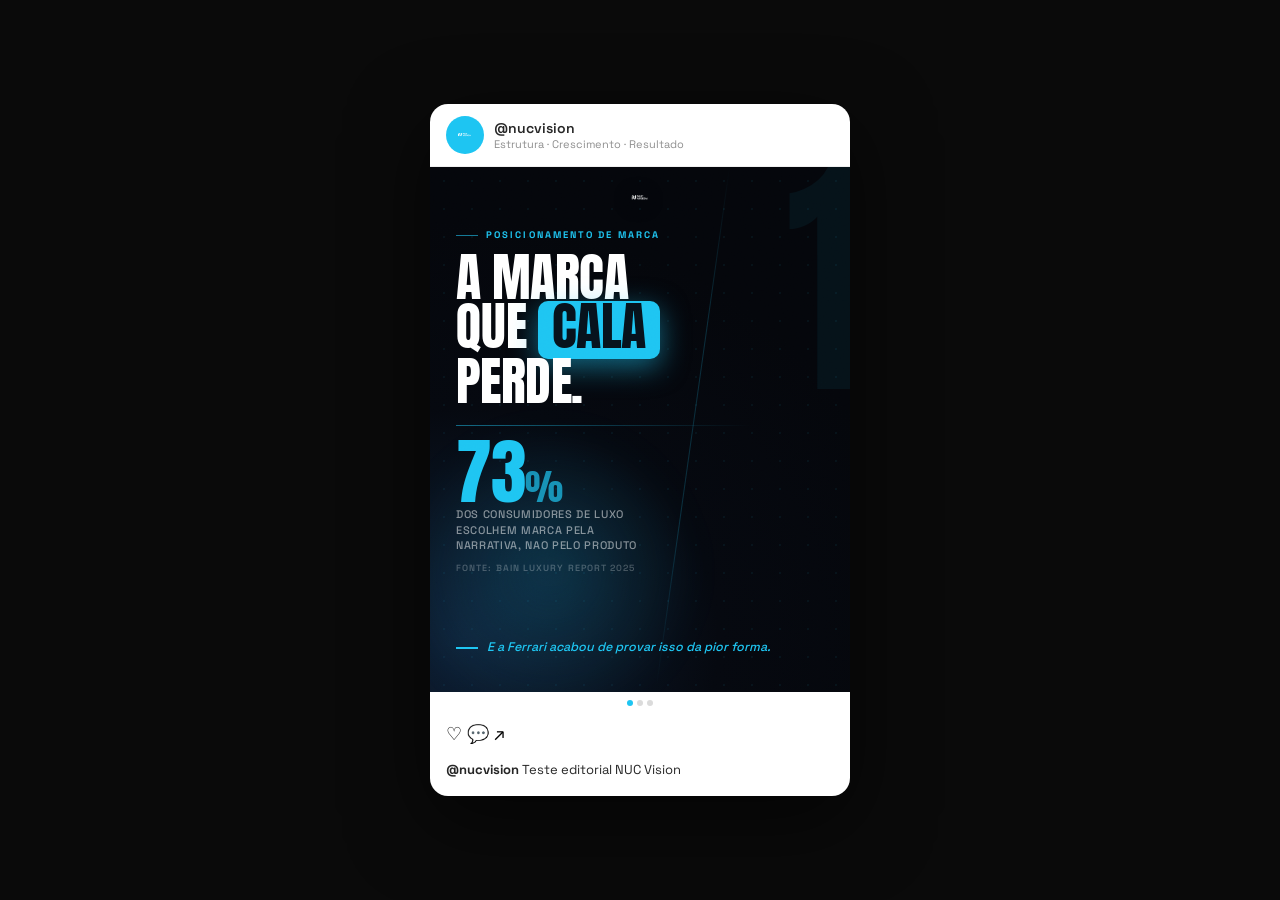
<file: previews/editorial-test.html>
<!DOCTYPE html>
<html lang="pt-BR">
<head>
<meta charset="UTF-8">
<title>NUC Vision Editorial</title>
<link rel="preconnect" href="https://fonts.googleapis.com"><link rel="preconnect" href="https://fonts.gstatic.com" crossorigin><link href="https://fonts.googleapis.com/css2?family=Anton&family=Space+Grotesk:wght@300;400;500;600;700&family=JetBrains+Mono:wght@400;700&display=swap" rel="stylesheet">
<style>
  * { margin:0; padding:0; box-sizing:border-box; }
  body { font-family:'Space Grotesk',sans-serif; background:#0a0a0a;
         min-height:100vh; display:flex; align-items:center; justify-content:center; padding:20px; }
  .display { font-family:'Anton',sans-serif; letter-spacing:-0.02em; line-height:0.88; text-transform:uppercase; font-weight:400; }
  .ig-frame { width:420px; max-width:420px; background:#fff; border-radius:18px; overflow:hidden; box-shadow:0 24px 80px rgba(0,0,0,0.6); }
  .ig-header { display:flex; align-items:center; gap:10px; padding:12px 16px; border-bottom:1px solid #efefef; }
  .ig-avatar { width:38px; height:38px; border-radius:50%; background:#1EC5F2; display:flex; align-items:center; justify-content:center; }
  .ig-handle { font-weight:600; font-size:14px; color:#262626; }
  .ig-sub { font-size:11px; color:#8e8e8e; }
  .carousel-viewport { width:420px; height:525px; aspect-ratio:4/5; overflow:hidden; position:relative; cursor:grab; }
  .carousel-track { display:flex; height:100%; transition:transform 0.3s ease; }
  .slide { flex-shrink:0; width:420px; height:525px; position:relative; overflow:hidden; }
  .ig-dots { display:flex; justify-content:center; gap:4px; padding:8px; }
  .ig-dots span { width:6px; height:6px; border-radius:50%; background:#dbdbdb; }
  .ig-dots span.active { background:#1EC5F2; }
  .ig-actions { display:flex; gap:14px; padding:8px 16px; font-size:18px; }
  .ig-caption { padding:8px 16px 16px; font-size:13px; color:#262626; line-height:1.4; }


/* ---------- CAMADA 1: FUNDO COM PROFUNDIDADE REAL ---------- */
.depth-bg {
  position: absolute; inset: 0; z-index: 0;
  background-size: cover; background-position: center;
  filter: blur(14px) brightness(0.55) saturate(1.05);   /* profundidade por BLUR, nao opacity */
  transform: scale(1.08);                                /* esconde borda do blur */
}
.depth-bg::after {                                       /* vinheta: foca o centro */
  content: ""; position: absolute; inset: 0;
  background: radial-gradient(120% 90% at 50% 42%,
              transparent 38%, rgba(0,0,0,.55) 100%);
}

/* ---------- CAMADA 2: RECORTE (sujeito) ANCORADO E INTEGRADO ---------- */
.subject {
  position: relative; display: inline-block; z-index: 2;
}
.subject > img {
  display: block; position: relative; z-index: 2;
  /* color match: alinha o recorte ao fundo escuro da cena */
  filter:
    brightness(0.96) contrast(1.06) saturate(1.04)
    drop-shadow(0 0 1px rgba(0,0,0,.35))                 /* feather/borda dura */
    drop-shadow(0 0 14px #1EC5F240);                    /* light wrap ciano sutil */
}
.subject::after {                                        /* SOMBRA DE CONTATO (o objeto toca o chao) */
  content: ""; position: absolute; z-index: 1;
  left: 8%; right: 8%; bottom: -4%;
  height: 9%;
  background: radial-gradient(closest-side,
              rgba(0,0,0,.62), rgba(0,0,0,0) 78%);
  filter: blur(10px);
  /* deslocada na direcao da luz (luz vem do alto-frente -> sombra um pouco pra baixo) */
}

/* ---------- CAMADA 3: GRAFISMO COM SOMBRA PROJETADA ---------- */
.card {
  position: relative; z-index: 3;
  background: rgba(14,20,30,.72);
  border: 1px solid rgba(255,255,255,.08);
  border-radius: 18px;
  backdrop-filter: blur(8px);
  box-shadow:
    0 24px 60px rgba(0,0,0,.55),                          /* sombra projetada -> descola do plano */
    inset 0 1px 0 rgba(255,255,255,.06);                  /* highlight de borda superior */
}
.cta {
  position: relative; z-index: 3;
  background: #1EC5F2;
  border-radius: 999px;
  box-shadow: 0 10px 30px #1EC5F266, 0 0 0 1px rgba(255,255,255,.12) inset;
}

/* ---------- GRAO GLOBAL (proibido fundo liso) ---------- */
.grain {
  position: absolute; inset: 0; z-index: 50; pointer-events: none;
  opacity: .07; mix-blend-mode: overlay;
  background-image: url("data:image/svg+xml;utf8,<svg xmlns='http://www.w3.org/2000/svg' width='120' height='120'><filter id='n'><feTurbulence type='fractalNoise' baseFrequency='0.9' numOctaves='2'/></filter><rect width='100%' height='100%' filter='url(%23n)'/></svg>");
  background-size: 180px 180px;
}

.display{font-family:'Anton',sans-serif;text-transform:uppercase;}</style>
</head>
<body>
<div class="ig-frame">
      <div class="ig-header">
        <div class="ig-avatar"><img src="[data-uri]" style="height:18px;filter:brightness(0) invert(1);"></div>
        <div><div class="ig-handle">@nucvision</div><div class="ig-sub">Estrutura · Crescimento · Resultado</div></div>
      </div>
      <div class="carousel-viewport"><div class="carousel-track"><div class="slide" style="overflow:hidden;
        background:radial-gradient(ellipse 110% 80% at 8% 90%, #0d1f35 0%, #05080F 55%, #04060b 100%);">

      <!-- grade de pontos sutil -->
      <div style="position:absolute;inset:0;z-index:0;pointer-events:none;
                  background-image:radial-gradient(circle,rgba(30,197,242,0.06) 1.2px,transparent 1.2px);
                  background-size:28px 28px;"></div>

      <!-- glow ciano canto inferior esquerdo -->
      <div style="position:absolute;bottom:-40px;left:-40px;width:320px;height:320px;z-index:1;
                  background:radial-gradient(circle,rgba(30,197,242,0.18),transparent 66%);
                  filter:blur(18px);pointer-events:none;"></div>

      <!-- linha diagonal decorativa -->
      <div style="position:absolute;top:0;right:120px;width:1px;height:100%;z-index:2;
                  background:linear-gradient(180deg,transparent,rgba(30,197,242,0.20) 30%,rgba(30,197,242,0.20) 70%,transparent);
                  transform:rotate(8deg);transform-origin:top center;"></div>

      <div style="position:absolute;top:20px;left:0;right:0;display:flex;justify-content:center;z-index:30;"><img src="[data-uri]" style="height:22px;width:auto;filter:brightness(0) invert(1) drop-shadow(0 2px 10px rgba(0,0,0,0.7));"></div>

      <!-- número gigante de fundo — elemento gráfico, não informação -->
      <div style="position:absolute;top:-18px;right:-12px;z-index:1;
                  font-family:'Anton',sans-serif;font-size:260px;line-height:1;
                  color:rgba(30,197,242,0.06);letter-spacing:-0.04em;user-select:none;">
        1
      </div>

      <!-- bloco de texto principal — ancorado à esquerda, alto -->
      <div style="position:absolute;top:62px;left:26px;right:26px;z-index:10;">
        <div style="font-family:'Space Grotesk',sans-serif;font-size:9.5px;font-weight:700;
                    letter-spacing:0.22em;text-transform:uppercase;color:#1EC5F2;
                    display:flex;align-items:center;gap:8px;margin-bottom:14px;">
          <div style="width:22px;height:1px;background:#1EC5F2;opacity:0.6;"></div>
          Posicionamento de Marca
        </div>

        <div style="font-family:'Anton',sans-serif;font-size:52px;line-height:0.88;
                    color:#fff;text-transform:uppercase;letter-spacing:-0.01em;">
          A MARCA<br>QUE
          <span style="background:#1EC5F2;color:#06121c;
                       padding:2px 14px 8px;border-radius:10px;display:inline-block;
                       box-shadow:0 8px 28px rgba(30,197,242,0.5);line-height:0.92;">
            CALA
          </span><br>PERDE.
        </div>
      </div>

      <!-- divisor horizontal -->
      <div style="position:absolute;top:258px;left:26px;right:100px;height:1px;z-index:10;
                  background:linear-gradient(90deg,rgba(30,197,242,0.5),transparent);"></div>

      <!-- stat central -->
      <div style="position:absolute;top:274px;left:26px;z-index:10;">
        <div style="font-family:'Anton',sans-serif;font-size:72px;line-height:0.86;
                    color:#1EC5F2;letter-spacing:-0.02em;">
          73<span style="font-size:36px;opacity:0.7;">%</span>
        </div>
        <div style="font-family:'Space Grotesk',sans-serif;font-size:11px;font-weight:500;
                    color:rgba(255,255,255,0.5);letter-spacing:0.06em;text-transform:uppercase;
                    margin-top:4px;max-width:200px;line-height:1.4;">
          dos consumidores de luxo escolhem marca pela narrativa, nao pelo produto
        </div>
        <div style="font-family:'Space Grotesk',sans-serif;font-size:9px;font-weight:600;
                    color:rgba(255,255,255,0.25);letter-spacing:0.12em;text-transform:uppercase;
                    margin-top:8px;">
          Fonte: Bain Luxury Report 2025
        </div>
      </div>

      <!-- ponte inferior -->
      <div style="position:absolute;bottom:0;left:0;right:0;z-index:10;padding:0 26px 36px;">
        <div style="display:flex;align-items:flex-start;gap:9px;">
          <div style="width:22px;height:2px;background:#1EC5F2;
                      flex-shrink:0;margin-top:9px;"></div>
          <span style="font-family:'Space Grotesk',sans-serif;font-size:12.5px;
                       font-style:italic;color:#1EC5F2;line-height:1.5;font-weight:500;">
            E a Ferrari acabou de provar isso da pior forma.
          </span>
        </div>
      </div>

      <div class="grain"></div>
    </div>
<div class="slide" style="overflow:hidden;background:#05080F;">

      <!-- faixa de cor no topo — elemento editorial -->
      <div style="position:absolute;top:0;left:0;right:0;height:4px;z-index:20;
                  background:linear-gradient(90deg,#1EC5F2,rgba(30,197,242,0.2));"></div>

      <div style="position:absolute;inset:0;z-index:0;pointer-events:none;
                  background-image:radial-gradient(circle,rgba(255,255,255,0.03) 1px,transparent 1px);
                  background-size:32px 32px;"></div>

      <div style="position:absolute;top:20px;left:0;right:0;display:flex;justify-content:center;z-index:30;"><img src="[data-uri]" style="height:22px;width:auto;filter:brightness(0) invert(1) drop-shadow(0 2px 10px rgba(0,0,0,0.7));"></div>

      <!-- label de seção -->
      <div style="position:absolute;top:56px;left:26px;z-index:10;
                  font-family:'Space Grotesk',sans-serif;font-size:9.5px;font-weight:700;
                  letter-spacing:0.22em;text-transform:uppercase;color:#1EC5F2;
                  display:flex;align-items:center;gap:8px;">
        <div style="width:22px;height:1px;background:#1EC5F2;opacity:0.6;"></div>
        Os Numeros
      </div>

      <!-- headline -->
      <div style="position:absolute;top:80px;left:26px;right:26px;z-index:10;">
        <div style="font-family:'Anton',sans-serif;font-size:38px;line-height:0.9;
                    color:#fff;text-transform:uppercase;">
          O QUE OS<br>DADOS
          <span style="background:#1EC5F2;color:#06121c;
                       padding:1px 12px 6px;border-radius:8px;
                       box-shadow:0 6px 22px rgba(30,197,242,0.45);">REVELAM</span>
        </div>
      </div>

      <!-- dois cards de stat lado a lado -->
      <div style="position:absolute;top:188px;left:26px;right:26px;z-index:10;display:flex;gap:12px;">

        <div style="flex:1;border-left:2px solid #1EC5F2;padding-left:14px;">
          <div style="font-family:'Anton',sans-serif;font-size:58px;line-height:0.86;
                      color:#fff;letter-spacing:-0.02em;">
            -18<span style="font-size:28px;color:#1EC5F2;">%</span>
          </div>
          <div style="font-family:'Space Grotesk',sans-serif;font-size:10.5px;font-weight:600;
                      color:rgba(255,255,255,0.5);text-transform:uppercase;letter-spacing:0.08em;
                      margin-top:6px;line-height:1.4;">
            Valor de marca Ferrari em 48h apos o lancamento
          </div>
        </div>

        <div style="flex:1;border-left:2px solid rgba(255,255,255,0.15);padding-left:14px;">
          <div style="font-family:'Anton',sans-serif;font-size:58px;line-height:0.86;
                      color:rgba(255,255,255,0.35);letter-spacing:-0.02em;">
            +12<span style="font-size:28px;color:rgba(255,255,255,0.2);">%</span>
          </div>
          <div style="font-family:'Space Grotesk',sans-serif;font-size:10.5px;font-weight:600;
                      color:rgba(255,255,255,0.25);text-transform:uppercase;letter-spacing:0.08em;
                      margin-top:6px;line-height:1.4;">
            Interesse em Lamborghini no mesmo periodo
          </div>
        </div>

      </div>

      <!-- linha separadora -->
      <div style="position:absolute;top:352px;left:26px;right:26px;height:1px;z-index:10;
                  background:rgba(255,255,255,0.07);"></div>

      <!-- insight textual -->
      <div style="position:absolute;top:366px;left:26px;right:26px;z-index:10;">
        <div style="font-family:'Space Grotesk',sans-serif;font-size:13px;
                    color:rgba(255,255,255,0.62);line-height:1.6;max-width:330px;">
          Nenhuma das duas mudou o carro. Uma mudou a narrativa. A outra deixou a narrativa falar por si.
        </div>
      </div>

      <!-- ponte -->
      <div style="position:absolute;bottom:0;left:0;right:0;z-index:10;padding:0 26px 36px;">
        <div style="display:flex;align-items:flex-start;gap:9px;">
          <div style="width:22px;height:2px;background:#1EC5F2;
                      flex-shrink:0;margin-top:9px;"></div>
          <span style="font-family:'Space Grotesk',sans-serif;font-size:12.5px;
                       font-style:italic;color:#1EC5F2;line-height:1.5;font-weight:500;">
            Mas quem realmente ganhou nao foi nenhuma das duas.
          </span>
        </div>
      </div>

      <div class="grain"></div>
    </div>
<div class="slide" style="overflow:hidden;
        background:radial-gradient(ellipse 100% 70% at 50% 100%, #0a1e14 0%, #05080F 60%, #030509 100%);">

      <div style="position:absolute;inset:0;z-index:0;pointer-events:none;
                  background-image:radial-gradient(circle,rgba(30,197,242,0.04) 1.2px,transparent 1.2px);
                  background-size:28px 28px;"></div>

      <!-- glow verde/ciano embaixo -->
      <div style="position:absolute;bottom:-60px;left:50%;transform:translateX(-50%);
                  width:380px;height:280px;z-index:1;
                  background:radial-gradient(ellipse,rgba(30,197,242,0.15),transparent 66%);
                  filter:blur(20px);pointer-events:none;"></div>

      <div style="position:absolute;top:20px;left:0;right:0;display:flex;justify-content:center;z-index:30;"><img src="[data-uri]" style="height:22px;width:auto;filter:brightness(0) invert(1) drop-shadow(0 2px 10px rgba(0,0,0,0.7));"></div>

      <div style="position:absolute;top:56px;left:26px;z-index:10;
                  font-family:'Space Grotesk',sans-serif;font-size:9.5px;font-weight:700;
                  letter-spacing:0.22em;text-transform:uppercase;color:#1EC5F2;
                  display:flex;align-items:center;gap:8px;">
        <div style="width:22px;height:1px;background:#1EC5F2;opacity:0.6;"></div>
        A Revelacao
      </div>

      <!-- citacao enorme centralizada -->
      <div style="position:absolute;top:92px;left:26px;right:26px;z-index:10;">

        <!-- aspas decorativas -->
        <div style="font-family:'Anton',sans-serif;font-size:100px;line-height:0.6;
                    color:#1EC5F2;opacity:0.2;margin-bottom:-8px;">"</div>

        <div style="font-family:'Anton',sans-serif;font-size:36px;line-height:0.95;
                    color:#fff;text-transform:uppercase;letter-spacing:-0.01em;">
          VELOCIDADE<br>VENDE
          <span style="background:#1EC5F2;color:#06121c;
                       padding:2px 12px 7px;border-radius:8px;
                       box-shadow:0 6px 22px rgba(30,197,242,0.5);">CARRO.</span><br>
          HISTORIA<br>VENDE
          <span style="font-style:normal;color:#1EC5F2;"> MARCA.</span>
        </div>
      </div>

      <!-- linha divisora -->
      <div style="position:absolute;top:326px;left:26px;width:60px;height:2px;z-index:10;
                  background:#1EC5F2;opacity:0.6;"></div>

      <!-- atribuicao -->
      <div style="position:absolute;top:342px;left:26px;right:26px;z-index:10;">
        <div style="font-family:'Space Grotesk',sans-serif;font-size:11px;
                    color:rgba(255,255,255,0.4);letter-spacing:0.1em;text-transform:uppercase;">
          NUC Vision — Analise de Mercado de Luxo
        </div>
      </div>

      <!-- texto de insight -->
      <div style="position:absolute;top:374px;left:26px;right:26px;z-index:10;">
        <div style="font-family:'Space Grotesk',sans-serif;font-size:13px;
                    color:rgba(255,255,255,0.6);line-height:1.6;max-width:330px;">
          Qualquer concorrente pode superar seu produto. Ninguem pode superar o que as pessoas sentem ao ver sua marca.
        </div>
      </div>

      <!-- CTA -->
      <div style="position:absolute;bottom:0;left:0;right:0;z-index:10;padding:0 26px 38px;">
        <div style="display:inline-block;background:#1EC5F2;color:#06121c;
                    font-family:'Space Grotesk',sans-serif;font-size:12px;font-weight:700;
                    letter-spacing:0.12em;text-transform:uppercase;
                    padding:14px 28px;border-radius:999px;
                    box-shadow:0 10px 30px rgba(30,197,242,0.45);">
          Salva esse post
        </div>
      </div>

      <div class="grain"></div>
    </div></div></div>
      <div class="ig-dots"><span class="active"></span><span></span><span></span></div>
      <div class="ig-actions">♡ 💬 ↗</div>
      <div class="ig-caption"><strong>@nucvision</strong> Teste editorial NUC Vision</div>
    </div>
<script>
      const track = document.querySelector('.carousel-track');
      const dots = document.querySelectorAll('.ig-dots span');
      let cur = 0;
      document.querySelector('.carousel-viewport').addEventListener('click', (e) => {
        const r = e.currentTarget.getBoundingClientRect();
        const x = e.clientX - r.left;
        if (x > r.width * 0.6 && cur < 3 - 1) cur++;
        else if (x < r.width * 0.4 && cur > 0) cur--;
        track.style.transform = `translateX(${-cur * 420}px)`;
        dots.forEach((d,i) => d.classList.toggle('active', i === cur));
      });
    </script>
</body>
</html>
</file>
